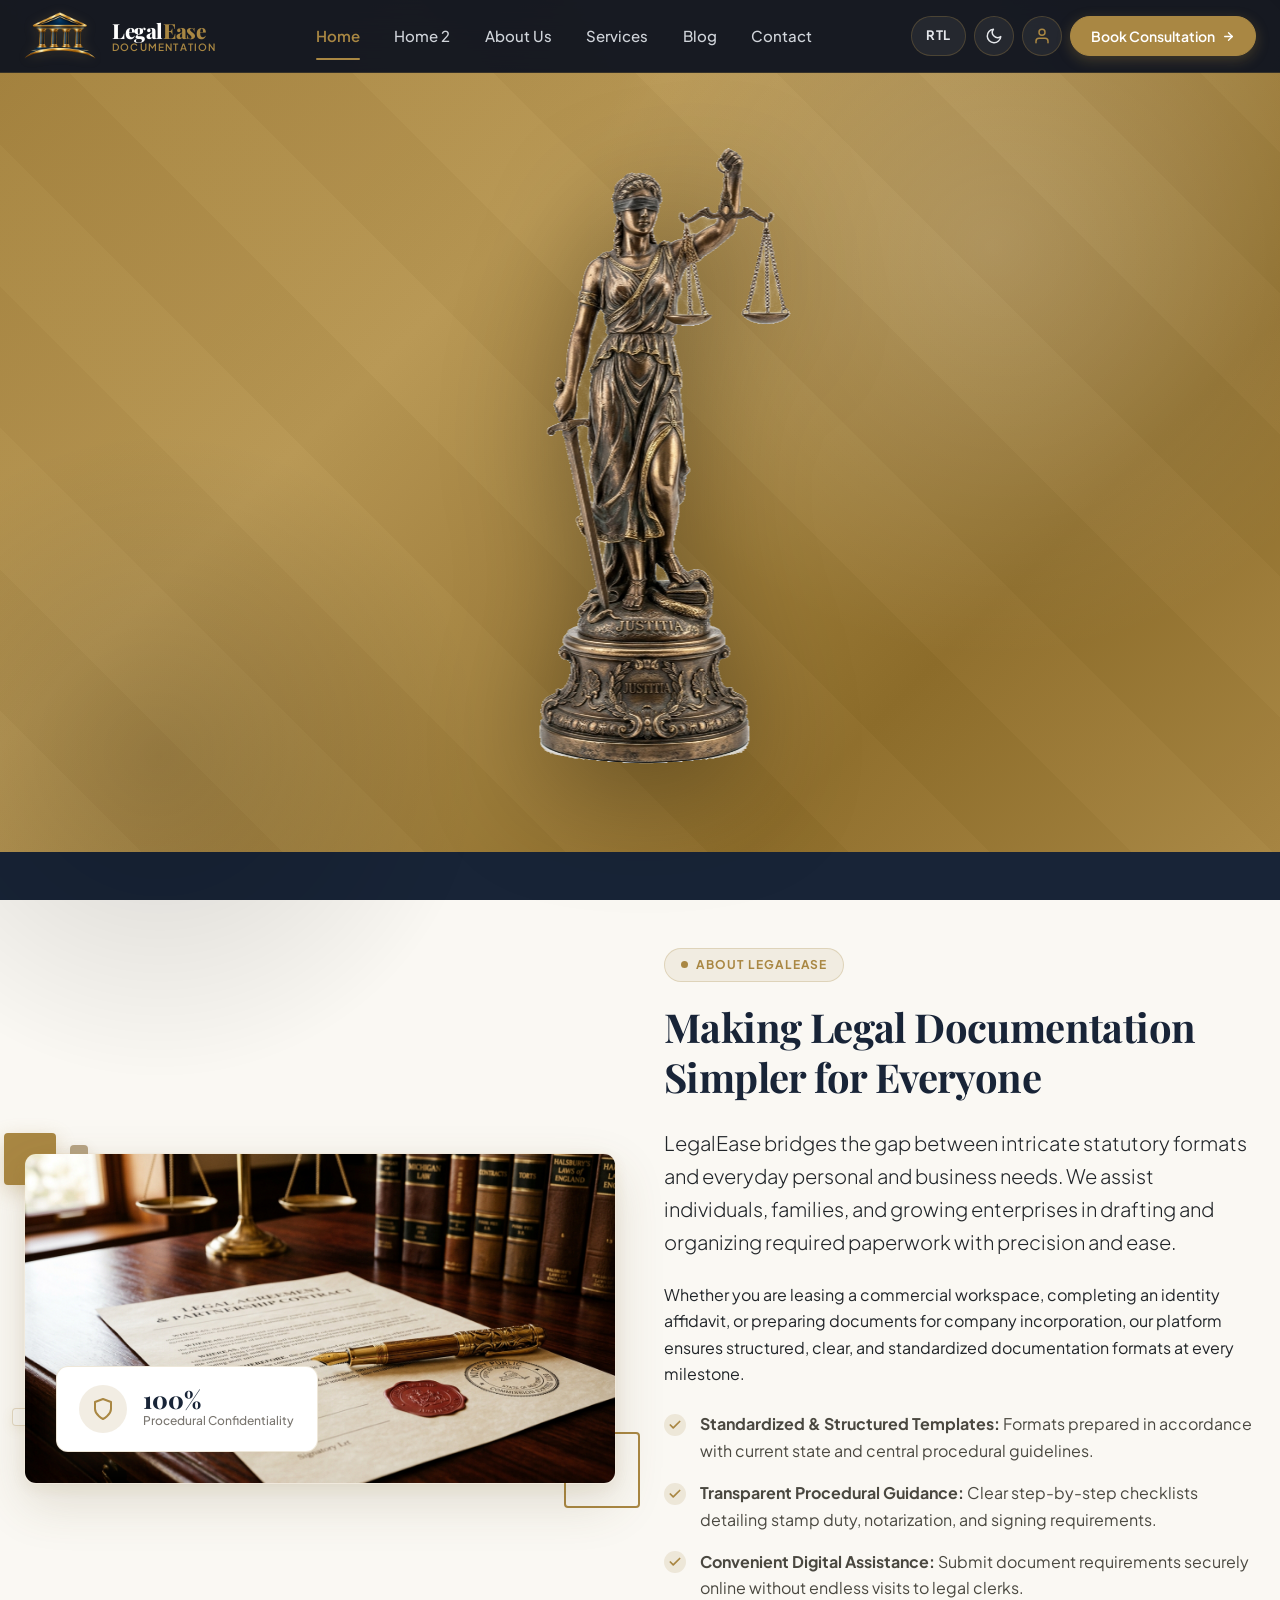
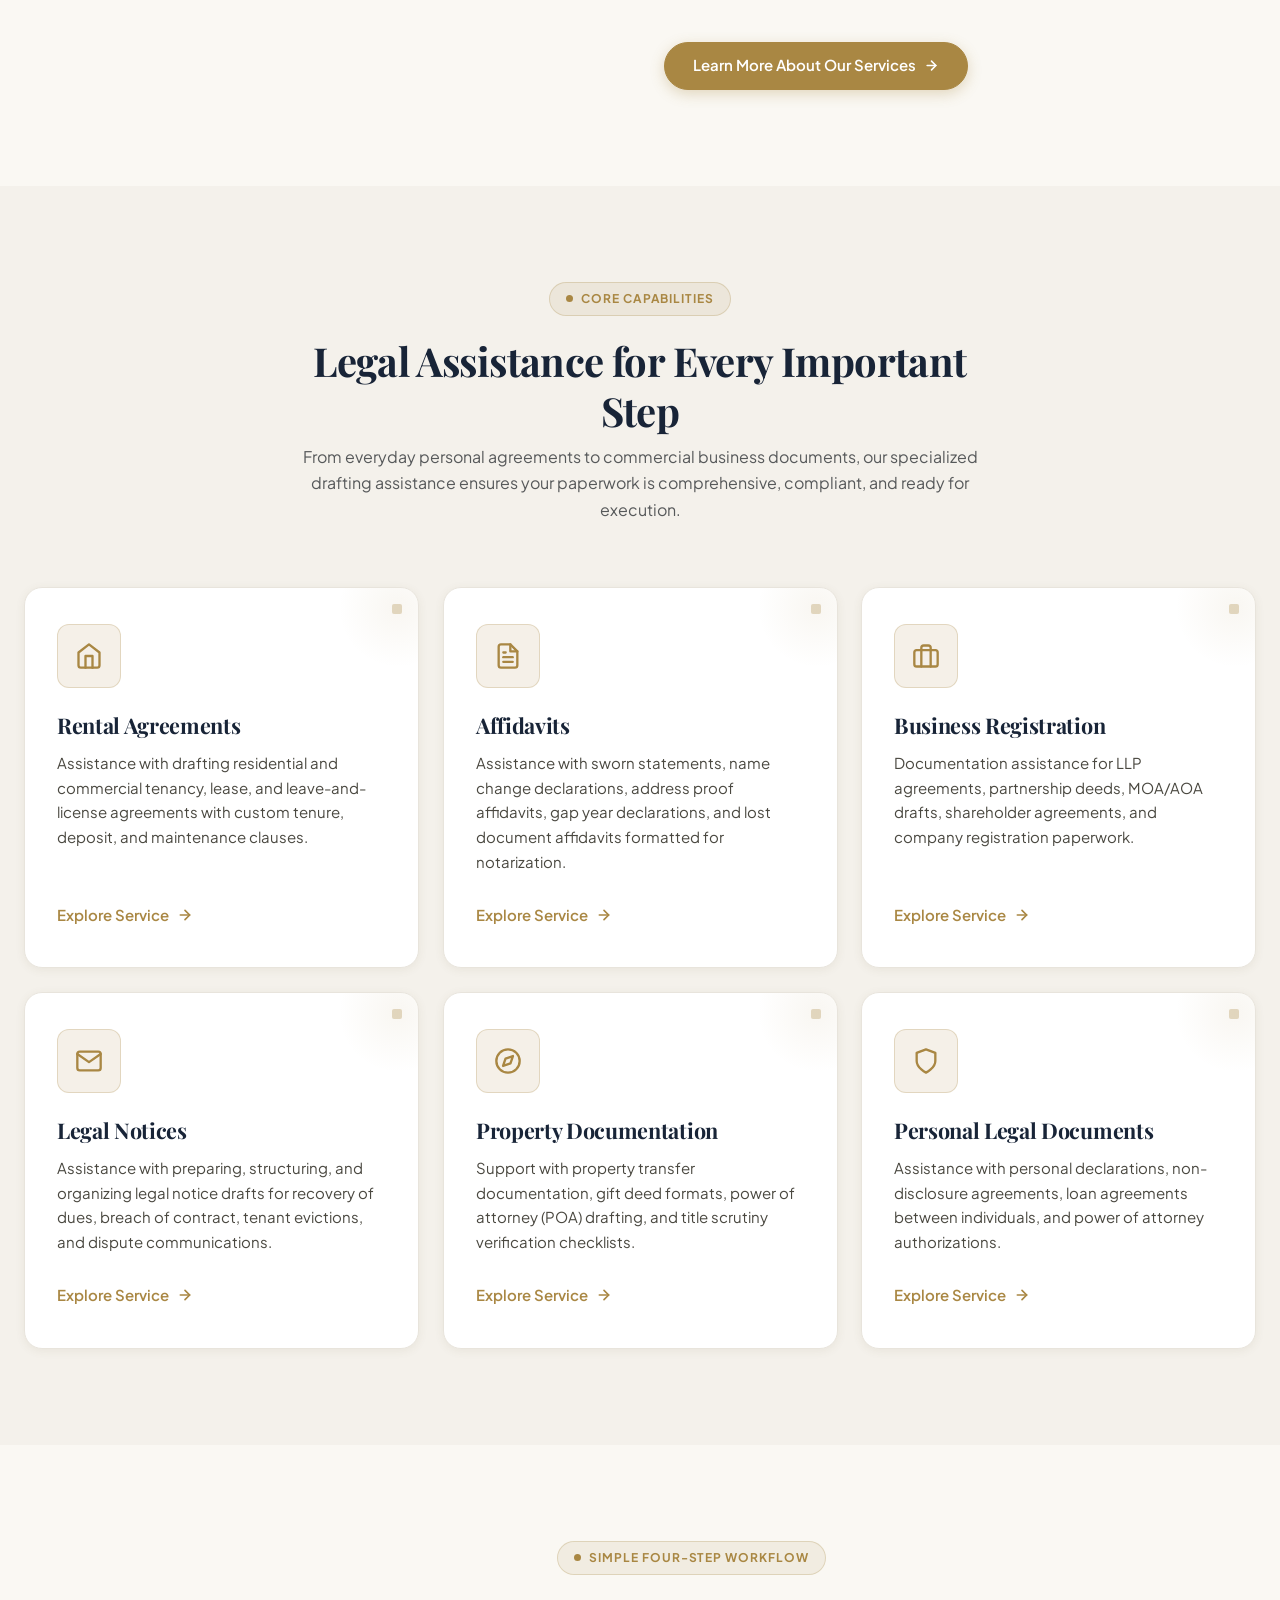
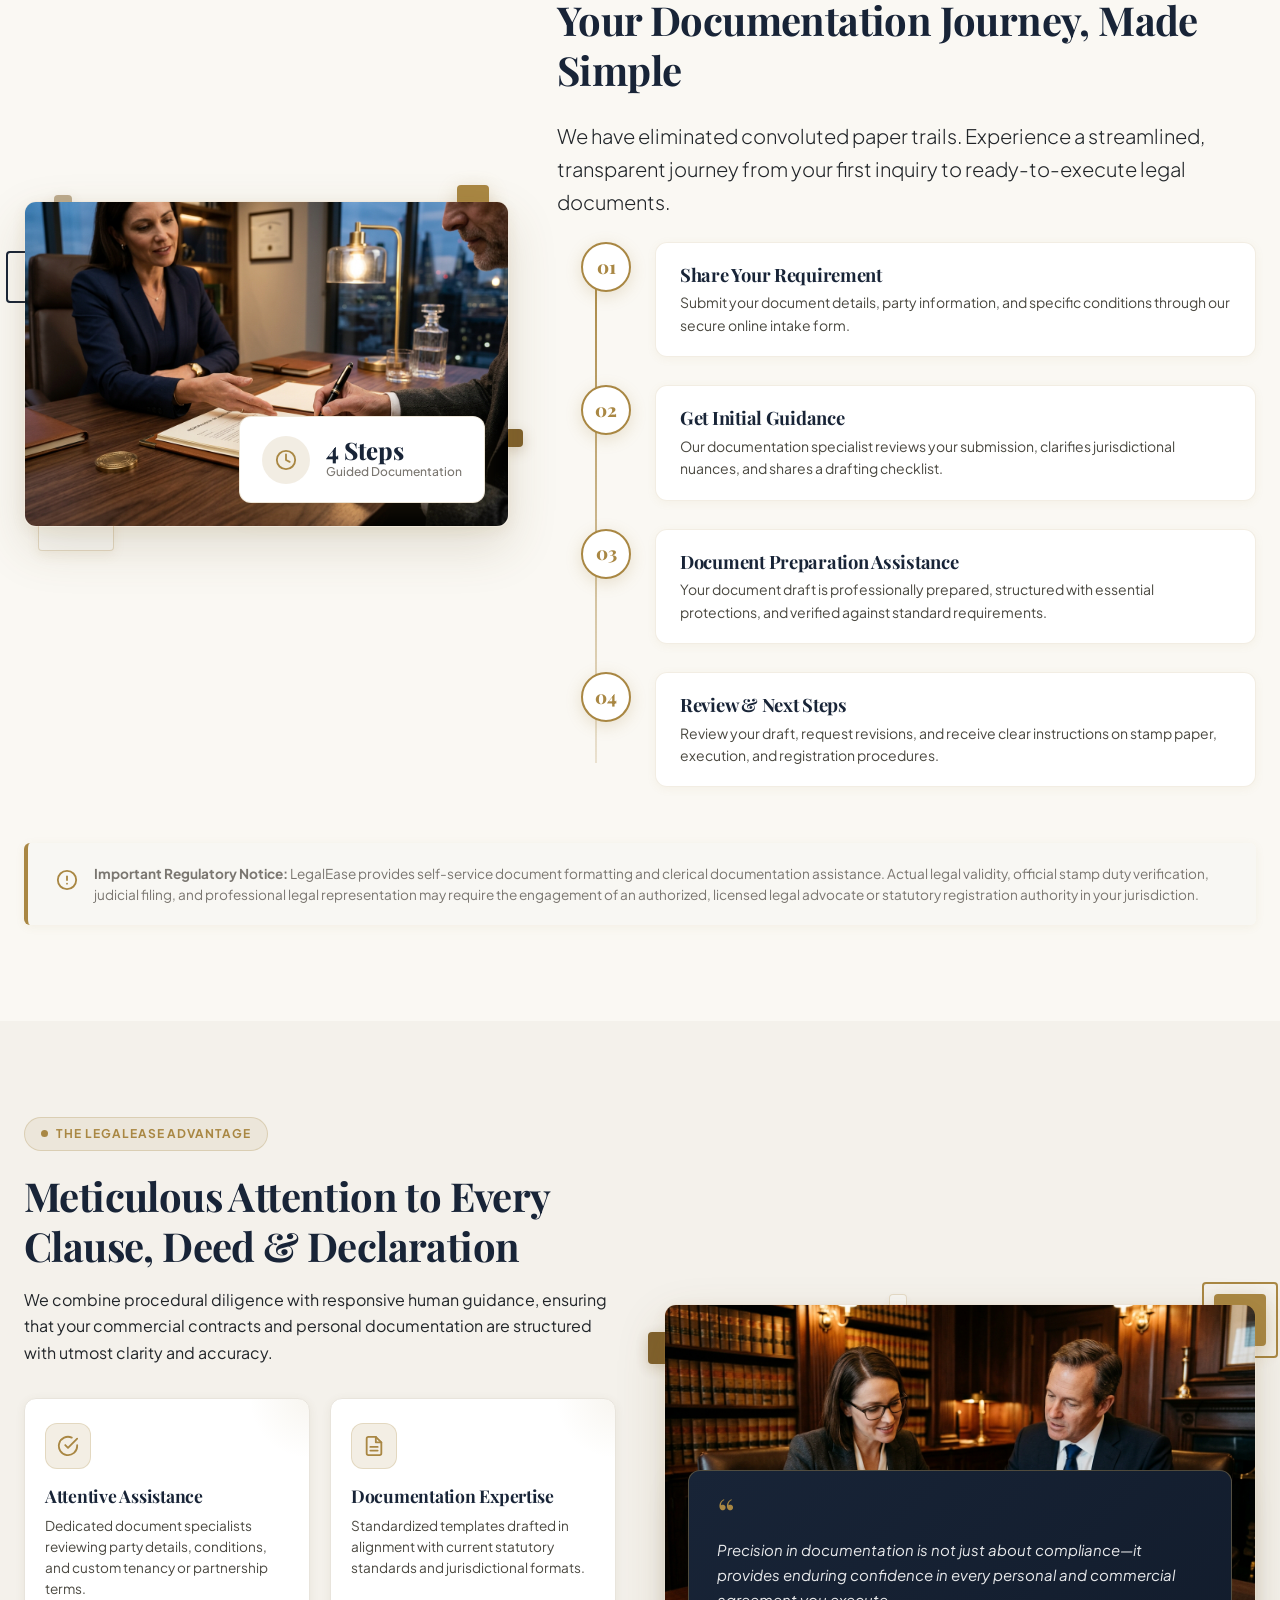
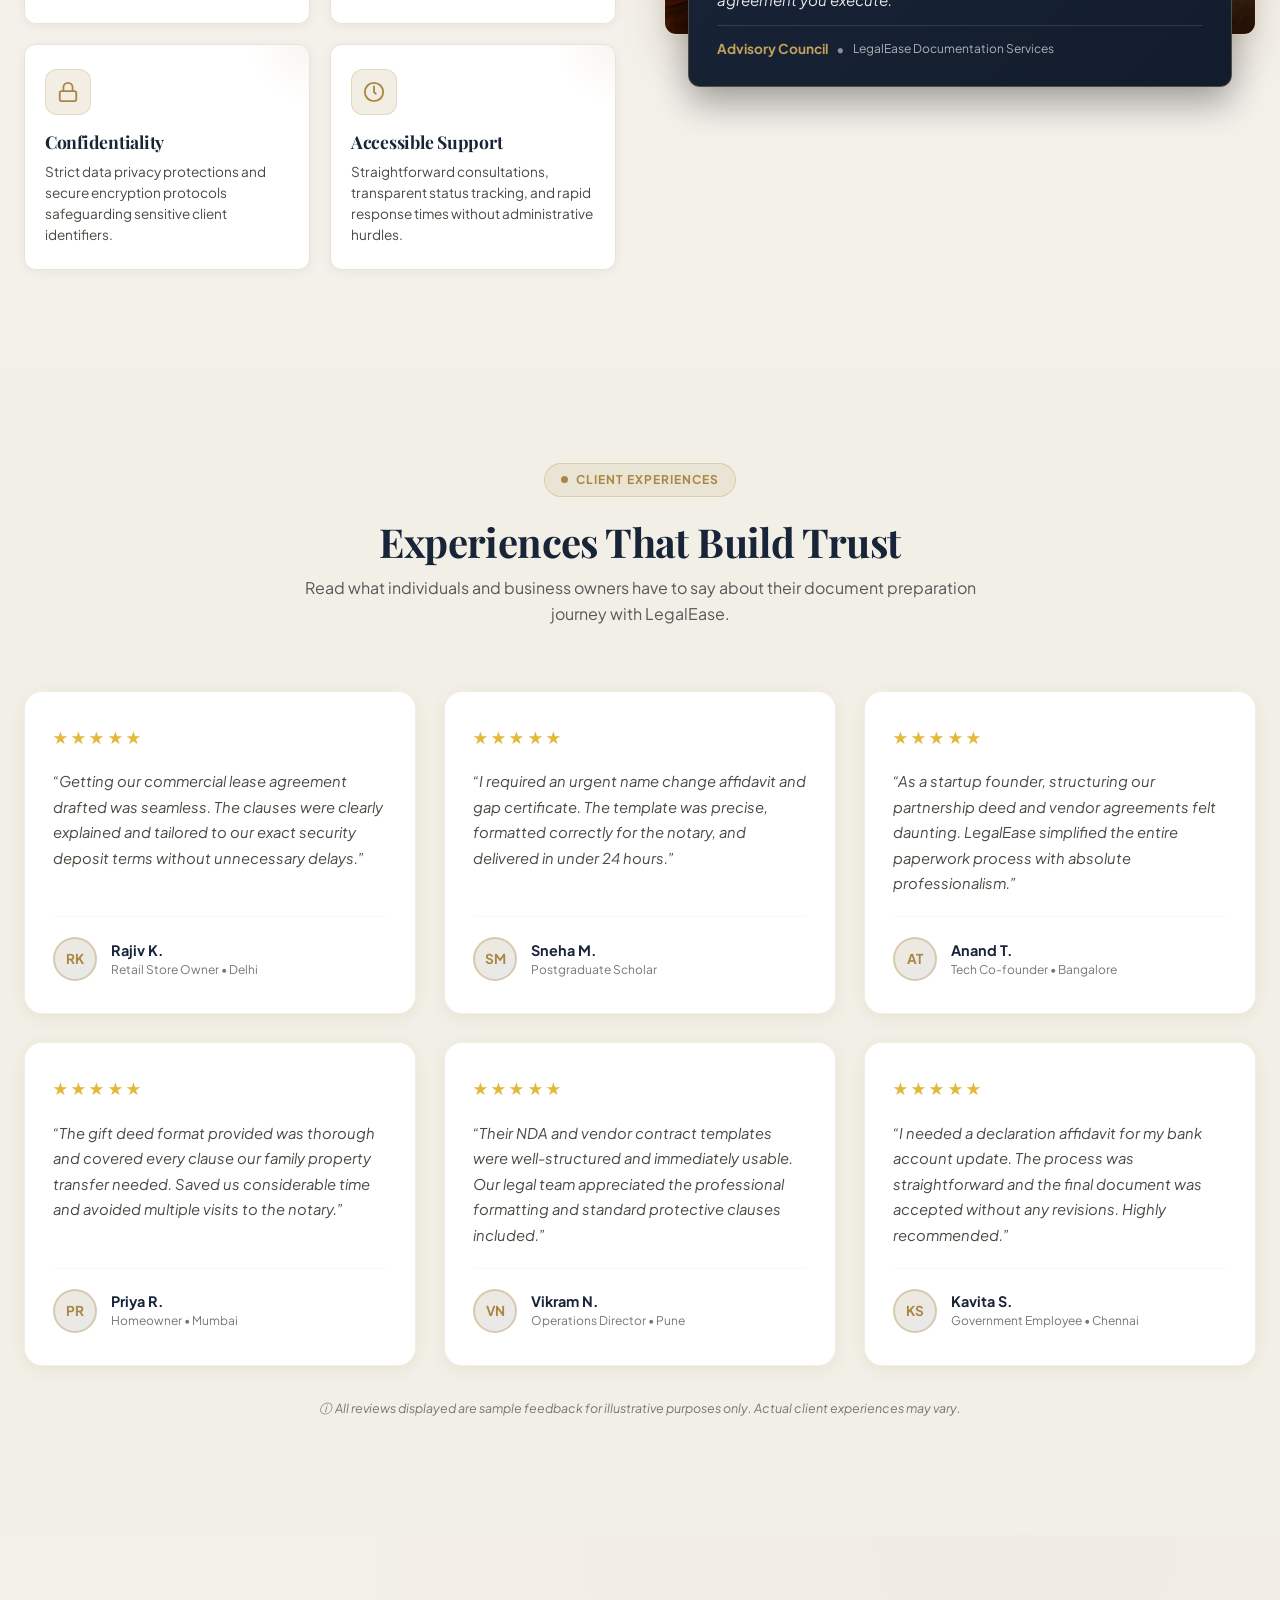
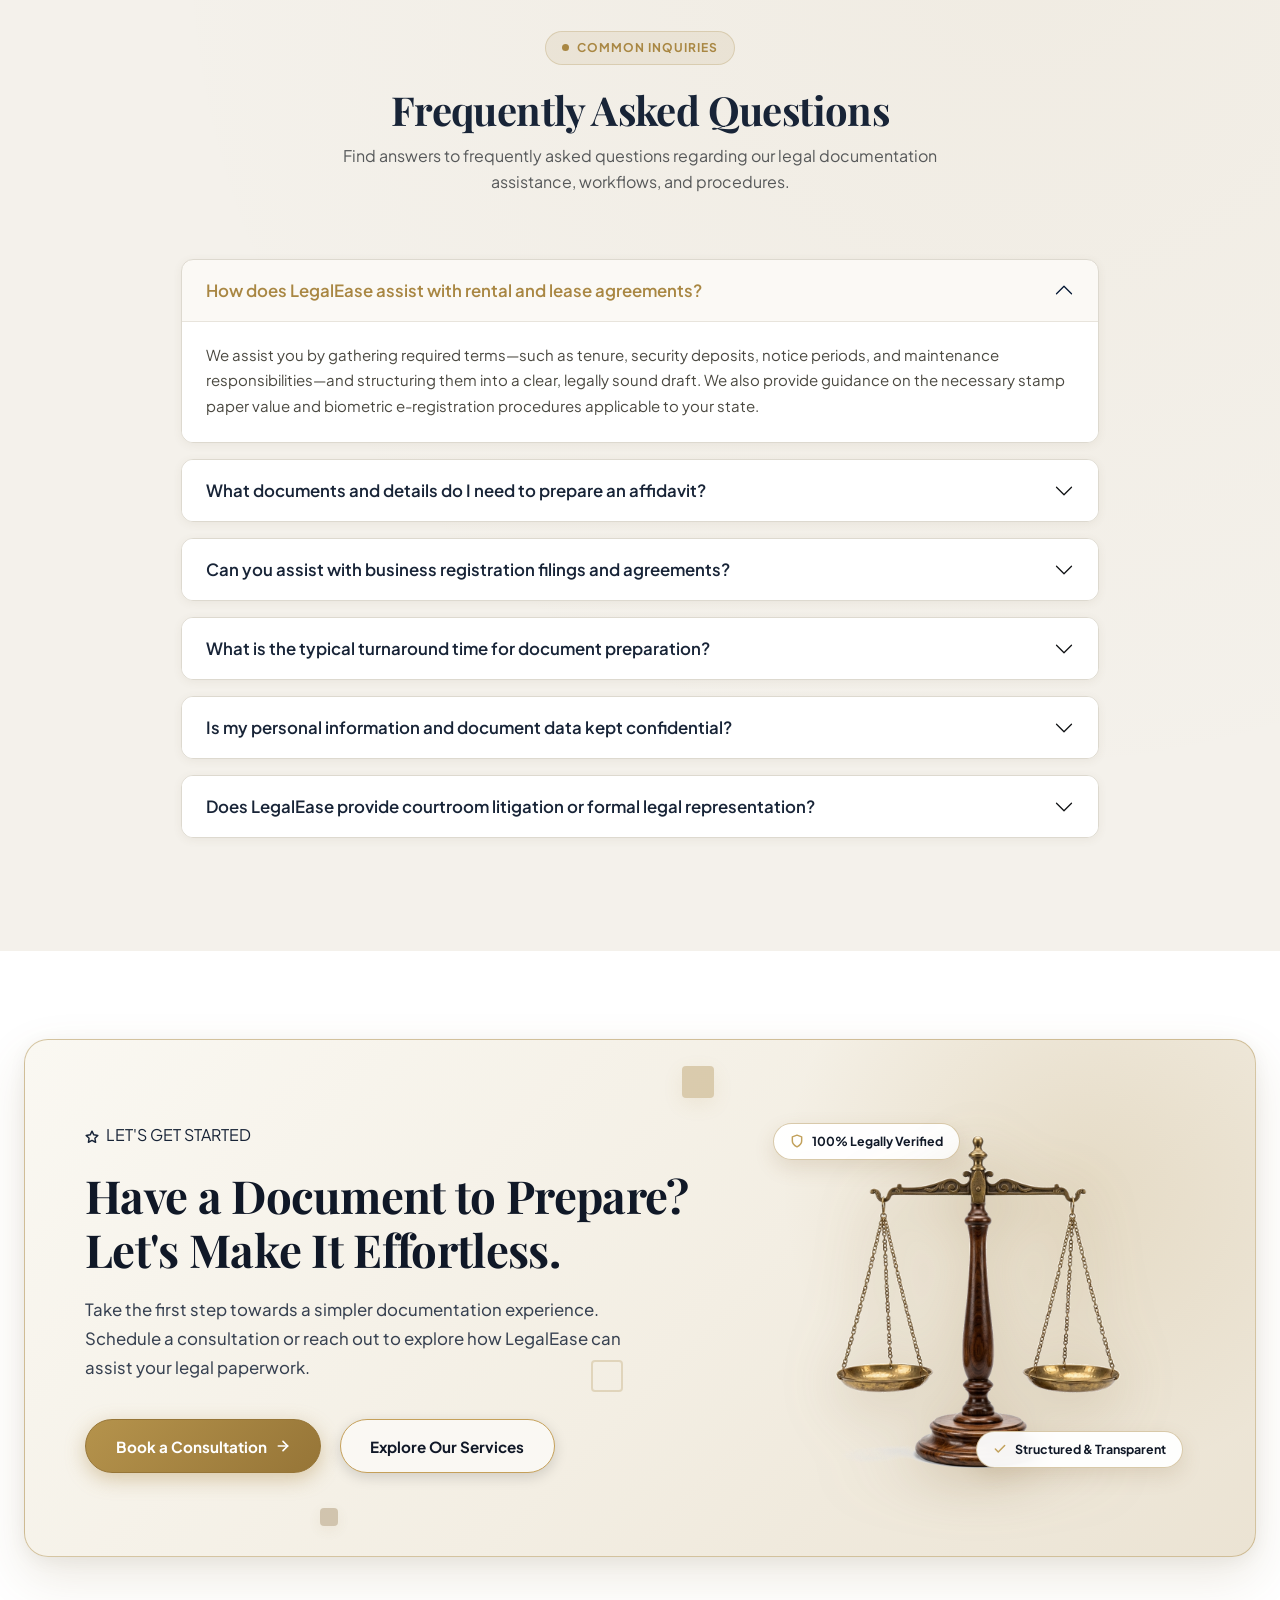
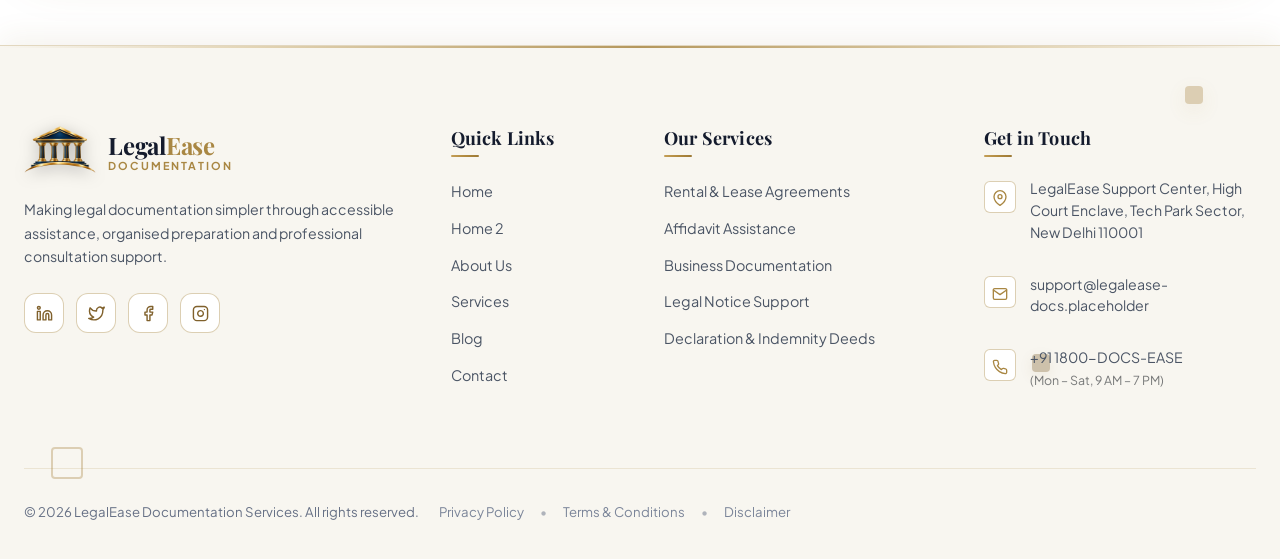
<file: index.html>
<!DOCTYPE html>
<html lang="en" dir="ltr" data-theme="light" data-bs-theme="light">

<head>
  <meta charset="UTF-8">
  <meta name="viewport" content="width=device-width, initial-scale=1.0">
  <meta http-equiv="X-UA-Compatible" content="ie=edge">

  <title>LegalEase – Modern Legal Documentation &amp; Consultation Services</title>
  <meta name="description"
    content="Navigate your legal documentation needs with clarity and confidence. Professional document assistance, rental agreements, affidavits, and business registration support.">
  <meta name="keywords"
    content="legal documentation, rental agreement, affidavits, business registration, legal notices, property documentation">

  <!-- Favicon & Brand Icons -->
  <link rel="icon" type="image/png" sizes="32x32" href="assets/icons/favicon-32x32.png">
  <link rel="icon" type="image/png" sizes="48x48" href="assets/icons/favicon-48x48.png">
  <link rel="icon" type="image/png" href="assets/icons/icon.png">
  <link rel="apple-touch-icon" sizes="192x192" href="assets/icons/favicon-192x192.png">

  <!-- Google Fonts: Playfair Display & Plus Jakarta Sans -->
  <link rel="preconnect" href="https://fonts.googleapis.com">
  <link rel="preconnect" href="https://fonts.gstatic.com" crossorigin>
  <link
    href="https://fonts.googleapis.com/css2?family=Playfair+Display:ital,wght@0,500;0,600;0,700;0,800;1,600&family=Plus+Jakarta+Sans:wght@300;400;500;600;700;800&display=swap"
    rel="stylesheet">

  <!-- Bootstrap 5 CSS -->
  <link href="https://cdn.jsdelivr.net/npm/bootstrap@5.3.3/dist/css/bootstrap.min.css" rel="stylesheet"
    integrity="sha384-QWTKZyjpPEjISv5WaRU9OFeRpok6YctnYmDr5pNlyT2bRjXh0JMhjY6hW+ALEwIH" crossorigin="anonymous">

  <!-- Custom Stylesheets -->
  <link rel="stylesheet" href="css/style.css">
  <link rel="stylesheet" href="css/components/cta.css">
  <!-- Reusable Shared Footer Styles -->
  <link rel="stylesheet" href="css/components/footer.css">
  <link rel="stylesheet" href="css/responsive.css">
</head>

<body>

  <!-- Reusable Navigation Bar Placeholder (Injected via js/navbar.js) -->
  <header id="main-navbar-container"></header>

  <!-- =========================================================================
       SECTION 1: HERO SECTION – Cinematic Two-Column Layout
       ========================================================================= -->

  <!-- Cinematic Fullscreen Backdrop (Stage 1 Dark Navy Background) -->
  <div class="hero-cinematic-backdrop" id="heroCinematicBackdrop" aria-hidden="true"></div>

  <section class="hero-wrapper" id="hero">
    <div class="hero-diagonal-overlay"></div>
    <div class="container container-custom">
      <!-- Main Floating Off-White Container -->
      <div class="hero-main-card">
        <div class="row align-items-center g-4 g-xl-5">

          <!-- LEFT: Text Content (Staggered continuous reveal during image flight) -->
          <div class="col-lg-6 col-xl-7 hero-left-content" id="heroTextContent">
            <div class="eyebrow-badge hero-reveal-item" id="heroEyebrow">
              <span class="pulse-dot"></span>
              <span>Trusted Legal Documentation</span>
            </div>

            <h1 class="hero-headline hero-reveal-item" id="heroHeadline">
              Legal Clarity.<br>
              Simplified Documents.<br>
              <span class="headline-gold">Confidence in Every Step.</span>
            </h1>

            <p class="hero-subheading hero-reveal-item" id="heroSubheading">
              Navigate your legal documentation needs with clarity and confidence. LegalEase makes document assistance
              and consultation services more accessible, simple and convenient.
            </p>

            <div class="hero-cta-group hero-reveal-item" id="heroCtaGroup">
              <a href="#consultationModal" class="btn btn-primary-custom" data-bs-toggle="modal"
                data-bs-target="#consultationModal">
                <span>Book a Consultation</span>
                <svg width="15" height="15" viewBox="0 0 24 24" fill="none" stroke="currentColor" stroke-width="2.5"
                  stroke-linecap="round" stroke-linejoin="round" class="cta-arrow">
                  <line x1="5" y1="12" x2="19" y2="12"></line>
                  <polyline points="12 5 19 12 12 19"></polyline>
                </svg>
              </a>
              <a href="#services" class="btn btn-secondary-custom">
                <span>Explore Services</span>
                <svg width="15" height="15" viewBox="0 0 24 24" fill="none" stroke="currentColor" stroke-width="2"
                  stroke-linecap="round" stroke-linejoin="round">
                  <path d="M7 17l9.2-9.2M17 17V7H7"></path>
                </svg>
              </a>
            </div>

            <!-- Partner Logo Bar -->
            <div class="hero-partners hero-reveal-item" id="heroPartners">
              <div class="hero-partners-label">Institutional &amp; Verification Partners</div>
              <div class="partner-logo-list">
                <div class="partner-logo-item" title="FactFix Verification">
                  <svg width="18" height="18" viewBox="0 0 24 24" fill="none" stroke="currentColor" stroke-width="2"
                    stroke-linecap="round" stroke-linejoin="round">
                    <polygon points="12 2 2 7 12 12 22 7 12 2"></polygon>
                    <polyline points="2 17 12 22 22 17"></polyline>
                    <polyline points="2 12 12 17 22 12"></polyline>
                  </svg>
                  <span>FactFix</span>
                </div>
                <div class="partner-logo-item" title="Probiz Enterprise">
                  <svg width="18" height="18" viewBox="0 0 24 24" fill="none" stroke="currentColor" stroke-width="2"
                    stroke-linecap="round" stroke-linejoin="round">
                    <rect x="2" y="7" width="20" height="14" rx="2" ry="2"></rect>
                    <path d="M16 21V5a2 2 0 0 0-2-2h-4a2 2 0 0 0-2 2v16"></path>
                  </svg>
                  <span>Pr&#243;biz</span>
                </div>
                <div class="partner-logo-item" title="MeetHub Collaborative">
                  <svg width="18" height="18" viewBox="0 0 24 24" fill="none" stroke="currentColor" stroke-width="2"
                    stroke-linecap="round" stroke-linejoin="round">
                    <path d="M17 21v-2a4 4 0 0 0-4-4H5a4 4 0 0 0-4 4v2"></path>
                    <circle cx="9" cy="7" r="4"></circle>
                    <path d="M23 21v-2a4 4 0 0 0-3-3.87"></path>
                    <path d="M16 3.13a4 4 0 0 1 0 7.75"></path>
                  </svg>
                  <span>MeetHub</span>
                </div>
              </div>
            </div>
          </div>

          <!-- RIGHT: Lady Justice Image – Continuous Single Element Transition -->
          <div class="col-lg-6 col-xl-5 hero-statue-col" id="heroStatueCol">
            <div class="statue-container">
              <!-- Geometric cluster accents (revealed after arrival) -->
              <div class="geo-decoration-group hero-geo-reveal" id="heroStatueGeo">
                <span class="geo-square geo-square-gold geo-square-sm" style="top:-16px;right:20px;"></span>
                <span class="geo-square geo-square-outline geo-square-md" style="top:40px;right:-20px;"></span>
                <span class="geo-square geo-square-bronze geo-square-xs" style="top:10px;right:56px;opacity:0.6;"></span>
                <span class="geo-square geo-square-light geo-square-sm" style="bottom:60px;left:-14px;"></span>
                <span class="geo-square geo-square-outline geo-square-sm" style="bottom:-16px;right:50px;"></span>
              </div>
              <!-- Dedicated Single-Element Motion Wrap -->
              <div class="statue-motion-wrap" id="statueMotionWrap">
                <img src="assets/images/lady-justice-statue.png"
                     alt="Lady Justice bronze statue with scales and sword"
                     class="statue-img" id="heroStatueImg"
                     width="420" height="580" loading="eager">
              </div>
            </div>
          </div>

        </div>
      </div>
    </div>
  </section>

  <!-- =========================================================================
       SECTION 2: ABOUT / INTRODUCTION (Asymmetric with Floating Geometric Squares)
       ========================================================================= -->
  <section class="about-section section-spacing" id="about">
    <div class="container container-custom">
      <div class="row align-items-center g-5">
        <!-- Visual Column with Floating Geometric Squares -->
        <div class="col-lg-6 about-img-col reveal-on-scroll">
          <div class="editorial-image-wrapper">
            <!-- Floating Geometric Square Decorations – COMPOSITION 1: Corner Cluster -->
            <div class="geo-decoration-group">
              <!-- Primary gold corner anchor -->
              <span class="geo-square geo-square-gold geo-square-md" style="top: -20px; left: -20px;"></span>
              <!-- Two smaller bronze squares staggered -->
              <span class="geo-square geo-square-bronze geo-square-sm"
                style="top: 28px; left: 18px; opacity: 0.72;"></span>
              <span class="geo-square geo-square-bronze geo-square-xs"
                style="top: -8px; left: 46px; opacity: 0.55;"></span>
              <!-- Right-side large outlined depth square -->
              <span class="geo-square geo-square-outline geo-square-lg" style="bottom: -24px; right: -24px;"></span>
              <!-- Navy accent bottom-right -->
              <span class="geo-square geo-square-navy geo-square-sm"
                style="bottom: 30px; right: 8px; opacity: 0.45;"></span>
              <!-- Off-white floating left -->
              <span class="geo-square geo-square-light geo-square-xs" style="bottom: 58px; left: -12px;"></span>
            </div>

            <img src="assets/images/about-legal-document.jpg"
              alt="Official legal contract document with fountain pen and balance scale" class="editorial-img"
              width="600" height="480" loading="lazy">

            <div class="about-floating-badge">
              <div class="badge-icon-box">
                <svg width="24" height="24" viewBox="0 0 24 24" fill="none" stroke="currentColor" stroke-width="2"
                  stroke-linecap="round" stroke-linejoin="round">
                  <path d="M12 22s8-4 8-10V5l-8-3-8 3v7c0 6 8 10 8 10z"></path>
                </svg>
              </div>
              <div class="about-badge-text">
                <span class="about-badge-number">100%</span>
                <span class="about-badge-label">Procedural Confidentiality</span>
              </div>
            </div>
          </div>
        </div>

        <!-- Content Column -->
        <div class="col-lg-6 reveal-on-scroll">
          <div class="eyebrow-badge">
            <span class="pulse-dot"></span>
            <span>About LegalEase</span>
          </div>

          <h2 class="display-6 font-serif mb-4">
            Making Legal Documentation Simpler for Everyone
          </h2>

          <p class="lead text-body mb-4">
            LegalEase bridges the gap between intricate statutory formats and everyday personal and business needs. We
            assist individuals, families, and growing enterprises in drafting and organizing required paperwork with
            precision and ease.
          </p>

          <p class="text-body mb-4">
            Whether you are leasing a commercial workspace, completing an identity affidavit, or preparing documents for
            company incorporation, our platform ensures structured, clear, and standardized documentation formats at
            every milestone.
          </p>

          <ul class="about-feature-list">
            <li class="about-feature-item">
              <span class="about-check-icon">
                <svg width="14" height="14" viewBox="0 0 24 24" fill="none" stroke="currentColor" stroke-width="3"
                  stroke-linecap="round" stroke-linejoin="round">
                  <polyline points="20 6 9 17 4 12"></polyline>
                </svg>
              </span>
              <div>
                <strong>Standardized &amp; Structured Templates:</strong> Formats prepared in accordance with current
                state and central procedural guidelines.
              </div>
            </li>
            <li class="about-feature-item">
              <span class="about-check-icon">
                <svg width="14" height="14" viewBox="0 0 24 24" fill="none" stroke="currentColor" stroke-width="3"
                  stroke-linecap="round" stroke-linejoin="round">
                  <polyline points="20 6 9 17 4 12"></polyline>
                </svg>
              </span>
              <div>
                <strong>Transparent Procedural Guidance:</strong> Clear step-by-step checklists detailing stamp duty,
                notarization, and signing requirements.
              </div>
            </li>
            <li class="about-feature-item">
              <span class="about-check-icon">
                <svg width="14" height="14" viewBox="0 0 24 24" fill="none" stroke="currentColor" stroke-width="3"
                  stroke-linecap="round" stroke-linejoin="round">
                  <polyline points="20 6 9 17 4 12"></polyline>
                </svg>
              </span>
              <div>
                <strong>Convenient Digital Assistance:</strong> Submit document requirements securely online without
                endless visits to legal clerks.
              </div>
            </li>
          </ul>

          <div class="d-flex align-items-center gap-3 pt-2">
            <a href="#services" class="btn btn-primary-custom">
              <span>Learn More About Our Services</span>
              <svg width="15" height="15" viewBox="0 0 24 24" fill="none" stroke="currentColor" stroke-width="2.5"
                stroke-linecap="round" stroke-linejoin="round" class="cta-arrow">
                <line x1="5" y1="12" x2="19" y2="12"></line>
                <polyline points="12 5 19 12 12 19"></polyline>
              </svg>
            </a>
          </div>
        </div>
      </div>
    </div>
  </section>

  <!-- =========================================================================
       SECTION 3: SERVICES OVERVIEW (6 Cards with Refined Geometric Accents)
       ========================================================================= -->
  <section class="services-section section-spacing" id="services">
    <div class="container container-custom">
      <div class="section-header-center reveal-on-scroll">
        <div class="eyebrow-badge">
          <span class="pulse-dot"></span>
          <span>Core Capabilities</span>
        </div>
        <h2 class="display-6 font-serif">
          Legal Assistance for Every Important Step
        </h2>
        <p class="text-muted">
          From everyday personal agreements to commercial business documents, our specialized drafting assistance
          ensures your paperwork is comprehensive, compliant, and ready for execution.
        </p>
      </div>

      <div class="row g-4">
        <!-- Card 1: Rental Agreements -->
        <div class="col-md-6 col-lg-4 reveal-on-scroll">
          <div class="service-card">
            <span class="service-card-corner-badge" aria-hidden="true"></span>
            <div>
              <div class="service-icon-box">
                <svg width="28" height="28" viewBox="0 0 24 24" fill="none" stroke="currentColor" stroke-width="2"
                  stroke-linecap="round" stroke-linejoin="round">
                  <path d="M3 9l9-7 9 7v11a2 2 0 0 1-2 2H5a2 2 0 0 1-2-2z"></path>
                  <polyline points="9 22 9 12 15 12 15 22"></polyline>
                </svg>
              </div>
              <h3 class="service-title">Rental Agreements</h3>
              <p class="service-desc">
                Assistance with drafting residential and commercial tenancy, lease, and leave-and-license agreements
                with custom tenure, deposit, and maintenance clauses.
              </p>
            </div>
            <a href="#consultationModal" data-bs-toggle="modal" class="btn-text-custom">
              <span>Explore Service</span>
              <svg width="16" height="16" viewBox="0 0 24 24" fill="none" stroke="currentColor" stroke-width="2.5"
                stroke-linecap="round" stroke-linejoin="round">
                <line x1="5" y1="12" x2="19" y2="12"></line>
                <polyline points="12 5 19 12 12 19"></polyline>
              </svg>
            </a>
          </div>
        </div>

        <!-- Card 2: Affidavits -->
        <div class="col-md-6 col-lg-4 reveal-on-scroll">
          <div class="service-card">
            <span class="service-card-corner-badge" aria-hidden="true"></span>
            <div>
              <div class="service-icon-box">
                <svg width="28" height="28" viewBox="0 0 24 24" fill="none" stroke="currentColor" stroke-width="2"
                  stroke-linecap="round" stroke-linejoin="round">
                  <path d="M14 2H6a2 2 0 0 0-2 2v16a2 2 0 0 0 2 2h12a2 2 0 0 0 2-2V8z"></path>
                  <polyline points="14 2 14 8 20 8"></polyline>
                  <line x1="16" y1="13" x2="8" y2="13"></line>
                  <line x1="16" y1="17" x2="8" y2="17"></line>
                  <polyline points="10 9 9 9 8 9"></polyline>
                </svg>
              </div>
              <h3 class="service-title">Affidavits</h3>
              <p class="service-desc">
                Assistance with sworn statements, name change declarations, address proof affidavits, gap year
                declarations, and lost document affidavits formatted for notarization.
              </p>
            </div>
            <a href="#consultationModal" data-bs-toggle="modal" class="btn-text-custom">
              <span>Explore Service</span>
              <svg width="16" height="16" viewBox="0 0 24 24" fill="none" stroke="currentColor" stroke-width="2.5"
                stroke-linecap="round" stroke-linejoin="round">
                <line x1="5" y1="12" x2="19" y2="12"></line>
                <polyline points="12 5 19 12 12 19"></polyline>
              </svg>
            </a>
          </div>
        </div>

        <!-- Card 3: Business Registration -->
        <div class="col-md-6 col-lg-4 reveal-on-scroll">
          <div class="service-card">
            <span class="service-card-corner-badge" aria-hidden="true"></span>
            <div>
              <div class="service-icon-box">
                <svg width="28" height="28" viewBox="0 0 24 24" fill="none" stroke="currentColor" stroke-width="2"
                  stroke-linecap="round" stroke-linejoin="round">
                  <rect x="2" y="7" width="20" height="14" rx="2" ry="2"></rect>
                  <path d="M16 21V5a2 2 0 0 0-2-2h-4a2 2 0 0 0-2 2v16"></path>
                </svg>
              </div>
              <h3 class="service-title">Business Registration</h3>
              <p class="service-desc">
                Documentation assistance for LLP agreements, partnership deeds, MOA/AOA drafts, shareholder agreements,
                and company registration paperwork.
              </p>
            </div>
            <a href="#consultationModal" data-bs-toggle="modal" class="btn-text-custom">
              <span>Explore Service</span>
              <svg width="16" height="16" viewBox="0 0 24 24" fill="none" stroke="currentColor" stroke-width="2.5"
                stroke-linecap="round" stroke-linejoin="round">
                <line x1="5" y1="12" x2="19" y2="12"></line>
                <polyline points="12 5 19 12 12 19"></polyline>
              </svg>
            </a>
          </div>
        </div>

        <!-- Card 4: Legal Notices -->
        <div class="col-md-6 col-lg-4 reveal-on-scroll">
          <div class="service-card">
            <span class="service-card-corner-badge" aria-hidden="true"></span>
            <div>
              <div class="service-icon-box">
                <svg width="28" height="28" viewBox="0 0 24 24" fill="none" stroke="currentColor" stroke-width="2"
                  stroke-linecap="round" stroke-linejoin="round">
                  <path d="M4 4h16c1.1 0 2 .9 2 2v12c0 1.1-.9 2-2 2H4c-1.1 0-2-.9-2-2V6c0-1.1.9-2 2-2z"></path>
                  <polyline points="22,6 12,13 2,6"></polyline>
                </svg>
              </div>
              <h3 class="service-title">Legal Notices</h3>
              <p class="service-desc">
                Assistance with preparing, structuring, and organizing legal notice drafts for recovery of dues, breach
                of contract, tenant evictions, and dispute communications.
              </p>
            </div>
            <a href="#consultationModal" data-bs-toggle="modal" class="btn-text-custom">
              <span>Explore Service</span>
              <svg width="16" height="16" viewBox="0 0 24 24" fill="none" stroke="currentColor" stroke-width="2.5"
                stroke-linecap="round" stroke-linejoin="round">
                <line x1="5" y1="12" x2="19" y2="12"></line>
                <polyline points="12 5 19 12 12 19"></polyline>
              </svg>
            </a>
          </div>
        </div>

        <!-- Card 5: Property Documentation -->
        <div class="col-md-6 col-lg-4 reveal-on-scroll">
          <div class="service-card">
            <span class="service-card-corner-badge" aria-hidden="true"></span>
            <div>
              <div class="service-icon-box">
                <svg width="28" height="28" viewBox="0 0 24 24" fill="none" stroke="currentColor" stroke-width="2"
                  stroke-linecap="round" stroke-linejoin="round">
                  <circle cx="12" cy="12" r="10"></circle>
                  <polygon points="16.24 7.76 14.12 14.12 7.76 16.24 9.88 9.88 16.24 7.76"></polygon>
                </svg>
              </div>
              <h3 class="service-title">Property Documentation</h3>
              <p class="service-desc">
                Support with property transfer documentation, gift deed formats, power of attorney (POA) drafting, and
                title scrutiny verification checklists.
              </p>
            </div>
            <a href="#consultationModal" data-bs-toggle="modal" class="btn-text-custom">
              <span>Explore Service</span>
              <svg width="16" height="16" viewBox="0 0 24 24" fill="none" stroke="currentColor" stroke-width="2.5"
                stroke-linecap="round" stroke-linejoin="round">
                <line x1="5" y1="12" x2="19" y2="12"></line>
                <polyline points="12 5 19 12 12 19"></polyline>
              </svg>
            </a>
          </div>
        </div>

        <!-- Card 6: Personal Legal Documents -->
        <div class="col-md-6 col-lg-4 reveal-on-scroll">
          <div class="service-card">
            <span class="service-card-corner-badge" aria-hidden="true"></span>
            <div>
              <div class="service-icon-box">
                <svg width="28" height="28" viewBox="0 0 24 24" fill="none" stroke="currentColor" stroke-width="2"
                  stroke-linecap="round" stroke-linejoin="round">
                  <path d="M12 22s8-4 8-10V5l-8-3-8 3v7c0 6 8 10 8 10z"></path>
                </svg>
              </div>
              <h3 class="service-title">Personal Legal Documents</h3>
              <p class="service-desc">
                Assistance with personal declarations, non-disclosure agreements, loan agreements between individuals,
                and power of attorney authorizations.
              </p>
            </div>
            <a href="#consultationModal" data-bs-toggle="modal" class="btn-text-custom">
              <span>Explore Service</span>
              <svg width="16" height="16" viewBox="0 0 24 24" fill="none" stroke="currentColor" stroke-width="2.5"
                stroke-linecap="round" stroke-linejoin="round">
                <line x1="5" y1="12" x2="19" y2="12"></line>
                <polyline points="12 5 19 12 12 19"></polyline>
              </svg>
            </a>
          </div>
        </div>
      </div>
    </div>
  </section>

  <!-- =========================================================================
       SECTION 4: HOW IT WORKS (Editorial Side-by-Side Timeline)
       ========================================================================= -->
  <section class="how-it-works-section section-spacing" id="how-it-works">
    <div class="container container-custom">
      <div class="row align-items-center g-5">
        <!-- Supporting Editorial Photo Column (Left) -->
        <div class="col-lg-5 reveal-on-scroll">
          <div class="editorial-image-wrapper">
            <!-- Floating Geometric Squares – COMPOSITION 2: Offset Grid -->
            <div class="geo-decoration-group">
              <!-- Top-right gold anchor -->
              <span class="geo-square geo-square-gold geo-square-sm" style="top: -16px; right: 20px;"></span>
              <!-- Secondary gold offset -->
              <span class="geo-square geo-square-gold geo-square-xs"
                style="top: 10px; right: 56px; opacity: 0.55;"></span>
              <!-- Left-side navy outlined square -->
              <span class="geo-square geo-square-outline-navy geo-square-md" style="top: 50px; left: -18px;"></span>
              <!-- Bronze small accent -->
              <span class="geo-square geo-square-bronze geo-square-xs" style="bottom: 80px; right: -14px;"></span>
              <!-- Large light square bottom anchor -->
              <span class="geo-square geo-square-light geo-square-lg" style="bottom: -24px; left: 14px;"></span>
              <!-- Tiny bronze upper cluster -->
              <span class="geo-square geo-square-bronze geo-square-xs"
                style="top: -6px; left: 30px; opacity: 0.5;"></span>
            </div>

            <img src="assets/images/how-it-works-process.jpg" alt="Client and legal advisor executing formal document"
              class="editorial-img" width="560" height="420" loading="lazy">

            <div class="about-floating-badge"
              style="bottom: 1.5rem; inset-inline-end: 1.5rem; inset-inline-start: auto;">
              <div class="badge-icon-box">
                <svg width="22" height="22" viewBox="0 0 24 24" fill="none" stroke="currentColor" stroke-width="2"
                  stroke-linecap="round" stroke-linejoin="round">
                  <circle cx="12" cy="12" r="10"></circle>
                  <polyline points="12 6 12 12 16 14"></polyline>
                </svg>
              </div>
              <div class="about-badge-text">
                <span class="about-badge-number">4 Steps</span>
                <span class="about-badge-label">Guided Documentation</span>
              </div>
            </div>
          </div>
        </div>

        <!-- Four Process Steps (Right) -->
        <div class="col-lg-7 reveal-on-scroll">
          <div class="eyebrow-badge">
            <span class="pulse-dot"></span>
            <span>Simple Four-Step Workflow</span>
          </div>
          <h2 class="display-6 font-serif mb-4">
            Your Documentation Journey, Made Simple
          </h2>
          <p class="lead text-body mb-4">
            We have eliminated convoluted paper trails. Experience a streamlined, transparent journey from your first
            inquiry to ready-to-execute legal documents.
          </p>

          <div class="how-it-works-timeline">
            <!-- Step 01 -->
            <div class="editorial-step-item">
              <div class="editorial-step-node">01</div>
              <div class="editorial-step-content">
                <h4 class="editorial-step-title">Share Your Requirement</h4>
                <p class="editorial-step-desc">
                  Submit your document details, party information, and specific conditions through our secure online
                  intake form.
                </p>
              </div>
            </div>

            <!-- Step 02 -->
            <div class="editorial-step-item">
              <div class="editorial-step-node">02</div>
              <div class="editorial-step-content">
                <h4 class="editorial-step-title">Get Initial Guidance</h4>
                <p class="editorial-step-desc">
                  Our documentation specialist reviews your submission, clarifies jurisdictional nuances, and shares a
                  drafting checklist.
                </p>
              </div>
            </div>

            <!-- Step 03 -->
            <div class="editorial-step-item">
              <div class="editorial-step-node">03</div>
              <div class="editorial-step-content">
                <h4 class="editorial-step-title">Document Preparation Assistance</h4>
                <p class="editorial-step-desc">
                  Your document draft is professionally prepared, structured with essential protections, and verified
                  against standard requirements.
                </p>
              </div>
            </div>

            <!-- Step 04 -->
            <div class="editorial-step-item">
              <div class="editorial-step-node">04</div>
              <div class="editorial-step-content">
                <h4 class="editorial-step-title">Review &amp; Next Steps</h4>
                <p class="editorial-step-desc">
                  Review your draft, request revisions, and receive clear instructions on stamp paper, execution, and
                  registration procedures.
                </p>
              </div>
            </div>
          </div>
        </div>
      </div>

      <!-- Compliance & Legal Disclaimer Box -->
      <div class="compliance-disclaimer-box reveal-on-scroll">
        <div class="disclaimer-icon">
          <svg width="22" height="22" viewBox="0 0 24 24" fill="none" stroke="currentColor" stroke-width="2"
            stroke-linecap="round" stroke-linejoin="round">
            <circle cx="12" cy="12" r="10"></circle>
            <line x1="12" y1="8" x2="12" y2="12"></line>
            <line x1="12" y1="16" x2="12.01" y2="16"></line>
          </svg>
        </div>
        <p class="disclaimer-text">
          <strong>Important Regulatory Notice:</strong> LegalEase provides self-service document formatting and clerical
          documentation assistance. Actual legal validity, official stamp duty verification, judicial filing, and
          professional legal representation may require the engagement of an authorized, licensed legal advocate or
          statutory registration authority in your jurisdiction.
        </p>
      </div>
    </div>
  </section>

  <!-- =========================================================================
       SECTION 5: WHY CHOOSE LEGALEASE (Asymmetric 2-Column with Photo & Quote)
       ========================================================================= -->
  <section class="why-choose-section section-spacing" id="why-choose">
    <div class="container container-custom">
      <div class="row align-items-center g-5">
        <!-- LEFT SIDE: Editorial Content & 2x2 Benefit Grid -->
        <div class="col-lg-6 reveal-on-scroll">
          <div class="eyebrow-badge">
            <span class="pulse-dot"></span>
            <span>The LegalEase Advantage</span>
          </div>

          <h2 class="display-6 font-serif mb-3">
            Meticulous Attention to Every Clause, Deed &amp; Declaration
          </h2>

          <p class="text-body mb-4">
            We combine procedural diligence with responsive human guidance, ensuring that your commercial contracts and
            personal documentation are structured with utmost clarity and accuracy.
          </p>

          <div class="benefit-grid-2x2">
            <!-- Benefit 1 -->
            <div class="benefit-grid-card">
              <div class="benefit-icon-wrapper">
                <svg width="22" height="22" viewBox="0 0 24 24" fill="none" stroke="currentColor" stroke-width="2"
                  stroke-linecap="round" stroke-linejoin="round">
                  <path d="M22 11.08V12a10 10 0 1 1-5.93-9.14"></path>
                  <polyline points="22 4 12 14.01 9 11.01"></polyline>
                </svg>
              </div>
              <h3 class="benefit-title">Attentive Assistance</h3>
              <p class="benefit-desc">
                Dedicated document specialists reviewing party details, conditions, and custom tenancy or partnership
                terms.
              </p>
            </div>

            <!-- Benefit 2 -->
            <div class="benefit-grid-card">
              <div class="benefit-icon-wrapper">
                <svg width="22" height="22" viewBox="0 0 24 24" fill="none" stroke="currentColor" stroke-width="2"
                  stroke-linecap="round" stroke-linejoin="round">
                  <path d="M14 2H6a2 2 0 0 0-2 2v16a2 2 0 0 0 2 2h12a2 2 0 0 0 2-2V8z"></path>
                  <polyline points="14 2 14 8 20 8"></polyline>
                  <line x1="16" y1="13" x2="8" y2="13"></line>
                  <line x1="16" y1="17" x2="8" y2="17"></line>
                </svg>
              </div>
              <h3 class="benefit-title">Documentation Expertise</h3>
              <p class="benefit-desc">
                Standardized templates drafted in alignment with current statutory standards and jurisdictional formats.
              </p>
            </div>

            <!-- Benefit 3 -->
            <div class="benefit-grid-card">
              <div class="benefit-icon-wrapper">
                <svg width="22" height="22" viewBox="0 0 24 24" fill="none" stroke="currentColor" stroke-width="2"
                  stroke-linecap="round" stroke-linejoin="round">
                  <rect x="3" y="11" width="18" height="11" rx="2" ry="2"></rect>
                  <path d="M7 11V7a5 5 0 0 1 10 0v4"></path>
                </svg>
              </div>
              <h3 class="benefit-title">Confidentiality</h3>
              <p class="benefit-desc">
                Strict data privacy protections and secure encryption protocols safeguarding sensitive client
                identifiers.
              </p>
            </div>

            <!-- Benefit 4 -->
            <div class="benefit-grid-card">
              <div class="benefit-icon-wrapper">
                <svg width="22" height="22" viewBox="0 0 24 24" fill="none" stroke="currentColor" stroke-width="2"
                  stroke-linecap="round" stroke-linejoin="round">
                  <circle cx="12" cy="12" r="10"></circle>
                  <polyline points="12 6 12 12 14 14"></polyline>
                </svg>
              </div>
              <h3 class="benefit-title">Accessible Support</h3>
              <p class="benefit-desc">
                Straightforward consultations, transparent status tracking, and rapid response times without
                administrative hurdles.
              </p>
            </div>
          </div>
        </div>

        <!-- RIGHT SIDE: Editorial Photo with Geometric Squares & Overlapping Quote Panel -->
        <div class="col-lg-6 reveal-on-scroll">
          <div class="editorial-image-wrapper mt-3 mt-lg-0 mb-4 pb-4">
            <!-- Floating Geometric Squares – COMPOSITION 3: Layered Corner -->
            <div class="geo-decoration-group">
              <!-- Large outlined square behind photo top-right -->
              <span class="geo-square geo-square-outline geo-square-lg" style="top: -22px; right: -22px;"></span>
              <!-- Filled gold square inside outlined -->
              <span class="geo-square geo-square-gold geo-square-md" style="top: -10px; right: -10px;"></span>
              <!-- Small navy accent overlapping upper corner -->
              <span class="geo-square geo-square-navy geo-square-xs"
                style="top: 20px; right: 24px; opacity: 0.7;"></span>
              <!-- Bronze left-side accent -->
              <span class="geo-square geo-square-bronze geo-square-sm" style="top: 28px; left: -16px;"></span>
              <!-- Tiny bronze cluster offset -->
              <span class="geo-square geo-square-bronze geo-square-xs"
                style="top: 60px; left: 14px; opacity: 0.5;"></span>
              <!-- Bottom left light float -->
              <span class="geo-square geo-square-light geo-square-xs"
                style="top: -10px; left: 38%; opacity: 0.9;"></span>
            </div>

            <img src="assets/images/why-choose-consultation.jpg"
              alt="Two legal professionals reviewing contract documentation at conference table" class="editorial-img"
              width="600" height="400" loading="lazy">

            <!-- Overlapping Dark Navy Quote Panel -->
            <div class="overlapping-quote-panel">
              <div class="quote-mark-gold">&ldquo;</div>
              <p class="quote-text">
                Precision in documentation is not just about compliance—it provides enduring confidence in every
                personal and commercial agreement you execute.
              </p>
              <div class="quote-author-row">
                <span class="quote-author-name">Advisory Council</span>
                <span class="text-white-50">&bull;</span>
                <span class="quote-author-role">LegalEase Documentation Services</span>
              </div>
            </div>
          </div>
        </div>
      </div>
    </div>
  </section>

  <!-- =========================================================================
       SECTION 6: TRUST / TESTIMONIALS (Uniform 3-Column Grid)
       ========================================================================= -->
  <section class="testimonials-section section-spacing" id="testimonials">
    <div class="container container-custom">
      <div class="section-header-center reveal-on-scroll">
        <div class="eyebrow-badge">
          <span class="pulse-dot"></span>
          <span>Client Experiences</span>
        </div>
        <h2 class="display-6 font-serif">
          Experiences That Build Trust
        </h2>
        <p class="text-muted">
          Read what individuals and business owners have to say about their document preparation journey with LegalEase.
        </p>
      </div>

      <div class="testimonial-grid reveal-on-scroll">

        <!-- Card 1 -->
        <div class="tcard">
          <div class="tcard-stars" aria-label="5 out of 5 stars">
            <span>&#9733;</span><span>&#9733;</span><span>&#9733;</span><span>&#9733;</span><span>&#9733;</span>
          </div>
          <p class="tcard-quote">
            &ldquo;Getting our commercial lease agreement drafted was seamless. The clauses were clearly explained and
            tailored to our exact security deposit terms without unnecessary delays.&rdquo;
          </p>
          <hr class="tcard-divider">
          <div class="tcard-author">
            <div class="tcard-avatar">RK</div>
            <div class="tcard-author-info">
              <span class="tcard-name">Rajiv K.</span>
              <span class="tcard-role">Retail Store Owner &bull; Delhi</span>
            </div>
          </div>
        </div>

        <!-- Card 2 -->
        <div class="tcard">
          <div class="tcard-stars" aria-label="5 out of 5 stars">
            <span>&#9733;</span><span>&#9733;</span><span>&#9733;</span><span>&#9733;</span><span>&#9733;</span>
          </div>
          <p class="tcard-quote">
            &ldquo;I required an urgent name change affidavit and gap certificate. The template was precise, formatted
            correctly for the notary, and delivered in under 24 hours.&rdquo;
          </p>
          <hr class="tcard-divider">
          <div class="tcard-author">
            <div class="tcard-avatar">SM</div>
            <div class="tcard-author-info">
              <span class="tcard-name">Sneha M.</span>
              <span class="tcard-role">Postgraduate Scholar</span>
            </div>
          </div>
        </div>

        <!-- Card 3 -->
        <div class="tcard">
          <div class="tcard-stars" aria-label="5 out of 5 stars">
            <span>&#9733;</span><span>&#9733;</span><span>&#9733;</span><span>&#9733;</span><span>&#9733;</span>
          </div>
          <p class="tcard-quote">
            &ldquo;As a startup founder, structuring our partnership deed and vendor agreements felt daunting. LegalEase
            simplified the entire paperwork process with absolute professionalism.&rdquo;
          </p>
          <hr class="tcard-divider">
          <div class="tcard-author">
            <div class="tcard-avatar">AT</div>
            <div class="tcard-author-info">
              <span class="tcard-name">Anand T.</span>
              <span class="tcard-role">Tech Co-founder &bull; Bangalore</span>
            </div>
          </div>
        </div>

        <!-- Card 4 -->
        <div class="tcard">
          <div class="tcard-stars" aria-label="5 out of 5 stars">
            <span>&#9733;</span><span>&#9733;</span><span>&#9733;</span><span>&#9733;</span><span>&#9733;</span>
          </div>
          <p class="tcard-quote">
            &ldquo;The gift deed format provided was thorough and covered every clause our family property transfer
            needed. Saved us considerable time and avoided multiple visits to the notary.&rdquo;
          </p>
          <hr class="tcard-divider">
          <div class="tcard-author">
            <div class="tcard-avatar">PR</div>
            <div class="tcard-author-info">
              <span class="tcard-name">Priya R.</span>
              <span class="tcard-role">Homeowner &bull; Mumbai</span>
            </div>
          </div>
        </div>

        <!-- Card 5 -->
        <div class="tcard">
          <div class="tcard-stars" aria-label="5 out of 5 stars">
            <span>&#9733;</span><span>&#9733;</span><span>&#9733;</span><span>&#9733;</span><span>&#9733;</span>
          </div>
          <p class="tcard-quote">
            &ldquo;Their NDA and vendor contract templates were well-structured and immediately usable. Our legal team
            appreciated the professional formatting and standard protective clauses included.&rdquo;
          </p>
          <hr class="tcard-divider">
          <div class="tcard-author">
            <div class="tcard-avatar">VN</div>
            <div class="tcard-author-info">
              <span class="tcard-name">Vikram N.</span>
              <span class="tcard-role">Operations Director &bull; Pune</span>
            </div>
          </div>
        </div>

        <!-- Card 6 -->
        <div class="tcard">
          <div class="tcard-stars" aria-label="5 out of 5 stars">
            <span>&#9733;</span><span>&#9733;</span><span>&#9733;</span><span>&#9733;</span><span>&#9733;</span>
          </div>
          <p class="tcard-quote">
            &ldquo;I needed a declaration affidavit for my bank account update. The process was straightforward and the
            final document was accepted without any revisions. Highly recommended.&rdquo;
          </p>
          <hr class="tcard-divider">
          <div class="tcard-author">
            <div class="tcard-avatar">KS</div>
            <div class="tcard-author-info">
              <span class="tcard-name">Kavita S.</span>
              <span class="tcard-role">Government Employee &bull; Chennai</span>
            </div>
          </div>
        </div>

      </div>

      <!-- Sample feedback disclaimer -->
      <p class="tcard-disclaimer reveal-on-scroll">
        &#9432;&nbsp; All reviews displayed are sample feedback for illustrative purposes only. Actual client
        experiences may vary.
      </p>

    </div>
  </section>

  <!-- =========================================================================
       SECTION 8: FAQ (Bootstrap Accordion)
       ========================================================================= -->
  <section class="faq-section section-spacing" id="faq">
    <div class="container container-custom">
      <div class="section-header-center reveal-on-scroll">
        <div class="eyebrow-badge">
          <span class="pulse-dot"></span>
          <span>Common Inquiries</span>
        </div>
        <h2 class="display-6 font-serif">
          Frequently Asked Questions
        </h2>
        <p class="text-muted">
          Find answers to frequently asked questions regarding our legal documentation assistance, workflows, and
          procedures.
        </p>
      </div>

      <div class="row justify-content-center">
        <div class="col-lg-9 reveal-on-scroll">
          <div class="accordion custom-accordion" id="faqAccordion">

            <!-- FAQ 1 -->
            <div class="accordion-item">
              <h2 class="accordion-header" id="headingOne">
                <button class="accordion-button" type="button" data-bs-toggle="collapse" data-bs-target="#collapseOne"
                  aria-expanded="true" aria-controls="collapseOne">
                  How does LegalEase assist with rental and lease agreements?
                </button>
              </h2>
              <div id="collapseOne" class="accordion-collapse collapse show" aria-labelledby="headingOne"
                data-bs-parent="#faqAccordion">
                <div class="accordion-body">
                  We assist you by gathering required terms—such as tenure, security deposits, notice periods, and
                  maintenance responsibilities—and structuring them into a clear, legally sound draft. We also provide
                  guidance on the necessary stamp paper value and biometric e-registration procedures applicable to your
                  state.
                </div>
              </div>
            </div>

            <!-- FAQ 2 -->
            <div class="accordion-item">
              <h2 class="accordion-header" id="headingTwo">
                <button class="accordion-button collapsed" type="button" data-bs-toggle="collapse"
                  data-bs-target="#collapseTwo" aria-expanded="false" aria-controls="collapseTwo">
                  What documents and details do I need to prepare an affidavit?
                </button>
              </h2>
              <div id="collapseTwo" class="accordion-collapse collapse" aria-labelledby="headingTwo"
                data-bs-parent="#faqAccordion">
                <div class="accordion-body">
                  Generally, you will need a valid government identity proof (such as Aadhaar, Voter ID, or Passport),
                  relevant background evidence (such as educational certificates for a gap affidavit or marriage
                  certificate for a surname change), and a clear statement of facts. We format these into the standard
                  judicial swearing declaration format.
                </div>
              </div>
            </div>

            <!-- FAQ 3 -->
            <div class="accordion-item">
              <h2 class="accordion-header" id="headingThree">
                <button class="accordion-button collapsed" type="button" data-bs-toggle="collapse"
                  data-bs-target="#collapseThree" aria-expanded="false" aria-controls="collapseThree">
                  Can you assist with business registration filings and agreements?
                </button>
              </h2>
              <div id="collapseThree" class="accordion-collapse collapse" aria-labelledby="headingThree"
                data-bs-parent="#faqAccordion">
                <div class="accordion-body">
                  Yes. We prepare standard foundational documentation including Partnership Deeds, LLP Agreements,
                  Memorandum and Articles of Association (MOA/AOA drafts), and Non-Disclosure Agreements (NDAs) to
                  support your registration filings with statutory authorities.
                </div>
              </div>
            </div>

            <!-- FAQ 4 -->
            <div class="accordion-item">
              <h2 class="accordion-header" id="headingFour">
                <button class="accordion-button collapsed" type="button" data-bs-toggle="collapse"
                  data-bs-target="#collapseFour" aria-expanded="false" aria-controls="collapseFour">
                  What is the typical turnaround time for document preparation?
                </button>
              </h2>
              <div id="collapseFour" class="accordion-collapse collapse" aria-labelledby="headingFour"
                data-bs-parent="#faqAccordion">
                <div class="accordion-body">
                  Standard document drafts such as residential rental agreements and basic affidavits are typically
                  formatted and delivered within 24 to 48 business hours after receiving complete information. Complex
                  commercial agreements or multiple-partner deeds generally require 3 to 4 business days for thorough
                  structuring.
                </div>
              </div>
            </div>

            <!-- FAQ 5 -->
            <div class="accordion-item">
              <h2 class="accordion-header" id="headingFive">
                <button class="accordion-button collapsed" type="button" data-bs-toggle="collapse"
                  data-bs-target="#collapseFive" aria-expanded="false" aria-controls="collapseFive">
                  Is my personal information and document data kept confidential?
                </button>
              </h2>
              <div id="collapseFive" class="accordion-collapse collapse" aria-labelledby="headingFive"
                data-bs-parent="#faqAccordion">
                <div class="accordion-body">
                  Strictly. We adhere to high data privacy standards. All draft submissions and personal identifiers are
                  encrypted, accessed solely for drafting purposes by authorized documentation specialists, and never
                  shared or sold to third parties.
                </div>
              </div>
            </div>

            <!-- FAQ 6 -->
            <div class="accordion-item">
              <h2 class="accordion-header" id="headingSix">
                <button class="accordion-button collapsed" type="button" data-bs-toggle="collapse"
                  data-bs-target="#collapseSix" aria-expanded="false" aria-controls="collapseSix">
                  Does LegalEase provide courtroom litigation or formal legal representation?
                </button>
              </h2>
              <div id="collapseSix" class="accordion-collapse collapse" aria-labelledby="headingSix"
                data-bs-parent="#faqAccordion">
                <div class="accordion-body">
                  LegalEase specializes exclusively in document drafting assistance, structuring, and informational
                  guidance. We do not act as an advocate in courtroom litigation or provide judicial representation. If
                  your matter requires contested litigation, we advise consulting an independent advocate registered
                  with the Bar Council.
                </div>
              </div>
            </div>

          </div>
        </div>
      </div>
    </div>
  </section>

  <!-- =========================================================================
       SECTION 8: CALL TO ACTION (Injected via js/components/cta.js)
       ========================================================================= -->
  <div id="cta-container"></div>

  <!-- =========================================================================
       SECTION 9: FOOTER (Injected via js/components/footer.js)
       ========================================================================= -->
  <div id="footer-container"></div>

  <!-- =========================================================================
       MODAL: Book a Consultation
       ========================================================================= -->
  <div class="modal fade custom-modal" id="consultationModal" tabindex="-1" aria-labelledby="consultationModalLabel"
    aria-hidden="true">
    <div class="modal-dialog modal-dialog-centered">
      <div class="modal-content">
        <div class="modal-header">
          <div class="d-flex align-items-center gap-2">
            <img src="assets/icons/icon.png" alt="LegalEase" class="brand-logo brand-logo-modal" width="57" height="38">
            <h5 class="modal-title mb-0" id="consultationModalLabel">Book a Document Consultation</h5>
          </div>
          <button type="button" class="btn-close" data-bs-dismiss="modal" aria-label="Close"></button>
        </div>
        <div class="modal-body">
          <p class="text-muted small mb-3">
            Please provide your requirement details. A documentation specialist will review and contact you with
            structured guidance.
          </p>

          <form id="consultationForm">
            <div class="mb-3">
              <label for="consultName" class="form-label">Full Name *</label>
              <input type="text" class="form-control" id="consultName" placeholder="e.g. Ramesh Sharma" required>
            </div>

            <div class="row g-2 mb-3">
              <div class="col-md-6">
                <label for="consultPhone" class="form-label">Phone Number *</label>
                <input type="tel" class="form-control" id="consultPhone" placeholder="e.g. +91 98765 43210" required>
              </div>
              <div class="col-md-6">
                <label for="consultEmail" class="form-label">Email Address</label>
                <input type="email" class="form-control" id="consultEmail" placeholder="name@example.com">
              </div>
            </div>

            <div class="mb-3">
              <label for="consultService" class="form-label">Service Required *</label>
              <select class="form-select" id="consultService" required>
                <option value="" selected disabled>Select documentation category</option>
                <option value="rental">Rental / Lease Agreement</option>
                <option value="affidavit">Affidavit / Sworn Statement</option>
                <option value="business">Business Registration &amp; Deed</option>
                <option value="notice">Legal Notice Assistance</option>
                <option value="property">Property Document / Power of Attorney</option>
                <option value="personal">Personal Declarations</option>
              </select>
            </div>

            <div class="mb-3">
              <label for="consultNotes" class="form-label">Brief Requirements</label>
              <textarea class="form-control" id="consultNotes" rows="3"
                placeholder="Tell us about the property, parties, or specific clauses needed..."></textarea>
            </div>

            <div id="consultationFeedback" class="d-none"></div>

            <div class="d-grid mt-4">
              <button type="submit" class="btn btn-primary-custom w-100">
                <span>Submit Consultation Request</span>
              </button>
            </div>
          </form>
        </div>
      </div>
    </div>
  </div>

  <!-- Back to Top Floating Button -->
  <button class="back-to-top-btn" id="backToTopBtn" type="button" aria-label="Back to Top" title="Back to Top">
    <svg width="20" height="20" viewBox="0 0 24 24" fill="none" stroke="currentColor" stroke-width="2.5"
      stroke-linecap="round" stroke-linejoin="round">
      <polyline points="18 15 12 9 6 15"></polyline>
    </svg>
  </button>

  <!-- Bootstrap 5 JS Bundle with Popper -->
  <script src="https://cdn.jsdelivr.net/npm/bootstrap@5.3.3/dist/js/bootstrap.bundle.min.js"
    integrity="sha384-YvpcrYf0tY3lHB60NNkmXc5s9fDVZLESaAA55NDzOxhy9GkcIdslK1eN7N6jIeHz"
    crossorigin="anonymous"></script>

  <!-- Reusable Navigation Bar Script -->
  <script src="js/navbar.js"></script>

  <!-- Reusable Shared Footer Script -->
  <script src="js/components/cta.js"></script>

  <!-- Reusable Shared Footer Script -->
  <script src="js/components/footer.js"></script>

  <!-- Homepage Interactions Script -->
  <script src="js/script.js"></script>
</body>

</html>
</file>
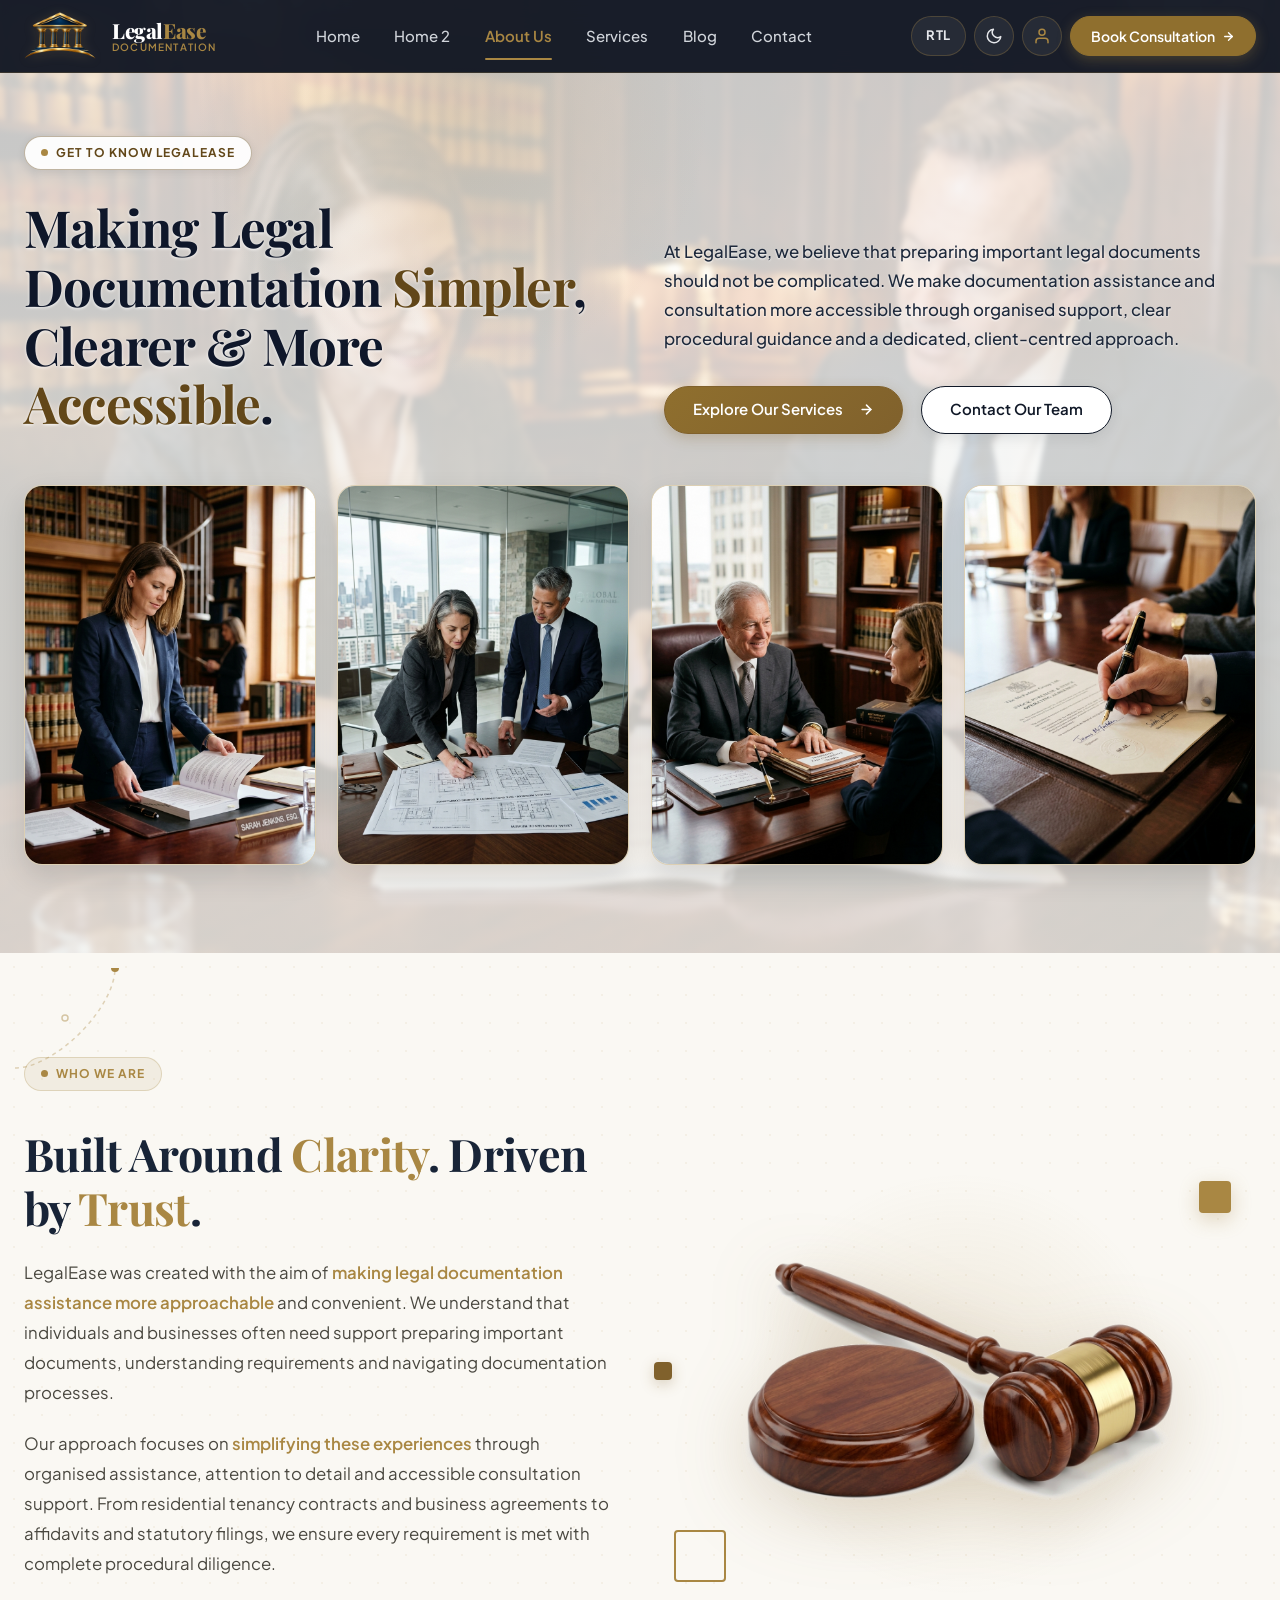
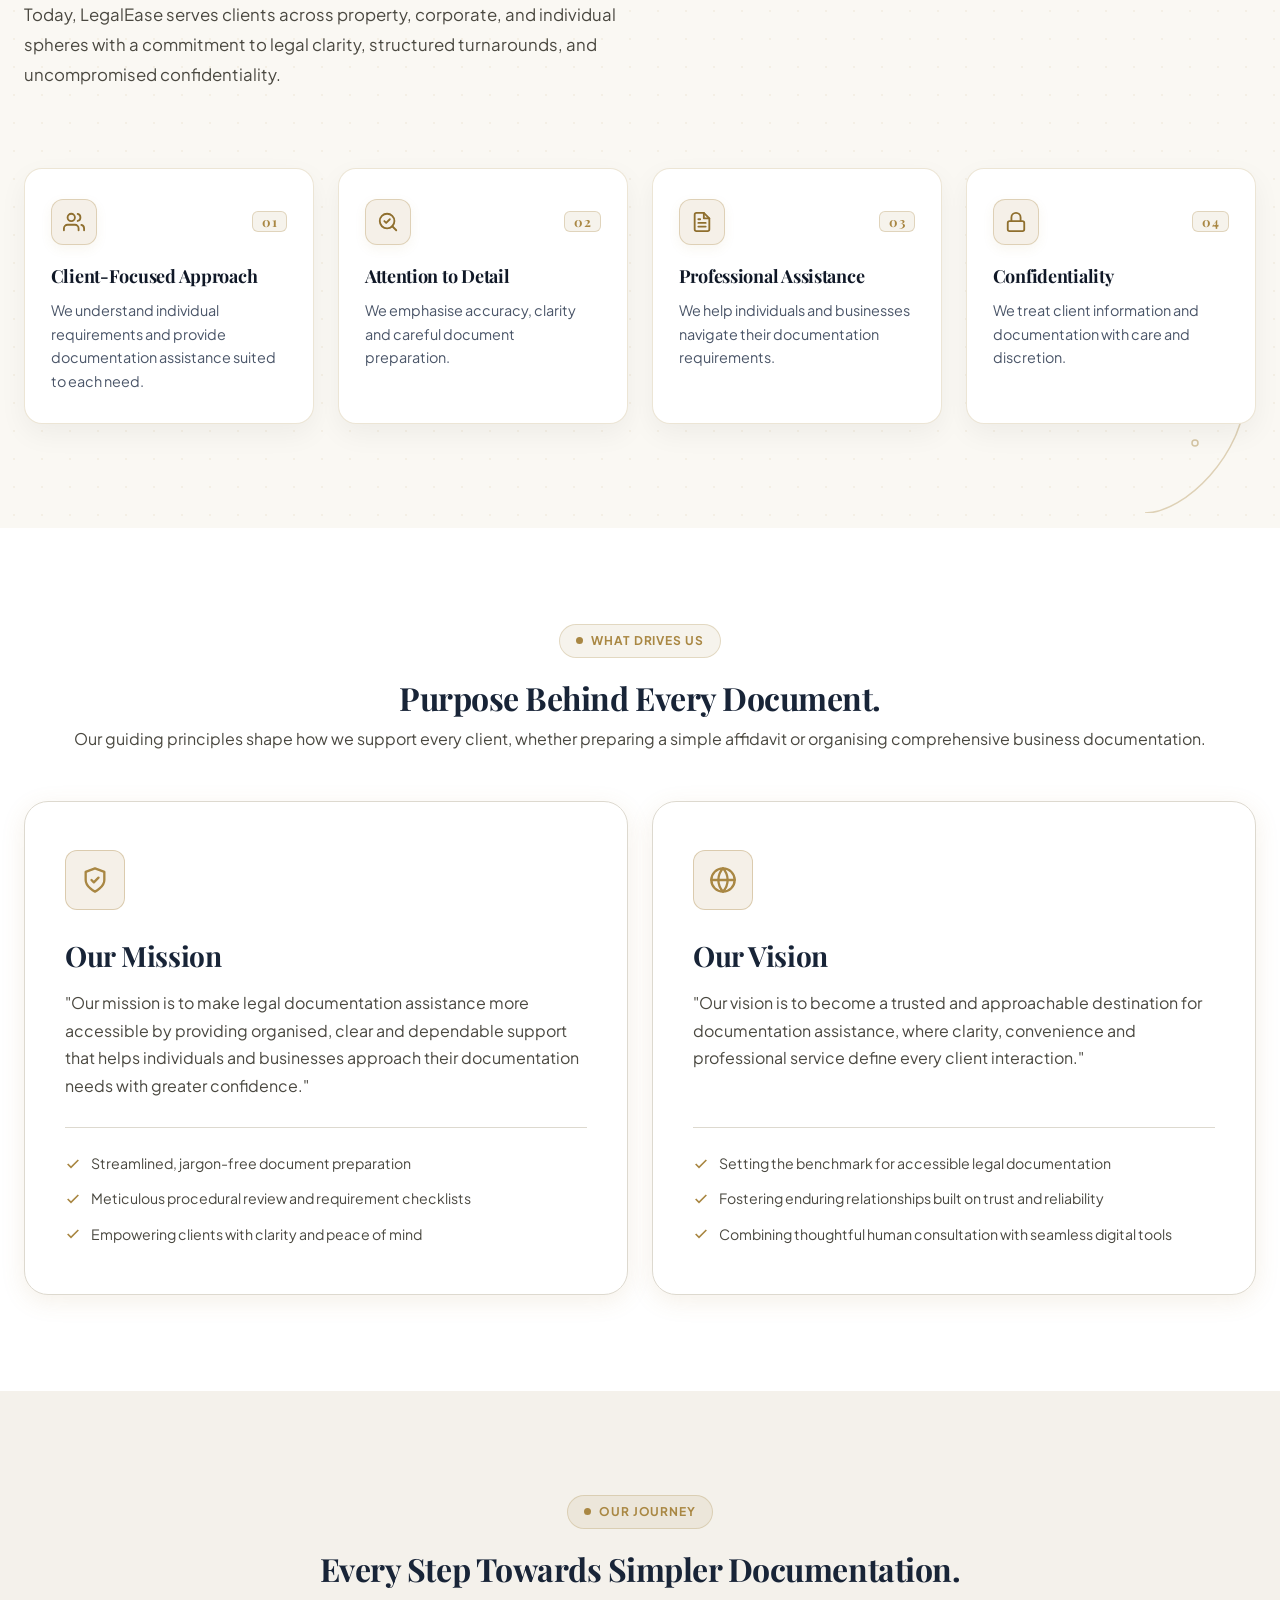
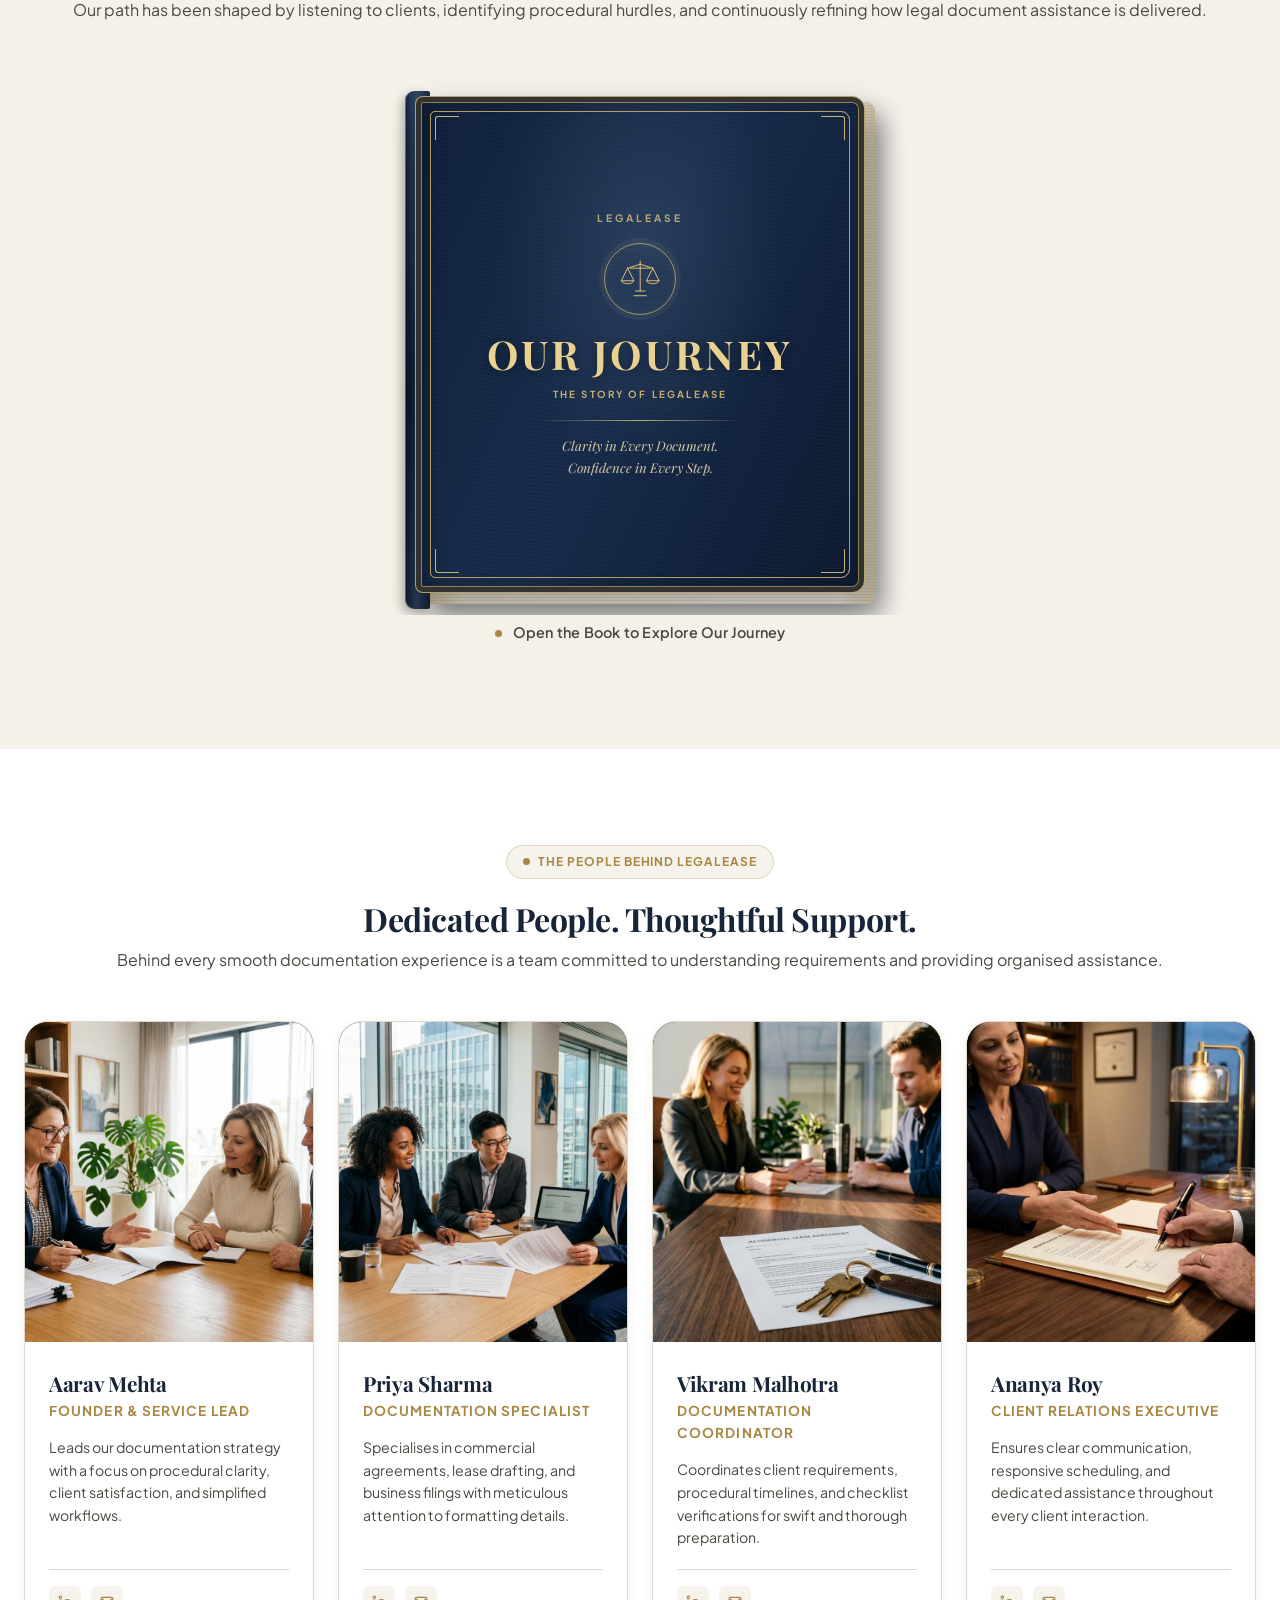
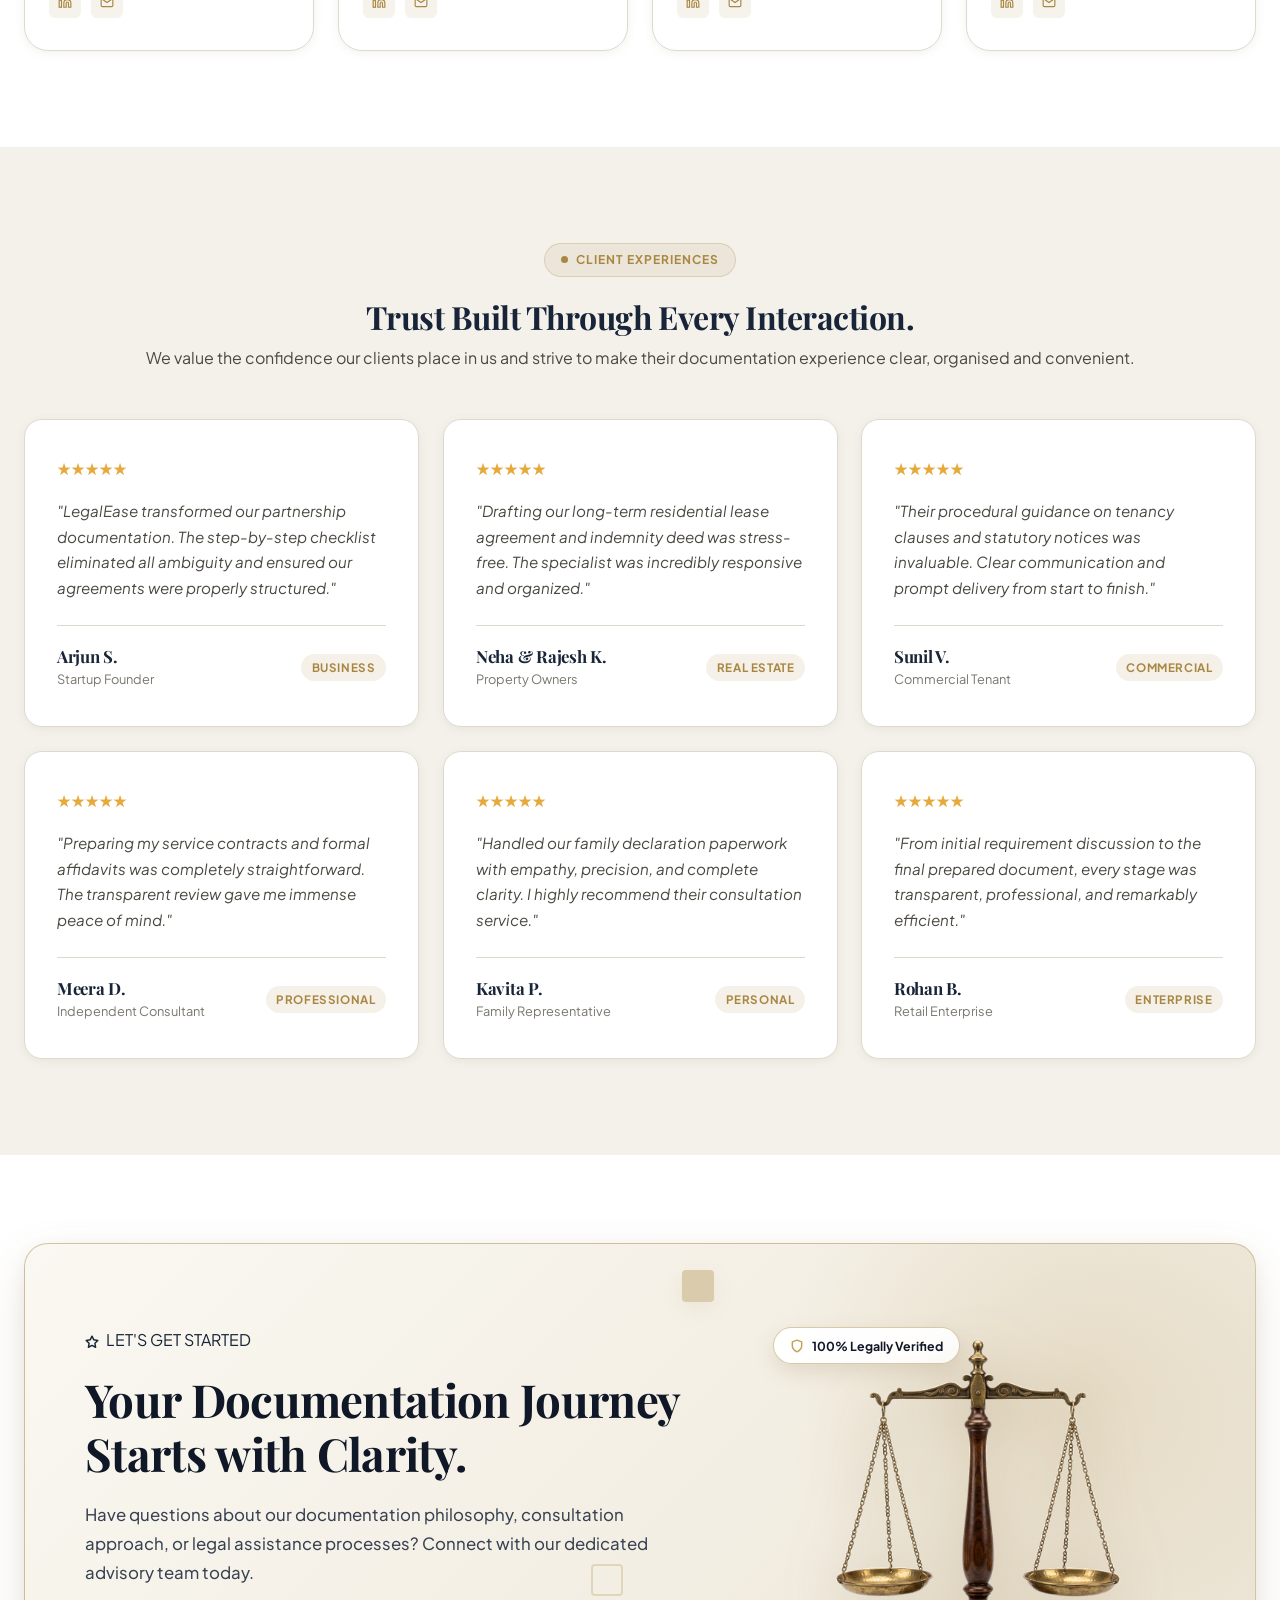
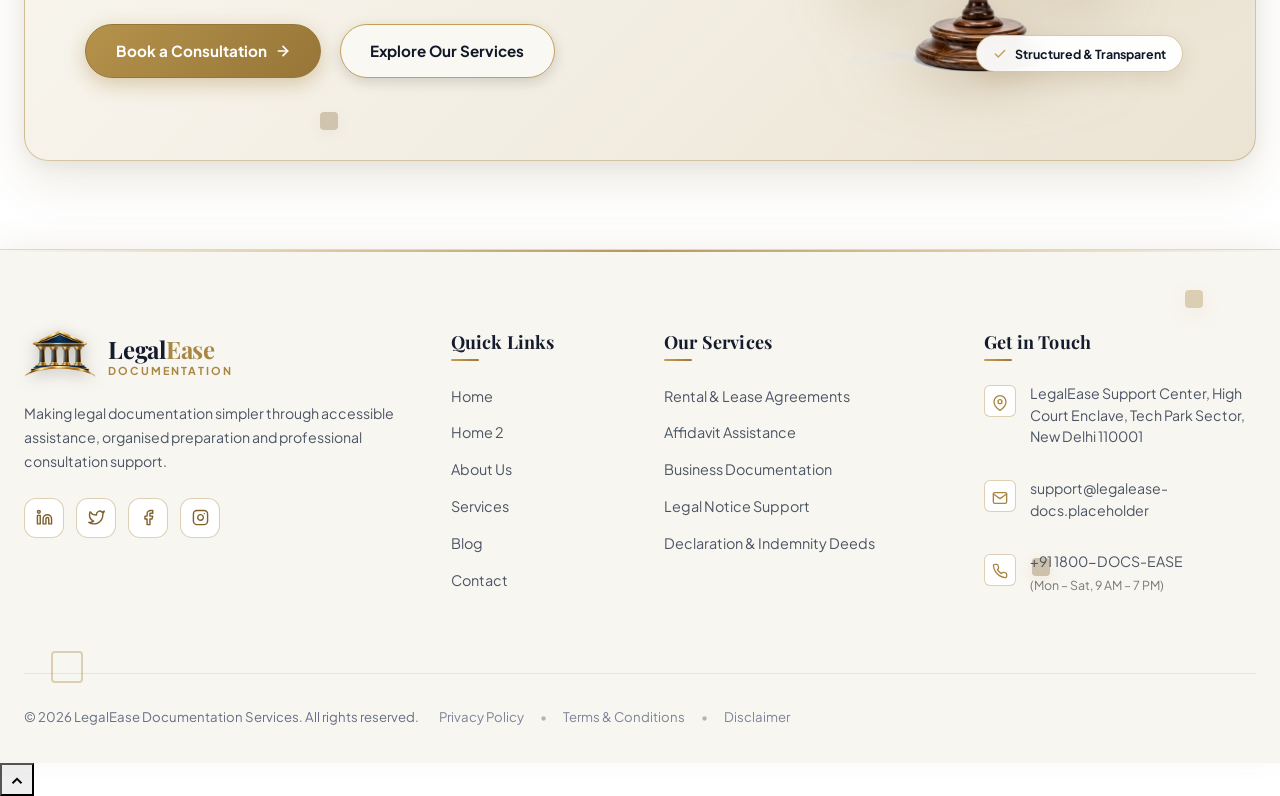
<file: about.html>
<!DOCTYPE html>
<html lang="en" data-theme="dark" dir="ltr">

<head>
  <meta charset="UTF-8">
  <meta name="viewport" content="width=device-width, initial-scale=1.0">
  <title>About Us | LegalEase – Legal Documentation Assistance</title>
  <meta name="description"
    content="Learn more about LegalEase. Making legal documentation simpler, clearer, and more accessible for individuals, families, and growing businesses.">
  <link rel="icon" type="image/png" href="assets/icons/icon.png">

  <!-- Google Fonts: Playfair Display & Plus Jakarta Sans -->
  <link rel="preconnect" href="https://fonts.googleapis.com">
  <link rel="preconnect" href="https://fonts.gstatic.com" crossorigin>
  <link
    href="https://fonts.googleapis.com/css2?family=Playfair+Display:ital,wght@0,500;0,600;0,700;0,800;1,600&family=Plus+Jakarta+Sans:wght@300;400;500;600;700;800&display=swap"
    rel="stylesheet">

  <!-- Bootstrap 5 CSS -->
  <link href="https://cdn.jsdelivr.net/npm/bootstrap@5.3.3/dist/css/bootstrap.min.css" rel="stylesheet"
    integrity="sha384-QWTKZyjpPEjISv5WaRU9OFeRpok6YctnYmDr5pNlyT2bRjXh0JMhjY6hW+ALEwIH" crossorigin="anonymous">

  <!-- Global Core Stylesheet -->
  <link rel="stylesheet" href="css/style.css">

  <!-- About Us Page Stylesheet -->
  <link rel="stylesheet" href="css/pages/about.css">

  <!-- Reusable Shared Footer Component Stylesheet -->
  <link rel="stylesheet" href="css/components/cta.css">

  <!-- Reusable Shared Footer Component Stylesheet -->
  <link rel="stylesheet" href="css/components/footer.css">

  <!-- Global Responsive Stylesheet -->
  <link rel="stylesheet" href="css/responsive.css">
</head>

<body>

  <!-- Reusable Navigation Bar Placeholder (Injected via js/navbar.js) -->
  <header id="main-navbar-container"></header>

  <main id="main-content">

    <!-- =========================================================================
         SECTION 1: ABOUT HERO (Dark Photographic Agency Hero with 4 Image Panels)
         ========================================================================= -->
    <section class="about-hero-section" id="about-hero">
      <div class="about-hero-backdrop-overlay" aria-hidden="true"></div>
      <div class="about-hero-lighting-glow" aria-hidden="true"></div>

      <div class="container container-custom position-relative" style="z-index: 2;">

        <!-- Top Content Area: 2-Column Layout (Left Heading, Right Subheading & Buttons) -->
        <div class="row align-items-end justify-content-between g-4 g-xl-5 about-hero-top-row">
          <!-- Left Column: Main Headline -->
          <div class="col-lg-6 col-xl-6 reveal-on-scroll">
            <div class="eyebrow-badge hero-agency-badge mb-3">
              <span class="pulse-dot"></span>
              <span>GET TO KNOW LEGALEASE</span>
            </div>

            <h1 class="about-hero-headline">
              Making Legal Documentation <span class="text-accent">Simpler</span>, Clearer &amp; More <span class="text-accent">Accessible</span>.
            </h1>
          </div>

          <!-- Right Column: Supporting Description & CTA Buttons -->
          <div class="col-lg-6 col-xl-6 reveal-on-scroll">
            <p class="about-hero-desc">
              At LegalEase, we believe that preparing important legal documents should not be complicated. We make documentation assistance and consultation more accessible through organised support, clear procedural guidance and a dedicated, client-centred approach.
            </p>

            <div class="about-hero-actions">
              <a href="services.html" class="btn btn-primary-custom">
                <span>Explore Our Services</span>
                <svg width="15" height="15" viewBox="0 0 24 24" fill="none" stroke="currentColor" stroke-width="2.5" stroke-linecap="round" stroke-linejoin="round" class="ms-2">
                  <line x1="5" y1="12" x2="19" y2="12"></line>
                  <polyline points="12 5 19 12 12 19"></polyline>
                </svg>
              </a>
              <a href="contact.html" class="btn btn-secondary-custom">
                <span>Contact Our Team</span>
              </a>
            </div>
          </div>
        </div>

        <!-- Bottom Visual Area: Vertical Portrait Gallery (Long in Length, Short in Breadth) -->
        <div class="about-hero-gallery-wrap reveal-on-scroll">
          <div class="about-hero-gallery-grid">
            <!-- Image 1: Female attorney reviewing formal legal contract in law library -->
            <div class="hero-gallery-card">
              <img src="assets/images/about-hero-female-attorney.jpg" 
                   alt="Professional female attorney reviewing formal contract at desk in law library" 
                   class="gallery-card-img" 
                   width="320" height="420" loading="eager">
            </div>

            <!-- Image 2: Corporate lawyers collaborating over blueprints and contract -->
            <div class="hero-gallery-card">
              <img src="assets/images/about-hero-lawyers-collab.jpg" 
                   alt="Two corporate lawyers collaborating over architectural blueprints and compliance documents" 
                   class="gallery-card-img" 
                   width="320" height="420" loading="eager">
            </div>

            <!-- Image 3: Senior legal consultant meeting with client across executive desk -->
            <div class="hero-gallery-card">
              <img src="assets/images/about-hero-client-meeting.jpg" 
                   alt="Senior legal consultant in a reassuring consultation with client across mahogany desk" 
                   class="gallery-card-img" 
                   width="320" height="420" loading="eager">
            </div>

            <!-- Image 4: Executive signing formal legal agreement with fountain pen -->
            <div class="hero-gallery-card">
              <img src="assets/images/about-hero-contract-signing.jpg" 
                   alt="Executive signing a formal legal deed with luxury gold fountain pen" 
                   class="gallery-card-img" 
                   width="320" height="420" loading="eager">
            </div>
          </div>
        </div>

      </div>
    </section>

    <!-- =========================================================================
         SECTION 2: COMPANY OVERVIEW / OUR STORY (Warm Ivory & Realistic Gavel)
         ========================================================================= -->
    <section class="story-section section-spacing" id="our-story">
      <!-- Background Dot Grid Pattern -->
      <div class="story-decorative-lines" aria-hidden="true"></div>

      <!-- Thin Curved Lines & Outlined Circles Around Corners -->
      <div class="story-corner-decor story-corner-top-left" aria-hidden="true">
        <svg width="120" height="120" viewBox="0 0 120 120" fill="none">
          <path d="M0,100 C40,100 100,40 100,0" stroke="rgba(169, 135, 67, 0.35)" stroke-width="1.5" stroke-dasharray="4 4" />
          <circle cx="100" cy="0" r="4" fill="var(--primary-gold, #C5A059)" />
          <circle cx="50" cy="50" r="3" stroke="rgba(169, 135, 67, 0.45)" stroke-width="1.5" />
        </svg>
      </div>

      <div class="story-corner-decor story-corner-bottom-right" aria-hidden="true">
        <svg width="120" height="120" viewBox="0 0 120 120" fill="none">
          <path d="M20,120 C20,60 80,0 120,0" stroke="rgba(169, 135, 67, 0.35)" stroke-width="1.5" />
          <circle cx="20" cy="120" r="4" fill="var(--primary-gold, #C5A059)" />
          <circle cx="70" cy="70" r="3" stroke="rgba(169, 135, 67, 0.45)" stroke-width="1.5" />
        </svg>
      </div>

      <div class="container container-custom position-relative" style="z-index: 2;">
        <div class="row align-items-center g-4 g-xl-5 story-main-row">

          <!-- Left Column: Story Content -->
          <div class="col-lg-6 reveal-on-scroll">
            <div class="eyebrow-badge">
              <span class="pulse-dot"></span>
              <span>WHO WE ARE</span>
            </div>

            <h2 class="story-headline">
              Built Around <span class="text-accent">Clarity</span>. Driven by <span class="text-accent">Trust</span>.
            </h2>

            <p class="story-lead-text">
              LegalEase was created with the aim of <span class="story-highlight-phrase">making legal documentation assistance more approachable</span> and convenient. We understand that individuals and businesses often need support preparing important documents, understanding requirements and navigating documentation processes.
            </p>

            <p class="story-lead-text">
              Our approach focuses on <span class="story-highlight-phrase">simplifying these experiences</span> through organised assistance, attention to detail and accessible consultation support. From residential tenancy contracts and business agreements to affidavits and statutory filings, we ensure every requirement is met with complete procedural diligence.
            </p>

            <p class="story-lead-text">
              Today, LegalEase serves clients across property, corporate, and individual spheres with a commitment to legal clarity, structured turnarounds, and uncompromised confidentiality.
            </p>
          </div>

          <!-- Right Column: Realistic Wooden Judge Gavel on Transparent Background -->
          <div class="col-lg-6 reveal-on-scroll">
            <div class="story-gavel-container">
              <!-- Decorative Ambient Halo Behind Gavel -->
              <div class="story-gavel-halo" aria-hidden="true"></div>

              <!-- Floating Geometric Square Accents -->
              <div class="geo-decoration-group" aria-hidden="true">
                <span class="geo-square geo-square-gold geo-square-sm" style="top: 15px; inset-inline-end: 25px;"></span>
                <span class="geo-square geo-square-outline geo-square-md" style="bottom: 20px; inset-inline-start: 10px;"></span>
                <span class="geo-square geo-square-bronze geo-square-xs" style="top: 45%; inset-inline-start: -10px;"></span>
              </div>

              <!-- Realistic Wooden Judge's Gavel & Sound Block (Transparent PNG) -->
              <div class="story-gavel-wrap">
                <img src="assets/images/wooden-judge-gavel.png" 
                     alt="Traditional Wooden Judge's Gavel and Sound Block" 
                     class="story-gavel-img img-fluid" 
                     width="540" height="400" loading="lazy">
              </div>
            </div>
          </div>

        </div>
        <!-- Below the content: 4 Compact Informational Cards -->
        <div class="story-cards-grid reveal-on-scroll">
          <div class="row g-4 align-items-stretch">
            <!-- Card 01: Client-Focused Approach -->
            <div class="col-sm-6 col-lg-3">
              <div class="story-feature-card">
                <div class="story-card-header">
                  <div class="story-feature-icon" aria-hidden="true">
                    <svg width="22" height="22" viewBox="0 0 24 24" fill="none" stroke="currentColor" stroke-width="2" stroke-linecap="round" stroke-linejoin="round">
                      <path d="M17 21v-2a4 4 0 0 0-4-4H5a4 4 0 0 0-4 4v2"></path>
                      <circle cx="9" cy="7" r="4"></circle>
                      <path d="M23 21v-2a4 4 0 0 0-3-3.87"></path>
                      <path d="M16 3.13a4 4 0 0 1 0 7.75"></path>
                    </svg>
                  </div>
                  <span class="story-card-num">01</span>
                </div>
                <h3 class="story-feature-title">Client-Focused Approach</h3>
                <p class="story-feature-desc">We understand individual requirements and provide documentation assistance suited to each need.</p>
              </div>
            </div>

            <!-- Card 02: Attention to Detail -->
            <div class="col-sm-6 col-lg-3">
              <div class="story-feature-card">
                <div class="story-card-header">
                  <div class="story-feature-icon" aria-hidden="true">
                    <svg width="22" height="22" viewBox="0 0 24 24" fill="none" stroke="currentColor" stroke-width="2" stroke-linecap="round" stroke-linejoin="round">
                      <circle cx="11" cy="11" r="8"></circle>
                      <line x1="21" y1="21" x2="16.65" y2="16.65"></line>
                      <polyline points="8 11 10 13 14 9"></polyline>
                    </svg>
                  </div>
                  <span class="story-card-num">02</span>
                </div>
                <h3 class="story-feature-title">Attention to Detail</h3>
                <p class="story-feature-desc">We emphasise accuracy, clarity and careful document preparation.</p>
              </div>
            </div>

            <!-- Card 03: Professional Assistance -->
            <div class="col-sm-6 col-lg-3">
              <div class="story-feature-card">
                <div class="story-card-header">
                  <div class="story-feature-icon" aria-hidden="true">
                    <svg width="22" height="22" viewBox="0 0 24 24" fill="none" stroke="currentColor" stroke-width="2" stroke-linecap="round" stroke-linejoin="round">
                      <path d="M14 2H6a2 2 0 0 0-2 2v16a2 2 0 0 0 2 2h12a2 2 0 0 0 2-2V8z"></path>
                      <polyline points="14 2 14 8 20 8"></polyline>
                      <line x1="16" y1="13" x2="8" y2="13"></line>
                      <line x1="16" y1="17" x2="8" y2="17"></line>
                      <polyline points="10 9 9 9 8 9"></polyline>
                    </svg>
                  </div>
                  <span class="story-card-num">03</span>
                </div>
                <h3 class="story-feature-title">Professional Assistance</h3>
                <p class="story-feature-desc">We help individuals and businesses navigate their documentation requirements.</p>
              </div>
            </div>

            <!-- Card 04: Confidentiality -->
            <div class="col-sm-6 col-lg-3">
              <div class="story-feature-card">
                <div class="story-card-header">
                  <div class="story-feature-icon" aria-hidden="true">
                    <svg width="22" height="22" viewBox="0 0 24 24" fill="none" stroke="currentColor" stroke-width="2" stroke-linecap="round" stroke-linejoin="round">
                      <rect x="3" y="11" width="18" height="11" rx="2" ry="2"></rect>
                      <path d="M7 11V7a5 5 0 0 1 10 0v4"></path>
                    </svg>
                  </div>
                  <span class="story-card-num">04</span>
                </div>
                <h3 class="story-feature-title">Confidentiality</h3>
                <p class="story-feature-desc">We treat client information and documentation with care and discretion.</p>
              </div>
            </div>
          </div>
        </div>
      </div>
    </section>

    <!-- =========================================================================
         SECTION 3: MISSION & VISION (Two Equal-Sized Premium Cards)
         ========================================================================= -->
    <section class="mission-vision-section section-spacing" id="mission-vision">
      <div class="container container-custom">
        <div class="text-center max-w-720 mx-auto mb-5 reveal-on-scroll">
          <div class="eyebrow-badge mx-auto">
            <span class="pulse-dot"></span>
            <span>WHAT DRIVES US</span>
          </div>
          <h2 class="section-title">
            Purpose Behind Every Document.
          </h2>
          <p class="section-subtitle">
            Our guiding principles shape how we support every client, whether preparing a simple affidavit or
            organising comprehensive business documentation.
          </p>
        </div>

        <div class="row g-4 align-items-stretch">
          <!-- Card 1: Our Mission -->
          <div class="col-md-6 reveal-on-scroll">
            <div class="mission-vision-card">
              <div class="mv-icon-badge">
                <svg width="28" height="28" viewBox="0 0 24 24" fill="none" stroke="currentColor" stroke-width="2"
                  stroke-linecap="round" stroke-linejoin="round">
                  <path d="M12 22s8-4 8-10V5l-8-3-8 3v7c0 6 8 10 8 10z"></path>
                  <polyline points="9 12 11 14 15 10"></polyline>
                </svg>
              </div>
              <h3 class="mv-card-title">Our Mission</h3>
              <p class="mv-card-text">
                "Our mission is to make legal documentation assistance more accessible by providing organised, clear and
                dependable support that helps individuals and businesses approach their documentation needs with
                greater confidence."
              </p>
              <ul class="mv-checklist">
                <li class="mv-checklist-item">
                  <svg width="16" height="16" viewBox="0 0 24 24" fill="none" stroke="currentColor"
                    stroke-width="2.5">
                    <polyline points="20 6 9 17 4 12"></polyline>
                  </svg>
                  <span>Streamlined, jargon-free document preparation</span>
                </li>
                <li class="mv-checklist-item">
                  <svg width="16" height="16" viewBox="0 0 24 24" fill="none" stroke="currentColor"
                    stroke-width="2.5">
                    <polyline points="20 6 9 17 4 12"></polyline>
                  </svg>
                  <span>Meticulous procedural review and requirement checklists</span>
                </li>
                <li class="mv-checklist-item">
                  <svg width="16" height="16" viewBox="0 0 24 24" fill="none" stroke="currentColor"
                    stroke-width="2.5">
                    <polyline points="20 6 9 17 4 12"></polyline>
                  </svg>
                  <span>Empowering clients with clarity and peace of mind</span>
                </li>
              </ul>
            </div>
          </div>

          <!-- Card 2: Our Vision -->
          <div class="col-md-6 reveal-on-scroll">
            <div class="mission-vision-card">
              <div class="mv-icon-badge">
                <svg width="28" height="28" viewBox="0 0 24 24" fill="none" stroke="currentColor" stroke-width="2"
                  stroke-linecap="round" stroke-linejoin="round">
                  <circle cx="12" cy="12" r="10"></circle>
                  <line x1="2" y1="12" x2="22" y2="12"></line>
                  <path d="M12 2a15.3 15.3 0 0 1 4 10 15.3 15.3 0 0 1-4 10 15.3 15.3 0 0 1-4-10 15.3 15.3 0 0 1 4-10z">
                  </path>
                </svg>
              </div>
              <h3 class="mv-card-title">Our Vision</h3>
              <p class="mv-card-text">
                "Our vision is to become a trusted and approachable destination for documentation assistance, where
                clarity, convenience and professional service define every client interaction."
              </p>
              <ul class="mv-checklist">
                <li class="mv-checklist-item">
                  <svg width="16" height="16" viewBox="0 0 24 24" fill="none" stroke="currentColor"
                    stroke-width="2.5">
                    <polyline points="20 6 9 17 4 12"></polyline>
                  </svg>
                  <span>Setting the benchmark for accessible legal documentation</span>
                </li>
                <li class="mv-checklist-item">
                  <svg width="16" height="16" viewBox="0 0 24 24" fill="none" stroke="currentColor"
                    stroke-width="2.5">
                    <polyline points="20 6 9 17 4 12"></polyline>
                  </svg>
                  <span>Fostering enduring relationships built on trust and reliability</span>
                </li>
                <li class="mv-checklist-item">
                  <svg width="16" height="16" viewBox="0 0 24 24" fill="none" stroke="currentColor"
                    stroke-width="2.5">
                    <polyline points="20 6 9 17 4 12"></polyline>
                  </svg>
                  <span>Combining thoughtful human consultation with seamless digital tools</span>
                </li>
              </ul>
            </div>
          </div>
        </div>
      </div>
    </section>

    <!-- =========================================================================
         SECTION 4: OUR JOURNEY / INTERACTIVE LAW BOOK
         ========================================================================= -->
    <section class="journey-section section-spacing" id="our-journey" aria-labelledby="journey-heading">
      <div class="container container-custom">
        <div class="text-center max-w-720 mx-auto mb-5 reveal-on-scroll">
          <div class="eyebrow-badge mx-auto">
            <span class="pulse-dot"></span>
            <span>OUR JOURNEY</span>
          </div>
          <h2 class="section-title" id="journey-heading">
            Every Step Towards Simpler Documentation.
          </h2>
          <p class="section-subtitle">
            Our path has been shaped by listening to clients, identifying procedural hurdles, and continuously refining
            how legal document assistance is delivered.
          </p>
        </div>

        <div class="journey-book-experience" data-journey-book data-state="closed">
          <div class="journey-book-stage">
            <div class="journey-book-object">
              <div class="journey-book-pages" aria-hidden="true"></div>
              <div class="journey-book-spine" aria-hidden="true"></div>

              <div class="journey-open-spread" id="journey-open-spread" aria-hidden="true" inert hidden>
                <article class="journey-book-page journey-book-page-left" aria-label="Journey chapter detail">
                  <span class="journey-page-overline">LEGALEASE <span aria-hidden="true">/</span> OUR JOURNEY</span>
                  <span class="journey-page-ornament" aria-hidden="true">
                    <svg viewBox="0 0 64 64" fill="none">
                      <path d="M32 9v38M24 53h16M26 47h12M19 18h26M32 13l-16 5m16-5 16 5" />
                      <path d="M16 18 8 34h16l-8-16Zm32 0-8 16h16l-8-16Z" />
                      <path d="M8 34c1.7 5.2 14.3 5.2 16 0m16 0c1.7 5.2 14.3 5.2 16 0" />
                    </svg>
                  </span>
                  <span class="journey-page-detail-label" data-left-label>CHAPTER 01</span>
                  <span class="journey-page-detail-rule" aria-hidden="true"></span>
                  <span class="journey-page-folio" data-left-folio>01</span>
                </article>

                <article class="journey-book-page journey-book-page-right" aria-live="polite" aria-atomic="true">
                  <span class="journey-page-kicker" data-page-kicker>PAGE 01 <span aria-hidden="true">/</span> OUR JOURNEY</span>
                  <h3 class="journey-page-title" data-page-title dir="auto"></h3>
                  <span class="journey-page-divider" aria-hidden="true">
                    <span></span>
                    <svg viewBox="0 0 24 24" fill="none">
                      <path d="m12 2 2.2 7.8L22 12l-7.8 2.2L12 22l-2.2-7.8L2 12l7.8-2.2L12 2Z" />
                    </svg>
                    <span></span>
                  </span>
                  <p class="journey-page-description" data-page-description dir="auto"></p>
                  <div class="journey-page-end">
                    <span class="journey-page-folio" data-right-folio>01</span>
                    <button class="journey-read-again" type="button" data-read-again hidden>Read Again</button>
                  </div>
                  <button class="journey-page-edge" type="button" data-page-next aria-label="Turn to the next page">
                    <svg viewBox="0 0 24 24" fill="none" aria-hidden="true">
                      <path d="m9 18 6-6-6-6" />
                    </svg>
                  </button>
                </article>

                <div class="journey-page-turn" data-page-turn aria-hidden="true" hidden>
                  <div class="journey-page-turn-face journey-page-turn-front">
                    <span class="journey-page-kicker" data-turn-front-kicker></span>
                    <span class="journey-page-turn-title" data-turn-front-title dir="auto"></span>
                    <span class="journey-page-turn-description" data-turn-front-description dir="auto"></span>
                  </div>
                  <div class="journey-page-turn-face journey-page-turn-back">
                    <span class="journey-page-kicker" data-turn-back-kicker></span>
                    <span class="journey-page-turn-title" data-turn-back-title dir="auto"></span>
                    <span class="journey-page-turn-description" data-turn-back-description dir="auto"></span>
                  </div>
                </div>
              </div>

              <button class="journey-book-cover" type="button" aria-expanded="false" aria-controls="journey-open-spread"
                aria-label="Open the book to explore Our Journey">
                <span class="journey-book-cover-face journey-book-cover-front">
                  <span class="journey-cover-border" aria-hidden="true"></span>
                  <span class="journey-cover-corner journey-cover-corner-top-left" aria-hidden="true"></span>
                  <span class="journey-cover-corner journey-cover-corner-top-right" aria-hidden="true"></span>
                  <span class="journey-cover-corner journey-cover-corner-bottom-left" aria-hidden="true"></span>
                  <span class="journey-cover-corner journey-cover-corner-bottom-right" aria-hidden="true"></span>
                  <span class="journey-cover-brand">LEGALEASE</span>
                  <span class="journey-cover-emblem" aria-hidden="true">
                    <svg viewBox="0 0 64 64" fill="none">
                      <path d="M32 9v38M24 53h16M26 47h12M19 18h26M32 13l-16 5m16-5 16 5" />
                      <path d="M16 18 8 34h16l-8-16Zm32 0-8 16h16l-8-16Z" />
                      <path d="M8 34c1.7 5.2 14.3 5.2 16 0m16 0c1.7 5.2 14.3 5.2 16 0" />
                    </svg>
                  </span>
                  <span class="journey-cover-title">OUR JOURNEY</span>
                  <span class="journey-cover-subtitle">THE STORY OF LEGALEASE</span>
                  <span class="journey-cover-rule" aria-hidden="true"></span>
                  <span class="journey-cover-tagline">Clarity in Every Document.<br>Confidence in Every Step.</span>
                </span>
                <span class="journey-book-cover-face journey-book-cover-inside" aria-hidden="true">
                  <span class="journey-page-overline">LEGALEASE <span>/</span> OUR JOURNEY</span>
                  <span class="journey-page-ornament">
                    <svg viewBox="0 0 64 64" fill="none">
                      <path d="M32 9v38M24 53h16M26 47h12M19 18h26M32 13l-16 5m16-5 16 5" />
                      <path d="M16 18 8 34h16l-8-16Zm32 0-8 16h16l-8-16Z" />
                      <path d="M8 34c1.7 5.2 14.3 5.2 16 0m16 0c1.7 5.2 14.3 5.2 16 0" />
                    </svg>
                  </span>
                  <span class="journey-page-detail-label" data-cover-chapter>CHAPTER 01</span>
                  <span class="journey-page-detail-rule" aria-hidden="true"></span>
                  <span class="journey-page-folio" data-cover-folio>01</span>
                </span>
              </button>
            </div>
          </div>

          <p class="journey-book-prompt" data-book-prompt>
            <span class="journey-prompt-indicator" aria-hidden="true"></span>
            Open the Book to Explore Our Journey
          </p>

          <div class="journey-book-controls" data-book-controls role="group" aria-label="Book page controls" hidden>
            <button class="journey-control-button journey-control-previous" type="button" data-previous-page disabled>
              <svg viewBox="0 0 24 24" fill="none" aria-hidden="true">
                <path d="m15 18-6-6 6-6" />
              </svg>
              <span>Previous Page</span>
            </button>
            <span class="journey-page-status" data-page-status aria-live="polite">Page 01 of 04</span>
            <button class="journey-control-button journey-control-next" type="button" data-next-page>
              <span>Next Page</span>
              <svg viewBox="0 0 24 24" fill="none" aria-hidden="true">
                <path d="m9 18 6-6-6-6" />
              </svg>
            </button>
            <button class="journey-control-button journey-control-close" type="button" data-close-book>
              <span>Close Book</span>
            </button>
          </div>
        </div>
      </div>
    </section>

    <!-- =========================================================================
         SECTION 5: OUR TEAM (Professional Documentation Specialists)
         ========================================================================= -->
    <section class="team-section section-spacing" id="our-team">
      <div class="container container-custom">
        <div class="text-center max-w-720 mx-auto mb-5 reveal-on-scroll">
          <div class="eyebrow-badge mx-auto">
            <span class="pulse-dot"></span>
            <span>THE PEOPLE BEHIND LEGALEASE</span>
          </div>
          <h2 class="section-title">
            Dedicated People. Thoughtful Support.
          </h2>
          <p class="section-subtitle">
            Behind every smooth documentation experience is a team committed to understanding requirements and providing
            organised assistance.
          </p>
        </div>

        <div class="row g-4 align-items-stretch">
          <!-- Member 1: Founder / Service Lead -->
          <div class="col-sm-6 col-lg-3 reveal-on-scroll">
            <div class="team-member-card">
              <div class="team-img-wrap">
                <img src="assets/images/team-member-1.jpg" alt="Aarav Mehta - Service Lead" class="team-img"
                  width="400" height="320" loading="lazy">
              </div>
              <div class="team-card-body">
                <h3 class="team-member-name">Aarav Mehta</h3>
                <span class="team-member-role">Founder &amp; Service Lead</span>
                <p class="team-member-bio">
                  Leads our documentation strategy with a focus on procedural clarity, client satisfaction, and
                  simplified workflows.
                </p>
                <div class="team-social-strip">
                  <a href="#linkedin" class="team-social-link" aria-label="LinkedIn Profile">
                    <svg width="14" height="14" viewBox="0 0 24 24" fill="none" stroke="currentColor" stroke-width="2">
                      <path d="M16 8a6 6 0 0 1 6 6v7h-4v-7a2 2 0 0 0-2-2 2 2 0 0 0-2 2v7h-4v-7a6 6 0 0 1 6-6z"></path>
                      <rect x="2" y="9" width="4" height="12"></rect>
                      <circle cx="4" cy="4" r="2"></circle>
                    </svg>
                  </a>
                  <a href="#mail" class="team-social-link" aria-label="Email specialist">
                    <svg width="14" height="14" viewBox="0 0 24 24" fill="none" stroke="currentColor" stroke-width="2">
                      <path d="M4 4h16c1.1 0 2 .9 2 2v12c0 1.1-.9 2-2 2H4c-1.1 0-2-.9-2-2V6c0-1.1.9-2 2-2z"></path>
                      <polyline points="22,6 12,13 2,6"></polyline>
                    </svg>
                  </a>
                </div>
              </div>
            </div>
          </div>

          <!-- Member 2: Documentation Specialist -->
          <div class="col-sm-6 col-lg-3 reveal-on-scroll">
            <div class="team-member-card">
              <div class="team-img-wrap">
                <img src="assets/images/team-member-2.jpg" alt="Priya Sharma - Documentation Specialist"
                  class="team-img" width="400" height="320" loading="lazy">
              </div>
              <div class="team-card-body">
                <h3 class="team-member-name">Priya Sharma</h3>
                <span class="team-member-role">Documentation Specialist</span>
                <p class="team-member-bio">
                  Specialises in commercial agreements, lease drafting, and business filings with meticulous attention to
                  formatting details.
                </p>
                <div class="team-social-strip">
                  <a href="#linkedin" class="team-social-link" aria-label="LinkedIn Profile">
                    <svg width="14" height="14" viewBox="0 0 24 24" fill="none" stroke="currentColor" stroke-width="2">
                      <path d="M16 8a6 6 0 0 1 6 6v7h-4v-7a2 2 0 0 0-2-2 2 2 0 0 0-2 2v7h-4v-7a6 6 0 0 1 6-6z"></path>
                      <rect x="2" y="9" width="4" height="12"></rect>
                      <circle cx="4" cy="4" r="2"></circle>
                    </svg>
                  </a>
                  <a href="#mail" class="team-social-link" aria-label="Email specialist">
                    <svg width="14" height="14" viewBox="0 0 24 24" fill="none" stroke="currentColor" stroke-width="2">
                      <path d="M4 4h16c1.1 0 2 .9 2 2v12c0 1.1-.9 2-2 2H4c-1.1 0-2-.9-2-2V6c0-1.1.9-2 2-2z"></path>
                      <polyline points="22,6 12,13 2,6"></polyline>
                    </svg>
                  </a>
                </div>
              </div>
            </div>
          </div>

          <!-- Member 3: Legal Documentation Coordinator -->
          <div class="col-sm-6 col-lg-3 reveal-on-scroll">
            <div class="team-member-card">
              <div class="team-img-wrap">
                <img src="assets/images/team-member-3.jpg" alt="Vikram Malhotra - Documentation Coordinator"
                  class="team-img" width="400" height="320" loading="lazy">
              </div>
              <div class="team-card-body">
                <h3 class="team-member-name">Vikram Malhotra</h3>
                <span class="team-member-role">Documentation Coordinator</span>
                <p class="team-member-bio">
                  Coordinates client requirements, procedural timelines, and checklist verifications for swift and
                  thorough preparation.
                </p>
                <div class="team-social-strip">
                  <a href="#linkedin" class="team-social-link" aria-label="LinkedIn Profile">
                    <svg width="14" height="14" viewBox="0 0 24 24" fill="none" stroke="currentColor" stroke-width="2">
                      <path d="M16 8a6 6 0 0 1 6 6v7h-4v-7a2 2 0 0 0-2-2 2 2 0 0 0-2 2v7h-4v-7a6 6 0 0 1 6-6z"></path>
                      <rect x="2" y="9" width="4" height="12"></rect>
                      <circle cx="4" cy="4" r="2"></circle>
                    </svg>
                  </a>
                  <a href="#mail" class="team-social-link" aria-label="Email specialist">
                    <svg width="14" height="14" viewBox="0 0 24 24" fill="none" stroke="currentColor" stroke-width="2">
                      <path d="M4 4h16c1.1 0 2 .9 2 2v12c0 1.1-.9 2-2 2H4c-1.1 0-2-.9-2-2V6c0-1.1.9-2 2-2z"></path>
                      <polyline points="22,6 12,13 2,6"></polyline>
                    </svg>
                  </a>
                </div>
              </div>
            </div>
          </div>

          <!-- Member 4: Client Relations Executive -->
          <div class="col-sm-6 col-lg-3 reveal-on-scroll">
            <div class="team-member-card">
              <div class="team-img-wrap">
                <img src="assets/images/team-member-4.jpg" alt="Ananya Roy - Client Relations Executive"
                  class="team-img" width="400" height="320" loading="lazy">
              </div>
              <div class="team-card-body">
                <h3 class="team-member-name">Ananya Roy</h3>
                <span class="team-member-role">Client Relations Executive</span>
                <p class="team-member-bio">
                  Ensures clear communication, responsive scheduling, and dedicated assistance throughout every client
                  interaction.
                </p>
                <div class="team-social-strip">
                  <a href="#linkedin" class="team-social-link" aria-label="LinkedIn Profile">
                    <svg width="14" height="14" viewBox="0 0 24 24" fill="none" stroke="currentColor" stroke-width="2">
                      <path d="M16 8a6 6 0 0 1 6 6v7h-4v-7a2 2 0 0 0-2-2 2 2 0 0 0-2 2v7h-4v-7a6 6 0 0 1 6-6z"></path>
                      <rect x="2" y="9" width="4" height="12"></rect>
                      <circle cx="4" cy="4" r="2"></circle>
                    </svg>
                  </a>
                  <a href="#mail" class="team-social-link" aria-label="Email specialist">
                    <svg width="14" height="14" viewBox="0 0 24 24" fill="none" stroke="currentColor" stroke-width="2">
                      <path d="M4 4h16c1.1 0 2 .9 2 2v12c0 1.1-.9 2-2 2H4c-1.1 0-2-.9-2-2V6c0-1.1.9-2 2-2z"></path>
                      <polyline points="22,6 12,13 2,6"></polyline>
                    </svg>
                  </a>
                </div>
              </div>
            </div>
          </div>
        </div>
      </div>
    </section>

    <!-- =========================================================================
         SECTION 6: CLIENT TESTIMONIALS (Uniform Grid of Verified Reviews)
         ========================================================================= -->
    <section class="about-testimonials-section section-spacing" id="testimonials">
      <div class="container container-custom">
        <div class="text-center max-w-720 mx-auto mb-5 reveal-on-scroll">
          <div class="eyebrow-badge mx-auto">
            <span class="pulse-dot"></span>
            <span>CLIENT EXPERIENCES</span>
          </div>
          <h2 class="section-title">
            Trust Built Through Every Interaction.
          </h2>
          <p class="section-subtitle">
            We value the confidence our clients place in us and strive to make their documentation experience clear,
            organised and convenient.
          </p>
        </div>

        <div class="row g-4 align-items-stretch">
          <!-- Testimonial 1 -->
          <div class="col-md-6 col-lg-4 reveal-on-scroll">
            <div class="about-testimonial-card">
              <div class="testimonial-stars">
                &#9733;&#9733;&#9733;&#9733;&#9733;
              </div>
              <p class="testimonial-text">
                "LegalEase transformed our partnership documentation. The step-by-step checklist eliminated all ambiguity
                and ensured our agreements were properly structured."
              </p>
              <div class="testimonial-author-box">
                <div>
                  <h4 class="author-name">Arjun S.</h4>
                  <p class="author-role">Startup Founder</p>
                </div>
                <span class="author-category-pill">Business</span>
              </div>
            </div>
          </div>

          <!-- Testimonial 2 -->
          <div class="col-md-6 col-lg-4 reveal-on-scroll">
            <div class="about-testimonial-card">
              <div class="testimonial-stars">
                &#9733;&#9733;&#9733;&#9733;&#9733;
              </div>
              <p class="testimonial-text">
                "Drafting our long-term residential lease agreement and indemnity deed was stress-free. The specialist was
                incredibly responsive and organized."
              </p>
              <div class="testimonial-author-box">
                <div>
                  <h4 class="author-name">Neha &amp; Rajesh K.</h4>
                  <p class="author-role">Property Owners</p>
                </div>
                <span class="author-category-pill">Real Estate</span>
              </div>
            </div>
          </div>

          <!-- Testimonial 3 -->
          <div class="col-md-6 col-lg-4 reveal-on-scroll">
            <div class="about-testimonial-card">
              <div class="testimonial-stars">
                &#9733;&#9733;&#9733;&#9733;&#9733;
              </div>
              <p class="testimonial-text">
                "Their procedural guidance on tenancy clauses and statutory notices was invaluable. Clear communication
                and prompt delivery from start to finish."
              </p>
              <div class="testimonial-author-box">
                <div>
                  <h4 class="author-name">Sunil V.</h4>
                  <p class="author-role">Commercial Tenant</p>
                </div>
                <span class="author-category-pill">Commercial</span>
              </div>
            </div>
          </div>

          <!-- Testimonial 4 -->
          <div class="col-md-6 col-lg-4 reveal-on-scroll">
            <div class="about-testimonial-card">
              <div class="testimonial-stars">
                &#9733;&#9733;&#9733;&#9733;&#9733;
              </div>
              <p class="testimonial-text">
                "Preparing my service contracts and formal affidavits was completely straightforward. The transparent
                review gave me immense peace of mind."
              </p>
              <div class="testimonial-author-box">
                <div>
                  <h4 class="author-name">Meera D.</h4>
                  <p class="author-role">Independent Consultant</p>
                </div>
                <span class="author-category-pill">Professional</span>
              </div>
            </div>
          </div>

          <!-- Testimonial 5 -->
          <div class="col-md-6 col-lg-4 reveal-on-scroll">
            <div class="about-testimonial-card">
              <div class="testimonial-stars">
                &#9733;&#9733;&#9733;&#9733;&#9733;
              </div>
              <p class="testimonial-text">
                "Handled our family declaration paperwork with empathy, precision, and complete clarity. I highly
                recommend their consultation service."
              </p>
              <div class="testimonial-author-box">
                <div>
                  <h4 class="author-name">Kavita P.</h4>
                  <p class="author-role">Family Representative</p>
                </div>
                <span class="author-category-pill">Personal</span>
              </div>
            </div>
          </div>

          <!-- Testimonial 6 -->
          <div class="col-md-6 col-lg-4 reveal-on-scroll">
            <div class="about-testimonial-card">
              <div class="testimonial-stars">
                &#9733;&#9733;&#9733;&#9733;&#9733;
              </div>
              <p class="testimonial-text">
                "From initial requirement discussion to the final prepared document, every stage was transparent,
                professional, and remarkably efficient."
              </p>
              <div class="testimonial-author-box">
                <div>
                  <h4 class="author-name">Rohan B.</h4>
                  <p class="author-role">Retail Enterprise</p>
                </div>
                <span class="author-category-pill">Enterprise</span>
              </div>
            </div>
          </div>
        </div>
      </div>
    </section>

    <!-- =========================================================================
         SECTION 7: FINAL CALL TO ACTION (Injected via js/components/cta.js)
         ========================================================================= -->
    <div id="cta-container"></div>

  </main>

  <!-- =========================================================================
       COMMON FOOTER PLACEHOLDER (Injected via js/components/footer.js)
       ========================================================================= -->
  <div id="footer-container"></div>

  <!-- =========================================================================
       MODAL: Book a Consultation (Shared with Home 1 and Home 2)
       ========================================================================= -->
  <div class="modal fade" id="consultationModal" tabindex="-1" aria-labelledby="consultationModalLabel"
    aria-hidden="true">
    <div class="modal-dialog modal-dialog-centered modal-lg">
      <div class="modal-content custom-modal-content">
        <div class="modal-header custom-modal-header">
          <div>
            <span class="modal-eyebrow">Direct Assistance</span>
            <h3 class="modal-title h5 mb-0" id="consultationModalLabel">Book a Legal Documentation Consultation</h3>
          </div>
          <button type="button" class="btn-close btn-close-custom" data-bs-dismiss="modal"
            aria-label="Close"></button>
        </div>
        <div class="modal-body custom-modal-body">
          <p class="modal-subtext">
            Share your document preparation requirements. Our specialist will review your details and contact you
            within one business day.
          </p>
          <form id="consultationForm" novalidate>
            <div class="row g-3">
              <div class="col-md-6">
                <label for="fullName" class="form-label">Full Name *</label>
                <input type="text" class="form-control custom-input" id="fullName" placeholder="e.g. John Doe" required>
                <div class="invalid-feedback">Please provide your name.</div>
              </div>
              <div class="col-md-6">
                <label for="contactEmail" class="form-label">Email Address *</label>
                <input type="email" class="form-control custom-input" id="contactEmail"
                  placeholder="e.g. name@example.com" required>
                <div class="invalid-feedback">Please provide a valid email.</div>
              </div>
              <div class="col-md-6">
                <label for="contactPhone" class="form-label">Phone Number *</label>
                <input type="tel" class="form-control custom-input" id="contactPhone" placeholder="+91 98765 43210"
                  required>
                <div class="invalid-feedback">Please provide your phone number.</div>
              </div>
              <div class="col-md-6">
                <label for="serviceType" class="form-label">Service Required *</label>
                <select class="form-select custom-input" id="serviceType" required>
                  <option value="" selected disabled>Select documentation category...</option>
                  <option value="rental">Rental &amp; Lease Agreements</option>
                  <option value="affidavit">Affidavit Assistance</option>
                  <option value="business">Business Documentation</option>
                  <option value="notice">Legal Notice Support</option>
                  <option value="deed">Declaration &amp; Indemnity Deeds</option>
                  <option value="other">Other Documentation Support</option>
                </select>
                <div class="invalid-feedback">Please select a service category.</div>
              </div>
              <div class="col-12">
                <label for="docDetails" class="form-label">Summary of Requirement</label>
                <textarea class="form-control custom-input" id="docDetails" rows="3"
                  placeholder="Briefly describe your document requirements or key clauses needed..."></textarea>
              </div>
              <div class="col-12">
                <div class="form-check">
                  <input class="form-check-input" type="checkbox" id="consentCheck" required>
                  <label class="form-check-label small" for="consentCheck">
                    I agree to LegalEase handling my details securely in accordance with the Privacy Policy.
                  </label>
                  <div class="invalid-feedback">You must consent before submitting.</div>
                </div>
              </div>
            </div>
            <div id="formFeedback" class="d-none"></div>
            <div class="modal-footer custom-modal-footer px-0 pb-0 mt-4">
              <button type="button" class="btn btn-secondary-custom" data-bs-dismiss="modal">Cancel</button>
              <button type="submit" class="btn btn-primary-custom">
                <span>Submit Consultation Request</span>
              </button>
            </div>
          </form>
        </div>
      </div>
    </div>
  </div>

  <!-- Floating Back to Top Button -->
  <button id="backToTopBtn" class="back-to-top" aria-label="Scroll back to top">
    <svg width="18" height="18" viewBox="0 0 24 24" fill="none" stroke="currentColor" stroke-width="2.5">
      <polyline points="18 15 12 9 6 15"></polyline>
    </svg>
  </button>

  <!-- Bootstrap 5 Bundle JS -->
  <script src="https://cdn.jsdelivr.net/npm/bootstrap@5.3.3/dist/js/bootstrap.bundle.min.js"
    integrity="sha384-YvpcrYf0tY3lHB60NNkmXc5s9fDVZLESaAA55NDzOxhy9GkcIdslK1eN7N6jIeHz" crossorigin="anonymous"></script>

  <!-- Reusable Shared Navbar Script (Active link handling, theme toggle, RTL) -->
  <script src="js/navbar.js"></script>

  <!-- Reusable Shared Footer Script -->
  <script src="js/components/cta.js"></script>

  <!-- Reusable Shared Footer Script -->
  <script src="js/components/footer.js"></script>

  <!-- About Us Page Interactive Script -->
  <script src="js/pages/about.js"></script>

</body>

</html>
</file>
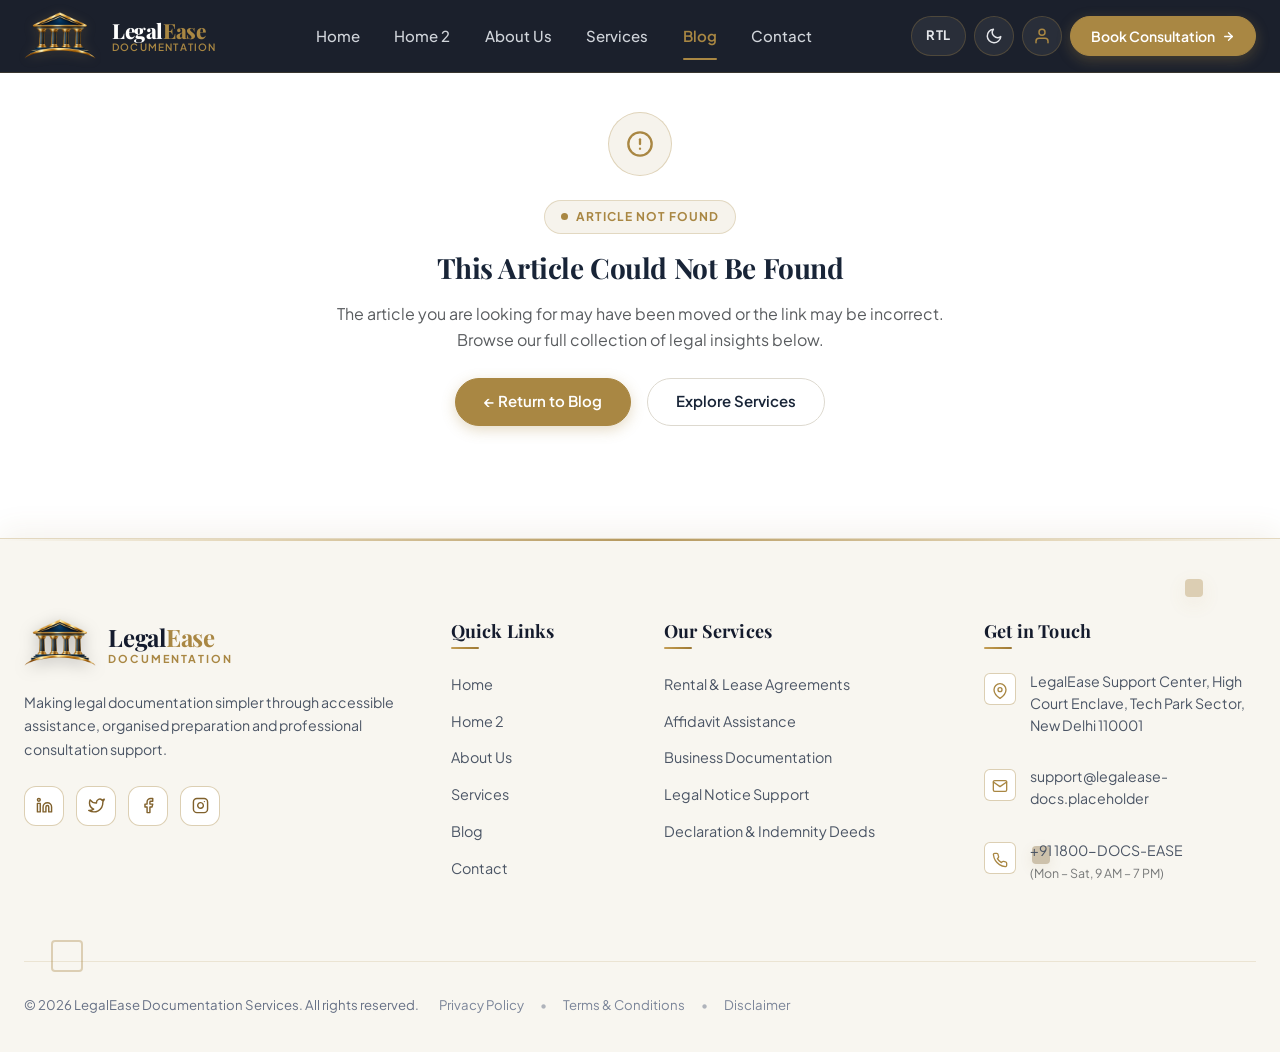
<file: blog-detail.html>
<!DOCTYPE html>
<html lang="en" data-theme="dark" dir="ltr">

<head>
  <meta charset="UTF-8">
  <meta name="viewport" content="width=device-width, initial-scale=1.0">
  <title>Legal Article | LegalEase Legal Insights</title>
  <meta name="description" content="Read in-depth legal documentation insights from LegalEase advisory team.">

  <!-- Favicons -->
  <link rel="icon" type="image/png" sizes="48x48" href="assets/icons/favicon-48x48.png">
  <link rel="icon" type="image/png" sizes="32x32" href="assets/icons/favicon-32x32.png">
  <link rel="apple-touch-icon" sizes="192x192" href="assets/icons/favicon-192x192.png">

  <!-- Google Fonts -->
  <link rel="preconnect" href="https://fonts.googleapis.com">
  <link rel="preconnect" href="https://fonts.gstatic.com" crossorigin>
  <link
    href="https://fonts.googleapis.com/css2?family=Playfair+Display:ital,wght@0,500;0,600;0,700;0,800;1,600&family=Plus+Jakarta+Sans:wght@400;500;600;700;800&display=swap"
    rel="stylesheet">

  <!-- Bootstrap 5 CSS -->
  <link href="https://cdn.jsdelivr.net/npm/bootstrap@5.3.3/dist/css/bootstrap.min.css" rel="stylesheet"
    integrity="sha384-QWTKZyjpPEjISv5WaRU9OFeRpok6YctnYmDr5pNlyT2bRjXh0JMhjY6hW+ALEwIH" crossorigin="anonymous">

  <!-- LegalEase Core Styles -->
  <link rel="stylesheet" href="css/style.css">
  <!-- Blog Detail Styles -->
  <link rel="stylesheet" href="css/pages/blog-detail.css">
  <!-- CTA & Footer -->
  <link rel="stylesheet" href="css/components/cta.css">
  <link rel="stylesheet" href="css/components/footer.css">
  <!-- Responsive -->
  <link rel="stylesheet" href="css/responsive.css">
</head>

<body>

  <!-- Navbar -->
  <header id="main-navbar-container"></header>

  <main id="main-content">

    <!-- =================================================================
         NOT FOUND STATE (hidden by default; shown when ?id= is invalid)
         ================================================================= -->
    <div id="blog-not-found" class="d-none">
      <div class="container container-custom">
        <div class="blog-not-found-wrap reveal-on-scroll">
          <div class="blog-not-found-icon" aria-hidden="true">
            <svg width="28" height="28" viewBox="0 0 24 24" fill="none" stroke="currentColor" stroke-width="2" stroke-linecap="round" stroke-linejoin="round"><circle cx="12" cy="12" r="10"></circle><line x1="12" y1="8" x2="12" y2="12"></line><line x1="12" y1="16" x2="12.01" y2="16"></line></svg>
          </div>
          <div class="eyebrow-badge mx-auto mb-3">
            <span class="pulse-dot"></span>
            <span>ARTICLE NOT FOUND</span>
          </div>
          <h1 class="font-serif h3 mb-3">This Article Could Not Be Found</h1>
          <p class="text-muted mb-4">The article you are looking for may have been moved or the link may be incorrect.<br>Browse our full collection of legal insights below.</p>
          <div class="d-flex justify-content-center gap-3 flex-wrap">
            <a href="blog.html" class="btn btn-primary-custom">
              <span>&larr; Return to Blog</span>
            </a>
            <a href="services.html" class="btn btn-secondary-custom">
              <span>Explore Services</span>
            </a>
          </div>
        </div>
      </div>
    </div>

    <!-- =================================================================
         MAIN DETAIL CONTAINER (shown when ?id= is valid)
         ================================================================= -->
    <div id="blog-detail-container">

      <!-- ==============================================================
           SECTION 1: BLOG DETAIL HERO
           ============================================================== -->
      <section class="blog-detail-hero" id="blog-detail-hero" aria-label="Article header">

        <!-- Geometric Accents -->
        <div class="geo-decoration-group" aria-hidden="true">
          <span class="geo-square geo-square-gold geo-square-sm" style="position:absolute;top:120px;inset-inline-end:30px;z-index:1;"></span>
          <span class="geo-square geo-square-outline geo-square-md" style="position:absolute;bottom:40px;inset-inline-start:15px;z-index:1;"></span>
          <span class="geo-square geo-square-bronze geo-square-xs" style="position:absolute;top:60%;inset-inline-end:12%;z-index:1;"></span>
        </div>

        <div class="container container-custom">

          <!-- Breadcrumb -->
          <nav class="blog-detail-breadcrumb reveal-on-scroll" aria-label="Breadcrumb">
            <a href="index.html">Home</a>
            <span class="blog-detail-breadcrumb-sep" aria-hidden="true">&rsaquo;</span>
            <a href="blog.html">Blog</a>
            <span class="blog-detail-breadcrumb-sep" aria-hidden="true">&rsaquo;</span>
            <span class="blog-detail-breadcrumb-current" id="detail-breadcrumb-title">Article</span>
          </nav>

          <!-- Hero Content -->
          <div class="blog-detail-hero-content reveal-on-scroll">
            <div class="eyebrow-badge mb-3">
              <span class="pulse-dot"></span>
              <span id="detail-category">Category</span>
            </div>

            <h1 class="blog-detail-title" id="detail-title">Article Title</h1>

            <p class="blog-detail-excerpt" id="detail-excerpt">Article excerpt goes here.</p>

            <div class="blog-detail-meta">
              <span class="blog-detail-meta-item">
                <svg width="14" height="14" viewBox="0 0 24 24" fill="none" stroke="currentColor" stroke-width="2" stroke-linecap="round" stroke-linejoin="round" aria-hidden="true"><path d="M20 21v-2a4 4 0 0 0-4-4H8a4 4 0 0 0-4 4v2"></path><circle cx="12" cy="7" r="4"></circle></svg>
                <span id="detail-author-name">Author</span>
              </span>
              <span class="blog-detail-meta-item">
                <svg width="14" height="14" viewBox="0 0 24 24" fill="none" stroke="currentColor" stroke-width="2" stroke-linecap="round" stroke-linejoin="round" aria-hidden="true"><rect x="3" y="4" width="18" height="18" rx="2" ry="2"></rect><line x1="16" y1="2" x2="16" y2="6"></line><line x1="8" y1="2" x2="8" y2="6"></line><line x1="3" y1="10" x2="21" y2="10"></line></svg>
                <span id="detail-date">Date</span>
              </span>
              <span class="blog-detail-meta-item">
                <svg width="14" height="14" viewBox="0 0 24 24" fill="none" stroke="currentColor" stroke-width="2" stroke-linecap="round" stroke-linejoin="round" aria-hidden="true"><circle cx="12" cy="12" r="10"></circle><polyline points="12 6 12 12 14 14"></polyline></svg>
                <span id="detail-read-time">5 min read</span>
              </span>
            </div>
          </div>

          <!-- Featured Image -->
          <div class="blog-detail-featured-img-wrap reveal-on-scroll">
            <img
              id="detail-featured-img"
              src="assets/images/blog-hero-bg.jpg"
              alt="Article featured image"
              class="blog-detail-featured-img"
              loading="eager"
              width="1200" height="460"
            >
          </div>

        </div>
      </section>

      <!-- ==============================================================
           SECTION 2: ARTICLE BODY + SIDEBAR
           ============================================================== -->
      <section class="blog-detail-body-section" id="blog-detail-body" aria-label="Article content and sidebar">
        <div class="container container-custom">
          <div class="row g-4 g-xl-5">

            <!-- Article Content Column -->
            <div class="col-lg-8 blog-article-col">

              <!-- Article Body -->
              <article class="blog-article-content reveal-on-scroll" id="detail-article-content" aria-label="Article body">
                <!-- Content injected by blog-detail.js -->
              </article>

              <!-- Author Section -->
              <div class="blog-author-section reveal-on-scroll" aria-label="Author information">
                <h2 class="font-serif mb-4" style="font-size:1.1rem;letter-spacing:0.04em;text-transform:uppercase;color:var(--text-muted);font-weight:700;">About the Author</h2>
                <div class="blog-author-card">
                  <img
                    id="detail-author-img"
                    src="assets/images/author-marcus-vance.jpg"
                    alt="Author"
                    class="blog-author-card-img"
                    width="80" height="80"
                    loading="lazy"
                  >
                  <div class="blog-author-card-info">
                    <div class="blog-author-card-name" id="detail-author-name-full">Author Name</div>
                    <div class="blog-author-card-role" id="detail-author-role">Documentation Advisor</div>
                    <p class="blog-author-card-bio" id="detail-author-bio">Author biography.</p>
                  </div>
                </div>
              </div>

            </div>

            <!-- Sidebar Column -->
            <div class="col-lg-4">
              <aside class="blog-sidebar" aria-label="Blog sidebar">

                <!-- Categories Widget -->
                <div class="sidebar-widget">
                  <h2 class="sidebar-widget-title">Categories</h2>
                  <div id="sidebar-categories">
                    <!-- Injected by blog-detail.js -->
                  </div>
                </div>

                <!-- Recent Posts Widget -->
                <div class="sidebar-widget">
                  <h2 class="sidebar-widget-title">Recent Articles</h2>
                  <div id="sidebar-recent-posts">
                    <!-- Injected by blog-detail.js -->
                  </div>
                </div>

                <!-- CTA Widget -->
                <div class="sidebar-widget text-center" style="background:linear-gradient(135deg,rgba(169,135,67,0.08) 0%,rgba(169,135,67,0.03) 100%);border-color:rgba(169,135,67,0.25);">
                  <div style="color:var(--primary-gold);margin-bottom:0.75rem;" aria-hidden="true">
                    <svg width="32" height="32" viewBox="0 0 24 24" fill="none" stroke="currentColor" stroke-width="1.5" stroke-linecap="round" stroke-linejoin="round"><path d="M14 2H6a2 2 0 0 0-2 2v16a2 2 0 0 0 2 2h12a2 2 0 0 0 2-2V8z"></path><polyline points="14 2 14 8 20 8"></polyline><line x1="16" y1="13" x2="8" y2="13"></line><line x1="16" y1="17" x2="8" y2="17"></line></svg>
                  </div>
                  <h3 class="font-serif" style="font-size:1rem;margin-bottom:0.5rem;">Need Document Help?</h3>
                  <p style="font-size:0.85rem;color:var(--text-muted);margin-bottom:1rem;">Get structured guidance from our documentation advisors.</p>
                  <a href="#consultationModal" data-bs-toggle="modal" data-bs-target="#consultationModal" class="btn btn-primary-custom" style="height:40px;font-size:0.85rem;padding-inline:1.25rem;">
                    <span>Book a Consultation</span>
                  </a>
                </div>

              </aside>
            </div>

          </div>
        </div>
      </section>

      <!-- ==============================================================
           SECTION 3: RELATED ARTICLES
           ============================================================== -->
      <section class="blog-related-section" id="related-posts-section" aria-label="Related articles">
        <div class="container container-custom">

          <div class="text-center mb-5 reveal-on-scroll">
            <div class="eyebrow-badge mx-auto mb-3">
              <span class="pulse-dot"></span>
              <span>CONTINUE READING</span>
            </div>
            <h2 class="font-serif" style="font-size:clamp(1.6rem,3vw,2.2rem);">Related <span class="text-accent">Articles</span></h2>
          </div>

          <div class="row g-4" id="related-posts-grid">
            <!-- Injected by blog-detail.js -->
          </div>

        </div>
      </section>

      <!-- ==============================================================
           COMMON CTA
           ============================================================== -->
      <div
        id="cta-container"
        data-eyebrow="DOCUMENTATION ASSISTANCE"
        data-headline="Need Assistance With Your Documentation?"
        data-description="Connect with LegalEase for organised documentation assistance and consultation support."
        data-primary-text="Book a Consultation"
        data-primary-href="#consultationModal"
        data-secondary-text="Explore Services"
        data-secondary-href="services.html"
      ></div>

    </div><!-- /blog-detail-container -->

  </main>

  <!-- Footer -->
  <div id="footer-container"></div>

  <!-- Consultation Modal -->
  <div class="modal fade custom-modal" id="consultationModal" tabindex="-1" aria-labelledby="consultationModalLabel" aria-hidden="true">
    <div class="modal-dialog modal-dialog-centered">
      <div class="modal-content">
        <div class="modal-header">
          <div class="d-flex align-items-center gap-2">
            <img src="assets/icons/icon.png" alt="LegalEase" class="brand-logo brand-logo-modal" width="57" height="38">
            <h5 class="modal-title mb-0" id="consultationModalLabel">Book a Document Consultation</h5>
          </div>
          <button type="button" class="btn-close" data-bs-dismiss="modal" aria-label="Close"></button>
        </div>
        <div class="modal-body">
          <p class="text-muted small mb-3">
            Please provide your requirement details. A documentation specialist will review and contact you.
          </p>
          <form id="consultationForm">
            <div class="mb-3">
              <label for="consultName" class="form-label">Full Name *</label>
              <input type="text" class="form-control" id="consultName" placeholder="e.g. Ramesh Sharma" required>
            </div>
            <div class="row g-2 mb-3">
              <div class="col-md-6">
                <label for="consultPhone" class="form-label">Phone Number *</label>
                <input type="tel" class="form-control" id="consultPhone" placeholder="e.g. +91 98765 43210" required>
              </div>
              <div class="col-md-6">
                <label for="consultEmail" class="form-label">Email Address</label>
                <input type="email" class="form-control" id="consultEmail" placeholder="name@example.com">
              </div>
            </div>
            <div class="mb-3">
              <label for="consultService" class="form-label">Service Required *</label>
              <select class="form-select" id="consultService" required>
                <option value="" selected disabled>Select documentation category</option>
                <option value="rental">Rental / Lease Agreement</option>
                <option value="affidavit">Affidavit / Sworn Statement</option>
                <option value="business">Business Registration &amp; Deed</option>
                <option value="notice">Legal Notice Assistance</option>
                <option value="property">Property Document</option>
                <option value="personal">Personal Declarations</option>
              </select>
            </div>
            <div class="mb-3">
              <label for="consultNotes" class="form-label">Brief Requirements</label>
              <textarea class="form-control" id="consultNotes" rows="3"
                placeholder="Tell us about your documentation needs..."></textarea>
            </div>
            <div id="consultationFeedback" class="d-none"></div>
            <div class="d-grid mt-4">
              <button type="submit" class="btn btn-primary-custom w-100">
                <span>Submit Consultation Request</span>
              </button>
            </div>
          </form>
        </div>
      </div>
    </div>
  </div>

  <!-- Back to Top -->
  <button class="back-to-top-btn" id="backToTopBtn" type="button" aria-label="Back to Top" title="Back to Top">
    <svg width="20" height="20" viewBox="0 0 24 24" fill="none" stroke="currentColor" stroke-width="2.5" stroke-linecap="round" stroke-linejoin="round">
      <polyline points="18 15 12 9 6 15"></polyline>
    </svg>
  </button>

  <!-- Bootstrap JS -->
  <script src="https://cdn.jsdelivr.net/npm/bootstrap@5.3.3/dist/js/bootstrap.bundle.min.js"
    integrity="sha384-YvpcrYf0tY3lHB60NNkmXc5s9fDVZLESaAA55NDzOxhy9GkcIdslK1eN7N6jIeHz"
    crossorigin="anonymous"></script>

  <!-- Navbar, CTA, Footer -->
  <script src="js/navbar.js"></script>
  <script src="js/components/cta.js"></script>
  <script src="js/components/footer.js"></script>

  <!-- Blog Data + Detail Engine -->
  <script src="js/blog-data.js"></script>
  <script src="js/pages/blog-detail.js"></script>

</body>

</html>
</file>
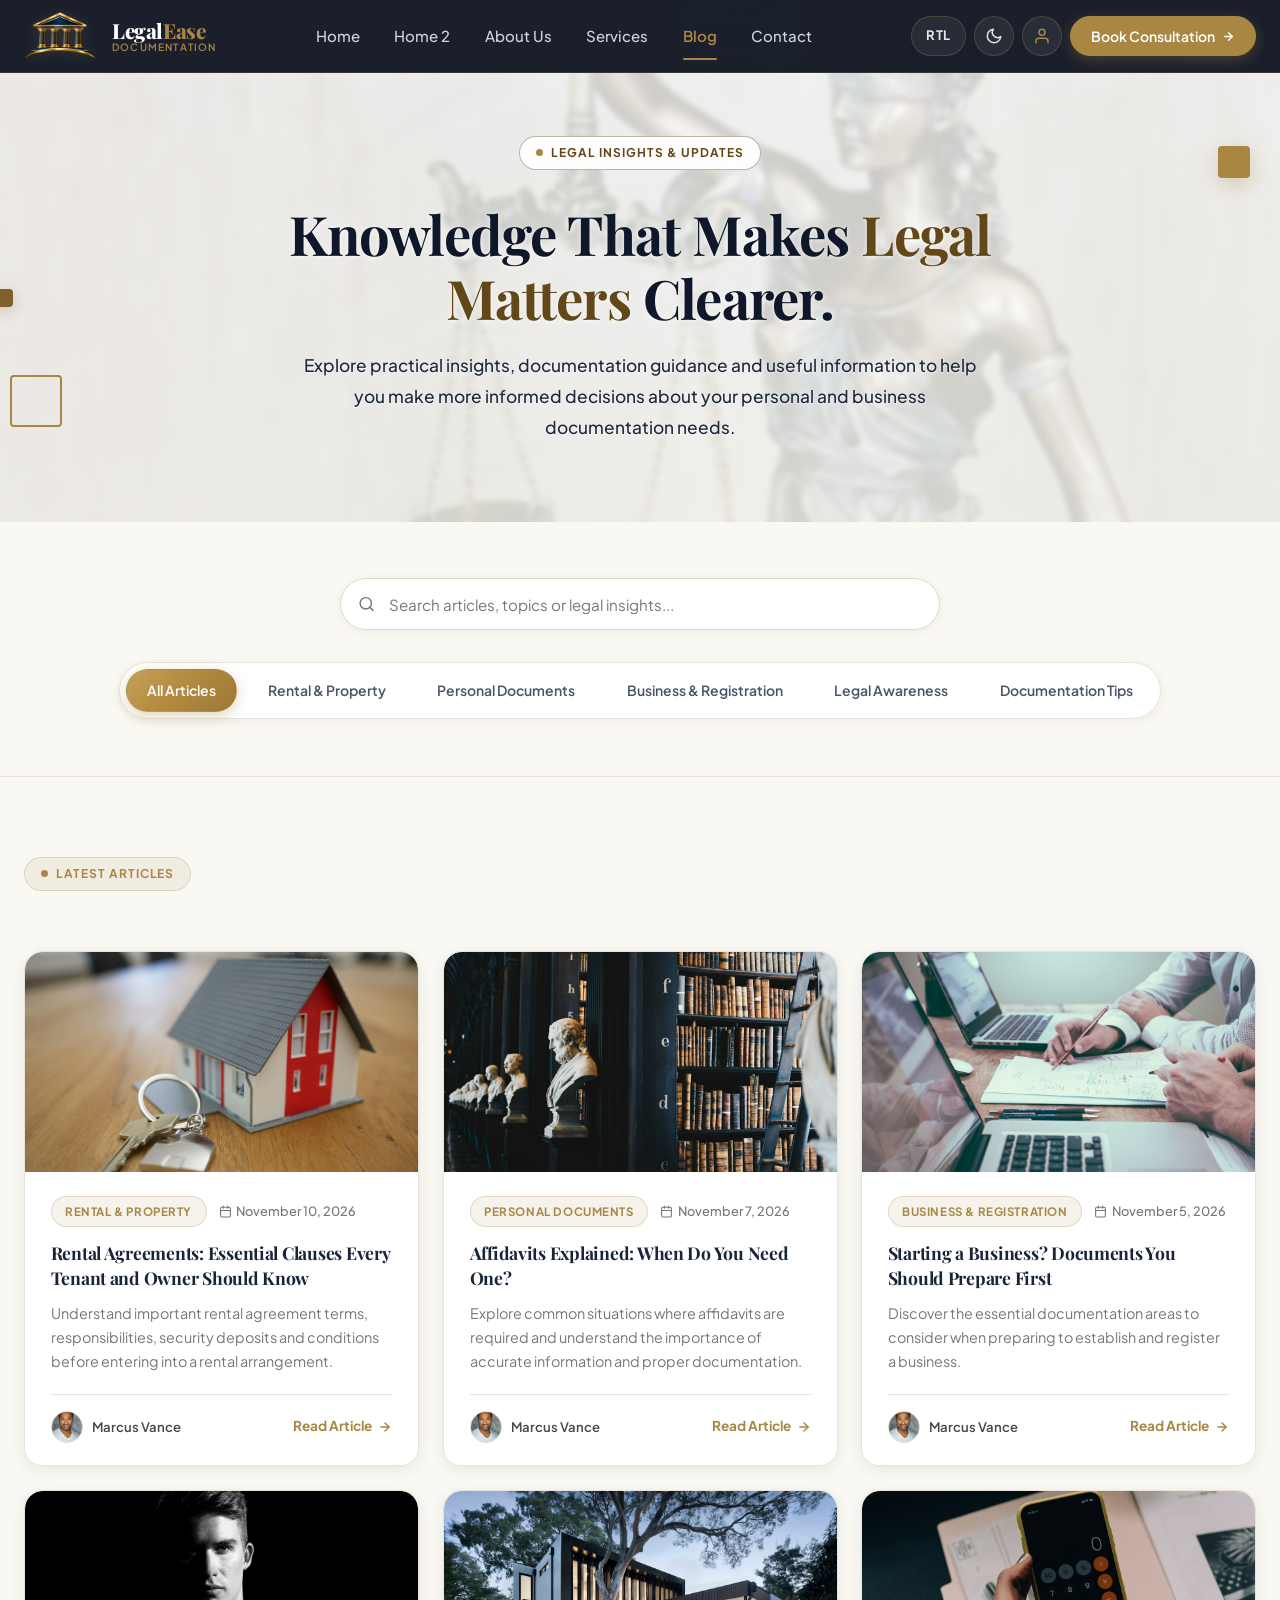
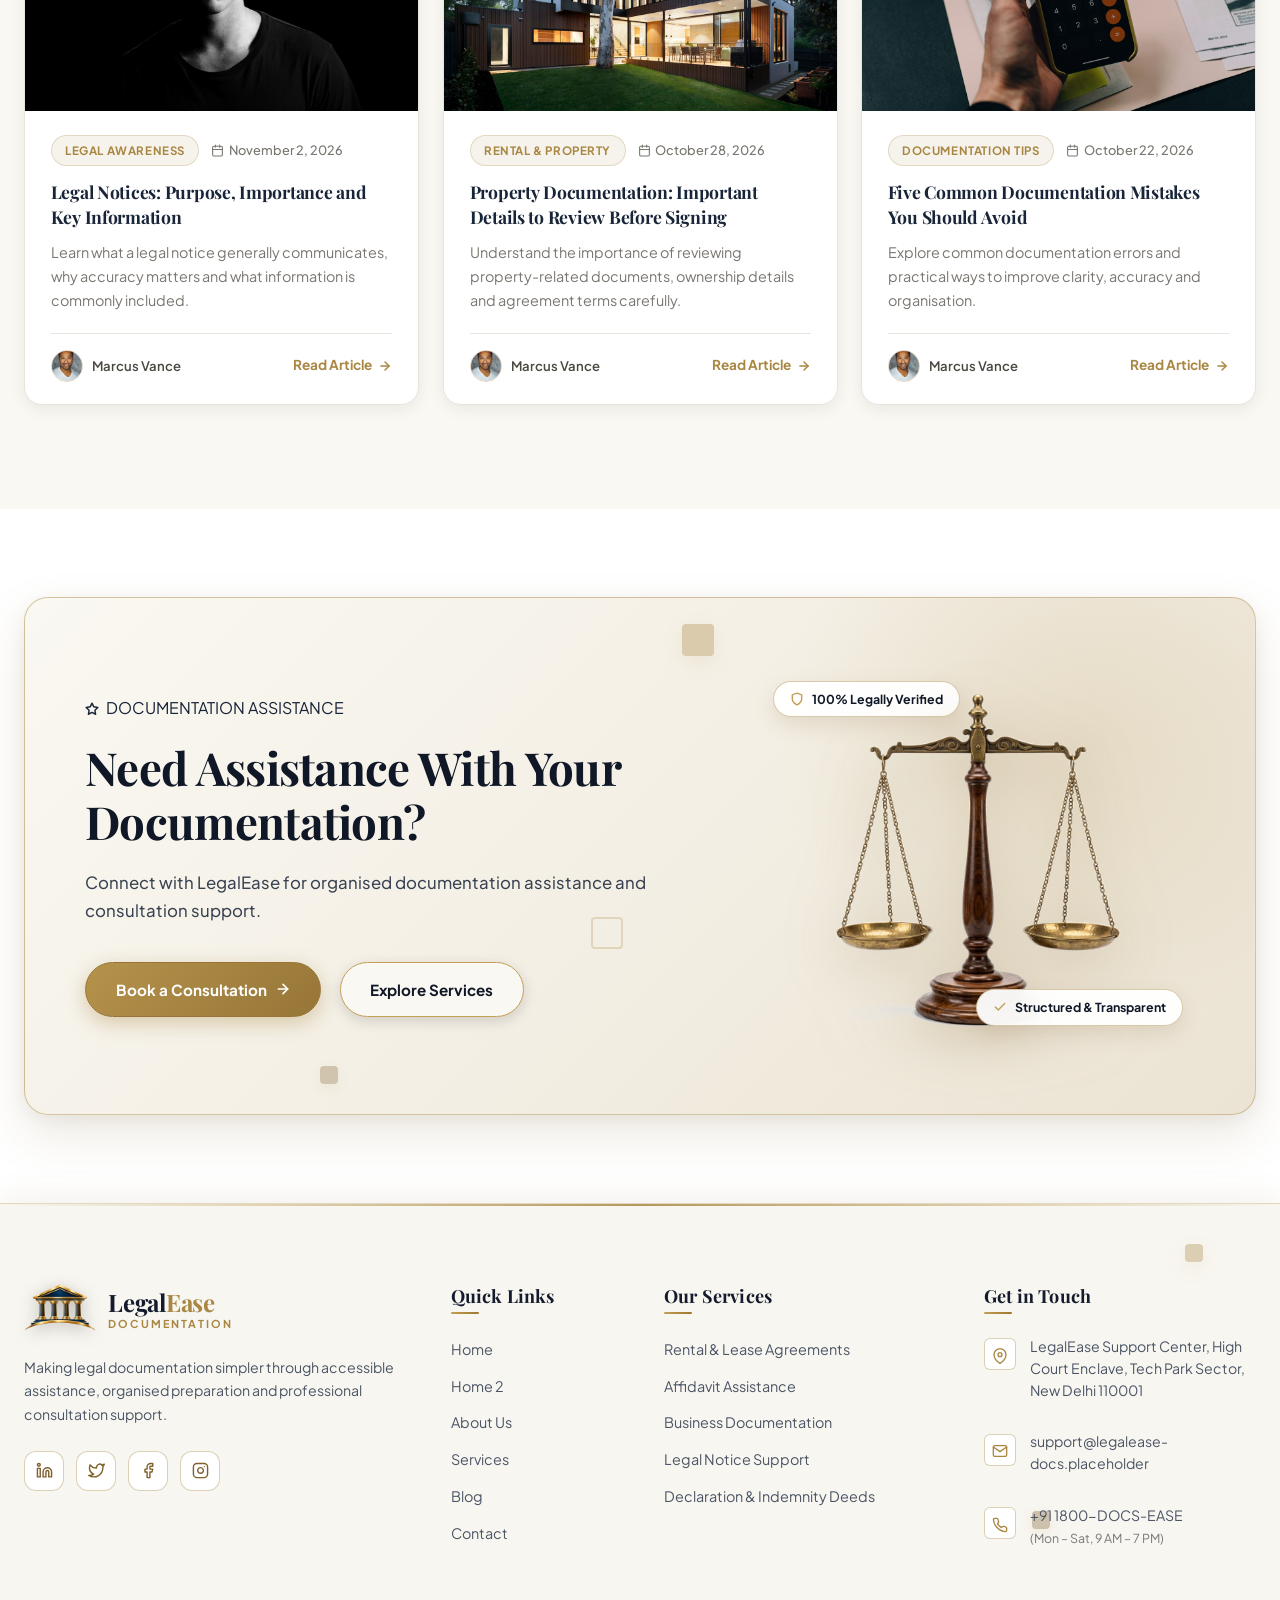
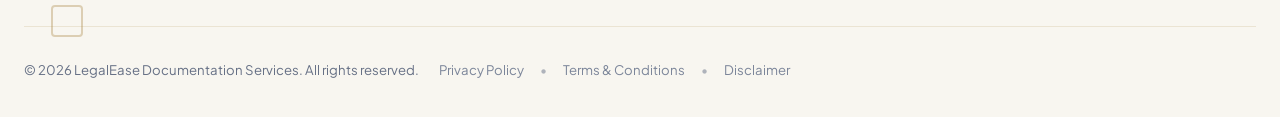
<file: blog.html>
<!DOCTYPE html>
<html lang="en" data-theme="dark" dir="ltr">

<head>
  <meta charset="UTF-8">
  <meta name="viewport" content="width=device-width, initial-scale=1.0">
  <title>LegalEase | Legal Insights & Documentation Guides</title>
  <meta name="description"
    content="Explore practical insights, documentation guidance and useful information to help you make more informed decisions about your legal documentation needs.">

  <!-- Favicons -->
  <link rel="icon" type="image/png" sizes="48x48" href="assets/icons/favicon-48x48.png">
  <link rel="icon" type="image/png" sizes="32x32" href="assets/icons/favicon-32x32.png">
  <link rel="apple-touch-icon" sizes="192x192" href="assets/icons/favicon-192x192.png">

  <!-- Google Fonts -->
  <link rel="preconnect" href="https://fonts.googleapis.com">
  <link rel="preconnect" href="https://fonts.gstatic.com" crossorigin>
  <link
    href="https://fonts.googleapis.com/css2?family=Playfair+Display:ital,wght@0,500;0,600;0,700;0,800;1,600&family=Plus+Jakarta+Sans:wght@400;500;600;700;800&display=swap"
    rel="stylesheet">

  <!-- Bootstrap 5 CSS -->
  <link href="https://cdn.jsdelivr.net/npm/bootstrap@5.3.3/dist/css/bootstrap.min.css" rel="stylesheet"
    integrity="sha384-QWTKZyjpPEjISv5WaRU9OFeRpok6YctnYmDr5pNlyT2bRjXh0JMhjY6hW+ALEwIH" crossorigin="anonymous">

  <!-- LegalEase Core Styles -->
  <link rel="stylesheet" href="css/style.css">
  <!-- Blog Page Styles -->
  <link rel="stylesheet" href="css/pages/blog.css">
  <!-- CTA & Footer -->
  <link rel="stylesheet" href="css/components/cta.css">
  <link rel="stylesheet" href="css/components/footer.css">
  <!-- Responsive -->
  <link rel="stylesheet" href="css/responsive.css">
</head>

<body>

  <!-- Navbar -->
  <header id="main-navbar-container"></header>

  <main id="main-content">

    <!-- =================================================================
         SECTION 1: BLOG HERO
         ================================================================= -->
    <section class="blog-hero-section" id="blog-hero" aria-label="Blog page hero">
      <div class="blog-hero-overlay" aria-hidden="true"></div>

      <div class="container container-custom position-relative" style="z-index:2;">
        <!-- Geometric Accents -->
        <div aria-hidden="true">
          <span class="geo-square geo-square-gold geo-square-sm" style="position:absolute;top:10px;inset-inline-end:30px;"></span>
          <span class="geo-square geo-square-outline geo-square-md" style="position:absolute;bottom:15px;inset-inline-start:10px;"></span>
          <span class="geo-square geo-square-bronze geo-square-xs" style="position:absolute;top:50%;inset-inline-start:-5px;"></span>
        </div>

        <div class="blog-hero-content reveal-on-scroll">
          <div class="eyebrow-badge mx-auto mb-3">
            <span class="pulse-dot"></span>
            <span>LEGAL INSIGHTS &amp; UPDATES</span>
          </div>
          <h1 class="blog-hero-title">
            Knowledge That Makes <span class="text-accent">Legal Matters</span> Clearer.
          </h1>
          <p class="blog-hero-desc">
            Explore practical insights, documentation guidance and useful information to help you make more informed decisions about your personal and business documentation needs.
          </p>
        </div>
      </div>
    </section>

    <!-- =================================================================
         SECTION 2: SEARCH & CATEGORY FILTERS
         ================================================================= -->
    <section class="blog-search-filter-section" id="blog-filters" aria-label="Search and filter blog articles">
      <div class="container container-custom">

        <!-- Search Bar -->
        <div class="blog-search-wrap reveal-on-scroll">
          <span class="blog-search-icon" aria-hidden="true">
            <svg width="17" height="17" viewBox="0 0 24 24" fill="none" stroke="currentColor" stroke-width="2" stroke-linecap="round" stroke-linejoin="round">
              <circle cx="11" cy="11" r="8"></circle>
              <line x1="21" y1="21" x2="16.65" y2="16.65"></line>
            </svg>
          </span>
          <input
            type="search"
            id="blog-search-input"
            class="blog-search-input"
            placeholder="Search articles, topics or legal insights..."
            aria-label="Search blog articles"
            autocomplete="off"
          >
          <button class="blog-search-clear d-none" id="blog-search-clear" aria-label="Clear search" title="Clear search">
            <svg width="16" height="16" viewBox="0 0 24 24" fill="none" stroke="currentColor" stroke-width="2.5" stroke-linecap="round" stroke-linejoin="round"><line x1="18" y1="6" x2="6" y2="18"></line><line x1="6" y1="6" x2="18" y2="18"></line></svg>
          </button>
        </div>

        <!-- Category Filter Pills -->
        <div class="blog-filter-wrap reveal-on-scroll">
          <div class="blog-filter-pills" role="group" aria-label="Filter by category">
            <button class="blog-filter-btn active" data-filter="all" type="button">All Articles</button>
            <button class="blog-filter-btn" data-filter="rental-property" type="button">Rental &amp; Property</button>
            <button class="blog-filter-btn" data-filter="personal-documents" type="button">Personal Documents</button>
            <button class="blog-filter-btn" data-filter="business-registration" type="button">Business &amp; Registration</button>
            <button class="blog-filter-btn" data-filter="legal-awareness" type="button">Legal Awareness</button>
            <button class="blog-filter-btn" data-filter="documentation-tips" type="button">Documentation Tips</button>
          </div>
        </div>

      </div>
    </section>

    <!-- =================================================================
         SECTION 3: BLOG GRID
         ================================================================= -->
    <section class="blog-grid-section" id="blog-grid-section" aria-label="Blog articles listing">
      <div class="container container-custom">

        <!-- Section Header -->
        <div class="blog-grid-header reveal-on-scroll">
          <div class="eyebrow-badge">
            <span class="pulse-dot"></span>
            <span>LATEST ARTICLES</span>
          </div>
        </div>

        <!-- Dynamic Blog Grid (populated by blog.js) -->
        <div class="row g-4" id="blog-grid" aria-live="polite" aria-label="Blog articles grid">
          <!-- Cards injected by blog.js -->
        </div>

        <!-- Empty State -->
        <div id="blog-empty-state" class="blog-empty-state d-none" role="status" aria-label="No results found">
          <div class="blog-empty-icon" aria-hidden="true">
            <svg width="26" height="26" viewBox="0 0 24 24" fill="none" stroke="currentColor" stroke-width="2" stroke-linecap="round" stroke-linejoin="round"><circle cx="11" cy="11" r="8"></circle><line x1="21" y1="21" x2="16.65" y2="16.65"></line></svg>
          </div>
          <h3 class="font-serif">No Articles Found</h3>
          <p>No articles match your current search or filter. Try adjusting your query or clearing the filter.</p>
          <button class="btn btn-primary-custom" id="blog-reset-btn" type="button">
            <span>View All Articles</span>
          </button>
        </div>

      </div>
    </section>

    <!-- =================================================================
         COMMON CTA
         ================================================================= -->
    <div
      id="cta-container"
      data-eyebrow="DOCUMENTATION ASSISTANCE"
      data-headline="Need Assistance With Your Documentation?"
      data-description="Connect with LegalEase for organised documentation assistance and consultation support."
      data-primary-text="Book a Consultation"
      data-primary-href="#consultationModal"
      data-secondary-text="Explore Services"
      data-secondary-href="services.html"
    ></div>

  </main>

  <!-- Footer -->
  <div id="footer-container"></div>

  <!-- Consultation Modal -->
  <div class="modal fade custom-modal" id="consultationModal" tabindex="-1" aria-labelledby="consultationModalLabel" aria-hidden="true">
    <div class="modal-dialog modal-dialog-centered">
      <div class="modal-content">
        <div class="modal-header">
          <div class="d-flex align-items-center gap-2">
            <img src="assets/icons/icon.png" alt="LegalEase" class="brand-logo brand-logo-modal" width="57" height="38">
            <h5 class="modal-title mb-0" id="consultationModalLabel">Book a Document Consultation</h5>
          </div>
          <button type="button" class="btn-close" data-bs-dismiss="modal" aria-label="Close"></button>
        </div>
        <div class="modal-body">
          <p class="text-muted small mb-3">
            Please provide your requirement details. A documentation specialist will review and contact you with structured guidance.
          </p>
          <form id="consultationForm">
            <div class="mb-3">
              <label for="consultName" class="form-label">Full Name *</label>
              <input type="text" class="form-control" id="consultName" placeholder="e.g. Ramesh Sharma" required>
            </div>
            <div class="row g-2 mb-3">
              <div class="col-md-6">
                <label for="consultPhone" class="form-label">Phone Number *</label>
                <input type="tel" class="form-control" id="consultPhone" placeholder="e.g. +91 98765 43210" required>
              </div>
              <div class="col-md-6">
                <label for="consultEmail" class="form-label">Email Address</label>
                <input type="email" class="form-control" id="consultEmail" placeholder="name@example.com">
              </div>
            </div>
            <div class="mb-3">
              <label for="consultService" class="form-label">Service Required *</label>
              <select class="form-select" id="consultService" required>
                <option value="" selected disabled>Select documentation category</option>
                <option value="rental">Rental / Lease Agreement</option>
                <option value="affidavit">Affidavit / Sworn Statement</option>
                <option value="business">Business Registration &amp; Deed</option>
                <option value="notice">Legal Notice Assistance</option>
                <option value="property">Property Document / Power of Attorney</option>
                <option value="personal">Personal Declarations</option>
              </select>
            </div>
            <div class="mb-3">
              <label for="consultNotes" class="form-label">Brief Requirements</label>
              <textarea class="form-control" id="consultNotes" rows="3"
                placeholder="Tell us about the property, parties, or specific clauses needed..."></textarea>
            </div>
            <div id="consultationFeedback" class="d-none"></div>
            <div class="d-grid mt-4">
              <button type="submit" class="btn btn-primary-custom w-100">
                <span>Submit Consultation Request</span>
              </button>
            </div>
          </form>
        </div>
      </div>
    </div>
  </div>

  <!-- Back to Top -->
  <button class="back-to-top-btn" id="backToTopBtn" type="button" aria-label="Back to Top" title="Back to Top">
    <svg width="20" height="20" viewBox="0 0 24 24" fill="none" stroke="currentColor" stroke-width="2.5" stroke-linecap="round" stroke-linejoin="round">
      <polyline points="18 15 12 9 6 15"></polyline>
    </svg>
  </button>

  <!-- Bootstrap JS -->
  <script src="https://cdn.jsdelivr.net/npm/bootstrap@5.3.3/dist/js/bootstrap.bundle.min.js"
    integrity="sha384-YvpcrYf0tY3lHB60NNkmXc5s9fDVZLESaAA55NDzOxhy9GkcIdslK1eN7N6jIeHz"
    crossorigin="anonymous"></script>

  <!-- Navbar, CTA, Footer Components -->
  <script src="js/navbar.js"></script>
  <script src="js/components/cta.js"></script>
  <script src="js/components/footer.js"></script>

  <!-- Blog Data + Blog JS -->
  <script src="js/blog-data.js"></script>
  <script src="js/pages/blog.js"></script>

  <script>
    // Reset button in empty state
    document.addEventListener('DOMContentLoaded', function () {
      var resetBtn = document.getElementById('blog-reset-btn');
      if (resetBtn) {
        resetBtn.addEventListener('click', function () {
          var searchInput = document.getElementById('blog-search-input');
          var clearBtn = document.getElementById('blog-search-clear');
          var filterBtns = document.querySelectorAll('.blog-filter-btn');
          if (searchInput) searchInput.value = '';
          if (clearBtn) clearBtn.classList.add('d-none');
          filterBtns.forEach(function (b) {
            b.classList.remove('active');
            if (b.dataset.filter === 'all') b.classList.add('active');
          });
          // Trigger re-render via blog.js exposed globals if possible
          if (window.blogReset) window.blogReset();
          else location.hash = '#blog-grid-section';
        });
      }
    });
  </script>

</body>

</html>
</file>
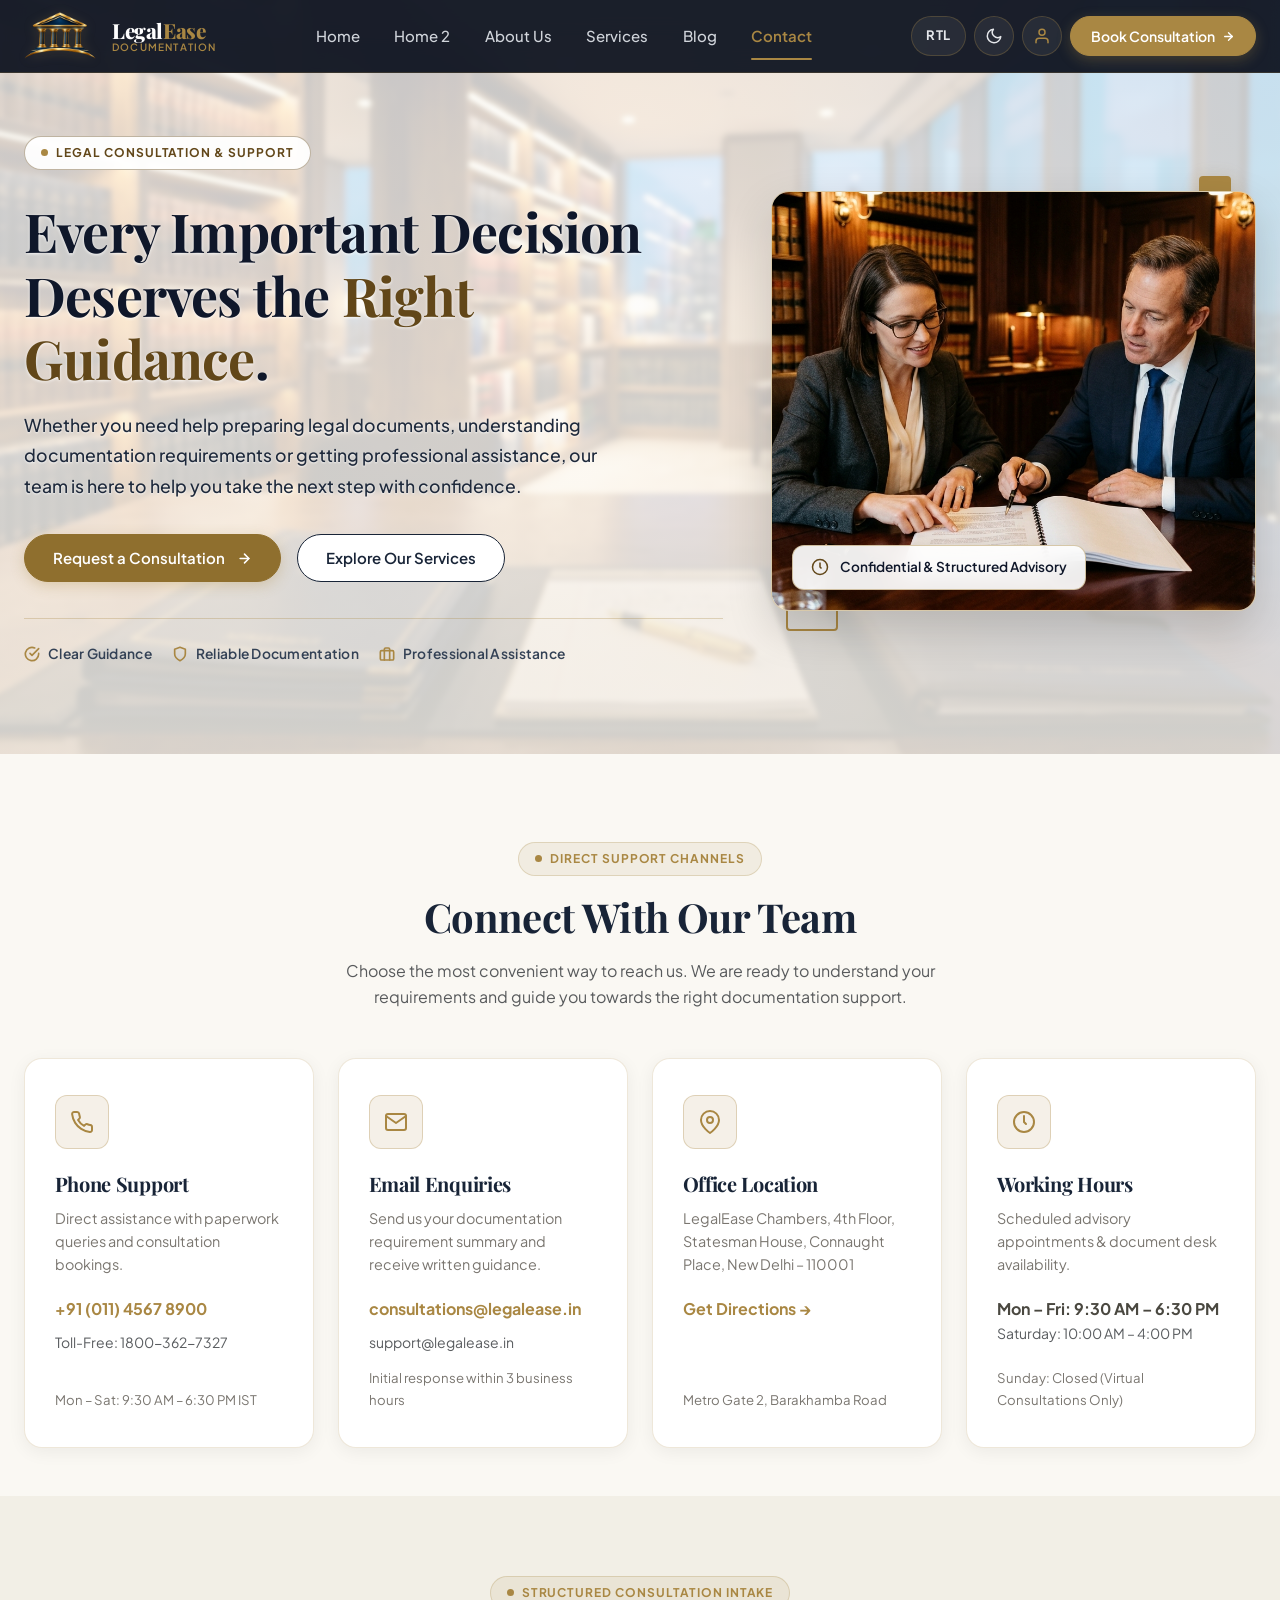
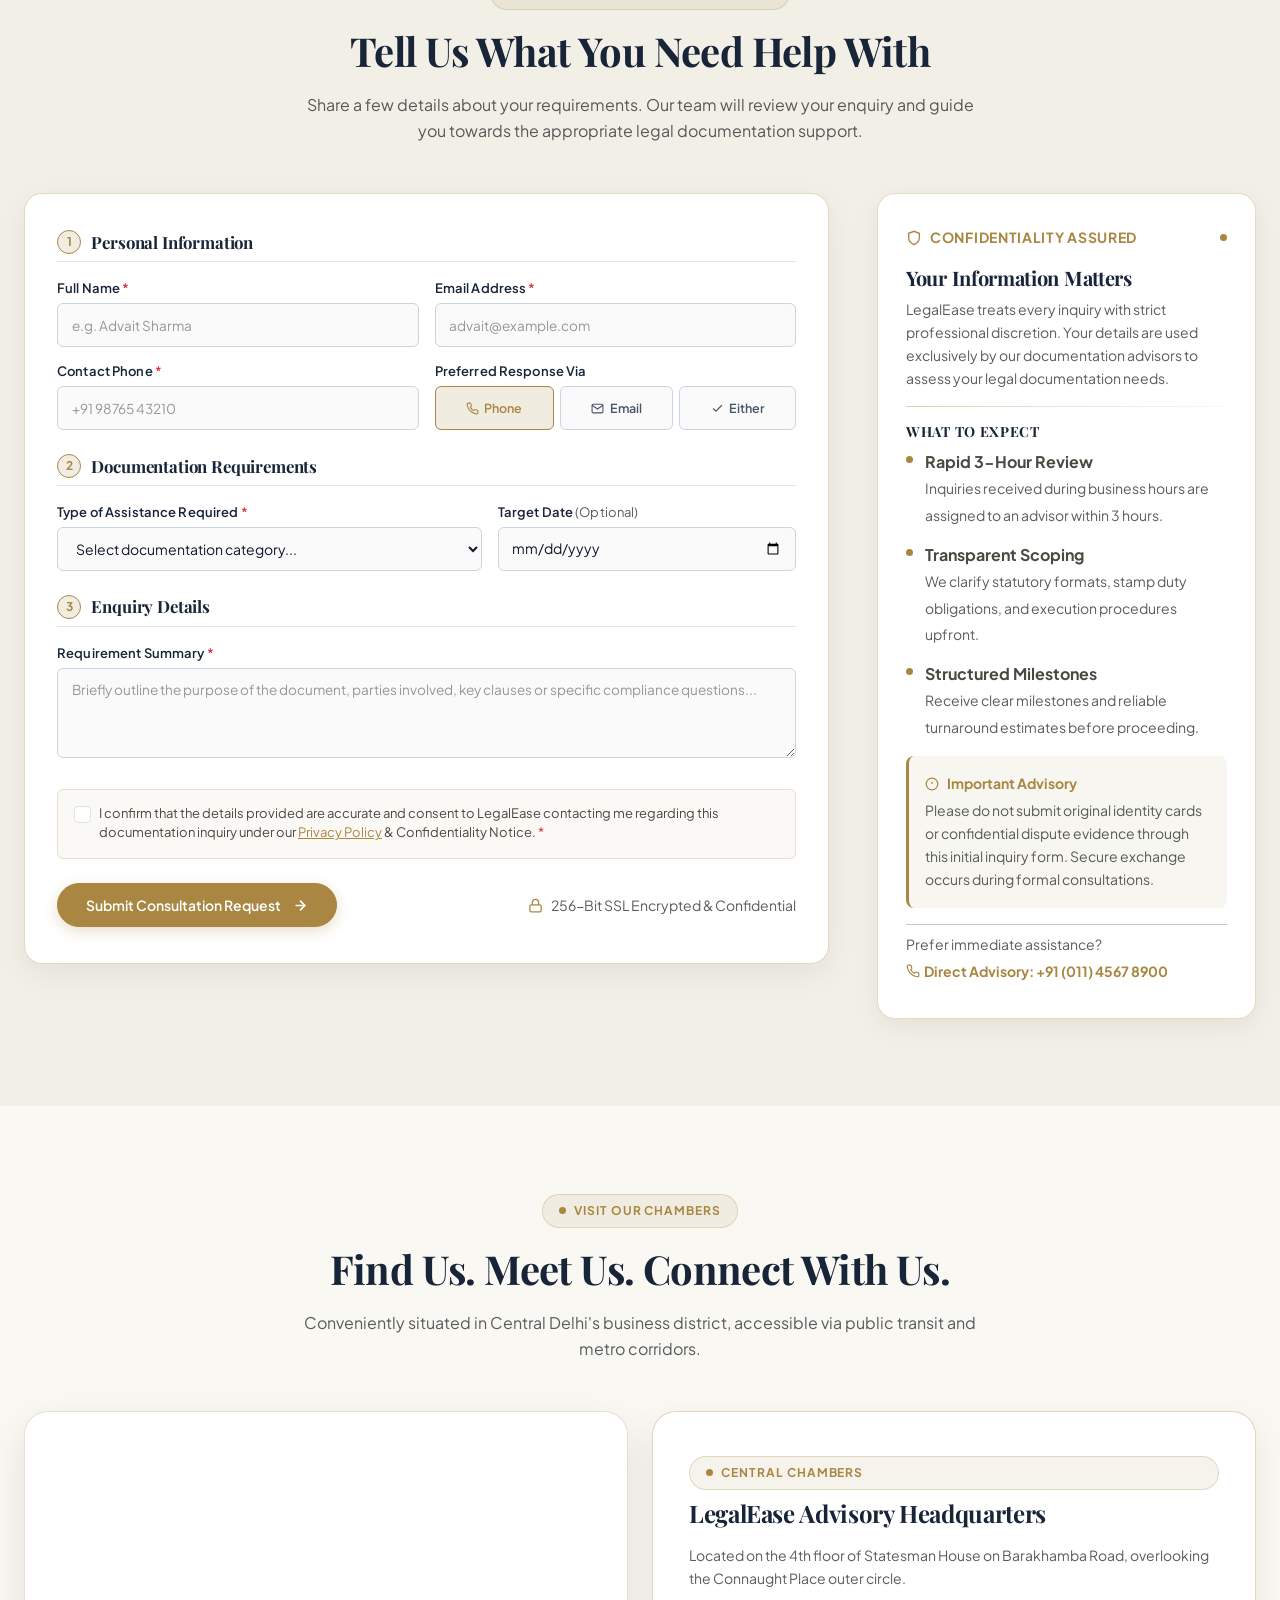
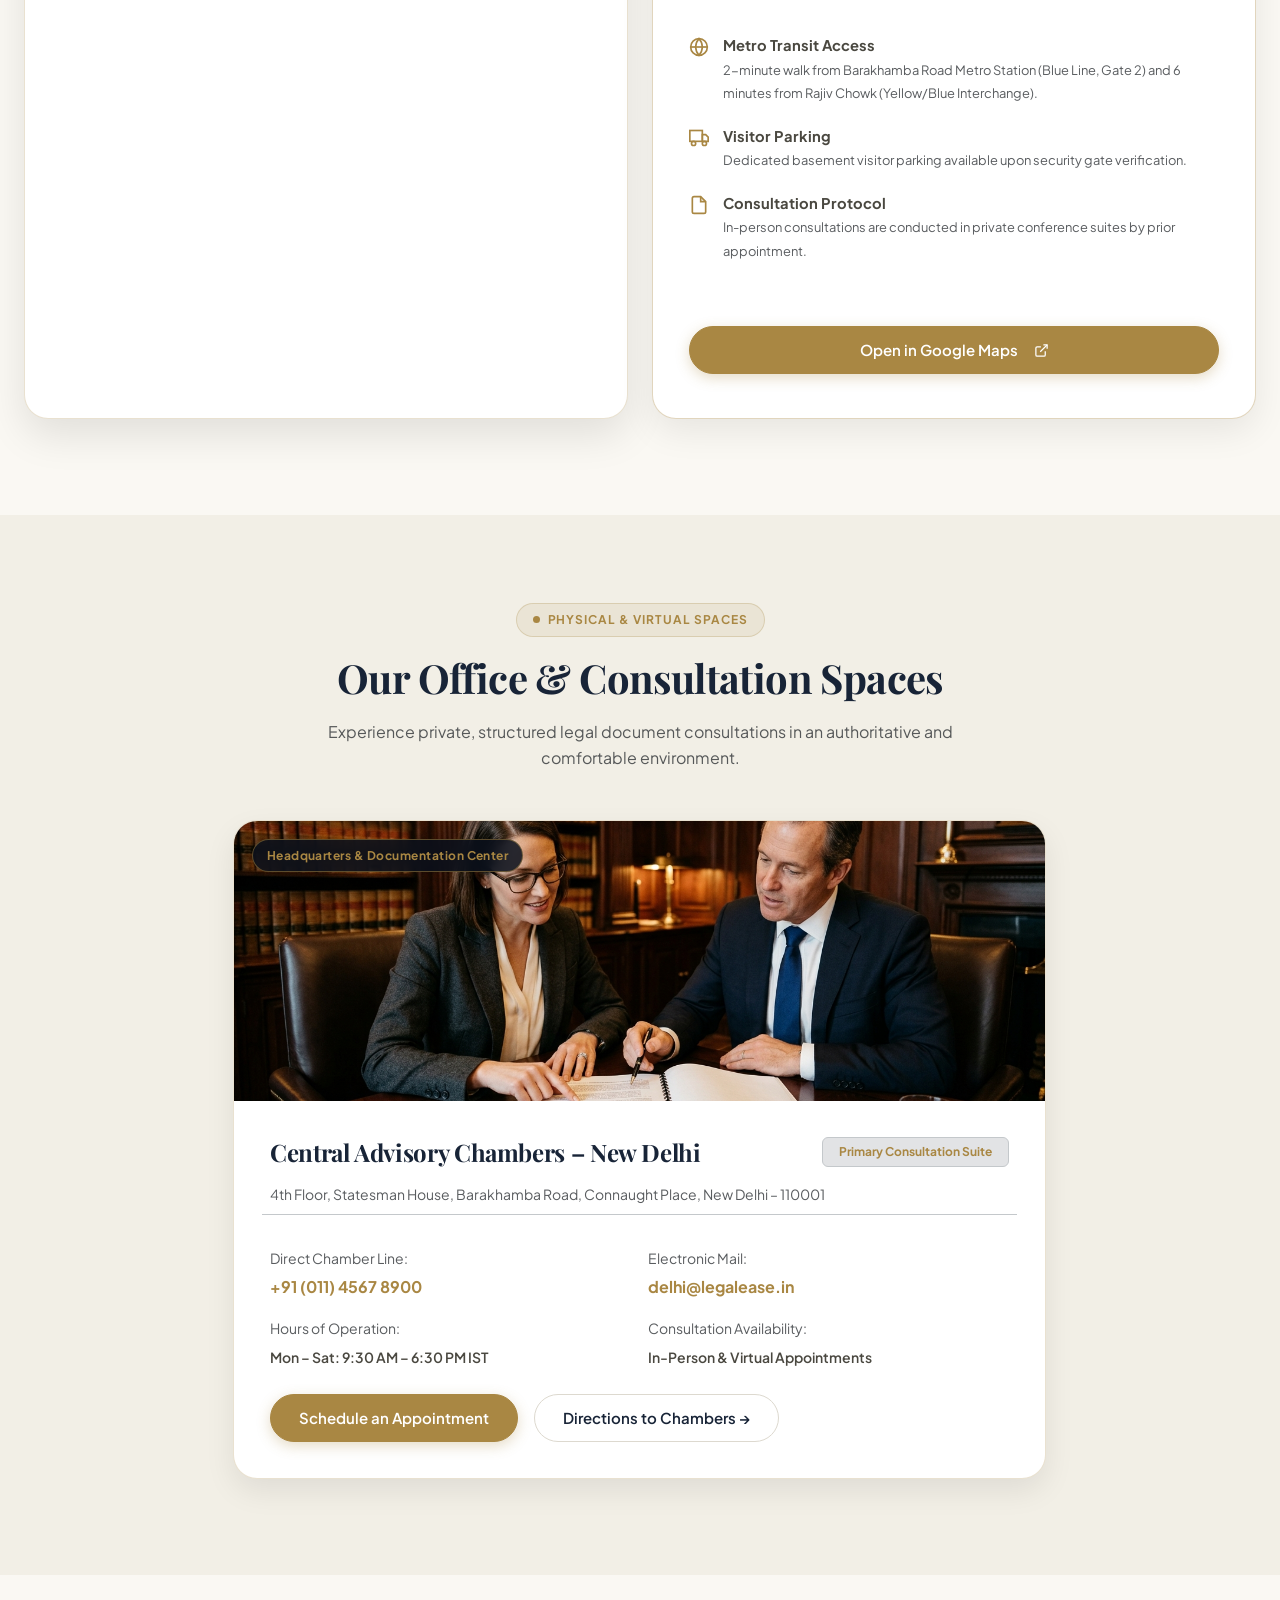
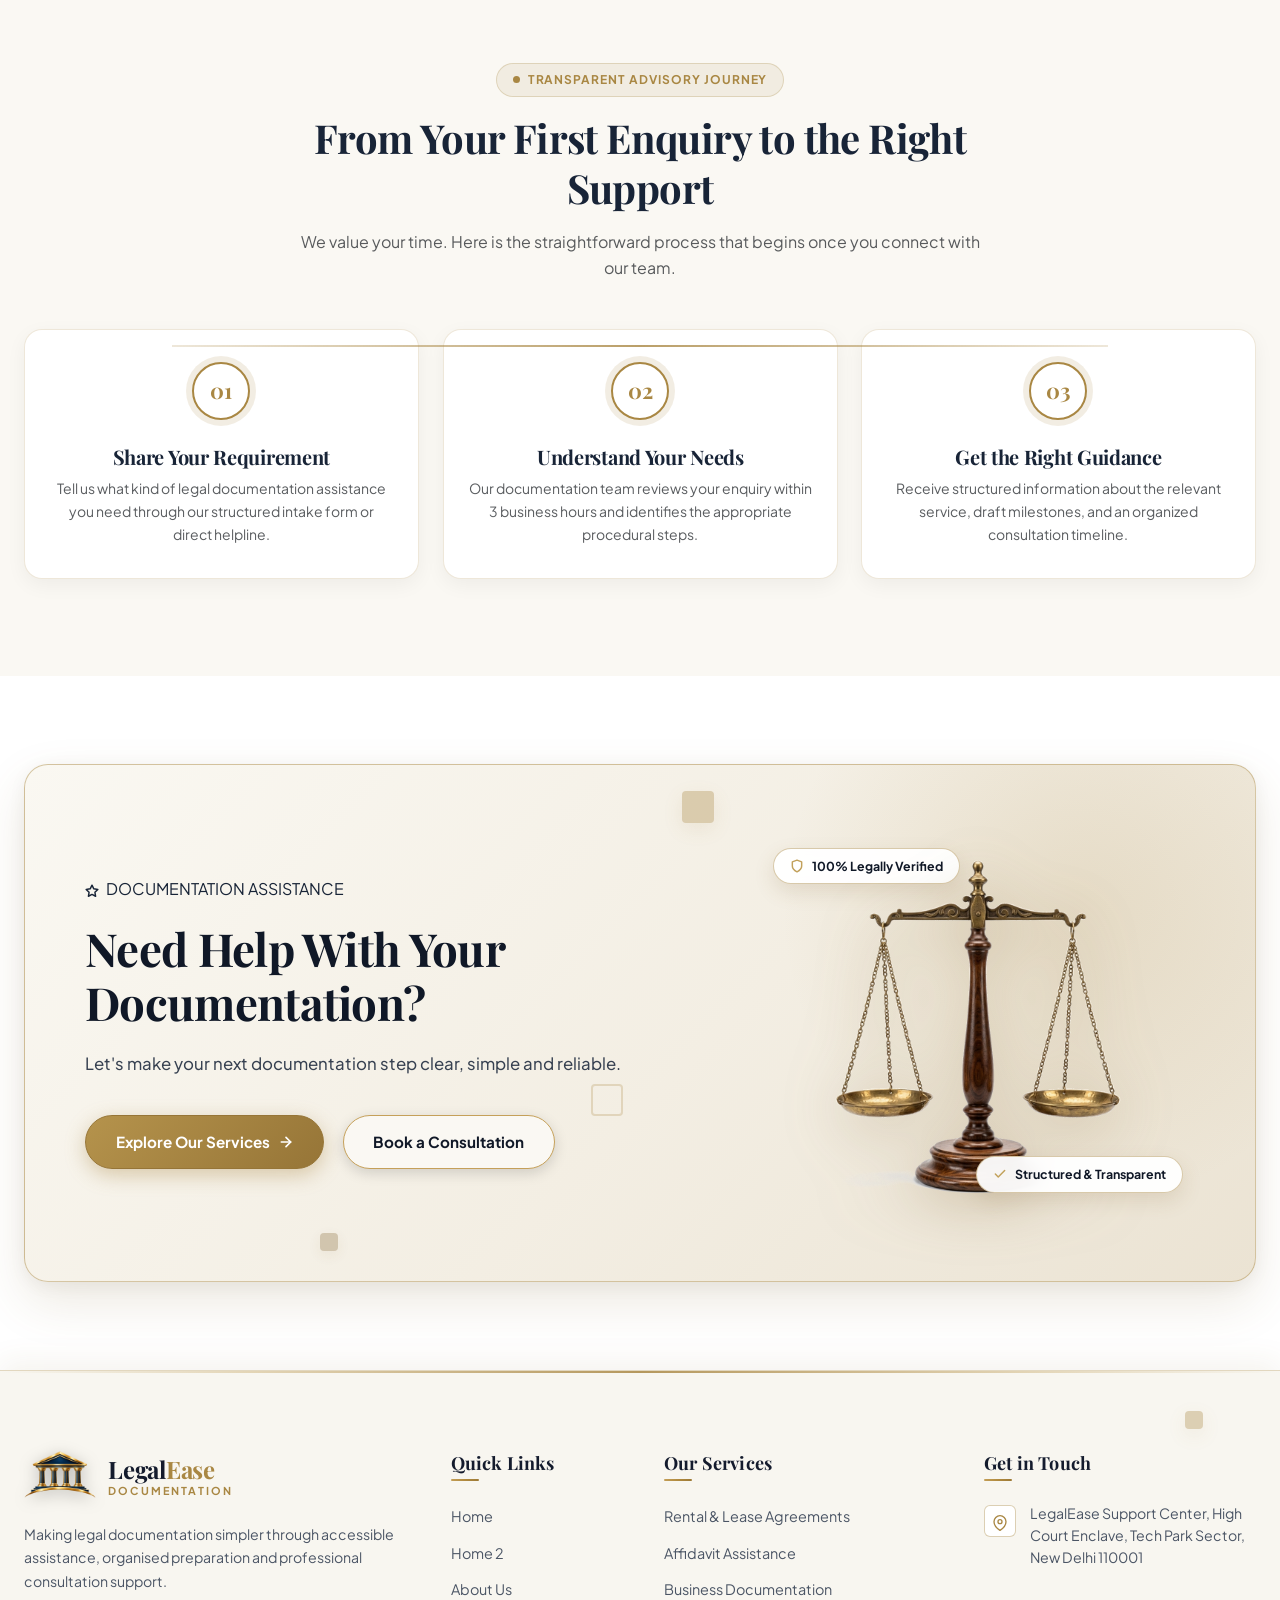
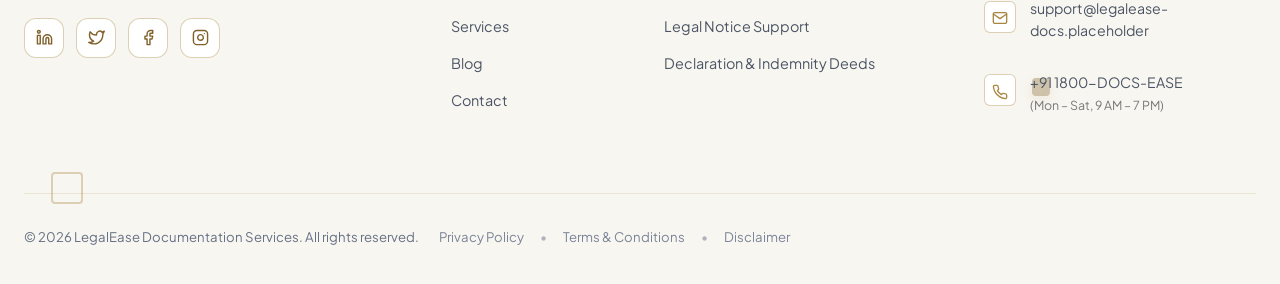
<file: contact.html>
<!DOCTYPE html>
<html lang="en" data-theme="dark" dir="ltr">

<head>
  <meta charset="UTF-8">
  <meta name="viewport" content="width=device-width, initial-scale=1.0">
  <title>LegalEase | Contact &amp; Legal Consultation Portal</title>
  <meta name="description"
    content="Connect with LegalEase for structured legal documentation assistance. Schedule a consultation for agreements, affidavits, corporate registrations, and notices.">

  <!-- Favicons -->
  <link rel="icon" type="image/png" sizes="48x48" href="assets/icons/favicon-48x48.png">
  <link rel="icon" type="image/png" sizes="32x32" href="assets/icons/favicon-32x32.png">
  <link rel="apple-touch-icon" sizes="192x192" href="assets/icons/favicon-192x192.png">

  <!-- Google Fonts: Playfair Display & Plus Jakarta Sans -->
  <link rel="preconnect" href="https://fonts.googleapis.com">
  <link rel="preconnect" href="https://fonts.gstatic.com" crossorigin>
  <link
    href="https://fonts.googleapis.com/css2?family=Playfair+Display:ital,wght@0,500;0,600;0,700;0,800;1,600&family=Plus+Jakarta+Sans:wght@400;500;600;700;800&display=swap"
    rel="stylesheet">

  <!-- Bootstrap 5 CSS -->
  <link href="https://cdn.jsdelivr.net/npm/bootstrap@5.3.3/dist/css/bootstrap.min.css" rel="stylesheet"
    integrity="sha384-QWTKZyjpPEjISv5WaRU9OFeRpok6YctnYmDr5pNlyT2bRjXh0JMhjY6hW+ALEwIH" crossorigin="anonymous">

  <!-- Core Theme & Layout Styles -->
  <link rel="stylesheet" href="css/style.css">
  <!-- Contact Page Dedicated Styles -->
  <link rel="stylesheet" href="css/pages/contact.css">
  <!-- Common Reusable CTA Styles -->
  <link rel="stylesheet" href="css/components/cta.css">
  <!-- Reusable Shared Footer Styles -->
  <link rel="stylesheet" href="css/components/footer.css">
  <!-- Responsive Breakpoints -->
  <link rel="stylesheet" href="css/responsive.css">
</head>

<body>

  <!-- Reusable Navigation Bar Placeholder (Injected via js/navbar.js) -->
  <header id="main-navbar-container"></header>

  <main id="main-content">

    <!-- =========================================================================
         SECTION 1: PREMIUM CONTACT HERO (Editorial Two-Column Layout)
         ========================================================================= -->
    <section class="contact-hero-section" id="contact-hero" aria-label="Contact Page Hero">
      <div class="contact-hero-overlay" aria-hidden="true"></div>

      <div class="container container-custom">
        <div class="row align-items-center g-4 g-xl-5">

          <!-- Left Column: Editorial Headings & Call to Action -->
          <div class="col-lg-7 contact-hero-content reveal-on-scroll">
            <div class="eyebrow-badge mb-3">
              <span class="pulse-dot"></span>
              <span>LEGAL CONSULTATION &amp; SUPPORT</span>
            </div>

            <h1 class="contact-hero-title">
              Every Important Decision Deserves the <span class="text-accent">Right Guidance</span>.
            </h1>

            <p class="contact-hero-desc">
              Whether you need help preparing legal documents, understanding documentation requirements or getting professional assistance, our team is here to help you take the next step with confidence.
            </p>

            <div class="d-flex flex-wrap align-items-center gap-3">
              <a href="#consultation-form-section" class="btn btn-primary-custom">
                <span>Request a Consultation</span>
                <svg width="15" height="15" viewBox="0 0 24 24" fill="none" stroke="currentColor" stroke-width="2.5" stroke-linecap="round" stroke-linejoin="round" class="ms-1" aria-hidden="true">
                  <line x1="5" y1="12" x2="19" y2="12"></line>
                  <polyline points="12 5 19 12 12 19"></polyline>
                </svg>
              </a>
              <a href="services.html" class="btn btn-secondary-custom">
                <span>Explore Our Services</span>
              </a>
            </div>

            <!-- Supporting Trust Line with Micro-Indicators -->
            <div class="contact-hero-trust-bar">
              <div class="trust-item">
                <svg width="16" height="16" viewBox="0 0 24 24" fill="none" stroke="currentColor" stroke-width="2.5" stroke-linecap="round" stroke-linejoin="round" aria-hidden="true">
                  <path d="M22 11.08V12a10 10 0 1 1-5.93-9.14"></path>
                  <polyline points="22 4 12 14.01 9 11.01"></polyline>
                </svg>
                <span>Clear Guidance</span>
              </div>
              <div class="trust-item">
                <svg width="16" height="16" viewBox="0 0 24 24" fill="none" stroke="currentColor" stroke-width="2.5" stroke-linecap="round" stroke-linejoin="round" aria-hidden="true">
                  <path d="M12 22s8-4 8-10V5l-8-3-8 3v7c0 6 8 10 8 10z"></path>
                </svg>
                <span>Reliable Documentation</span>
              </div>
              <div class="trust-item">
                <svg width="16" height="16" viewBox="0 0 24 24" fill="none" stroke="currentColor" stroke-width="2.5" stroke-linecap="round" stroke-linejoin="round" aria-hidden="true">
                  <rect x="2" y="7" width="20" height="14" rx="2" ry="2"></rect>
                  <path d="M16 21V5a2 2 0 0 0-2-2h-4a2 2 0 0 0-2 2v16"></path>
                </svg>
                <span>Professional Assistance</span>
              </div>
            </div>
          </div>

          <!-- Right Column: Editorial Consultation Visual -->
          <div class="col-lg-5 reveal-on-scroll">
            <div class="position-relative">
              <!-- Floating Geometric Square Accents -->
              <div class="geo-decoration-group" aria-hidden="true">
                <span class="geo-square geo-square-gold geo-square-sm" style="top: -15px; inset-inline-end: 25px;"></span>
                <span class="geo-square geo-square-outline geo-square-md" style="bottom: -20px; inset-inline-start: 15px;"></span>
              </div>

              <div class="contact-hero-img-wrap">
                <img src="assets/images/why-choose-consultation.jpg" alt="LegalEase Consultation Session" class="contact-hero-img" width="540" height="420" loading="eager">
                <div class="contact-hero-floating-badge">
                  <svg width="18" height="18" viewBox="0 0 24 24" fill="none" stroke="currentColor" stroke-width="2" class="text-accent" aria-hidden="true">
                    <circle cx="12" cy="12" r="10"></circle>
                    <polyline points="12 6 12 12 14 14"></polyline>
                  </svg>
                  <span>Confidential &amp; Structured Advisory</span>
                </div>
              </div>
            </div>
          </div>

        </div>
      </div>
    </section>

    <!-- =========================================================================
         SECTION 2: CONTACT INFORMATION PANELS (4 Refined Cards)
         ========================================================================= -->
    <section class="contact-info-section" id="contact-channels" aria-label="Direct Contact Channels">
      <div class="container container-custom">
        <div class="section-header-center text-center max-w-700 mx-auto mb-5 reveal-on-scroll">
          <div class="eyebrow-badge mx-auto mb-3">
            <span class="pulse-dot"></span>
            <span>DIRECT SUPPORT CHANNELS</span>
          </div>
          <h2 class="display-6 font-serif">Connect With Our Team</h2>
          <div class="section-divider mx-auto my-3"></div>
          <p class="section-subtitle text-muted">
            Choose the most convenient way to reach us. We are ready to understand your requirements and guide you towards the right documentation support.
          </p>
        </div>

        <div class="row g-4">
          <!-- Card 1: Phone Support -->
          <div class="col-lg-3 col-sm-6 reveal-on-scroll">
            <div class="contact-info-card">
              <div class="contact-icon-box" aria-hidden="true">
                <svg width="24" height="24" viewBox="0 0 24 24" fill="none" stroke="currentColor" stroke-width="2" stroke-linecap="round" stroke-linejoin="round">
                  <path d="M22 16.92v3a2 2 0 0 1-2.18 2 19.79 19.79 0 0 1-8.63-3.07 19.5 19.5 0 0 1-6-6 19.79 19.79 0 0 1-3.07-8.67A2 2 0 0 1 4.11 2h3a2 2 0 0 1 2 1.72 12.84 12.84 0 0 0 .7 2.81 2 2 0 0 1-.45 2.11L8.09 9.91a16 16 0 0 0 6 6l1.27-1.27a2 2 0 0 1 2.11-.45 12.84 12.84 0 0 0 2.81.7A2 2 0 0 1 22 16.92z"></path>
                </svg>
              </div>
              <h3 class="contact-card-title">Phone Support</h3>
              <p class="contact-card-desc">Direct assistance with paperwork queries and consultation bookings.</p>
              <div>
                <a href="tel:+9101145678900" class="contact-action-link">+91 (011) 4567 8900</a>
                <br>
                <a href="tel:+9118003627327" class="small text-muted text-decoration-none">Toll-Free: 1800-362-7327</a>
              </div>
              <div class="contact-card-meta">
                <span>Mon &ndash; Sat: 9:30 AM &ndash; 6:30 PM IST</span>
              </div>
            </div>
          </div>

          <!-- Card 2: Email Enquiries -->
          <div class="col-lg-3 col-sm-6 reveal-on-scroll">
            <div class="contact-info-card">
              <div class="contact-icon-box" aria-hidden="true">
                <svg width="24" height="24" viewBox="0 0 24 24" fill="none" stroke="currentColor" stroke-width="2" stroke-linecap="round" stroke-linejoin="round">
                  <path d="M4 4h16c1.1 0 2 .9 2 2v12c0 1.1-.9 2-2 2H4c-1.1 0-2-.9-2-2V6c0-1.1.9-2 2-2z"></path>
                  <polyline points="22,6 12,13 2,6"></polyline>
                </svg>
              </div>
              <h3 class="contact-card-title">Email Enquiries</h3>
              <p class="contact-card-desc">Send us your documentation requirement summary and receive written guidance.</p>
              <div>
                <a href="mailto:consultations@legalease.in" class="contact-action-link">consultations@legalease.in</a>
                <br>
                <a href="mailto:support@legalease.in" class="small text-muted text-decoration-none">support@legalease.in</a>
              </div>
              <div class="contact-card-meta">
                <span>Initial response within 3 business hours</span>
              </div>
            </div>
          </div>

          <!-- Card 3: Office Location -->
          <div class="col-lg-3 col-sm-6 reveal-on-scroll">
            <div class="contact-info-card">
              <div class="contact-icon-box" aria-hidden="true">
                <svg width="24" height="24" viewBox="0 0 24 24" fill="none" stroke="currentColor" stroke-width="2" stroke-linecap="round" stroke-linejoin="round">
                  <path d="M21 10c0 7-9 13-9 13s-9-6-9-13a9 9 0 0 1 18 0z"></path>
                  <circle cx="12" cy="10" r="3"></circle>
                </svg>
              </div>
              <h3 class="contact-card-title">Office Location</h3>
              <p class="contact-card-desc">LegalEase Chambers, 4th Floor, Statesman House, Connaught Place, New Delhi – 110001</p>
              <div>
                <a href="https://maps.google.com/?q=Connaught+Place+New+Delhi+India" target="_blank" rel="noopener noreferrer" class="contact-action-link">
                  <span>Get Directions &rarr;</span>
                </a>
              </div>
              <div class="contact-card-meta">
                <span>Metro Gate 2, Barakhamba Road</span>
              </div>
            </div>
          </div>

          <!-- Card 4: Working Hours -->
          <div class="col-lg-3 col-sm-6 reveal-on-scroll">
            <div class="contact-info-card">
              <div class="contact-icon-box" aria-hidden="true">
                <svg width="24" height="24" viewBox="0 0 24 24" fill="none" stroke="currentColor" stroke-width="2" stroke-linecap="round" stroke-linejoin="round">
                  <circle cx="12" cy="12" r="10"></circle>
                  <polyline points="12 6 12 12 14 14"></polyline>
                </svg>
              </div>
              <h3 class="contact-card-title">Working Hours</h3>
              <p class="contact-card-desc">Scheduled advisory appointments &amp; document desk availability.</p>
              <div>
                <span class="d-block fw-bold text-heading">Mon &ndash; Fri: 9:30 AM &ndash; 6:30 PM</span>
                <span class="small text-muted d-block">Saturday: 10:00 AM &ndash; 4:00 PM</span>
              </div>
              <div class="contact-card-meta">
                <span>Sunday: Closed (Virtual Consultations Only)</span>
              </div>
            </div>
          </div>
        </div>

      </div>
    </section>

    <!-- =========================================================================
         SECTION 3: UNIQUE LEGAL CONSULTATION REQUEST FORM (Refined Layout)
         ========================================================================= -->
    <section class="contact-form-section" id="consultation-form-section" aria-label="Consultation Request Form">
      <div class="container container-custom">

        <div class="section-header-center text-center max-w-700 mx-auto mb-5 reveal-on-scroll">
          <div class="eyebrow-badge mx-auto mb-3">
            <span class="pulse-dot"></span>
            <span>STRUCTURED CONSULTATION INTAKE</span>
          </div>
          <h2 class="display-6 font-serif">Tell Us What You Need Help With</h2>
          <div class="section-divider mx-auto my-3"></div>
          <p class="section-subtitle text-muted">
            Share a few details about your requirements. Our team will review your enquiry and guide you towards the appropriate legal documentation support.
          </p>
        </div>

        <!-- Master Two-Column Composition: Form Card (Left/Main) + Guidance & Confidentiality Sidebar (Right) -->
        <div class="row g-4 g-xl-5 align-items-start">

          <!-- Left / Main Column: Compact Structured Form -->
          <div class="col-lg-8 reveal-on-scroll">
            <div class="consultation-form-card">

              <!-- Dynamic Feedback & Demo Success Banner Container -->
              <div id="consultationFeedbackWrap" class="d-none mb-4"></div>

              <form id="legalConsultationForm" novalidate>

                <!-- Part A: Personal Information -->
                <div class="form-section-head">
                  <span class="form-step-badge">1</span>
                  <h3 class="form-section-title">Personal Information</h3>
                </div>

                <div class="row g-3 mb-4">
                  <div class="col-sm-6">
                    <div class="legal-input-group">
                      <label for="consultFullName" class="legal-label">Full Name <span class="text-danger">*</span></label>
                      <input type="text" class="legal-input" id="consultFullName" placeholder="e.g. Advait Sharma" required autocomplete="name">
                      <div class="invalid-feedback">Please enter your legal name.</div>
                    </div>
                  </div>
                  <div class="col-sm-6">
                    <div class="legal-input-group">
                      <label for="consultEmail" class="legal-label">Email Address <span class="text-danger">*</span></label>
                      <input type="email" class="legal-input" id="consultEmail" placeholder="advait@example.com" required autocomplete="email">
                      <div class="invalid-feedback">Please provide a valid email address.</div>
                    </div>
                  </div>
                  <div class="col-sm-6">
                    <div class="legal-input-group">
                      <label for="consultPhone" class="legal-label">Contact Phone <span class="text-danger">*</span></label>
                      <input type="tel" class="legal-input" id="consultPhone" placeholder="+91 98765 43210" required autocomplete="tel">
                      <div class="invalid-feedback">Please provide a valid telephone number.</div>
                    </div>
                  </div>
                  <div class="col-sm-6">
                    <div class="legal-input-group">
                      <label class="legal-label">Preferred Response Via</label>
                      <div class="contact-method-options" role="radiogroup" aria-label="Preferred Contact Method">
                        <div class="flex-grow-1">
                          <input type="radio" class="contact-method-radio" name="preferredContactMethod" id="prefMethodPhone" value="Phone" checked>
                          <label for="prefMethodPhone" class="contact-method-label">
                            <svg width="13" height="13" viewBox="0 0 24 24" fill="none" stroke="currentColor" stroke-width="2" aria-hidden="true">
                              <path d="M22 16.92v3a2 2 0 0 1-2.18 2 19.79 19.79 0 0 1-8.63-3.07 19.5 19.5 0 0 1-6-6 19.79 19.79 0 0 1-3.07-8.67A2 2 0 0 1 4.11 2h3a2 2 0 0 1 2 1.72 12.84 12.84 0 0 0 .7 2.81 2 2 0 0 1-.45 2.11L8.09 9.91a16 16 0 0 0 6 6l1.27-1.27a2 2 0 0 1 2.11-.45 12.84 12.84 0 0 0 2.81.7A2 2 0 0 1 22 16.92z"></path>
                            </svg>
                            <span>Phone</span>
                          </label>
                        </div>
                        <div class="flex-grow-1">
                          <input type="radio" class="contact-method-radio" name="preferredContactMethod" id="prefMethodEmail" value="Email">
                          <label for="prefMethodEmail" class="contact-method-label">
                            <svg width="13" height="13" viewBox="0 0 24 24" fill="none" stroke="currentColor" stroke-width="2" aria-hidden="true">
                              <path d="M4 4h16c1.1 0 2 .9 2 2v12c0 1.1-.9 2-2 2H4c-1.1 0-2-.9-2-2V6c0-1.1.9-2 2-2z"></path>
                              <polyline points="22,6 12,13 2,6"></polyline>
                            </svg>
                            <span>Email</span>
                          </label>
                        </div>
                        <div class="flex-grow-1">
                          <input type="radio" class="contact-method-radio" name="preferredContactMethod" id="prefMethodEither" value="Either">
                          <label for="prefMethodEither" class="contact-method-label">
                            <svg width="13" height="13" viewBox="0 0 24 24" fill="none" stroke="currentColor" stroke-width="2" aria-hidden="true">
                              <polyline points="20 6 9 17 4 12"></polyline>
                            </svg>
                            <span>Either</span>
                          </label>
                        </div>
                      </div>
                    </div>
                  </div>
                </div>

                <!-- Part B: Documentation Requirements -->
                <div class="form-section-head">
                  <span class="form-step-badge">2</span>
                  <h3 class="form-section-title">Documentation Requirements</h3>
                </div>

                <div class="row g-3 mb-4">
                  <div class="col-sm-7">
                    <div class="legal-input-group">
                      <label for="consultCategory" class="legal-label">Type of Assistance Required <span class="text-danger">*</span></label>
                      <select class="legal-select" id="consultCategory" required>
                        <option value="" selected disabled>Select documentation category...</option>
                        <option value="rental">Rental &amp; Lease Agreements</option>
                        <option value="affidavit">Affidavits &amp; Declarations</option>
                        <option value="business">Business Registration Assistance</option>
                        <option value="notice">Legal Notice Drafting</option>
                        <option value="property">Sale Deeds &amp; Property Documents</option>
                        <option value="indemnity">Indemnity Bonds &amp; Undertakings</option>
                        <option value="general">General Legal Documentation Enquiry</option>
                        <option value="other">Other Documentation Matter</option>
                      </select>
                      <div class="invalid-feedback">Please select the service category needed.</div>
                    </div>
                  </div>

                  <div class="col-sm-5">
                    <div class="legal-input-group">
                      <label for="consultPreferredDate" class="legal-label">Target Date <span class="text-muted fw-normal">(Optional)</span></label>
                      <input type="date" class="legal-input" id="consultPreferredDate">
                    </div>
                  </div>
                </div>

                <!-- Part C: Enquiry Details -->
                <div class="form-section-head">
                  <span class="form-step-badge">3</span>
                  <h3 class="form-section-title">Enquiry Details</h3>
                </div>

                <div class="row g-3 mb-4">
                  <div class="col-12">
                    <div class="legal-input-group mb-0">
                      <label for="consultMessage" class="legal-label">Requirement Summary <span class="text-danger">*</span></label>
                      <textarea class="legal-textarea" id="consultMessage" rows="3" placeholder="Briefly outline the purpose of the document, parties involved, key clauses or specific compliance questions..." required></textarea>
                      <div class="invalid-feedback">Please briefly state your documentation requirements.</div>
                    </div>
                  </div>
                </div>

                <!-- Part D: Consent & Confidentiality Notice -->
                <div class="legal-consent-card mb-4">
                  <div class="form-check d-flex align-items-start gap-2">
                    <input class="form-check-input legal-checkbox flex-shrink-0" type="checkbox" id="consultConsentCheck" required>
                    <label class="form-check-label legal-checkbox-label" for="consultConsentCheck">
                      I confirm that the details provided are accurate and consent to LegalEase contacting me regarding this documentation inquiry under our <a href="#" class="text-accent text-decoration-underline">Privacy Policy</a> &amp; Confidentiality Notice. <span class="text-danger">*</span>
                    </label>
                  </div>
                </div>

                <!-- Form Action Row: Proportionate button + Security reassurance -->
                <div class="d-flex align-items-center justify-content-between flex-wrap gap-3">
                  <button type="submit" class="btn btn-primary-custom" id="submitConsultationBtn">
                    <span>Submit Consultation Request</span>
                    <svg width="15" height="15" viewBox="0 0 24 24" fill="none" stroke="currentColor" stroke-width="2.5" stroke-linecap="round" stroke-linejoin="round" class="ms-1" aria-hidden="true">
                      <line x1="5" y1="12" x2="19" y2="12"></line>
                      <polyline points="12 5 19 12 12 19"></polyline>
                    </svg>
                  </button>

                  <div class="d-flex align-items-center gap-2 text-muted small">
                    <svg width="15" height="15" viewBox="0 0 24 24" fill="none" stroke="currentColor" stroke-width="2" class="text-accent flex-shrink-0" aria-hidden="true">
                      <rect x="3" y="11" width="18" height="11" rx="2" ry="2"></rect>
                      <path d="M7 11V7a5 5 0 0 1 10 0v4"></path>
                    </svg>
                    <span>256-Bit SSL Encrypted &amp; Confidential</span>
                  </div>
                </div>

              </form>
            </div>
          </div>

          <!-- Right Column: Creative Guidance & Confidentiality Sidebar -->
          <div class="col-lg-4 reveal-on-scroll">
            <div class="consultation-guidance-card">

              <!-- Confidentiality Header with Shield Icon -->
              <div class="d-flex justify-content-between align-items-center mb-3">
                <div class="d-flex align-items-center gap-2 text-accent fw-bold small text-uppercase letter-spacing-1">
                  <svg width="16" height="16" viewBox="0 0 24 24" fill="none" stroke="currentColor" stroke-width="2" aria-hidden="true">
                    <path d="M12 22s8-4 8-10V5l-8-3-8 3v7c0 6 8 10 8 10z"></path>
                  </svg>
                  <span>Confidentiality Assured</span>
                </div>
                <span class="pulse-dot"></span>
              </div>

              <h4 class="h5 font-serif text-heading mb-2">Your Information Matters</h4>
              <p class="small text-muted mb-3">
                LegalEase treats every inquiry with strict professional discretion. Your details are used exclusively by our documentation advisors to assess your legal documentation needs.
              </p>

              <!-- Thin Gold Divider Line -->
              <div class="consult-sidebar-divider mb-3"></div>

              <!-- Consultation Guidance Message ("What to Expect") -->
              <h5 class="small fw-bold text-heading text-uppercase letter-spacing-1 mb-2">What to Expect</h5>
              <ul class="consult-guidance-list mb-3">
                <li>
                  <span class="guidance-dot"></span>
                  <div>
                    <strong class="text-heading d-block">Rapid 3-Hour Review</strong>
                    <span class="text-muted small">Inquiries received during business hours are assigned to an advisor within 3 hours.</span>
                  </div>
                </li>
                <li>
                  <span class="guidance-dot"></span>
                  <div>
                    <strong class="text-heading d-block">Transparent Scoping</strong>
                    <span class="text-muted small">We clarify statutory formats, stamp duty obligations, and execution procedures upfront.</span>
                  </div>
                </li>
                <li>
                  <span class="guidance-dot"></span>
                  <div>
                    <strong class="text-heading d-block">Structured Milestones</strong>
                    <span class="text-muted small">Receive clear milestones and reliable turnaround estimates before proceeding.</span>
                  </div>
                </li>
              </ul>

              <!-- Sensitive Document Advisory Note -->
              <div class="consult-safe-note p-3 rounded-3 mb-3">
                <div class="d-flex align-items-center gap-2 text-accent fw-bold small mb-1">
                  <svg width="14" height="14" viewBox="0 0 24 24" fill="none" stroke="currentColor" stroke-width="2" aria-hidden="true">
                    <circle cx="12" cy="12" r="10"></circle>
                    <line x1="12" y1="8" x2="12" y2="12"></line>
                    <line x1="12" y1="16" x2="12.01" y2="16"></line>
                  </svg>
                  <span>Important Advisory</span>
                </div>
                <p class="small text-muted mb-0">
                  Please do not submit original identity cards or confidential dispute evidence through this initial inquiry form. Secure exchange occurs during formal consultations.
                </p>
              </div>

              <!-- Direct Helpline Note -->
              <div class="pt-2 border-top border-secondary-subtle">
                <span class="text-muted small d-block">Prefer immediate assistance?</span>
                <a href="tel:+9101145678900" class="fw-bold text-accent small text-decoration-none d-inline-flex align-items-center gap-1 mt-1">
                  <svg width="14" height="14" viewBox="0 0 24 24" fill="none" stroke="currentColor" stroke-width="2" aria-hidden="true">
                    <path d="M22 16.92v3a2 2 0 0 1-2.18 2 19.79 19.79 0 0 1-8.63-3.07 19.5 19.5 0 0 1-6-6 19.79 19.79 0 0 1-3.07-8.67A2 2 0 0 1 4.11 2h3a2 2 0 0 1 2 1.72 12.84 12.84 0 0 0 .7 2.81 2 2 0 0 1-.45 2.11L8.09 9.91a16 16 0 0 0 6 6l1.27-1.27a2 2 0 0 1 2.11-.45 12.84 12.84 0 0 0 2.81.7A2 2 0 0 1 22 16.92z"></path>
                  </svg>
                  <span>Direct Advisory: +91 (011) 4567 8900</span>
                </a>
              </div>

            </div>
          </div>

        </div>

      </div>
    </section>

    <!-- =========================================================================
         SECTION 4: MAP AND LOCATION EXPERIENCE
         ========================================================================= -->
    <section class="contact-map-section" id="location-map" aria-label="Office Location Map">
      <div class="container container-custom">
        <div class="section-header-center text-center max-w-700 mx-auto mb-5 reveal-on-scroll">
          <div class="eyebrow-badge mx-auto mb-3">
            <span class="pulse-dot"></span>
            <span>VISIT OUR CHAMBERS</span>
          </div>
          <h2 class="display-6 font-serif">Find Us. Meet Us. Connect With Us.</h2>
          <div class="section-divider mx-auto my-3"></div>
          <p class="section-subtitle text-muted">
            Conveniently situated in Central Delhi's business district, accessible via public transit and metro corridors.
          </p>
        </div>

        <div class="row g-4 align-items-stretch contact-map-layout">
          <!-- Interactive Responsive Map Frame -->
          <div class="col-12 col-md-6 d-flex reveal-on-scroll">
            <div class="map-wrapper-card">
              <iframe
                title="LegalEase Central Chambers Map Location"
                class="map-iframe"
                src="https://www.google.com/maps/embed?pb=!1m18!1m12!1m3!1d14008.114885827361!2d77.2140417646199!3d28.62892055673081!2m3!1f0!2f0!3f0!3m2!1i1024!2i768!4f13.1!3m3!1m2!1s0x390cfd37b027d109%3A0xf6398f5a6b0c36b4!2sConnaught%20Place%2C%20New%20Delhi%2C%20Delhi%20110001!5e0!3m2!1sen!2sin!4v1700000000000!5m2!1sen!2sin"
                loading="lazy"
                referrerpolicy="no-referrer-when-downgrade"
                allowfullscreen="">
              </iframe>
            </div>
          </div>

          <!-- Location Information Alongside Map -->
          <div class="col-12 col-md-6 d-flex reveal-on-scroll">
            <div class="location-info-card">
              <span class="eyebrow-badge mb-2">
                <span class="pulse-dot"></span>
                <span>CENTRAL CHAMBERS</span>
              </span>
              <h3 class="h4 font-serif text-heading mb-3">LegalEase Advisory Headquarters</h3>
              <p class="text-muted small mb-3">
                Located on the 4th floor of Statesman House on Barakhamba Road, overlooking the Connaught Place outer circle.
              </p>

              <ul class="location-feature-list">
                <li class="location-feature-item">
                  <svg width="20" height="20" viewBox="0 0 24 24" fill="none" stroke="currentColor" stroke-width="2" class="location-feature-icon" aria-hidden="true">
                    <circle cx="12" cy="12" r="10"></circle>
                    <line x1="2" y1="12" x2="22" y2="12"></line>
                    <path d="M12 2a15.3 15.3 0 0 1 4 10 15.3 15.3 0 0 1-4 10 15.3 15.3 0 0 1-4-10 15.3 15.3 0 0 1 4-10z"></path>
                  </svg>
                  <div>
                    <strong class="text-heading d-block">Metro Transit Access</strong>
                    <span class="text-muted small">2-minute walk from Barakhamba Road Metro Station (Blue Line, Gate 2) and 6 minutes from Rajiv Chowk (Yellow/Blue Interchange).</span>
                  </div>
                </li>

                <li class="location-feature-item">
                  <svg width="20" height="20" viewBox="0 0 24 24" fill="none" stroke="currentColor" stroke-width="2" class="location-feature-icon" aria-hidden="true">
                    <rect x="1" y="3" width="15" height="13"></rect>
                    <polygon points="16 8 20 8 23 11 23 16 16 16 16 8"></polygon>
                    <circle cx="5.5" cy="18.5" r="2.5"></circle>
                    <circle cx="18.5" cy="18.5" r="2.5"></circle>
                  </svg>
                  <div>
                    <strong class="text-heading d-block">Visitor Parking</strong>
                    <span class="text-muted small">Dedicated basement visitor parking available upon security gate verification.</span>
                  </div>
                </li>

                <li class="location-feature-item">
                  <svg width="20" height="20" viewBox="0 0 24 24" fill="none" stroke="currentColor" stroke-width="2" class="location-feature-icon" aria-hidden="true">
                    <path d="M14 2H6a2 2 0 0 0-2 2v16a2 2 0 0 0 2 2h12a2 2 0 0 0 2-2V8z"></path>
                    <polyline points="14 2 14 8 20 8"></polyline>
                  </svg>
                  <div>
                    <strong class="text-heading d-block">Consultation Protocol</strong>
                    <span class="text-muted small">In-person consultations are conducted in private conference suites by prior appointment.</span>
                  </div>
                </li>
              </ul>

              <div class="mt-auto pt-3">
                <a href="https://maps.google.com/?q=Statesman+House+Connaught+Place+New+Delhi" target="_blank" rel="noopener noreferrer" class="btn btn-primary-custom w-100">
                  <span>Open in Google Maps</span>
                  <svg width="15" height="15" viewBox="0 0 24 24" fill="none" stroke="currentColor" stroke-width="2" class="ms-2" aria-hidden="true">
                    <path d="M18 13v6a2 2 0 0 1-2 2H5a2 2 0 0 1-2-2V8a2 2 0 0 1 2-2h6"></path>
                    <polyline points="15 3 21 3 21 9"></polyline>
                    <line x1="10" y1="14" x2="21" y2="3"></line>
                  </svg>
                </a>
              </div>
            </div>
          </div>
        </div>
      </div>
    </section>

    <!-- =========================================================================
         SECTION 5: OFFICE / BRANCH DETAILS (Extensible Configuration)
         ========================================================================= -->
    <section class="contact-offices-section" id="office-spaces" aria-label="Office and Consultation Spaces">
      <div class="container container-custom">
        <div class="section-header-center text-center max-w-700 mx-auto mb-5 reveal-on-scroll">
          <div class="eyebrow-badge mx-auto mb-3">
            <span class="pulse-dot"></span>
            <span>PHYSICAL &amp; VIRTUAL SPACES</span>
          </div>
          <h2 class="display-6 font-serif">Our Office &amp; Consultation Spaces</h2>
          <div class="section-divider mx-auto my-3"></div>
          <p class="section-subtitle text-muted">
            Experience private, structured legal document consultations in an authoritative and comfortable environment.
          </p>
        </div>

        <div class="row justify-content-center">
          <div class="col-lg-8 reveal-on-scroll">
            <div class="office-space-card">
              <div class="office-img-wrap">
                <img src="assets/images/about-hero-consultation.jpg" alt="LegalEase Central Advisory Chambers" class="office-img" width="800" height="340" loading="lazy">
                <span class="office-badge-overlay">Headquarters &amp; Documentation Center</span>
              </div>
              <div class="office-content-wrap">
                <div class="d-flex justify-content-between align-items-center flex-wrap gap-2 mb-3">
                  <h3 class="h4 font-serif text-heading mb-0">Central Advisory Chambers – New Delhi</h3>
                  <span class="badge bg-secondary-subtle text-accent border border-secondary-subtle px-3 py-2">Primary Consultation Suite</span>
                </div>
                <p class="text-muted small mb-4">
                  4th Floor, Statesman House, Barakhamba Road, Connaught Place, New Delhi – 110001
                </p>

                <div class="row g-3 pt-3 border-top border-secondary-subtle mb-4">
                  <div class="col-sm-6">
                    <span class="text-muted small d-block mb-1">Direct Chamber Line:</span>
                    <a href="tel:+9101145678900" class="fw-bold text-accent text-decoration-none">+91 (011) 4567 8900</a>
                  </div>
                  <div class="col-sm-6">
                    <span class="text-muted small d-block mb-1">Electronic Mail:</span>
                    <a href="mailto:delhi@legalease.in" class="fw-bold text-accent text-decoration-none">delhi@legalease.in</a>
                  </div>
                  <div class="col-sm-6">
                    <span class="text-muted small d-block mb-1">Hours of Operation:</span>
                    <span class="fw-semibold text-heading small">Mon &ndash; Sat: 9:30 AM &ndash; 6:30 PM IST</span>
                  </div>
                  <div class="col-sm-6">
                    <span class="text-muted small d-block mb-1">Consultation Availability:</span>
                    <span class="fw-semibold text-heading small">In-Person &amp; Virtual Appointments</span>
                  </div>
                </div>

                <div class="d-flex gap-3 flex-wrap">
                  <a href="#consultation-form-section" class="btn btn-primary-custom btn-sm">
                    <span>Schedule an Appointment</span>
                  </a>
                  <a href="https://maps.google.com/?q=Statesman+House+Connaught+Place+New+Delhi" target="_blank" rel="noopener noreferrer" class="btn btn-secondary-custom btn-sm">
                    <span>Directions to Chambers &rarr;</span>
                  </a>
                </div>
              </div>
            </div>
          </div>
        </div>

      </div>
    </section>

    <!-- =========================================================================
         SECTION 6: WHAT HAPPENS AFTER YOU CONTACT US?
         ========================================================================= -->
    <section class="contact-process-section" id="after-contact" aria-label="What Happens After You Contact Us">
      <div class="container container-custom">
        <div class="section-header-center text-center max-w-700 mx-auto mb-5 reveal-on-scroll">
          <div class="eyebrow-badge mx-auto mb-3">
            <span class="pulse-dot"></span>
            <span>TRANSPARENT ADVISORY JOURNEY</span>
          </div>
          <h2 class="display-6 font-serif">From Your First Enquiry to the Right Support</h2>
          <div class="section-divider mx-auto my-3"></div>
          <p class="section-subtitle text-muted">
            We value your time. Here is the straightforward process that begins once you connect with our team.
          </p>
        </div>

        <div class="process-step-timeline position-relative">
          <div class="process-timeline-line" aria-hidden="true"></div>

          <div class="row g-4">
            <!-- Step 1 -->
            <div class="col-lg-4 reveal-on-scroll">
              <div class="process-step-card">
                <div class="process-step-circle">01</div>
                <h3 class="h5 font-serif text-heading mb-2">Share Your Requirement</h3>
                <p class="text-muted small mb-0">
                  Tell us what kind of legal documentation assistance you need through our structured intake form or direct helpline.
                </p>
              </div>
            </div>

            <!-- Step 2 -->
            <div class="col-lg-4 reveal-on-scroll">
              <div class="process-step-card">
                <div class="process-step-circle">02</div>
                <h3 class="h5 font-serif text-heading mb-2">Understand Your Needs</h3>
                <p class="text-muted small mb-0">
                  Our documentation team reviews your enquiry within 3 business hours and identifies the appropriate procedural steps.
                </p>
              </div>
            </div>

            <!-- Step 3 -->
            <div class="col-lg-4 reveal-on-scroll">
              <div class="process-step-card">
                <div class="process-step-circle">03</div>
                <h3 class="h5 font-serif text-heading mb-2">Get the Right Guidance</h3>
                <p class="text-muted small mb-0">
                  Receive structured information about the relevant service, draft milestones, and an organized consultation timeline.
                </p>
              </div>
            </div>
          </div>
        </div>

      </div>
    </section>

    <!-- =========================================================================
         SECTION 7: COMMON REUSABLE CALL TO ACTION (CTA)
         ========================================================================= -->
    <div
      id="cta-container"
      data-eyebrow="DOCUMENTATION ASSISTANCE"
      data-headline="Need Help With Your Documentation?"
      data-description="Let's make your next documentation step clear, simple and reliable."
      data-primary-text="Explore Our Services"
      data-primary-href="services.html"
      data-secondary-text="Book a Consultation"
      data-secondary-href="#consultation-form-section"
    ></div>

  </main>

  <!-- =========================================================================
       COMMON FOOTER (Injected via js/components/footer.js)
       ========================================================================= -->
  <div id="footer-container"></div>

  <!-- =========================================================================
       CONSULTATION MODAL (Shared with All Pages)
       ========================================================================= -->
  <div class="modal fade custom-modal" id="consultationModal" tabindex="-1" aria-labelledby="consultationModalLabel"
    aria-hidden="true">
    <div class="modal-dialog modal-dialog-centered">
      <div class="modal-content">
        <div class="modal-header">
          <div class="d-flex align-items-center gap-2">
            <img src="assets/icons/icon.png" alt="LegalEase" class="brand-logo brand-logo-modal" width="57" height="38">
            <h5 class="modal-title mb-0" id="consultationModalLabel">Book a Document Consultation</h5>
          </div>
          <button type="button" class="btn-close" data-bs-dismiss="modal" aria-label="Close"></button>
        </div>
        <div class="modal-body">
          <p class="text-muted small mb-3">
            Please provide your requirement details. A documentation specialist will review and contact you with structured guidance.
          </p>

          <form id="consultationForm">
            <div class="mb-3">
              <label for="consultName" class="form-label">Full Name *</label>
              <input type="text" class="form-control" id="consultName" placeholder="e.g. Ramesh Sharma" required>
            </div>

            <div class="row g-2 mb-3">
              <div class="col-md-6">
                <label for="consultPhoneModal" class="form-label">Phone Number *</label>
                <input type="tel" class="form-control" id="consultPhoneModal" placeholder="e.g. +91 98765 43210" required>
              </div>
              <div class="col-md-6">
                <label for="consultEmailModal" class="form-label">Email Address</label>
                <input type="email" class="form-control" id="consultEmailModal" placeholder="name@example.com">
              </div>
            </div>

            <div class="mb-3">
              <label for="consultServiceModal" class="form-label">Service Required *</label>
              <select class="form-select" id="consultServiceModal" required>
                <option value="" selected disabled>Select documentation category</option>
                <option value="rental">Rental / Lease Agreement</option>
                <option value="affidavit">Affidavit / Sworn Statement</option>
                <option value="business">Business Registration &amp; Deed</option>
                <option value="notice">Legal Notice Assistance</option>
                <option value="property">Property Document / Power of Attorney</option>
                <option value="personal">Personal Declarations</option>
              </select>
            </div>

            <div class="mb-3">
              <label for="consultNotesModal" class="form-label">Brief Requirements</label>
              <textarea class="form-control" id="consultNotesModal" rows="3"
                placeholder="Tell us about the property, parties, or specific clauses needed..."></textarea>
            </div>

            <div id="consultationFeedback" class="d-none"></div>

            <div class="d-grid mt-4">
              <button type="submit" class="btn btn-primary-custom w-100">
                <span>Submit Consultation Request</span>
              </button>
            </div>
          </form>
        </div>
      </div>
    </div>
  </div>

  <!-- Back to Top Floating Button -->
  <button class="back-to-top-btn" id="backToTopBtn" type="button" aria-label="Back to Top" title="Back to Top">
    <svg width="20" height="20" viewBox="0 0 24 24" fill="none" stroke="currentColor" stroke-width="2.5"
      stroke-linecap="round" stroke-linejoin="round" aria-hidden="true">
      <polyline points="18 15 12 9 6 15"></polyline>
    </svg>
  </button>

  <!-- Bootstrap 5 JS Bundle -->
  <script src="https://cdn.jsdelivr.net/npm/bootstrap@5.3.3/dist/js/bootstrap.bundle.min.js"
    integrity="sha384-YvpcrYf0tY3lHB60NNkmXc5s9fDVZLESaAA55NDzOxhy9GkcIdslK1eN7N6jIeHz"
    crossorigin="anonymous"></script>

  <!-- Reusable Navigation Bar Component Script -->
  <script src="js/navbar.js"></script>

  <!-- Reusable Common CTA Component Script -->
  <script src="js/components/cta.js"></script>

  <!-- Reusable Shared Footer Component Script -->
  <script src="js/components/footer.js"></script>

  <!-- Centralized Contact Data Configuration -->
  <script src="js/data/contact-data.js"></script>

  <!-- Contact Page Interactive Engine -->
  <script src="js/pages/contact.js"></script>

</body>

</html>
</file>
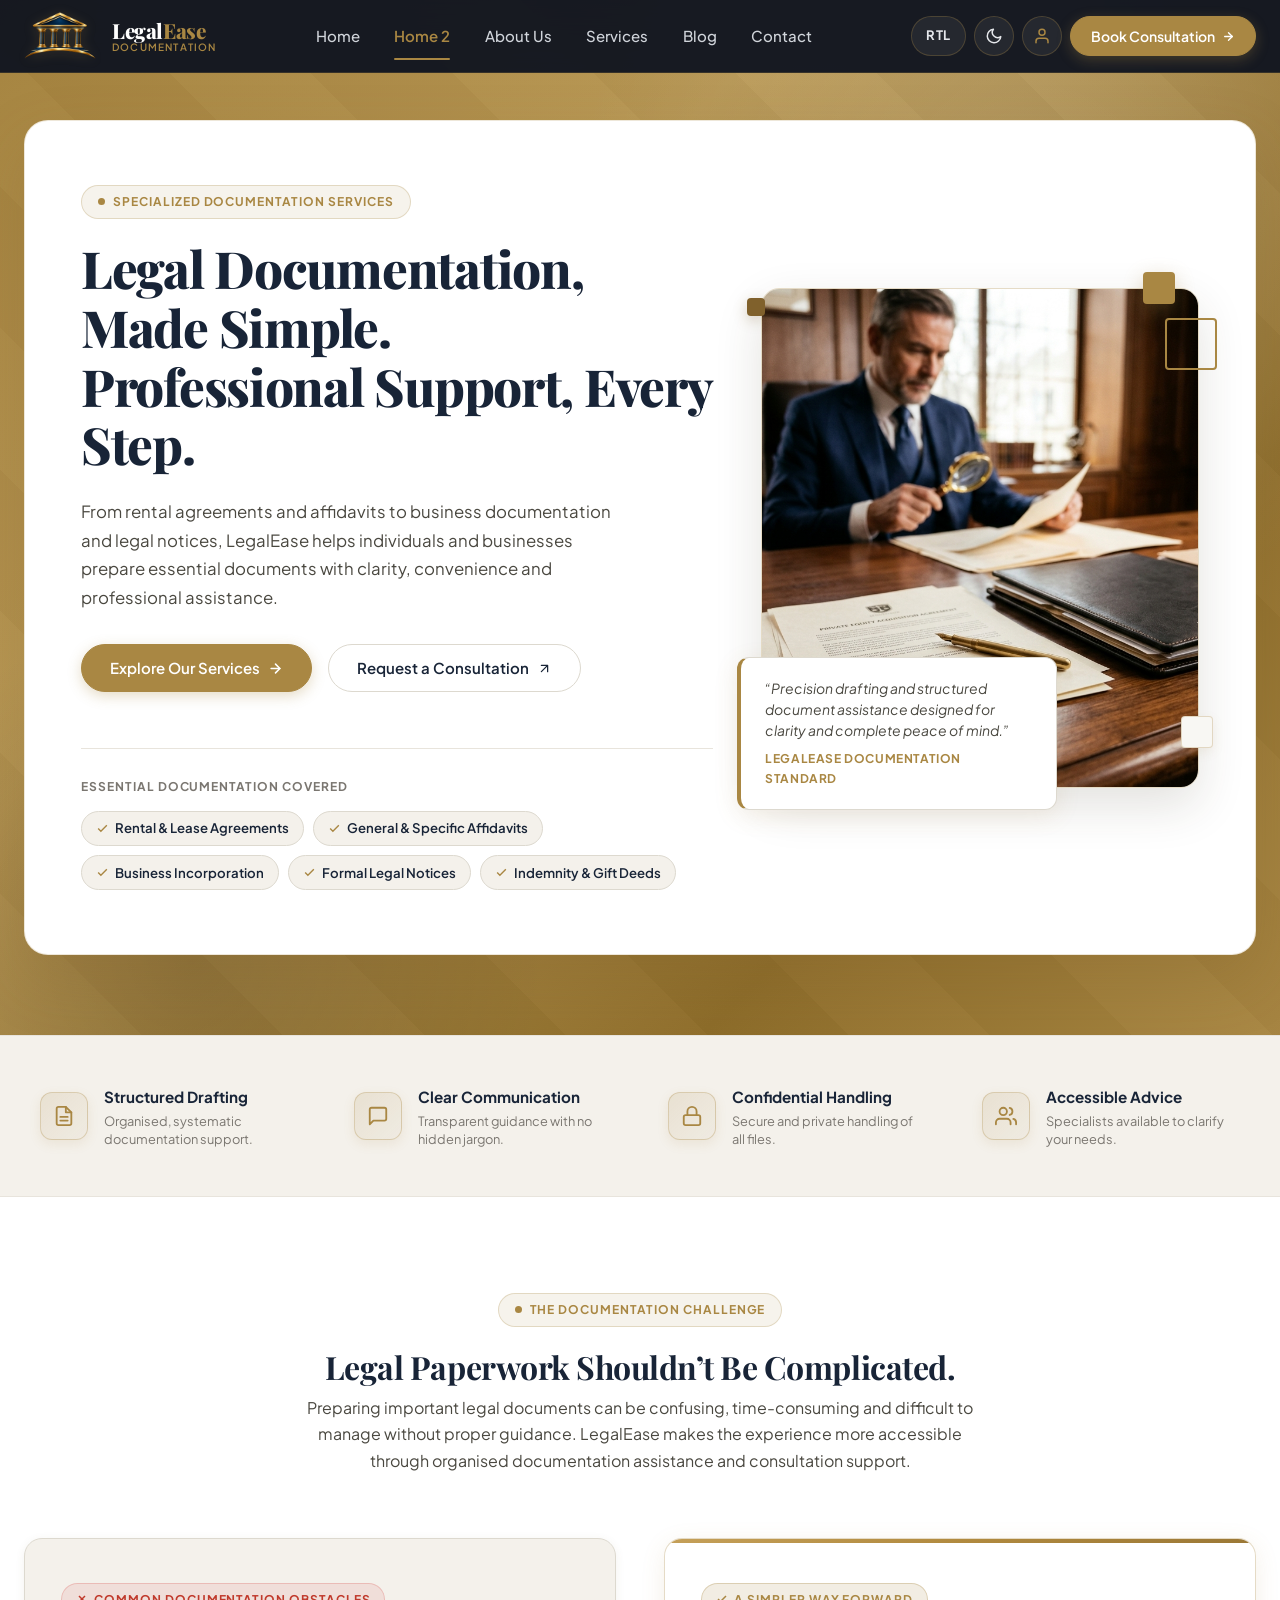
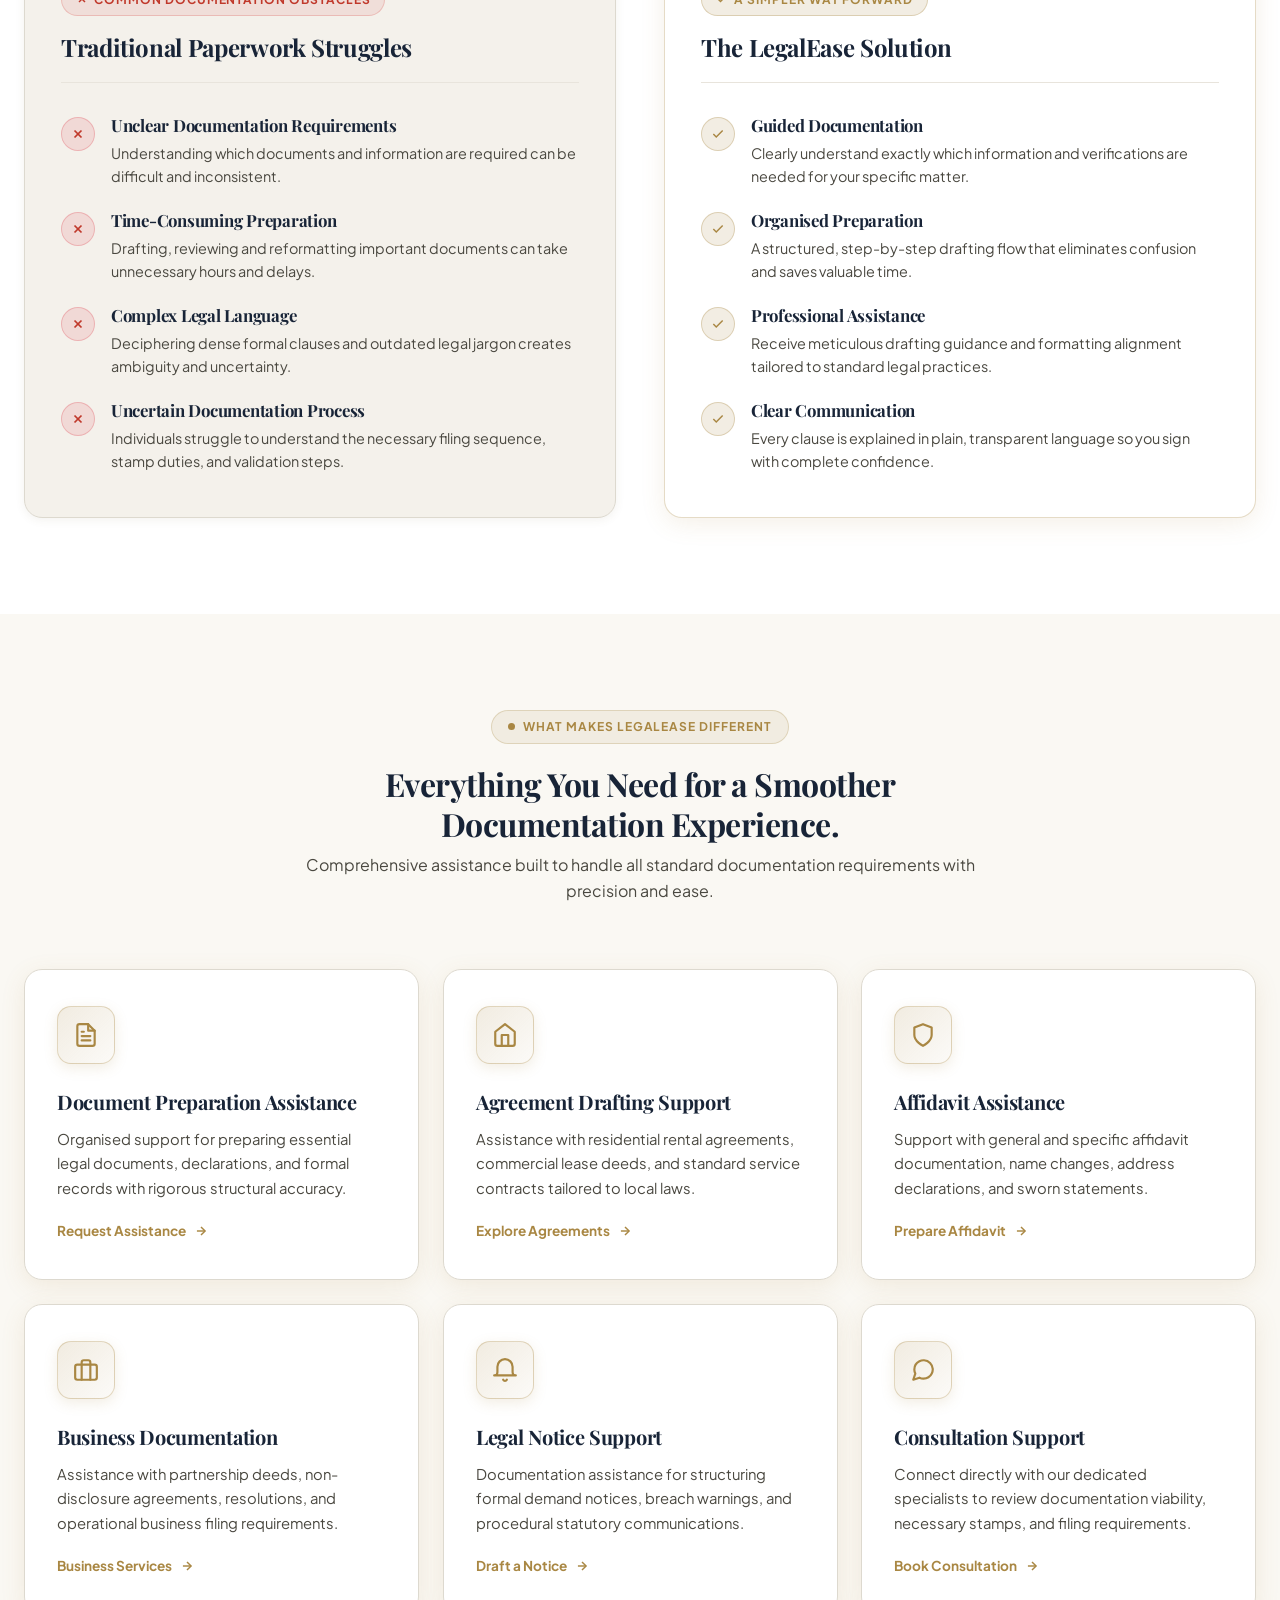
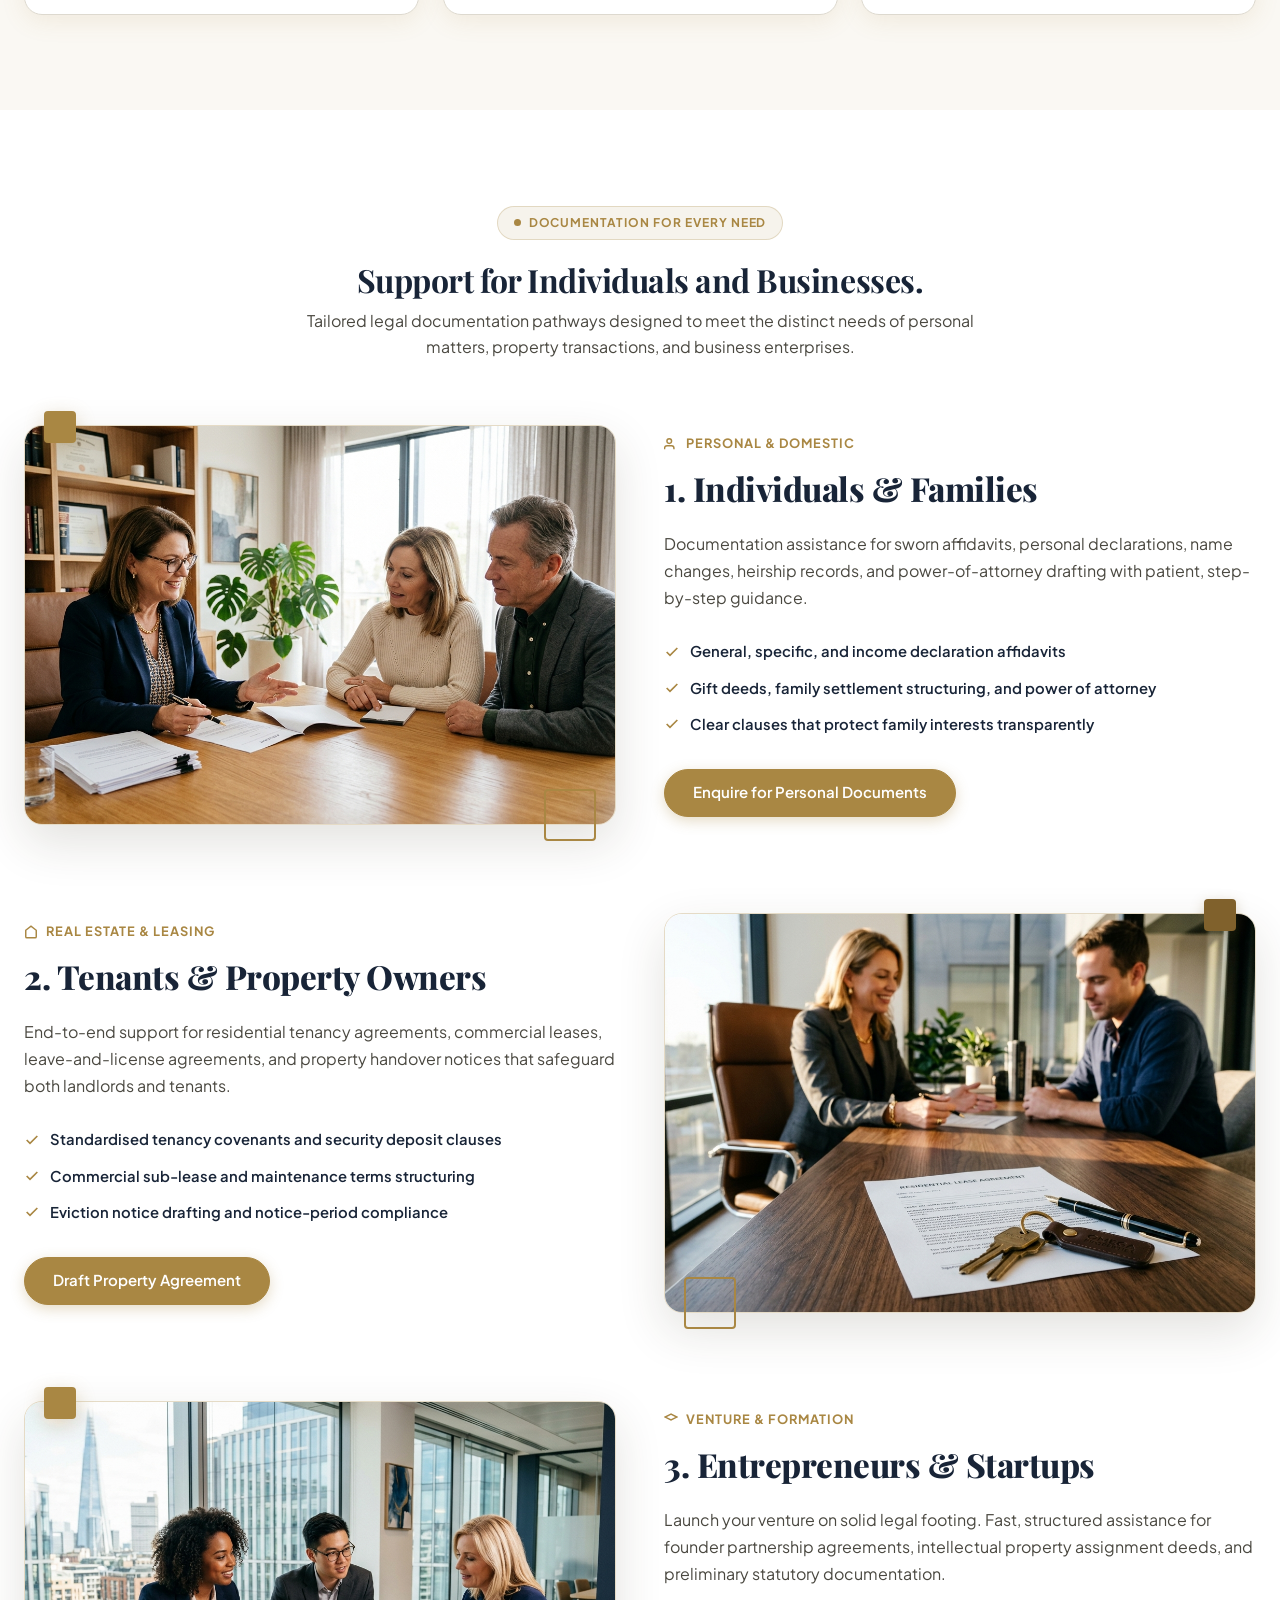
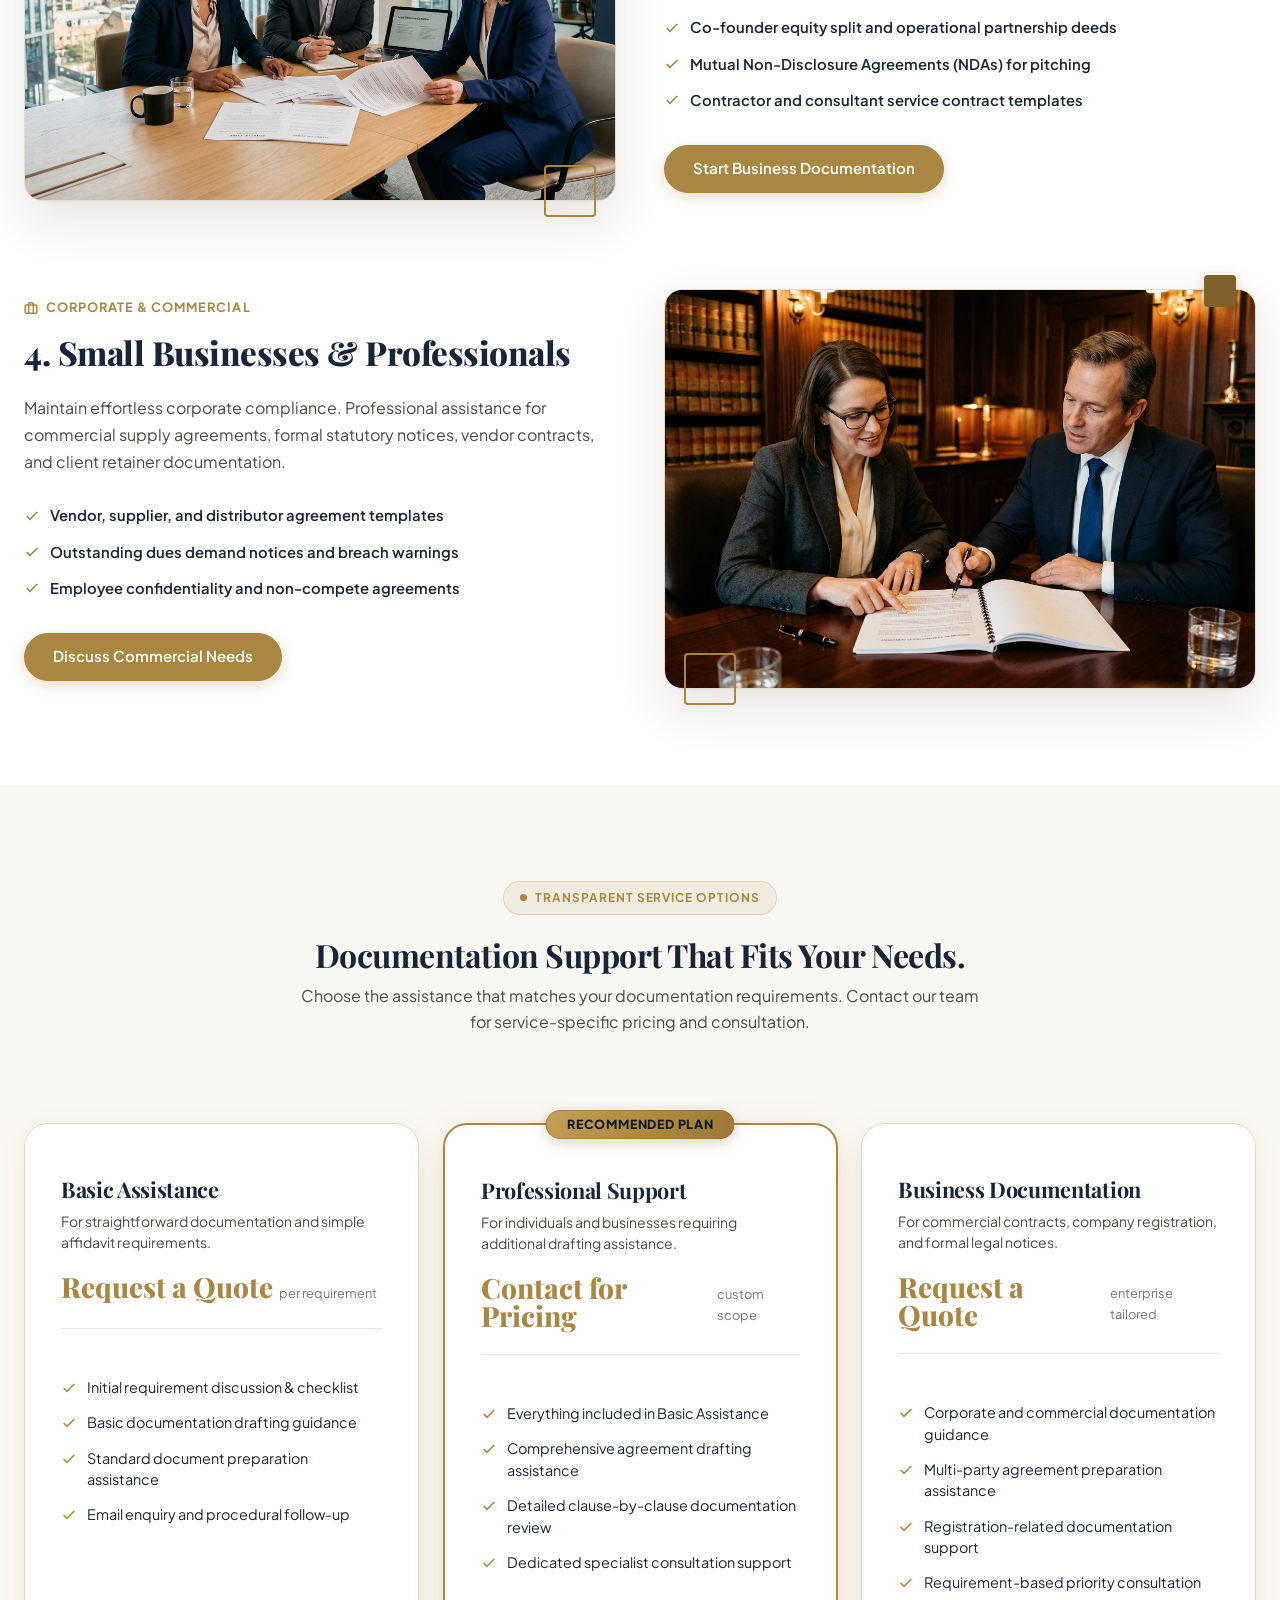
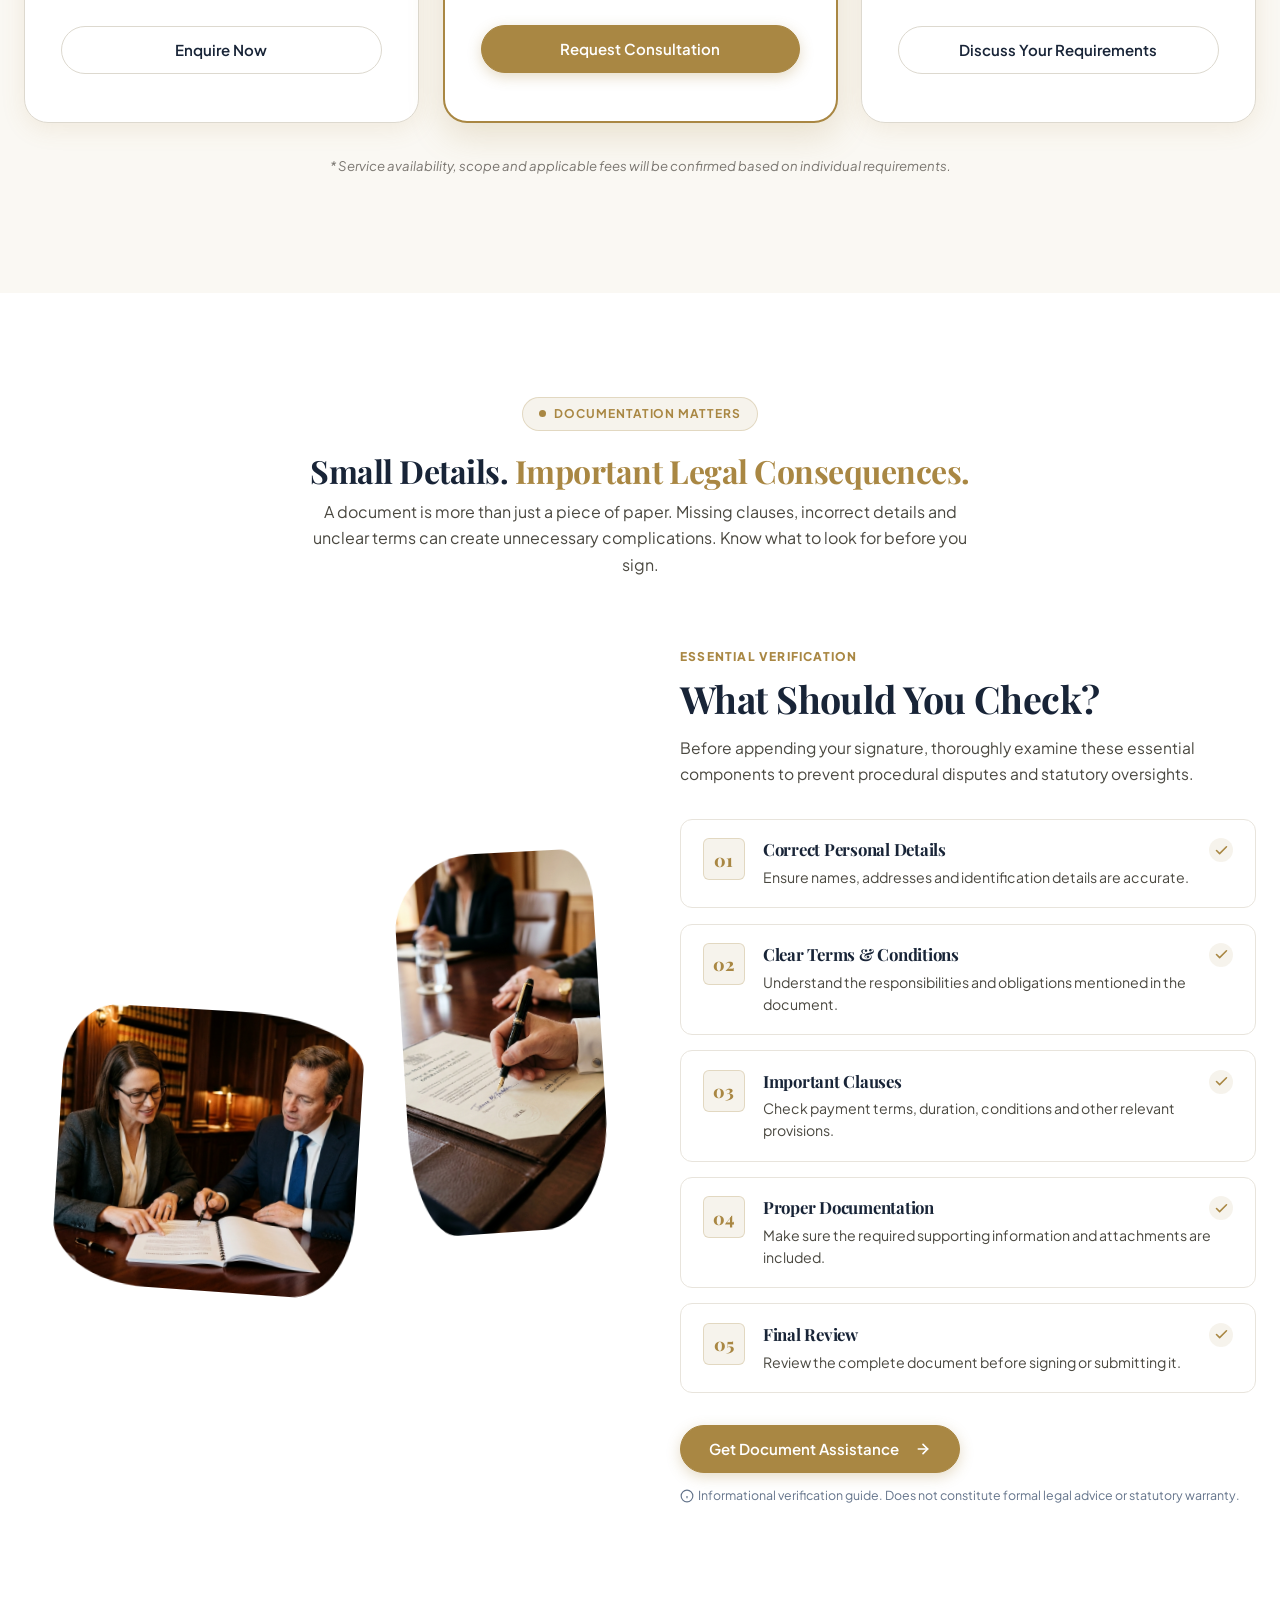
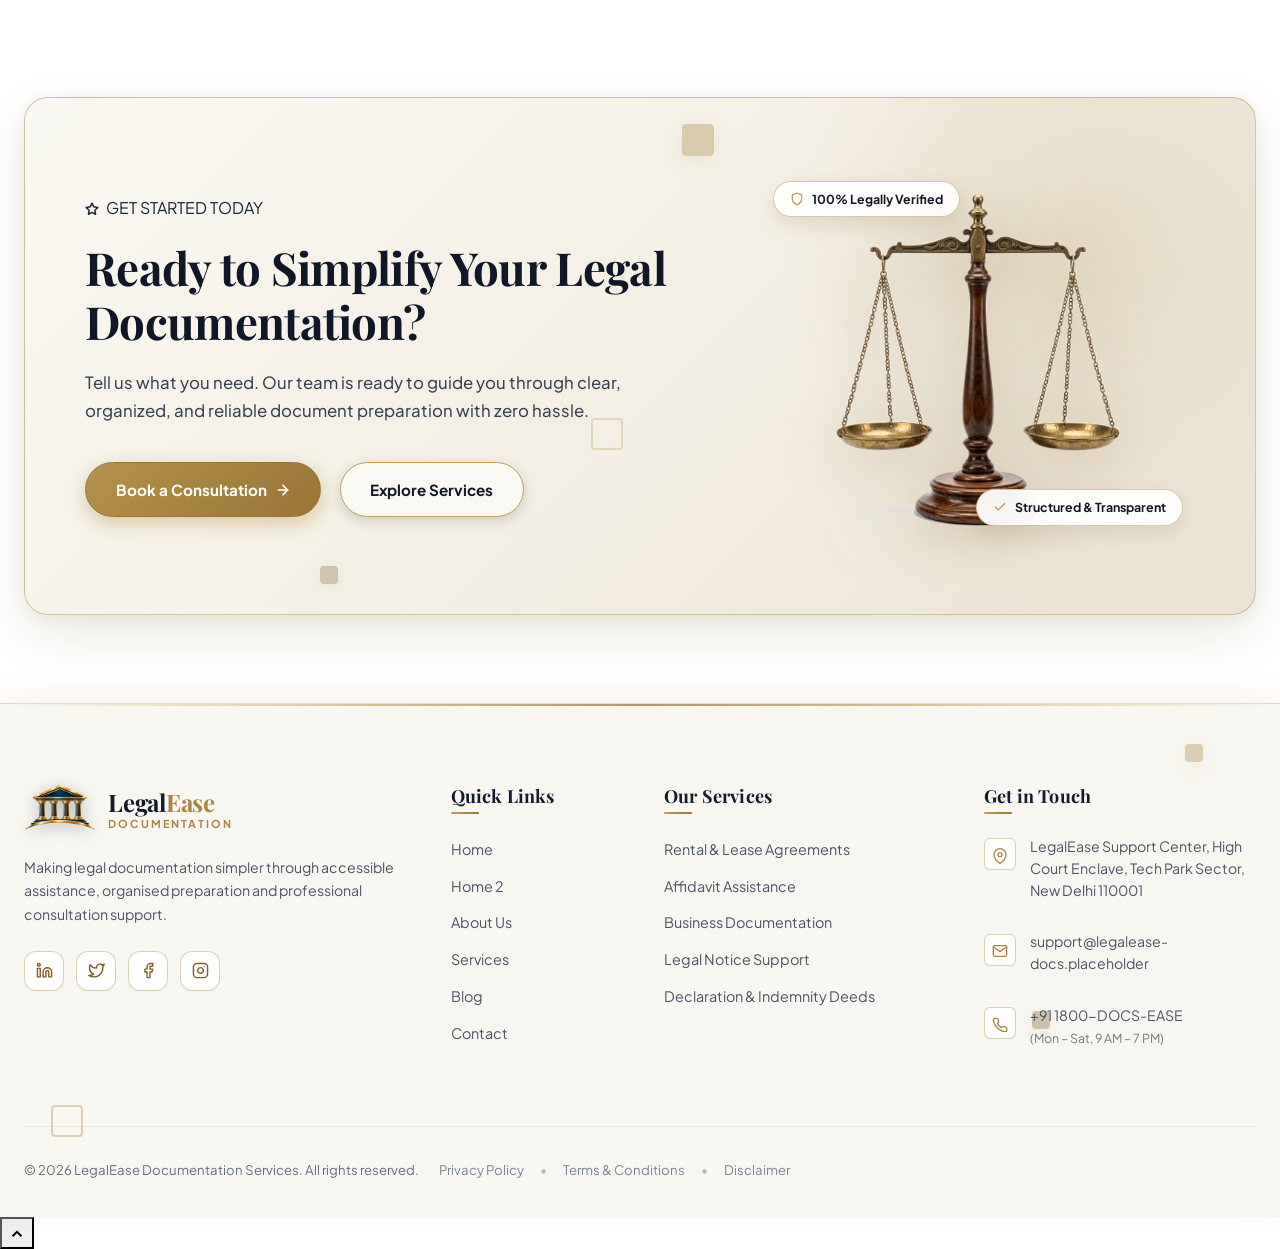
<file: home-2.html>
<!DOCTYPE html>
<html lang="en" data-theme="dark" dir="ltr">

<head>
  <meta charset="UTF-8">
  <meta name="viewport" content="width=device-width, initial-scale=1.0">
  <title>LegalEase | Niche-Specific Legal Documentation &amp; Consultation Services</title>
  <meta name="description"
    content="LegalEase simplifies legal paperwork. Professional document preparation assistance for rental agreements, affidavits, business documentation, and legal notices.">

  <!-- Favicons -->
  <link rel="icon" type="image/png" sizes="48x48" href="assets/icons/favicon-48x48.png">
  <link rel="icon" type="image/png" sizes="32x32" href="assets/icons/favicon-32x32.png">
  <link rel="apple-touch-icon" sizes="192x192" href="assets/icons/favicon-192x192.png">

  <!-- Google Fonts: Playfair Display (Serif Headings) & Plus Jakarta Sans (Modern Sans Body) -->
  <link rel="preconnect" href="https://fonts.googleapis.com">
  <link rel="preconnect" href="https://fonts.gstatic.com" crossorigin>
  <link
    href="https://fonts.googleapis.com/css2?family=Playfair+Display:ital,wght@0,500;0,600;0,700;0,800;1,600&family=Plus+Jakarta+Sans:wght@400;500;600;700;800&display=swap"
    rel="stylesheet">

  <!-- Bootstrap 5 CSS -->
  <link href="https://cdn.jsdelivr.net/npm/bootstrap@5.3.3/dist/css/bootstrap.min.css" rel="stylesheet"
    integrity="sha384-QWTKZyjpPEjISv5WaRU9OFeRpok6YctnYmDr5pNlyT2bRjXh0JMhjY6hW+ALEwIH" crossorigin="anonymous">

  <!-- Core Theme & Layout Styles -->
  <link rel="stylesheet" href="css/style.css">
  <!-- Reusable Shared Footer Styles -->
  <link rel="stylesheet" href="css/components/cta.css">
  <!-- Reusable Shared Footer Styles -->
  <link rel="stylesheet" href="css/components/footer.css">
  <!-- Home Page 2 Specific Styles -->
  <link rel="stylesheet" href="css/home-2.css">
  <!-- Responsive Breakpoints -->
  <link rel="stylesheet" href="css/responsive.css">
</head>

<body>

  <!-- Reusable Navigation Bar Placeholder (Injected via js/navbar.js) -->
  <header id="main-navbar-container"></header>

  <!-- =========================================================================
       SECTION 1: HERO SECTION 2 (Product & Documentation Focus)
       ========================================================================= -->
  <section class="hero-2-wrapper" id="hero-2">
    <div class="hero-diagonal-overlay"></div>
    <div class="container container-custom">
      <div class="hero-2-card">
        <div class="row align-items-center g-4 g-xl-5">

          <!-- Left Column: Product Positioning & Value Prop -->
          <div class="col-lg-6 col-xl-7">
            <div class="eyebrow-badge">
              <span class="pulse-dot"></span>
              <span>Specialized Documentation Services</span>
            </div>

            <h1 class="hero-2-headline">
              Legal Documentation, Made Simple.<br>
              <span class="headline-gold">Professional Support, Every Step.</span>
            </h1>

            <p class="hero-2-subheading">
              From rental agreements and affidavits to business documentation and legal notices, LegalEase helps
              individuals and businesses prepare essential documents with clarity, convenience and professional
              assistance.
            </p>

            <div class="hero-cta-group">
              <a href="#features-2" class="btn btn-primary-custom">
                <span>Explore Our Services</span>
                <svg width="15" height="15" viewBox="0 0 24 24" fill="none" stroke="currentColor" stroke-width="2.5"
                  stroke-linecap="round" stroke-linejoin="round" class="cta-arrow" aria-hidden="true">
                  <line x1="5" y1="12" x2="19" y2="12"></line>
                  <polyline points="12 5 19 12 12 19"></polyline>
                </svg>
              </a>
              <a href="#consultationModal" class="btn btn-secondary-custom" data-bs-toggle="modal"
                data-bs-target="#consultationModal">
                <span>Request a Consultation</span>
                <svg width="15" height="15" viewBox="0 0 24 24" fill="none" stroke="currentColor" stroke-width="2"
                  stroke-linecap="round" stroke-linejoin="round" aria-hidden="true">
                  <path d="M7 17l9.2-9.2M17 17V7H7"></path>
                </svg>
              </a>
            </div>

            <!-- Service Chips -->
            <div class="hero-chips-wrap">
              <div class="hero-chips-label">Essential Documentation Covered</div>
              <div class="hero-chips-list">
                <span class="hero-chip-item">
                  <svg width="13" height="13" viewBox="0 0 24 24" fill="none" stroke="currentColor" stroke-width="2.5">
                    <polyline points="20 6 9 17 4 12"></polyline>
                  </svg>
                  Rental &amp; Lease Agreements
                </span>
                <span class="hero-chip-item">
                  <svg width="13" height="13" viewBox="0 0 24 24" fill="none" stroke="currentColor" stroke-width="2.5">
                    <polyline points="20 6 9 17 4 12"></polyline>
                  </svg>
                  General &amp; Specific Affidavits
                </span>
                <span class="hero-chip-item">
                  <svg width="13" height="13" viewBox="0 0 24 24" fill="none" stroke="currentColor" stroke-width="2.5">
                    <polyline points="20 6 9 17 4 12"></polyline>
                  </svg>
                  Business Incorporation
                </span>
                <span class="hero-chip-item">
                  <svg width="13" height="13" viewBox="0 0 24 24" fill="none" stroke="currentColor" stroke-width="2.5">
                    <polyline points="20 6 9 17 4 12"></polyline>
                  </svg>
                  Formal Legal Notices
                </span>
                <span class="hero-chip-item">
                  <svg width="13" height="13" viewBox="0 0 24 24" fill="none" stroke="currentColor" stroke-width="2.5">
                    <polyline points="20 6 9 17 4 12"></polyline>
                  </svg>
                  Indemnity &amp; Gift Deeds
                </span>
              </div>
            </div>
          </div>

          <!-- Right Column: Editorial Visual Showcase -->
          <div class="col-lg-6 col-xl-5">
            <div class="hero-2-img-container">
              <!-- Floating Geometric Clusters -->
              <div class="geo-decoration-group">
                <span class="geo-square geo-square-gold geo-square-sm" style="top: -16px; right: 24px;"></span>
                <span class="geo-square geo-square-outline geo-square-md" style="top: 30px; right: -18px;"></span>
                <span class="geo-square geo-square-bronze geo-square-xs" style="top: 10px; left: -14px;"></span>
                <span class="geo-square geo-square-light geo-square-sm" style="bottom: 40px; right: -14px;"></span>
                <span class="geo-square geo-square-outline geo-square-sm" style="bottom: -16px; left: 30px;"></span>
              </div>

              <img src="assets/images/hero-2-desk.jpg"
                alt="Professional legal document drafting with wax seal and fountain pen" class="hero-2-img"
                width="640" height="500" loading="eager">

              <!-- Overlapping Quote Panel -->
              <div class="hero-2-quote-panel">
                <p>&ldquo;Precision drafting and structured document assistance designed for clarity and complete peace
                  of mind.&rdquo;</p>
                <div class="hero-2-quote-author">LegalEase Documentation Standard</div>
              </div>
            </div>
          </div>

        </div>
      </div>
    </div>
  </section>

  <!-- =========================================================================
       SECTION 2: TRUST-BUILDING STRIP
       ========================================================================= -->
  <section class="trust-strip-wrapper">
    <div class="container container-custom">
      <div class="row g-3 g-md-4">
        <div class="col-6 col-lg-3">
          <div class="trust-item">
            <div class="trust-icon-box">
              <svg width="22" height="22" viewBox="0 0 24 24" fill="none" stroke="currentColor" stroke-width="2"
                stroke-linecap="round" stroke-linejoin="round">
                <path d="M14 2H6a2 2 0 0 0-2 2v16a2 2 0 0 0 2 2h12a2 2 0 0 0 2-2V8z"></path>
                <polyline points="14 2 14 8 20 8"></polyline>
                <line x1="16" y1="13" x2="8" y2="13"></line>
                <line x1="16" y1="17" x2="8" y2="17"></line>
              </svg>
            </div>
            <div>
              <div class="trust-item-title">Structured Drafting</div>
              <p class="trust-item-desc">Organised, systematic documentation support.</p>
            </div>
          </div>
        </div>

        <div class="col-6 col-lg-3">
          <div class="trust-item">
            <div class="trust-icon-box">
              <svg width="22" height="22" viewBox="0 0 24 24" fill="none" stroke="currentColor" stroke-width="2"
                stroke-linecap="round" stroke-linejoin="round">
                <path d="M21 15a2 2 0 0 1-2 2H7l-4 4V5a2 2 0 0 1 2-2h14a2 2 0 0 1 2 2z"></path>
              </svg>
            </div>
            <div>
              <div class="trust-item-title">Clear Communication</div>
              <p class="trust-item-desc">Transparent guidance with no hidden jargon.</p>
            </div>
          </div>
        </div>

        <div class="col-6 col-lg-3">
          <div class="trust-item">
            <div class="trust-icon-box">
              <svg width="22" height="22" viewBox="0 0 24 24" fill="none" stroke="currentColor" stroke-width="2"
                stroke-linecap="round" stroke-linejoin="round">
                <rect x="3" y="11" width="18" height="11" rx="2" ry="2"></rect>
                <path d="M7 11V7a5 5 0 0 1 10 0v4"></path>
              </svg>
            </div>
            <div>
              <div class="trust-item-title">Confidential Handling</div>
              <p class="trust-item-desc">Secure and private handling of all files.</p>
            </div>
          </div>
        </div>

        <div class="col-6 col-lg-3">
          <div class="trust-item">
            <div class="trust-icon-box">
              <svg width="22" height="22" viewBox="0 0 24 24" fill="none" stroke="currentColor" stroke-width="2"
                stroke-linecap="round" stroke-linejoin="round">
                <path d="M17 21v-2a4 4 0 0 0-4-4H5a4 4 0 0 0-4 4v2"></path>
                <circle cx="9" cy="7" r="4"></circle>
                <path d="M23 21v-2a4 4 0 0 0-3-3.87"></path>
                <path d="M16 3.13a4 4 0 0 1 0 7.75"></path>
              </svg>
            </div>
            <div>
              <div class="trust-item-title">Accessible Advice</div>
              <p class="trust-item-desc">Specialists available to clarify your needs.</p>
            </div>
          </div>
        </div>
      </div>
    </div>
  </section>

  <!-- =========================================================================
       SECTION 3: PROBLEM → SOLUTION COMPARISON
       ========================================================================= -->
  <section class="ps-section section-spacing" id="problem-solution">
    <div class="container container-custom">
      <div class="section-header-center reveal-on-scroll">
        <div class="eyebrow-badge">
          <span class="pulse-dot"></span>
          <span>The Documentation Challenge</span>
        </div>
        <h2 class="section-title">
          Legal Paperwork Shouldn&rsquo;t Be Complicated.
        </h2>
        <div class="section-divider"></div>
        <p class="section-subtitle">
          Preparing important legal documents can be confusing, time-consuming and difficult to manage without proper
          guidance. LegalEase makes the experience more accessible through organised documentation assistance and
          consultation support.
        </p>
      </div>

      <div class="row g-4 g-lg-5 align-items-stretch">
        <!-- LEFT: Challenges -->
        <div class="col-lg-6 reveal-on-scroll">
          <div class="ps-card ps-challenge-card">
            <div class="ps-card-header">
              <span class="ps-card-badge ps-badge-challenge">
                <svg width="12" height="12" viewBox="0 0 24 24" fill="none" stroke="currentColor" stroke-width="3">
                  <line x1="18" y1="6" x2="6" y2="18"></line>
                  <line x1="6" y1="6" x2="18" y2="18"></line>
                </svg>
                Common Documentation Obstacles
              </span>
              <h3 class="ps-card-title">Traditional Paperwork Struggles</h3>
            </div>

            <ul class="ps-list">
              <li class="ps-item">
                <div class="ps-item-icon ps-icon-cross">
                  <svg width="14" height="14" viewBox="0 0 24 24" fill="none" stroke="currentColor" stroke-width="3">
                    <line x1="18" y1="6" x2="6" y2="18"></line>
                    <line x1="6" y1="6" x2="18" y2="18"></line>
                  </svg>
                </div>
                <div class="ps-item-content">
                  <h4>Unclear Documentation Requirements</h4>
                  <p>Understanding which documents and information are required can be difficult and inconsistent.</p>
                </div>
              </li>

              <li class="ps-item">
                <div class="ps-item-icon ps-icon-cross">
                  <svg width="14" height="14" viewBox="0 0 24 24" fill="none" stroke="currentColor" stroke-width="3">
                    <line x1="18" y1="6" x2="6" y2="18"></line>
                    <line x1="6" y1="6" x2="18" y2="18"></line>
                  </svg>
                </div>
                <div class="ps-item-content">
                  <h4>Time-Consuming Preparation</h4>
                  <p>Drafting, reviewing and reformatting important documents can take unnecessary hours and delays.</p>
                </div>
              </li>

              <li class="ps-item">
                <div class="ps-item-icon ps-icon-cross">
                  <svg width="14" height="14" viewBox="0 0 24 24" fill="none" stroke="currentColor" stroke-width="3">
                    <line x1="18" y1="6" x2="6" y2="18"></line>
                    <line x1="6" y1="6" x2="18" y2="18"></line>
                  </svg>
                </div>
                <div class="ps-item-content">
                  <h4>Complex Legal Language</h4>
                  <p>Deciphering dense formal clauses and outdated legal jargon creates ambiguity and uncertainty.</p>
                </div>
              </li>

              <li class="ps-item">
                <div class="ps-item-icon ps-icon-cross">
                  <svg width="14" height="14" viewBox="0 0 24 24" fill="none" stroke="currentColor" stroke-width="3">
                    <line x1="18" y1="6" x2="6" y2="18"></line>
                    <line x1="6" y1="6" x2="18" y2="18"></line>
                  </svg>
                </div>
                <div class="ps-item-content">
                  <h4>Uncertain Documentation Process</h4>
                  <p>Individuals struggle to understand the necessary filing sequence, stamp duties, and validation
                    steps.</p>
                </div>
              </li>
            </ul>
          </div>
        </div>

        <!-- RIGHT: Solution -->
        <div class="col-lg-6 reveal-on-scroll">
          <div class="ps-card ps-solution-card">
            <div class="ps-card-header">
              <span class="ps-card-badge ps-badge-solution">
                <svg width="12" height="12" viewBox="0 0 24 24" fill="none" stroke="currentColor" stroke-width="3">
                  <polyline points="20 6 9 17 4 12"></polyline>
                </svg>
                A Simpler Way Forward
              </span>
              <h3 class="ps-card-title">The LegalEase Solution</h3>
            </div>

            <ul class="ps-list">
              <li class="ps-item">
                <div class="ps-item-icon ps-icon-check">
                  <svg width="14" height="14" viewBox="0 0 24 24" fill="none" stroke="currentColor" stroke-width="2.5">
                    <polyline points="20 6 9 17 4 12"></polyline>
                  </svg>
                </div>
                <div class="ps-item-content">
                  <h4>Guided Documentation</h4>
                  <p>Clearly understand exactly which information and verifications are needed for your specific
                    matter.</p>
                </div>
              </li>

              <li class="ps-item">
                <div class="ps-item-icon ps-icon-check">
                  <svg width="14" height="14" viewBox="0 0 24 24" fill="none" stroke="currentColor" stroke-width="2.5">
                    <polyline points="20 6 9 17 4 12"></polyline>
                  </svg>
                </div>
                <div class="ps-item-content">
                  <h4>Organised Preparation</h4>
                  <p>A structured, step-by-step drafting flow that eliminates confusion and saves valuable time.</p>
                </div>
              </li>

              <li class="ps-item">
                <div class="ps-item-icon ps-icon-check">
                  <svg width="14" height="14" viewBox="0 0 24 24" fill="none" stroke="currentColor" stroke-width="2.5">
                    <polyline points="20 6 9 17 4 12"></polyline>
                  </svg>
                </div>
                <div class="ps-item-content">
                  <h4>Professional Assistance</h4>
                  <p>Receive meticulous drafting guidance and formatting alignment tailored to standard legal practices.
                  </p>
                </div>
              </li>

              <li class="ps-item">
                <div class="ps-item-icon ps-icon-check">
                  <svg width="14" height="14" viewBox="0 0 24 24" fill="none" stroke="currentColor" stroke-width="2.5">
                    <polyline points="20 6 9 17 4 12"></polyline>
                  </svg>
                </div>
                <div class="ps-item-content">
                  <h4>Clear Communication</h4>
                  <p>Every clause is explained in plain, transparent language so you sign with complete confidence.</p>
                </div>
              </li>
            </ul>
          </div>
        </div>
      </div>
    </div>
  </section>

  <!-- =========================================================================
       SECTION 4: FEATURE HIGHLIGHTS (6 Features)
       ========================================================================= -->
  <section class="features-2-section section-spacing" id="features-2">
    <div class="container container-custom">
      <div class="section-header-center reveal-on-scroll">
        <div class="eyebrow-badge">
          <span class="pulse-dot"></span>
          <span>What Makes LegalEase Different</span>
        </div>
        <h2 class="section-title">
          Everything You Need for a Smoother Documentation Experience.
        </h2>
        <div class="section-divider"></div>
        <p class="section-subtitle">
          Comprehensive assistance built to handle all standard documentation requirements with precision and ease.
        </p>
      </div>

      <div class="row g-4">
        <!-- Feature 1 -->
        <div class="col-md-6 col-lg-4 reveal-on-scroll">
          <div class="feature-card-2">
            <div class="feature-icon-2">
              <svg width="26" height="26" viewBox="0 0 24 24" fill="none" stroke="currentColor" stroke-width="2"
                stroke-linecap="round" stroke-linejoin="round">
                <path d="M14 2H6a2 2 0 0 0-2 2v16a2 2 0 0 0 2 2h12a2 2 0 0 0 2-2V8z"></path>
                <polyline points="14 2 14 8 20 8"></polyline>
                <line x1="16" y1="13" x2="8" y2="13"></line>
                <line x1="16" y1="17" x2="8" y2="17"></line>
                <polyline points="10 9 9 9 8 9"></polyline>
              </svg>
            </div>
            <h3 class="feature-title-2">Document Preparation Assistance</h3>
            <p class="feature-desc-2">
              Organised support for preparing essential legal documents, declarations, and formal records with rigorous
              structural accuracy.
            </p>
            <a href="#consultationModal" data-bs-toggle="modal" data-bs-target="#consultationModal" class="feature-link-2">
              <span>Request Assistance</span>
              <svg width="14" height="14" viewBox="0 0 24 24" fill="none" stroke="currentColor" stroke-width="2.5">
                <path d="M5 12h14"></path>
                <path d="M12 5l7 7-7 7"></path>
              </svg>
            </a>
          </div>
        </div>

        <!-- Feature 2 -->
        <div class="col-md-6 col-lg-4 reveal-on-scroll">
          <div class="feature-card-2">
            <div class="feature-icon-2">
              <svg width="26" height="26" viewBox="0 0 24 24" fill="none" stroke="currentColor" stroke-width="2"
                stroke-linecap="round" stroke-linejoin="round">
                <path d="M3 9l9-7 9 7v11a2 2 0 0 1-2 2H5a2 2 0 0 1-2-2z"></path>
                <polyline points="9 22 9 12 15 12 15 22"></polyline>
              </svg>
            </div>
            <h3 class="feature-title-2">Agreement Drafting Support</h3>
            <p class="feature-desc-2">
              Assistance with residential rental agreements, commercial lease deeds, and standard service contracts
              tailored to local laws.
            </p>
            <a href="#consultationModal" data-bs-toggle="modal" data-bs-target="#consultationModal" class="feature-link-2">
              <span>Explore Agreements</span>
              <svg width="14" height="14" viewBox="0 0 24 24" fill="none" stroke="currentColor" stroke-width="2.5">
                <path d="M5 12h14"></path>
                <path d="M12 5l7 7-7 7"></path>
              </svg>
            </a>
          </div>
        </div>

        <!-- Feature 3 -->
        <div class="col-md-6 col-lg-4 reveal-on-scroll">
          <div class="feature-card-2">
            <div class="feature-icon-2">
              <svg width="26" height="26" viewBox="0 0 24 24" fill="none" stroke="currentColor" stroke-width="2"
                stroke-linecap="round" stroke-linejoin="round">
                <path d="M12 22s8-4 8-10V5l-8-3-8 3v7c0 6 8 10 8 10z"></path>
              </svg>
            </div>
            <h3 class="feature-title-2">Affidavit Assistance</h3>
            <p class="feature-desc-2">
              Support with general and specific affidavit documentation, name changes, address declarations, and sworn
              statements.
            </p>
            <a href="#consultationModal" data-bs-toggle="modal" data-bs-target="#consultationModal" class="feature-link-2">
              <span>Prepare Affidavit</span>
              <svg width="14" height="14" viewBox="0 0 24 24" fill="none" stroke="currentColor" stroke-width="2.5">
                <path d="M5 12h14"></path>
                <path d="M12 5l7 7-7 7"></path>
              </svg>
            </a>
          </div>
        </div>

        <!-- Feature 4 -->
        <div class="col-md-6 col-lg-4 reveal-on-scroll">
          <div class="feature-card-2">
            <div class="feature-icon-2">
              <svg width="26" height="26" viewBox="0 0 24 24" fill="none" stroke="currentColor" stroke-width="2"
                stroke-linecap="round" stroke-linejoin="round">
                <rect x="2" y="7" width="20" height="14" rx="2" ry="2"></rect>
                <path d="M16 21V5a2 2 0 0 0-2-2h-4a2 2 0 0 0-2 2v16"></path>
              </svg>
            </div>
            <h3 class="feature-title-2">Business Documentation</h3>
            <p class="feature-desc-2">
              Assistance with partnership deeds, non-disclosure agreements, resolutions, and operational business
              filing requirements.
            </p>
            <a href="#consultationModal" data-bs-toggle="modal" data-bs-target="#consultationModal" class="feature-link-2">
              <span>Business Services</span>
              <svg width="14" height="14" viewBox="0 0 24 24" fill="none" stroke="currentColor" stroke-width="2.5">
                <path d="M5 12h14"></path>
                <path d="M12 5l7 7-7 7"></path>
              </svg>
            </a>
          </div>
        </div>

        <!-- Feature 5 -->
        <div class="col-md-6 col-lg-4 reveal-on-scroll">
          <div class="feature-card-2">
            <div class="feature-icon-2">
              <svg width="26" height="26" viewBox="0 0 24 24" fill="none" stroke="currentColor" stroke-width="2"
                stroke-linecap="round" stroke-linejoin="round">
                <path d="M22 17H2a3 3 0 0 0 3-3V9a7 7 0 0 1 14 0v5a3 3 0 0 0 3 3zm-8.27 4a2 2 0 0 1-3.46 0"></path>
              </svg>
            </div>
            <h3 class="feature-title-2">Legal Notice Support</h3>
            <p class="feature-desc-2">
              Documentation assistance for structuring formal demand notices, breach warnings, and procedural
              statutory communications.
            </p>
            <a href="#consultationModal" data-bs-toggle="modal" data-bs-target="#consultationModal" class="feature-link-2">
              <span>Draft a Notice</span>
              <svg width="14" height="14" viewBox="0 0 24 24" fill="none" stroke="currentColor" stroke-width="2.5">
                <path d="M5 12h14"></path>
                <path d="M12 5l7 7-7 7"></path>
              </svg>
            </a>
          </div>
        </div>

        <!-- Feature 6 -->
        <div class="col-md-6 col-lg-4 reveal-on-scroll">
          <div class="feature-card-2">
            <div class="feature-icon-2">
              <svg width="26" height="26" viewBox="0 0 24 24" fill="none" stroke="currentColor" stroke-width="2"
                stroke-linecap="round" stroke-linejoin="round">
                <path d="M21 11.5a8.38 8.38 0 0 1-.9 3.8 8.5 8.5 0 0 1-7.6 4.7 8.38 8.38 0 0 1-3.8-.9L3 21l1.9-5.7a8.38 8.38 0 0 1-.9-3.8 8.5 8.5 0 0 1 4.7-7.6 8.38 8.38 0 0 1 3.8-.9h.5a8.48 8.48 0 0 1 8 8v.5z"></path>
              </svg>
            </div>
            <h3 class="feature-title-2">Consultation Support</h3>
            <p class="feature-desc-2">
              Connect directly with our dedicated specialists to review documentation viability, necessary stamps, and
              filing requirements.
            </p>
            <a href="#consultationModal" data-bs-toggle="modal" data-bs-target="#consultationModal" class="feature-link-2">
              <span>Book Consultation</span>
              <svg width="14" height="14" viewBox="0 0 24 24" fill="none" stroke="currentColor" stroke-width="2.5">
                <path d="M5 12h14"></path>
                <path d="M12 5l7 7-7 7"></path>
              </svg>
            </a>
          </div>
        </div>
      </div>
    </div>
  </section>

  <!-- =========================================================================
       SECTION 5: USE CASES / INDUSTRIES (4 Asymmetric Editorial Blocks)
       ========================================================================= -->
  <section class="use-cases-section section-spacing" id="use-cases">
    <div class="container container-custom">
      <div class="section-header-center reveal-on-scroll">
        <div class="eyebrow-badge">
          <span class="pulse-dot"></span>
          <span>Documentation for Every Need</span>
        </div>
        <h2 class="section-title">
          Support for Individuals and Businesses.
        </h2>
        <div class="section-divider"></div>
        <p class="section-subtitle">
          Tailored legal documentation pathways designed to meet the distinct needs of personal matters, property
          transactions, and business enterprises.
        </p>
      </div>

      <!-- Use Case 1: Individuals & Families -->
      <div class="row align-items-center g-4 g-lg-5 use-case-row">
        <div class="col-lg-6 reveal-on-scroll">
          <div class="use-case-img-wrap">
            <div class="geo-decoration-group">
              <span class="geo-square geo-square-gold geo-square-sm" style="top: -14px; left: 20px;"></span>
              <span class="geo-square geo-square-outline geo-square-md" style="bottom: -16px; right: 20px;"></span>
            </div>
            <img src="assets/images/use-case-family.jpg"
              alt="Legal consultant discussing family affidavits with mature couple" class="use-case-img"
              width="600" height="400" loading="lazy">
          </div>
        </div>
        <div class="col-lg-6 reveal-on-scroll">
          <div class="use-case-tag">
            <svg width="14" height="14" viewBox="0 0 24 24" fill="none" stroke="currentColor" stroke-width="2.5">
              <path d="M17 21v-2a4 4 0 0 0-4-4H5a4 4 0 0 0-4 4v2"></path>
              <circle cx="9" cy="7" r="4"></circle>
            </svg>
            <span>Personal &amp; Domestic</span>
          </div>
          <h3 class="use-case-title">1. Individuals &amp; Families</h3>
          <p class="use-case-desc">
            Documentation assistance for sworn affidavits, personal declarations, name changes, heirship records, and
            power-of-attorney drafting with patient, step-by-step guidance.
          </p>
          <ul class="use-case-checklist">
            <li class="use-case-checklist-item">
              <svg width="16" height="16" viewBox="0 0 24 24" fill="none" stroke="currentColor" stroke-width="2.5">
                <polyline points="20 6 9 17 4 12"></polyline>
              </svg>
              <span>General, specific, and income declaration affidavits</span>
            </li>
            <li class="use-case-checklist-item">
              <svg width="16" height="16" viewBox="0 0 24 24" fill="none" stroke="currentColor" stroke-width="2.5">
                <polyline points="20 6 9 17 4 12"></polyline>
              </svg>
              <span>Gift deeds, family settlement structuring, and power of attorney</span>
            </li>
            <li class="use-case-checklist-item">
              <svg width="16" height="16" viewBox="0 0 24 24" fill="none" stroke="currentColor" stroke-width="2.5">
                <polyline points="20 6 9 17 4 12"></polyline>
              </svg>
              <span>Clear clauses that protect family interests transparently</span>
            </li>
          </ul>
          <a href="#consultationModal" data-bs-toggle="modal" data-bs-target="#consultationModal" class="btn btn-primary-custom">
            <span>Enquire for Personal Documents</span>
          </a>
        </div>
      </div>

      <!-- Use Case 2: Tenants & Property Owners -->
      <div class="row align-items-center g-4 g-lg-5 use-case-row">
        <div class="col-lg-6 order-lg-2 reveal-on-scroll">
          <div class="use-case-img-wrap">
            <div class="geo-decoration-group">
              <span class="geo-square geo-square-bronze geo-square-sm" style="top: -14px; right: 20px;"></span>
              <span class="geo-square geo-square-outline geo-square-md" style="bottom: -16px; left: 20px;"></span>
            </div>
            <img src="assets/images/use-case-property.jpg"
              alt="Residential lease agreement contract with house keys on desk" class="use-case-img"
              width="600" height="400" loading="lazy">
          </div>
        </div>
        <div class="col-lg-6 order-lg-1 reveal-on-scroll">
          <div class="use-case-tag">
            <svg width="14" height="14" viewBox="0 0 24 24" fill="none" stroke="currentColor" stroke-width="2.5">
              <path d="M3 9l9-7 9 7v11a2 2 0 0 1-2 2H5a2 2 0 0 1-2-2z"></path>
            </svg>
            <span>Real Estate &amp; Leasing</span>
          </div>
          <h3 class="use-case-title">2. Tenants &amp; Property Owners</h3>
          <p class="use-case-desc">
            End-to-end support for residential tenancy agreements, commercial leases, leave-and-license agreements, and
            property handover notices that safeguard both landlords and tenants.
          </p>
          <ul class="use-case-checklist">
            <li class="use-case-checklist-item">
              <svg width="16" height="16" viewBox="0 0 24 24" fill="none" stroke="currentColor" stroke-width="2.5">
                <polyline points="20 6 9 17 4 12"></polyline>
              </svg>
              <span>Standardised tenancy covenants and security deposit clauses</span>
            </li>
            <li class="use-case-checklist-item">
              <svg width="16" height="16" viewBox="0 0 24 24" fill="none" stroke="currentColor" stroke-width="2.5">
                <polyline points="20 6 9 17 4 12"></polyline>
              </svg>
              <span>Commercial sub-lease and maintenance terms structuring</span>
            </li>
            <li class="use-case-checklist-item">
              <svg width="16" height="16" viewBox="0 0 24 24" fill="none" stroke="currentColor" stroke-width="2.5">
                <polyline points="20 6 9 17 4 12"></polyline>
              </svg>
              <span>Eviction notice drafting and notice-period compliance</span>
            </li>
          </ul>
          <a href="#consultationModal" data-bs-toggle="modal" data-bs-target="#consultationModal" class="btn btn-primary-custom">
            <span>Draft Property Agreement</span>
          </a>
        </div>
      </div>

      <!-- Use Case 3: Entrepreneurs & Startups -->
      <div class="row align-items-center g-4 g-lg-5 use-case-row">
        <div class="col-lg-6 reveal-on-scroll">
          <div class="use-case-img-wrap">
            <div class="geo-decoration-group">
              <span class="geo-square geo-square-gold geo-square-sm" style="top: -14px; left: 20px;"></span>
              <span class="geo-square geo-square-outline geo-square-md" style="bottom: -16px; right: 20px;"></span>
            </div>
            <img src="assets/images/use-case-startup.jpg"
              alt="Young startup co-founders reviewing incorporation documents" class="use-case-img"
              width="600" height="400" loading="lazy">
          </div>
        </div>
        <div class="col-lg-6 reveal-on-scroll">
          <div class="use-case-tag">
            <svg width="14" height="14" viewBox="0 0 24 24" fill="none" stroke="currentColor" stroke-width="2.5">
              <polygon points="12 2 2 7 12 12 22 7 12 2"></polygon>
            </svg>
            <span>Venture &amp; Formation</span>
          </div>
          <h3 class="use-case-title">3. Entrepreneurs &amp; Startups</h3>
          <p class="use-case-desc">
            Launch your venture on solid legal footing. Fast, structured assistance for founder partnership agreements,
            intellectual property assignment deeds, and preliminary statutory documentation.
          </p>
          <ul class="use-case-checklist">
            <li class="use-case-checklist-item">
              <svg width="16" height="16" viewBox="0 0 24 24" fill="none" stroke="currentColor" stroke-width="2.5">
                <polyline points="20 6 9 17 4 12"></polyline>
              </svg>
              <span>Co-founder equity split and operational partnership deeds</span>
            </li>
            <li class="use-case-checklist-item">
              <svg width="16" height="16" viewBox="0 0 24 24" fill="none" stroke="currentColor" stroke-width="2.5">
                <polyline points="20 6 9 17 4 12"></polyline>
              </svg>
              <span>Mutual Non-Disclosure Agreements (NDAs) for pitching</span>
            </li>
            <li class="use-case-checklist-item">
              <svg width="16" height="16" viewBox="0 0 24 24" fill="none" stroke="currentColor" stroke-width="2.5">
                <polyline points="20 6 9 17 4 12"></polyline>
              </svg>
              <span>Contractor and consultant service contract templates</span>
            </li>
          </ul>
          <a href="#consultationModal" data-bs-toggle="modal" data-bs-target="#consultationModal" class="btn btn-primary-custom">
            <span>Start Business Documentation</span>
          </a>
        </div>
      </div>

      <!-- Use Case 4: Small Businesses & Professionals -->
      <div class="row align-items-center g-4 g-lg-5 use-case-row">
        <div class="col-lg-6 order-lg-2 reveal-on-scroll">
          <div class="use-case-img-wrap">
            <div class="geo-decoration-group">
              <span class="geo-square geo-square-bronze geo-square-sm" style="top: -14px; right: 20px;"></span>
              <span class="geo-square geo-square-outline geo-square-md" style="bottom: -16px; left: 20px;"></span>
            </div>
            <img src="assets/images/use-case-business.jpg"
              alt="Business partners reviewing commercial legal agreement" class="use-case-img"
              width="600" height="400" loading="lazy">
          </div>
        </div>
        <div class="col-lg-6 order-lg-1 reveal-on-scroll">
          <div class="use-case-tag">
            <svg width="14" height="14" viewBox="0 0 24 24" fill="none" stroke="currentColor" stroke-width="2.5">
              <rect x="2" y="7" width="20" height="14" rx="2" ry="2"></rect>
              <path d="M16 21V5a2 2 0 0 0-2-2h-4a2 2 0 0 0-2 2v16"></path>
            </svg>
            <span>Corporate &amp; Commercial</span>
          </div>
          <h3 class="use-case-title">4. Small Businesses &amp; Professionals</h3>
          <p class="use-case-desc">
            Maintain effortless corporate compliance. Professional assistance for commercial supply agreements, formal
            statutory notices, vendor contracts, and client retainer documentation.
          </p>
          <ul class="use-case-checklist">
            <li class="use-case-checklist-item">
              <svg width="16" height="16" viewBox="0 0 24 24" fill="none" stroke="currentColor" stroke-width="2.5">
                <polyline points="20 6 9 17 4 12"></polyline>
              </svg>
              <span>Vendor, supplier, and distributor agreement templates</span>
            </li>
            <li class="use-case-checklist-item">
              <svg width="16" height="16" viewBox="0 0 24 24" fill="none" stroke="currentColor" stroke-width="2.5">
                <polyline points="20 6 9 17 4 12"></polyline>
              </svg>
              <span>Outstanding dues demand notices and breach warnings</span>
            </li>
            <li class="use-case-checklist-item">
              <svg width="16" height="16" viewBox="0 0 24 24" fill="none" stroke="currentColor" stroke-width="2.5">
                <polyline points="20 6 9 17 4 12"></polyline>
              </svg>
              <span>Employee confidentiality and non-compete agreements</span>
            </li>
          </ul>
          <a href="#consultationModal" data-bs-toggle="modal" data-bs-target="#consultationModal" class="btn btn-primary-custom">
            <span>Discuss Commercial Needs</span>
          </a>
        </div>
      </div>

    </div>
  </section>

  <!-- =========================================================================
       SECTION 6: PRICING / PLAN PREVIEW (3 Cards)
       ========================================================================= -->
  <section class="pricing-section section-spacing" id="pricing">
    <div class="container container-custom">
      <div class="section-header-center reveal-on-scroll">
        <div class="eyebrow-badge">
          <span class="pulse-dot"></span>
          <span>Transparent Service Options</span>
        </div>
        <h2 class="section-title">
          Documentation Support That Fits Your Needs.
        </h2>
        <div class="section-divider"></div>
        <p class="section-subtitle">
          Choose the assistance that matches your documentation requirements. Contact our team for service-specific
          pricing and consultation.
        </p>
      </div>

      <div class="row g-4 align-items-stretch pricing-row">
        <!-- Card 1: Basic Assistance -->
        <div class="col-lg-4 reveal-on-scroll">
          <div class="pricing-card">
            <div class="pricing-header">
              <h3 class="pricing-tier-name">Basic Assistance</h3>
              <p class="pricing-tier-desc">For straightforward documentation and simple affidavit requirements.</p>
              <div class="pricing-rate-box">
                <span class="pricing-rate-title">Request a Quote</span>
                <span class="pricing-rate-sub">per requirement</span>
              </div>
            </div>

            <ul class="pricing-features-list">
              <li class="pricing-feature-item">
                <svg width="16" height="16" viewBox="0 0 24 24" fill="none" stroke="currentColor" stroke-width="2.5">
                  <polyline points="20 6 9 17 4 12"></polyline>
                </svg>
                <span>Initial requirement discussion &amp; checklist</span>
              </li>
              <li class="pricing-feature-item">
                <svg width="16" height="16" viewBox="0 0 24 24" fill="none" stroke="currentColor" stroke-width="2.5">
                  <polyline points="20 6 9 17 4 12"></polyline>
                </svg>
                <span>Basic documentation drafting guidance</span>
              </li>
              <li class="pricing-feature-item">
                <svg width="16" height="16" viewBox="0 0 24 24" fill="none" stroke="currentColor" stroke-width="2.5">
                  <polyline points="20 6 9 17 4 12"></polyline>
                </svg>
                <span>Standard document preparation assistance</span>
              </li>
              <li class="pricing-feature-item">
                <svg width="16" height="16" viewBox="0 0 24 24" fill="none" stroke="currentColor" stroke-width="2.5">
                  <polyline points="20 6 9 17 4 12"></polyline>
                </svg>
                <span>Email enquiry and procedural follow-up</span>
              </li>
            </ul>

            <a href="#consultationModal" data-bs-toggle="modal" data-bs-target="#consultationModal"
              class="btn btn-secondary-custom w-100 text-center">
              <span>Enquire Now</span>
            </a>
          </div>
        </div>

        <!-- Card 2: Professional Support (Recommended) -->
        <div class="col-lg-4 reveal-on-scroll">
          <div class="pricing-card is-popular">
            <span class="pricing-popular-badge">RECOMMENDED PLAN</span>
            <div class="pricing-header">
              <h3 class="pricing-tier-name">Professional Support</h3>
              <p class="pricing-tier-desc">For individuals and businesses requiring additional drafting assistance.</p>
              <div class="pricing-rate-box">
                <span class="pricing-rate-title">Contact for Pricing</span>
                <span class="pricing-rate-sub">custom scope</span>
              </div>
            </div>

            <ul class="pricing-features-list">
              <li class="pricing-feature-item">
                <svg width="16" height="16" viewBox="0 0 24 24" fill="none" stroke="currentColor" stroke-width="2.5">
                  <polyline points="20 6 9 17 4 12"></polyline>
                </svg>
                <span>Everything included in Basic Assistance</span>
              </li>
              <li class="pricing-feature-item">
                <svg width="16" height="16" viewBox="0 0 24 24" fill="none" stroke="currentColor" stroke-width="2.5">
                  <polyline points="20 6 9 17 4 12"></polyline>
                </svg>
                <span>Comprehensive agreement drafting assistance</span>
              </li>
              <li class="pricing-feature-item">
                <svg width="16" height="16" viewBox="0 0 24 24" fill="none" stroke="currentColor" stroke-width="2.5">
                  <polyline points="20 6 9 17 4 12"></polyline>
                </svg>
                <span>Detailed clause-by-clause documentation review</span>
              </li>
              <li class="pricing-feature-item">
                <svg width="16" height="16" viewBox="0 0 24 24" fill="none" stroke="currentColor" stroke-width="2.5">
                  <polyline points="20 6 9 17 4 12"></polyline>
                </svg>
                <span>Dedicated specialist consultation support</span>
              </li>
            </ul>

            <a href="#consultationModal" data-bs-toggle="modal" data-bs-target="#consultationModal"
              class="btn btn-primary-custom w-100 text-center">
              <span>Request Consultation</span>
            </a>
          </div>
        </div>

        <!-- Card 3: Business Documentation -->
        <div class="col-lg-4 reveal-on-scroll">
          <div class="pricing-card">
            <div class="pricing-header">
              <h3 class="pricing-tier-name">Business Documentation</h3>
              <p class="pricing-tier-desc">For commercial contracts, company registration, and formal legal notices.</p>
              <div class="pricing-rate-box">
                <span class="pricing-rate-title">Request a Quote</span>
                <span class="pricing-rate-sub">enterprise tailored</span>
              </div>
            </div>

            <ul class="pricing-features-list">
              <li class="pricing-feature-item">
                <svg width="16" height="16" viewBox="0 0 24 24" fill="none" stroke="currentColor" stroke-width="2.5">
                  <polyline points="20 6 9 17 4 12"></polyline>
                </svg>
                <span>Corporate and commercial documentation guidance</span>
              </li>
              <li class="pricing-feature-item">
                <svg width="16" height="16" viewBox="0 0 24 24" fill="none" stroke="currentColor" stroke-width="2.5">
                  <polyline points="20 6 9 17 4 12"></polyline>
                </svg>
                <span>Multi-party agreement preparation assistance</span>
              </li>
              <li class="pricing-feature-item">
                <svg width="16" height="16" viewBox="0 0 24 24" fill="none" stroke="currentColor" stroke-width="2.5">
                  <polyline points="20 6 9 17 4 12"></polyline>
                </svg>
                <span>Registration-related documentation support</span>
              </li>
              <li class="pricing-feature-item">
                <svg width="16" height="16" viewBox="0 0 24 24" fill="none" stroke="currentColor" stroke-width="2.5">
                  <polyline points="20 6 9 17 4 12"></polyline>
                </svg>
                <span>Requirement-based priority consultation</span>
              </li>
            </ul>

            <a href="#consultationModal" data-bs-toggle="modal" data-bs-target="#consultationModal"
              class="btn btn-secondary-custom w-100 text-center">
              <span>Discuss Your Requirements</span>
            </a>
          </div>
        </div>
      </div>

      <p class="pricing-disclaimer">
        * Service availability, scope and applicable fees will be confirmed based on individual requirements.
      </p>
    </div>
  </section>

    <!-- =========================================================================
       SECTION 7: BEFORE YOU SIGN (Essential Verification Checklist & Document Preview)
       ========================================================================= -->
  <section class="before-you-sign-section section-spacing" id="before-you-sign">
    <div class="container container-custom position-relative">

      <!-- Section Header -->
      <div class="section-header-center reveal-on-scroll">
        <div class="eyebrow-badge">
          <span class="pulse-dot"></span>
          <span>DOCUMENTATION MATTERS</span>
        </div>
        <h2 class="section-title">
          Small Details. <span class="text-accent">Important Legal Consequences.</span>
        </h2>
        <div class="section-divider"></div>
        <p class="section-subtitle">
          A document is more than just a piece of paper. Missing clauses, incorrect details and unclear terms can create unnecessary complications. Know what to look for before you sign.
        </p>
      </div>

      <!-- Two-Column Editorial Layout -->
      <div class="row align-items-center g-4 g-xl-5 before-you-sign-row">

        <!-- LEFT SIDE: Curved Legal Photography Collage -->
        <div class="col-lg-6 reveal-on-scroll">
          <div class="legal-image-collage" role="group" aria-label="Legal consultation and contract signing">
            <figure class="legal-collage-photo legal-collage-photo-wide">
              <img src="assets/images/why-choose-consultation.jpg"
                alt="Lawyers and a client reviewing documents in a private office" width="1360" height="900" loading="lazy">
            </figure>
            <figure class="legal-collage-photo legal-collage-photo-portrait">
              <img src="assets/images/about-hero-contract-signing.jpg"
                alt="A client signing a legal agreement with a lawyer" width="900" height="1200" loading="lazy">
            </figure>
          </div>
        </div>

        <!-- RIGHT SIDE: Document Checklist (5 Items + CTA) -->
        <div class="col-lg-6 reveal-on-scroll">
          <div class="doc-checklist-wrapper">
            <div class="checklist-header-group">
              <span class="checklist-eyebrow">ESSENTIAL VERIFICATION</span>
              <h3 class="checklist-heading">What Should You Check?</h3>
              <p class="checklist-subtext">
                Before appending your signature, thoroughly examine these essential components to prevent procedural disputes and statutory oversights.
              </p>
            </div>

            <!-- Staggered Checklist Items -->
            <div class="checklist-items-stack">
              <!-- Item 01 -->
              <div class="checklist-card" data-step="1">
                <div class="checklist-num-badge">01</div>
                <div class="checklist-content-col">
                  <div class="checklist-title-row">
                    <h4 class="checklist-item-title">Correct Personal Details</h4>
                    <span class="checklist-check-icon" aria-hidden="true">
                      <svg width="15" height="15" viewBox="0 0 24 24" fill="none" stroke="currentColor" stroke-width="2.5" stroke-linecap="round" stroke-linejoin="round">
                        <polyline points="20 6 9 17 4 12"></polyline>
                      </svg>
                    </span>
                  </div>
                  <p class="checklist-item-desc">
                    Ensure names, addresses and identification details are accurate.
                  </p>
                </div>
              </div>

              <!-- Item 02 -->
              <div class="checklist-card" data-step="2">
                <div class="checklist-num-badge">02</div>
                <div class="checklist-content-col">
                  <div class="checklist-title-row">
                    <h4 class="checklist-item-title">Clear Terms &amp; Conditions</h4>
                    <span class="checklist-check-icon" aria-hidden="true">
                      <svg width="15" height="15" viewBox="0 0 24 24" fill="none" stroke="currentColor" stroke-width="2.5" stroke-linecap="round" stroke-linejoin="round">
                        <polyline points="20 6 9 17 4 12"></polyline>
                      </svg>
                    </span>
                  </div>
                  <p class="checklist-item-desc">
                    Understand the responsibilities and obligations mentioned in the document.
                  </p>
                </div>
              </div>

              <!-- Item 03 -->
              <div class="checklist-card" data-step="3">
                <div class="checklist-num-badge">03</div>
                <div class="checklist-content-col">
                  <div class="checklist-title-row">
                    <h4 class="checklist-item-title">Important Clauses</h4>
                    <span class="checklist-check-icon" aria-hidden="true">
                      <svg width="15" height="15" viewBox="0 0 24 24" fill="none" stroke="currentColor" stroke-width="2.5" stroke-linecap="round" stroke-linejoin="round">
                        <polyline points="20 6 9 17 4 12"></polyline>
                      </svg>
                    </span>
                  </div>
                  <p class="checklist-item-desc">
                    Check payment terms, duration, conditions and other relevant provisions.
                  </p>
                </div>
              </div>

              <!-- Item 04 -->
              <div class="checklist-card" data-step="4">
                <div class="checklist-num-badge">04</div>
                <div class="checklist-content-col">
                  <div class="checklist-title-row">
                    <h4 class="checklist-item-title">Proper Documentation</h4>
                    <span class="checklist-check-icon" aria-hidden="true">
                      <svg width="15" height="15" viewBox="0 0 24 24" fill="none" stroke="currentColor" stroke-width="2.5" stroke-linecap="round" stroke-linejoin="round">
                        <polyline points="20 6 9 17 4 12"></polyline>
                      </svg>
                    </span>
                  </div>
                  <p class="checklist-item-desc">
                    Make sure the required supporting information and attachments are included.
                  </p>
                </div>
              </div>

              <!-- Item 05 -->
              <div class="checklist-card" data-step="5">
                <div class="checklist-num-badge">05</div>
                <div class="checklist-content-col">
                  <div class="checklist-title-row">
                    <h4 class="checklist-item-title">Final Review</h4>
                    <span class="checklist-check-icon" aria-hidden="true">
                      <svg width="15" height="15" viewBox="0 0 24 24" fill="none" stroke="currentColor" stroke-width="2.5" stroke-linecap="round" stroke-linejoin="round">
                        <polyline points="20 6 9 17 4 12"></polyline>
                      </svg>
                    </span>
                  </div>
                  <p class="checklist-item-desc">
                    Review the complete document before signing or submitting it.
                  </p>
                </div>
              </div>
            </div>

            <!-- CTA & Disclaimer Area -->
            <div class="checklist-action-row">
              <a href="contact.html" class="btn btn-primary-custom checklist-cta-btn">
                <span>Get Document Assistance</span>
                <svg width="16" height="16" viewBox="0 0 24 24" fill="none" stroke="currentColor" stroke-width="2.5" stroke-linecap="round" stroke-linejoin="round" class="ms-2 cta-arrow">
                  <line x1="5" y1="12" x2="19" y2="12"></line>
                  <polyline points="12 5 19 12 12 19"></polyline>
                </svg>
              </a>
              <p class="checklist-legal-disclaimer">
                <svg width="14" height="14" viewBox="0 0 24 24" fill="none" stroke="currentColor" stroke-width="2" class="me-1 flex-shrink-0">
                  <circle cx="12" cy="12" r="10"></circle>
                  <line x1="12" y1="16" x2="12" y2="12"></line>
                  <line x1="12" y1="8" x2="12.01" y2="8"></line>
                </svg>
                <span>Informational verification guide. Does not constitute formal legal advice or statutory warranty.</span>
              </p>
            </div>

          </div>
        </div>

      </div>

    </div>
  </section>

  <!-- =========================================================================
       SECTION 8: CALL TO ACTION (Injected via js/components/cta.js)
       ========================================================================= -->
  <div id="cta-container"></div>

  <!-- =========================================================================
       FOOTER (Injected via js/components/footer.js)
       ========================================================================= -->
  <div id="footer-container"></div>

  <!-- =========================================================================
       CONSULTATION MODAL (Shared with Home Page 1)
       ========================================================================= -->
  <div class="modal fade" id="consultationModal" tabindex="-1" aria-labelledby="consultationModalLabel"
    aria-hidden="true">
    <div class="modal-dialog modal-dialog-centered modal-lg">
      <div class="modal-content custom-modal-content">
        <div class="modal-header custom-modal-header">
          <div>
            <span class="modal-eyebrow">Direct Assistance</span>
            <h3 class="modal-title h5 mb-0" id="consultationModalLabel">Book a Legal Documentation Consultation</h3>
          </div>
          <button type="button" class="btn-close btn-close-custom" data-bs-dismiss="modal"
            aria-label="Close"></button>
        </div>
        <div class="modal-body custom-modal-body">
          <p class="modal-subtext">
            Share your document preparation requirements. Our specialist will review your details and contact you
            within one business day.
          </p>
          <form id="consultationForm" novalidate>
            <div class="row g-3">
              <div class="col-md-6">
                <label for="fullName" class="form-label">Full Name <span class="text-danger">*</span></label>
                <input type="text" class="form-control custom-input" id="fullName" placeholder="e.g. Aditi Sharma"
                  required>
                <div class="invalid-feedback">Please provide your full name.</div>
              </div>
              <div class="col-md-6">
                <label for="emailAddr" class="form-label">Email Address <span class="text-danger">*</span></label>
                <input type="email" class="form-control custom-input" id="emailAddr"
                  placeholder="name@example.com" required>
                <div class="invalid-feedback">Please enter a valid email address.</div>
              </div>
              <div class="col-md-6">
                <label for="phoneNum" class="form-label">Phone Number <span class="text-danger">*</span></label>
                <input type="tel" class="form-control custom-input" id="phoneNum" placeholder="+91 98765 43210"
                  required>
                <div class="invalid-feedback">Please provide a contact phone number.</div>
              </div>
              <div class="col-md-6">
                <label for="serviceType" class="form-label">Service Category <span class="text-danger">*</span></label>
                <select class="form-select custom-input" id="serviceType" required>
                  <option value="" selected disabled>Select documentation service...</option>
                  <option value="rental">Rental &amp; Lease Agreements</option>
                  <option value="affidavit">General &amp; Specific Affidavits</option>
                  <option value="business">Business Formation &amp; NDAs</option>
                  <option value="notice">Legal Notice Drafting</option>
                  <option value="other">General Documentation Advisory</option>
                </select>
                <div class="invalid-feedback">Please select a service category.</div>
              </div>
              <div class="col-12">
                <label for="docDetails" class="form-label">Summary of Requirement</label>
                <textarea class="form-control custom-input" id="docDetails" rows="3"
                  placeholder="Briefly describe your document requirements or key clauses needed..."></textarea>
              </div>
              <div class="col-12">
                <div class="form-check">
                  <input class="form-check-input" type="checkbox" id="consentCheck" required>
                  <label class="form-check-label small" for="consentCheck">
                    I agree to LegalEase handling my details securely in accordance with the Privacy Policy.
                  </label>
                  <div class="invalid-feedback">You must consent before submitting.</div>
                </div>
              </div>
            </div>
            <div id="formFeedback" class="d-none"></div>
            <div class="modal-footer custom-modal-footer px-0 pb-0 mt-4">
              <button type="button" class="btn btn-secondary-custom" data-bs-dismiss="modal">Cancel</button>
              <button type="submit" class="btn btn-primary-custom">
                <span>Submit Consultation Request</span>
              </button>
            </div>
          </form>
        </div>
      </div>
    </div>
  </div>

  <!-- Floating Back to Top Button -->
  <button id="backToTopBtn" class="back-to-top" aria-label="Scroll back to top">
    <svg width="18" height="18" viewBox="0 0 24 24" fill="none" stroke="currentColor" stroke-width="2.5">
      <polyline points="18 15 12 9 6 15"></polyline>
    </svg>
  </button>

  <!-- Bootstrap 5 Bundle JS -->
  <script src="https://cdn.jsdelivr.net/npm/bootstrap@5.3.3/dist/js/bootstrap.bundle.min.js"
    integrity="sha384-YvpcrYf0tY3lHB60NNkmXc5s9fDVZLESaAA55NDzOxhy9GkcIdslK1eN7N6jIeHz" crossorigin="anonymous"></script>

  <!-- Reusable Shared Navbar Script (Handles dynamic injection, active link state, theme toggle, RTL) -->
  <script src="js/navbar.js"></script>

  <!-- Reusable Shared Footer Script -->
  <script src="js/components/cta.js"></script>

  <!-- Reusable Shared Footer Script -->
  <script src="js/components/footer.js"></script>

  <!-- Home Page 2 Specific Script -->
  <script src="js/home-2.js"></script>

</body>

</html>
</file>
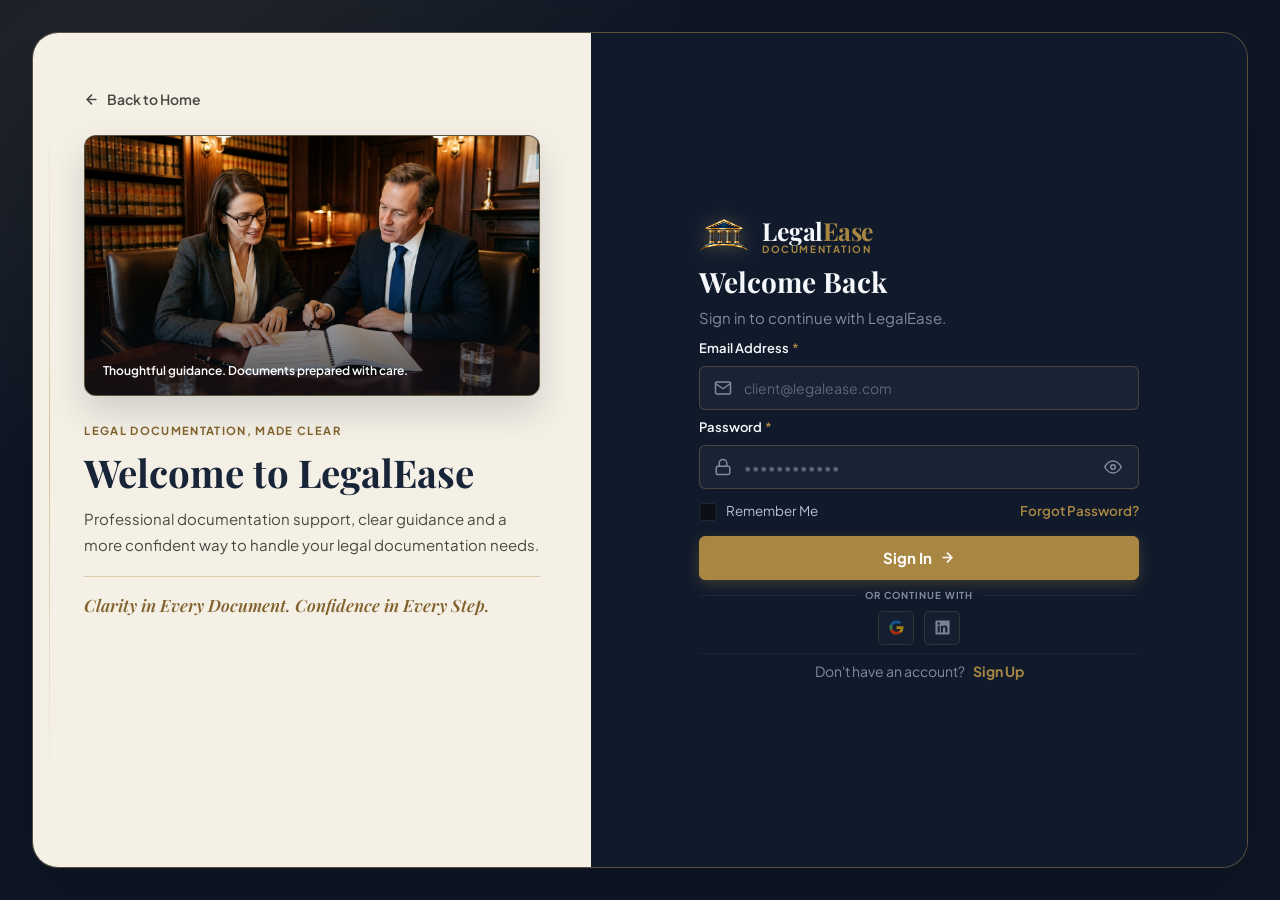
<file: login.html>
<!DOCTYPE html>
<html lang="en" data-theme="dark" dir="ltr">

<head>
  <meta charset="UTF-8">
  <meta name="viewport" content="width=device-width, initial-scale=1.0">
  <title>LegalEase | Client Login &amp; Portal Access</title>
  <meta name="description"
    content="Sign in to your LegalEase portal to track your legal documentation, affidavits, rental agreements, and scheduled consultations.">

  <!-- Favicons -->
  <link rel="icon" type="image/png" sizes="48x48" href="assets/icons/favicon-48x48.png">
  <link rel="icon" type="image/png" sizes="32x32" href="assets/icons/favicon-32x32.png">
  <link rel="apple-touch-icon" sizes="192x192" href="assets/icons/favicon-192x192.png">

  <!-- Google Fonts: Playfair Display & Plus Jakarta Sans -->
  <link rel="preconnect" href="https://fonts.googleapis.com">
  <link rel="preconnect" href="https://fonts.gstatic.com" crossorigin>
  <link
    href="https://fonts.googleapis.com/css2?family=Playfair+Display:ital,wght@0,500;0,600;0,700;0,800;1,600&family=Plus+Jakarta+Sans:wght@400;500;600;700;800&display=swap"
    rel="stylesheet">

  <!-- Bootstrap 5 CSS -->
  <link href="https://cdn.jsdelivr.net/npm/bootstrap@5.3.3/dist/css/bootstrap.min.css" rel="stylesheet"
    integrity="sha384-QWTKZyjpPEjISv5WaRU9OFeRpok6YctnYmDr5pNlyT2bRjXh0JMhjY6hW+ALEwIH" crossorigin="anonymous">

  <!-- Core Theme & Layout Styles -->
  <link rel="stylesheet" href="css/style.css">
  <!-- Dedicated Authentication Styles -->
  <link rel="stylesheet" href="css/pages/auth.css">
  <!-- Responsive Breakpoints -->
  <link rel="stylesheet" href="css/responsive.css">
</head>

<body class="auth-page-body">

  <main id="main-content">
    <div class="auth-split-wrapper">

      <!-- =========================================================================
           LEFT COLUMN: Split-Screen Editorial Visual & Trust Canvas
           ========================================================================= -->
      <section class="auth-visual-pane auth-visual-login" aria-label="LegalEase Brand & Trust Information">
        <a href="index.html" class="back-home-link auth-back-home" title="Return to Home">
          <svg width="15" height="15" viewBox="0 0 24 24" fill="none" stroke="currentColor" stroke-width="2.5" stroke-linecap="round" stroke-linejoin="round" aria-hidden="true">
            <line x1="19" y1="12" x2="5" y2="12"></line>
            <polyline points="12 19 5 12 12 5"></polyline>
          </svg>
          <span>Back to Home</span>
        </a>
        <div class="auth-welcome-photo">
          <img src="assets/images/about-hero-consultation.jpg" alt="Lawyers reviewing legal documents together in a private office" width="1360" height="900" fetchpriority="high">
          <span>Thoughtful guidance. Documents prepared with care.</span>
        </div>

        <div class="auth-visual-body">
          <div class="auth-trust-badge">
            <span>LEGAL DOCUMENTATION, MADE CLEAR</span>
          </div>

          <h1 class="auth-trust-headline">Welcome to LegalEase</h1>

          <p class="auth-trust-desc">
            Professional documentation support, clear guidance and a more confident way to handle your legal documentation needs.
          </p>
          <p class="auth-brand-statement">Clarity in Every Document. Confidence in Every Step.</p>
        </div>
      </section>

      <!-- =========================================================================
           RIGHT COLUMN: Interactive Login Form & Account Recovery
           ========================================================================= -->
      <section class="auth-form-pane" aria-label="Sign In Form Area">
        <!-- Main Form Container Card -->
        <div class="auth-form-container">
          <div class="auth-card">

            <a href="index.html" class="auth-mobile-brand" aria-label="LegalEase Home">
              <img src="assets/icons/icon.png" alt="LegalEase courthouse crest" class="brand-logo" width="68" height="45">
              <span class="brand-text">
                <span class="brand-title">Legal<span class="text-accent">Ease</span></span>
                <span class="brand-tagline">Documentation</span>
              </span>
            </a>

            <!-- =================================================================
                 PANEL 1: LOGIN FORM VIEW
                 ================================================================= -->
            <div id="loginViewPanel" class="auth-view-panel">
              <div class="auth-header">
                <h2 class="auth-title">Welcome Back</h2>
                <p class="auth-subtitle">Sign in to continue with LegalEase.</p>
              </div>

              <form id="loginForm" novalidate>

                <!-- Field 1: Email Address -->
                <div class="auth-form-group">
                  <label for="loginEmail" class="auth-label">
                    <span>Email Address<span class="required-star" aria-hidden="true">*</span></span>
                  </label>
                  <div class="auth-input-wrapper">
                    <span class="auth-input-icon" aria-hidden="true">
                      <svg viewBox="0 0 24 24" fill="none" stroke="currentColor" stroke-width="2" stroke-linecap="round" stroke-linejoin="round">
                        <path d="M4 4h16c1.1 0 2 .9 2 2v12c0 1.1-.9 2-2 2H4c-1.1 0-2-.9-2-2V6c0-1.1.9-2 2-2z"></path>
                        <polyline points="22,6 12,13 2,6"></polyline>
                      </svg>
                    </span>
                    <input type="email" class="auth-input" id="loginEmail" name="email" placeholder="client@legalease.com" autocomplete="email" required>
                  </div>
                  <div class="auth-error-feedback" id="loginEmailError" role="alert"></div>
                </div>

                <!-- Field 2: Password -->
                <div class="auth-form-group">
                  <label for="loginPassword" class="auth-label">
                    <span>Password<span class="required-star" aria-hidden="true">*</span></span>
                  </label>
                  <div class="auth-input-wrapper">
                    <span class="auth-input-icon" aria-hidden="true">
                      <svg viewBox="0 0 24 24" fill="none" stroke="currentColor" stroke-width="2" stroke-linecap="round" stroke-linejoin="round">
                        <rect x="3" y="11" width="18" height="11" rx="2" ry="2"></rect>
                        <path d="M7 11V7a5 5 0 0 1 10 0v4"></path>
                      </svg>
                    </span>
                    <input type="password" class="auth-input" id="loginPassword" name="password" placeholder="••••••••••••" autocomplete="current-password" required>
                    <button type="button" class="password-toggle-btn" id="passwordToggleBtn" aria-label="Show password" title="Show password">
                      <svg viewBox="0 0 24 24" fill="none" stroke="currentColor" stroke-width="2" stroke-linecap="round" stroke-linejoin="round" aria-hidden="true">
                        <path d="M1 12s4-8 11-8 11 8 11 8-4 8-11 8-11-8-11-8z"></path>
                        <circle cx="12" cy="12" r="3"></circle>
                      </svg>
                    </button>
                  </div>
                  <div class="auth-error-feedback" id="loginPasswordError" role="alert"></div>
                </div>

                <!-- Remember Me & Forgot Password Row -->
                <div class="auth-remember-row">
                  <label class="custom-checkbox-wrapper" for="rememberMe">
                    <input type="checkbox" id="rememberMe" name="remember" class="custom-checkbox">
                    <span class="checkbox-label-text">Remember Me</span>
                  </label>

                  <button type="button" class="forgot-password-trigger" id="forgotPasswordTrigger">
                    Forgot Password?
                  </button>
                </div>

                <!-- Submit Button -->
                <button type="submit" class="btn btn-primary-custom btn-auth-submit" id="loginSubmitBtn">
                  <span>Sign In</span>
                  <svg width="15" height="15" viewBox="0 0 24 24" fill="none" stroke="currentColor" stroke-width="2.5" stroke-linecap="round" stroke-linejoin="round" aria-hidden="true">
                    <line x1="5" y1="12" x2="19" y2="12"></line>
                    <polyline points="12 5 19 12 12 19"></polyline>
                  </svg>
                </button>

              </form>

              <div class="auth-social" aria-label="Social sign-in options">
                <span class="auth-social-label">OR CONTINUE WITH</span>
                <div class="auth-social-options">
                  <button type="button" class="auth-social-button" disabled aria-label="Google sign-in unavailable" title="Google sign-in is not configured">
                    <svg viewBox="0 0 48 48" aria-hidden="true"><path fill="#FFC107" d="M43.6 24.5c0-1.4-.1-2.8-.4-4.1H24v7.8h11a9.4 9.4 0 0 1-4.1 6.2v5.1h6.6c3.9-3.6 6.1-8.8 6.1-15Z"/><path fill="#FF3D00" d="M24 44c5.5 0 10.1-1.8 13.5-4.9l-6.6-5.1c-1.8 1.2-4.1 2-6.9 2-5.3 0-9.8-3.6-11.4-8.4H5.8v5.3A20 20 0 0 0 24 44Z"/><path fill="#4CAF50" d="M12.6 27.6a12 12 0 0 1 0-7.2v-5.3H5.8a20 20 0 0 0 0 17.8l6.8-5.3Z"/><path fill="#1976D2" d="M24 12c3 0 5.7 1 7.8 3.1l5.8-5.8C34.1 6 29.5 4 24 4A20 20 0 0 0 5.8 15.1l6.8 5.3C14.2 15.6 18.7 12 24 12Z"/></svg>
                  </button>
                  <button type="button" class="auth-social-button" disabled aria-label="LinkedIn sign-in unavailable" title="LinkedIn sign-in is not configured">
                    <svg viewBox="0 0 24 24" aria-hidden="true"><path fill="currentColor" d="M20.45 2H3.55C2.69 2 2 2.68 2 3.52v16.96c0 .84.69 1.52 1.55 1.52h16.9c.86 0 1.55-.68 1.55-1.52V3.52c0-.84-.69-1.52-1.55-1.52ZM8.1 18.9H5.15V9.4H8.1v9.5ZM6.63 8.1a1.71 1.71 0 1 1 0-3.42 1.71 1.71 0 0 1 0 3.42ZM18.9 18.9h-2.94v-4.62c0-1.1-.02-2.5-1.53-2.5-1.53 0-1.77 1.2-1.77 2.42v4.7H9.72V9.4h2.82v1.3h.04c.39-.74 1.35-1.52 2.78-1.52 2.98 0 3.54 1.96 3.54 4.5v5.22Z"/></svg>
                  </button>
                </div>
              </div>

              <!-- Link to Sign Up Page -->
              <div class="auth-switch-prompt">
                <span>Don't have an account?</span>
                <a href="signup.html">Sign Up</a>
              </div>
            </div>

            <!-- =================================================================
                 PANEL 2: FORGOT PASSWORD FLOW
                 ================================================================= -->
            <div id="forgotViewPanel" class="auth-view-panel d-none">
              <button type="button" class="forgot-back-btn" id="forgotBackBtn">
                <svg width="15" height="15" viewBox="0 0 24 24" fill="none" stroke="currentColor" stroke-width="2.5" stroke-linecap="round" stroke-linejoin="round" aria-hidden="true">
                  <line x1="19" y1="12" x2="5" y2="12"></line>
                  <polyline points="12 19 5 12 12 5"></polyline>
                </svg>
                <span>Return to Sign In</span>
              </button>

              <div class="auth-header">
                <h2 class="auth-title">Reset Your Password</h2>
                <p class="auth-subtitle">
                  Enter your registered email address and we'll process your account recovery request.
                </p>
              </div>

              <!-- Forgot Password Form -->
              <form id="forgotForm" novalidate>
                <div class="auth-form-group">
                  <label for="forgotEmail" class="auth-label">
                    <span>Registered Email Address<span class="required-star" aria-hidden="true">*</span></span>
                  </label>
                  <div class="auth-input-wrapper">
                    <span class="auth-input-icon" aria-hidden="true">
                      <svg viewBox="0 0 24 24" fill="none" stroke="currentColor" stroke-width="2" stroke-linecap="round" stroke-linejoin="round">
                        <path d="M4 4h16c1.1 0 2 .9 2 2v12c0 1.1-.9 2-2 2H4c-1.1 0-2-.9-2-2V6c0-1.1.9-2 2-2z"></path>
                        <polyline points="22,6 12,13 2,6"></polyline>
                      </svg>
                    </span>
                    <input type="email" class="auth-input" id="forgotEmail" name="forgot_email" placeholder="name@domain.com" required>
                  </div>
                  <div class="auth-error-feedback" id="forgotEmailError" role="alert"></div>
                </div>

                <div class="text-muted small mb-3">
                  <small>
                    <strong>Note:</strong> In this frontend demonstration, recovery emails are simulated locally. No actual outbound mail is transmitted unless an active mail relay is connected.
                  </small>
                </div>

                <button type="submit" class="btn btn-primary-custom btn-auth-submit" id="forgotSubmitBtn">
                  <span>Send Recovery Instructions</span>
                  <svg width="15" height="15" viewBox="0 0 24 24" fill="none" stroke="currentColor" stroke-width="2.5" stroke-linecap="round" stroke-linejoin="round" aria-hidden="true">
                    <line x1="22" y1="2" x2="11" y2="13"></line>
                    <polygon points="22 2 15 22 11 13 2 9 22 2"></polygon>
                  </svg>
                </button>
              </form>

              <!-- Reset Confirmation State -->
              <div id="resetSuccessState" class="auth-success-card d-none">
                <div class="auth-success-icon-wrap" aria-hidden="true">
                  <svg viewBox="0 0 24 24" fill="none" stroke="currentColor" stroke-width="2.5" stroke-linecap="round" stroke-linejoin="round">
                    <path d="M22 11.08V12a10 10 0 1 1-5.93-9.14"></path>
                    <polyline points="22 4 12 14.01 9 11.01"></polyline>
                  </svg>
                </div>

                <h3 class="auth-success-title">Recovery Request Received</h3>

                <p class="auth-success-desc">
                  If an account exists for <strong id="resetSuccessEmail">user@example.com</strong>, password recovery guidance has been queued.
                </p>

                <div class="auth-success-details">
                  <div class="d-flex align-items-center gap-2 mb-1">
                    <svg width="14" height="14" viewBox="0 0 24 24" fill="none" stroke="currentColor" stroke-width="2">
                      <circle cx="12" cy="12" r="10"></circle>
                      <line x1="12" y1="16" x2="12" y2="12"></line>
                      <line x1="12" y1="8" x2="12.01" y2="8"></line>
                    </svg>
                    <strong>Frontend Demo Notice</strong>
                  </div>
                  <div>This environment simulates the password reset workflow. Live SMTP mail dispatch is intentionally disabled.</div>
                </div>

                <button type="button" class="btn btn-primary-custom w-100" id="resetBackToLoginBtn">
                  <span>Back to Sign In</span>
                </button>
              </div>
            </div>

            <!-- =================================================================
                 PANEL 3: SUCCESSFUL LOGIN STATE (DEMO FLOW)
                 ================================================================= -->
            <div id="loginSuccessPanel" class="auth-success-card d-none">
              <div class="auth-success-icon-wrap" aria-hidden="true">
                <svg viewBox="0 0 24 24" fill="none" stroke="currentColor" stroke-width="2.5" stroke-linecap="round" stroke-linejoin="round">
                  <path d="M22 11.08V12a10 10 0 1 1-5.93-9.14"></path>
                  <polyline points="22 4 12 14.01 9 11.01"></polyline>
                </svg>
              </div>

              <h3 class="auth-success-title">Demo Sign-In Complete</h3>

              <p class="auth-success-desc">
                This front-end demonstration validated the form only. No account was authenticated and no client workspace was opened.
              </p>

              <div class="auth-success-details">
                <div class="d-flex justify-content-between py-1 border-bottom border-secondary-subtle">
                  <span class="text-muted">Account:</span>
                  <strong id="loginSuccessEmail">client@legalease.com</strong>
                </div>
                <div class="d-flex justify-content-between py-1 border-bottom border-secondary-subtle">
                  <span class="text-muted">Session Mode:</span>
                  <span class="text-success fw-semibold">Demo Only</span>
                </div>
                <div class="d-flex justify-content-between py-1">
                  <span class="text-muted">Security:</span>
                  <span>No backend connected</span>
                </div>
              </div>

              <div class="d-flex flex-column gap-2">
                <a href="index.html" class="btn btn-primary-custom w-100 justify-content-center">
                  <span>Continue to Home Page</span>
                  <svg width="14" height="14" viewBox="0 0 24 24" fill="none" stroke="currentColor" stroke-width="2.5" stroke-linecap="round" stroke-linejoin="round" class="ms-1">
                    <line x1="5" y1="12" x2="19" y2="12"></line>
                    <polyline points="12 5 19 12 12 19"></polyline>
                  </svg>
                </a>
                <a href="services.html" class="btn btn-secondary-custom w-100 justify-content-center">
                  <span>Browse Legal Services</span>
                </a>
                <button type="button" class="btn btn-link text-muted small mt-2" id="demoLogoutBtn">
                  Sign Out / Reset Demo
                </button>
              </div>
            </div>

          </div>
        </div>
      </section>

    </div>
  </main>

  <!-- Bootstrap 5 JS Bundle -->
  <script src="https://cdn.jsdelivr.net/npm/bootstrap@5.3.3/dist/js/bootstrap.bundle.min.js"
    integrity="sha384-YvpcrYf0tY3lHB60NNkmXc5s9fDVZLESaAA55NDzOxhy9GkcIdslK1eN7N6jIeHz"
    crossorigin="anonymous"></script>

  <!-- Dedicated Login Page Interaction Script -->
  <script src="js/pages/login.js"></script>
</body>

</html>
</file>
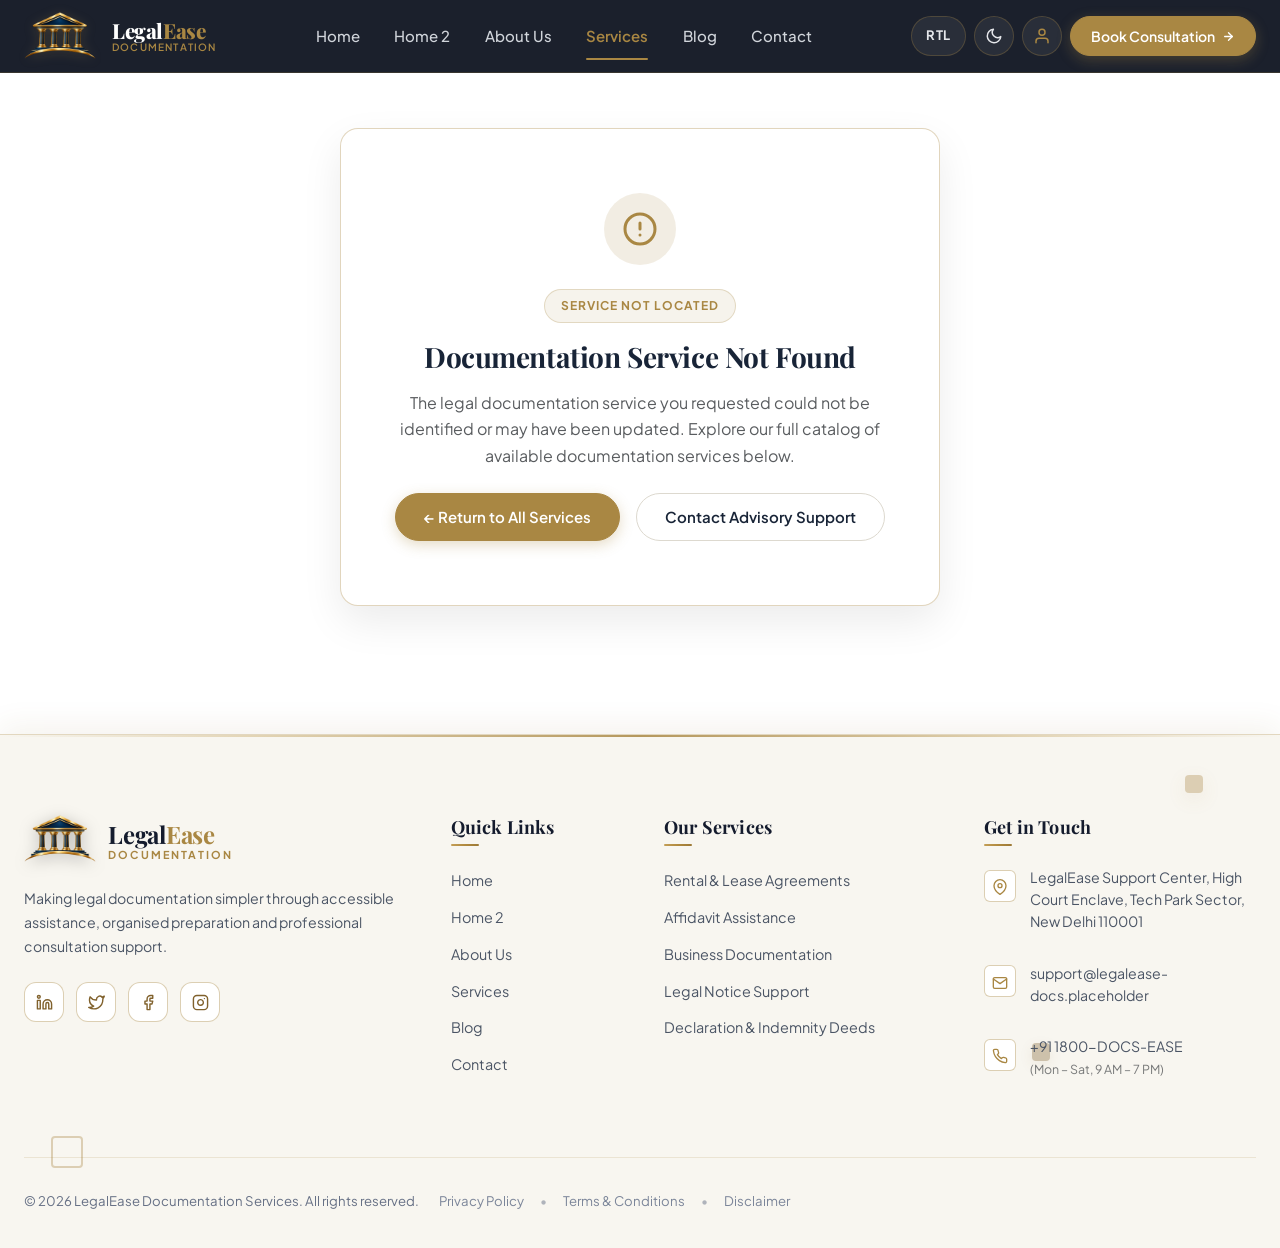
<file: service-detail.html>
<!DOCTYPE html>
<html lang="en" data-theme="dark" dir="ltr">

<head>
  <meta charset="UTF-8">
  <meta name="viewport" content="width=device-width, initial-scale=1.0">
  <title>Service Details | LegalEase Legal Documentation Services</title>
  <meta name="description"
    content="Professional legal documentation assistance, statutory verification, and drafting services by LegalEase.">

  <!-- Favicons -->
  <link rel="icon" type="image/png" sizes="48x48" href="assets/icons/favicon-48x48.png">
  <link rel="icon" type="image/png" sizes="32x32" href="assets/icons/favicon-32x32.png">
  <link rel="apple-touch-icon" sizes="192x192" href="assets/icons/favicon-192x192.png">

  <!-- Google Fonts: Playfair Display & Plus Jakarta Sans -->
  <link rel="preconnect" href="https://fonts.googleapis.com">
  <link rel="preconnect" href="https://fonts.gstatic.com" crossorigin>
  <link
    href="https://fonts.googleapis.com/css2?family=Playfair+Display:ital,wght@0,500;0,600;0,700;0,800;1,600&family=Plus+Jakarta+Sans:wght@400;500;600;700;800&display=swap"
    rel="stylesheet">

  <!-- Bootstrap 5 CSS -->
  <link href="https://cdn.jsdelivr.net/npm/bootstrap@5.3.3/dist/css/bootstrap.min.css" rel="stylesheet"
    integrity="sha384-QWTKZyjpPEjISv5WaRU9OFeRpok6YctnYmDr5pNlyT2bRjXh0JMhjY6hW+ALEwIH" crossorigin="anonymous">

  <!-- Core Theme & Layout Styles -->
  <link rel="stylesheet" href="css/style.css">
  <!-- Dynamic Service Detail Specific Styles -->
  <link rel="stylesheet" href="css/pages/service-detail.css">
  <!-- Common Reusable CTA Styles -->
  <link rel="stylesheet" href="css/components/cta.css">
  <!-- Reusable Shared Footer Styles -->
  <link rel="stylesheet" href="css/components/footer.css">
  <!-- Responsive Breakpoints -->
  <link rel="stylesheet" href="css/responsive.css">
</head>

<body>

  <!-- Reusable Navigation Bar Placeholder (Injected via js/navbar.js) -->
  <header id="main-navbar-container"></header>

  <main id="main-content">

    <!-- Container for "Service Not Found" state (hidden by default) -->
    <div id="service-not-found-container" class="d-none"></div>

    <!-- Main Dynamic Service Detail Container -->
    <div id="service-detail-container">

      <!-- =========================================================================
           SECTION 1: SERVICE HERO (Breadcrumb, Dynamic Title, Description & Hero Visual)
           ========================================================================= -->
      <section class="detail-hero-section" id="detail-hero">
        <div class="detail-hero-overlay" aria-hidden="true"></div>

        <div class="container container-custom position-relative">
          <!-- Breadcrumb Navigation -->
          <nav class="detail-breadcrumb-wrap" aria-label="Breadcrumb">
            <ol class="detail-breadcrumb">
              <li><a href="index.html">Home</a></li>
              <li class="breadcrumb-separator" aria-hidden="true">&rsaquo;</li>
              <li><a href="services.html">Services</a></li>
              <li class="breadcrumb-separator" aria-hidden="true">&rsaquo;</li>
              <li class="breadcrumb-current" id="breadcrumb-current-name" aria-current="page">Service Detail</li>
            </ol>
          </nav>

          <div class="row align-items-center g-4 g-xl-5">
            <!-- Left Column: Content -->
            <div class="col-lg-7 detail-hero-content reveal-on-scroll">
              <div class="eyebrow-badge mb-3">
                <span class="pulse-dot"></span>
                <span id="hero-service-category">Property Documents</span>
              </div>

              <h1 class="detail-hero-title" id="hero-service-title">
                Rental &amp; Lease Agreements
              </h1>

              <p class="detail-hero-desc" id="hero-service-desc">
                Professional drafting assistance for rental agreements, lease terms and property documentation.
              </p>

              <div class="detail-hero-actions">
                <a href="#consultationModal" data-bs-toggle="modal" data-bs-target="#consultationModal" class="btn btn-primary-custom">
                  <span>Request Consultation</span>
                  <svg width="15" height="15" viewBox="0 0 24 24" fill="none" stroke="currentColor" stroke-width="2.5" stroke-linecap="round" stroke-linejoin="round" class="ms-2">
                    <line x1="5" y1="12" x2="19" y2="12"></line>
                    <polyline points="12 5 19 12 12 19"></polyline>
                  </svg>
                </a>
                <a href="#detail-overview" class="btn btn-secondary-custom">
                  <span>Explore Details</span>
                </a>
              </div>
            </div>

            <!-- Right Column: Visual Preview -->
            <div class="col-lg-5 reveal-on-scroll">
              <div class="detail-hero-img-wrap">
                <img id="hero-service-img" src="assets/images/service-detail-rental-clear.jpg" alt="Service Preview" class="detail-hero-img" loading="eager" width="500" height="380">
                <span class="detail-hero-badge-tag" id="hero-turnaround-badge">24–48 Hours</span>
              </div>
            </div>
          </div>
        </div>
      </section>

      <!-- =========================================================================
           SECTION 2: SERVICE OVERVIEW (Detailed Explanation & Key Highlights)
           ========================================================================= -->
      <section class="detail-overview-section" id="detail-overview">
        <div class="container container-custom">
          <div class="row align-items-center g-4 g-xl-5">

            <!-- Left Column: Overview Image with Accents -->
            <div class="col-lg-6 reveal-on-scroll">
              <div class="position-relative">
                <div class="geo-decoration-group" aria-hidden="true">
                  <span class="geo-square geo-square-gold geo-square-sm" style="top: -12px; inset-inline-end: 20px;"></span>
                  <span class="geo-square geo-square-outline geo-square-md" style="bottom: -15px; inset-inline-start: 15px;"></span>
                </div>
                <div class="detail-overview-img-wrap">
                  <img id="overview-service-img" src="assets/images/about-legal-document.jpg" alt="Service Overview" class="detail-overview-img" loading="lazy" width="560" height="420">
                </div>
              </div>
            </div>

            <!-- Right Column: Descriptive Content & Key Points -->
            <div class="col-lg-6 reveal-on-scroll">
              <div class="eyebrow-badge mb-3">
                <span class="pulse-dot"></span>
                <span>COMPREHENSIVE OVERVIEW</span>
              </div>

              <h2 class="detail-overview-headline" id="overview-service-title">
                Structured Preparation &amp; Verification
              </h2>

              <p class="detail-overview-lead" id="overview-service-desc">
                Our documentation assistance ensures critical covenants, obligations, statutory terms, and dispute mechanisms are meticulously drafted.
              </p>

              <!-- Highlights Checkmarks List -->
              <ul class="detail-points-list" id="overview-points-list">
                <!-- Dynamically populated -->
              </ul>

              <div id="overview-statutory-notice" class="detail-statutory-badge">
                <!-- Dynamically populated -->
              </div>
            </div>

          </div>
        </div>
      </section>

      <!-- =========================================================================
           SECTION 3: KEY FEATURES & STATUTORY PROTECTION
           ========================================================================= -->
      <section class="detail-features-section" id="detail-features">
        <div class="container container-custom">
          <div class="section-header-center reveal-on-scroll">
            <div class="eyebrow-badge mx-auto mb-3">
              <span class="pulse-dot"></span>
              <span>SPECIALIZED PROVISIONS</span>
            </div>
            <h2 class="section-title">
              Key Features &amp; <span class="text-accent">Protection</span>
            </h2>
            <div class="section-divider"></div>
            <p class="section-subtitle">
              Carefully structured clauses designed to prevent procedural ambiguities and safeguard the legal interests of all participating parties.
            </p>
          </div>

          <!-- Dynamic 6-Card Feature Grid -->
          <div class="row g-4 mt-2" id="features-grid-container">
            <!-- Dynamically populated via js/service-detail.js -->
          </div>
        </div>
      </section>

      <!-- =========================================================================
           SECTION 4: HOW IT WORKS (4-Step Process Timeline)
           ========================================================================= -->
      <section class="detail-process-section" id="detail-process">
        <div class="container container-custom">
          <div class="section-header-center reveal-on-scroll">
            <div class="eyebrow-badge mx-auto mb-3">
              <span class="pulse-dot"></span>
              <span>STEP-BY-STEP WORKFLOW</span>
            </div>
            <h2 class="section-title">
              Straightforward <span class="text-accent">4-Step</span> Process
            </h2>
            <div class="section-divider"></div>
            <p class="section-subtitle">
              From requirement submission to final draft delivery, our structured documentation process guarantees total transparency at every milestone.
            </p>
          </div>

          <!-- Dynamic 4-Step Process Grid -->
          <div class="row g-4 mt-2" id="process-steps-container">
            <!-- Dynamically populated via js/service-detail.js -->
          </div>
        </div>
      </section>

      <!-- =========================================================================
           SECTION 5: PRICING & ASSISTANCE PLANS
           ========================================================================= -->
      <section class="detail-pricing-section" id="detail-pricing">
        <div class="container container-custom">
          <div class="section-header-center reveal-on-scroll">
            <div class="eyebrow-badge mx-auto mb-3">
              <span class="pulse-dot"></span>
              <span>ASSISTANCE TIERS</span>
            </div>
            <h2 class="section-title">
              Transparent <span class="text-accent">Documentation</span> Plans
            </h2>
            <div class="section-divider"></div>
            <p class="section-subtitle">
              Select the level of legal drafting assistance that matches your documentation complexity.
            </p>
          </div>

          <!-- Dynamic 3-Card Pricing Grid -->
          <div class="row g-4 justify-content-center mt-2" id="pricing-plans-container">
            <!-- Dynamically populated via js/service-detail.js -->
          </div>
        </div>
      </section>

      <!-- =========================================================================
           SECTION 6: FREQUENTLY ASKED QUESTIONS (Bootstrap Accordion)
           ========================================================================= -->
      <section class="detail-faq-section" id="detail-faqs">
        <div class="container container-custom">
          <div class="section-header-center reveal-on-scroll">
            <div class="eyebrow-badge mx-auto mb-3">
              <span class="pulse-dot"></span>
              <span>COMMON INQUIRIES</span>
            </div>
            <h2 class="section-title">
              Frequently Asked <span class="text-accent">Questions</span>
            </h2>
            <div class="section-divider"></div>
            <p class="section-subtitle">
              Clear answers to the most common questions regarding document preparation, validity, and procedural requirements.
            </p>
          </div>

          <!-- Accordion Container -->
          <div class="detail-faq-accordion mt-4 reveal-on-scroll">
            <div class="accordion" id="serviceFaqAccordion">
              <!-- Dynamically populated via js/service-detail.js -->
            </div>
          </div>
        </div>
      </section>

      <!-- =========================================================================
           SECTION 7: COMMON REUSABLE CALL TO ACTION (CTA)
           ========================================================================= -->
      <div id="cta-container"></div>

    </div>

  </main>

  <!-- =========================================================================
       COMMON FOOTER (Injected via js/components/footer.js)
       ========================================================================= -->
  <div id="footer-container"></div>

  <!-- =========================================================================
       CONSULTATION MODAL (Shared with Home 1, Home 2, About, Services)
       ========================================================================= -->
  <div class="modal fade custom-modal" id="consultationModal" tabindex="-1" aria-labelledby="consultationModalLabel"
    aria-hidden="true">
    <div class="modal-dialog modal-dialog-centered">
      <div class="modal-content">
        <div class="modal-header">
          <div class="d-flex align-items-center gap-2">
            <img src="assets/icons/icon.png" alt="LegalEase" class="brand-logo brand-logo-modal" width="57" height="38">
            <h5 class="modal-title mb-0" id="consultationModalLabel">Book a Document Consultation</h5>
          </div>
          <button type="button" class="btn-close" data-bs-dismiss="modal" aria-label="Close"></button>
        </div>
        <div class="modal-body">
          <p class="text-muted small mb-3">
            Please provide your requirement details. A documentation specialist will review and contact you with structured guidance.
          </p>

          <form id="consultationForm">
            <div class="mb-3">
              <label for="consultName" class="form-label">Full Name *</label>
              <input type="text" class="form-control" id="consultName" placeholder="e.g. Ramesh Sharma" required>
            </div>

            <div class="row g-2 mb-3">
              <div class="col-md-6">
                <label for="consultPhone" class="form-label">Phone Number *</label>
                <input type="tel" class="form-control" id="consultPhone" placeholder="e.g. +91 98765 43210" required>
              </div>
              <div class="col-md-6">
                <label for="consultEmail" class="form-label">Email Address</label>
                <input type="email" class="form-control" id="consultEmail" placeholder="name@example.com">
              </div>
            </div>

            <div class="mb-3">
              <label for="consultService" class="form-label">Service Required *</label>
              <select class="form-select" id="consultService" required>
                <option value="" selected disabled>Select documentation service</option>
                <option value="rental-agreements">Rental &amp; Lease Agreements</option>
                <option value="affidavits">Affidavits &amp; Declarations</option>
                <option value="business-registration">Business Registration Assistance</option>
                <option value="legal-notices">Legal Notice Drafting</option>
                <option value="sale-deeds">Sale Deeds &amp; Property Documents</option>
                <option value="indemnity-bonds">Indemnity Bonds &amp; Undertakings</option>
              </select>
            </div>

            <div class="mb-3">
              <label for="consultNotes" class="form-label">Brief Requirements</label>
              <textarea class="form-control" id="consultNotes" rows="3"
                placeholder="Tell us about the property, parties, or specific clauses needed..."></textarea>
            </div>

            <div class="d-grid mt-4">
              <button type="submit" class="btn btn-primary-custom w-100">
                <span>Submit Consultation Request</span>
              </button>
            </div>
          </form>
        </div>
      </div>
    </div>
  </div>

  <!-- Back to Top Floating Button -->
  <button class="back-to-top-btn" id="backToTopBtn" type="button" aria-label="Back to Top" title="Back to Top">
    <svg width="20" height="20" viewBox="0 0 24 24" fill="none" stroke="currentColor" stroke-width="2.5"
      stroke-linecap="round" stroke-linejoin="round">
      <polyline points="18 15 12 9 6 15"></polyline>
    </svg>
  </button>

  <!-- Bootstrap 5 JS Bundle -->
  <script src="https://cdn.jsdelivr.net/npm/bootstrap@5.3.3/dist/js/bootstrap.bundle.min.js"
    integrity="sha384-YvpcrYf0tY3lHB60NNkmXc5s9fDVZLESaAA55NDzOxhy9GkcIdslK1eN7N6jIeHz"
    crossorigin="anonymous"></script>

  <!-- Centralized Services Data Repository -->
  <script src="js/service-data.js"></script>

  <!-- Reusable Navigation Bar Component Script -->
  <script src="js/navbar.js"></script>

  <!-- Dynamic Service Detail Page Engine Script -->
  <script src="js/service-detail.js"></script>

  <!-- Reusable Common CTA Component Script -->
  <script src="js/components/cta.js"></script>

  <!-- Reusable Shared Footer Component Script -->
  <script src="js/components/footer.js"></script>

  <!-- Core Interactions Script -->
  <script src="js/script.js"></script>
</body>

</html>
</file>
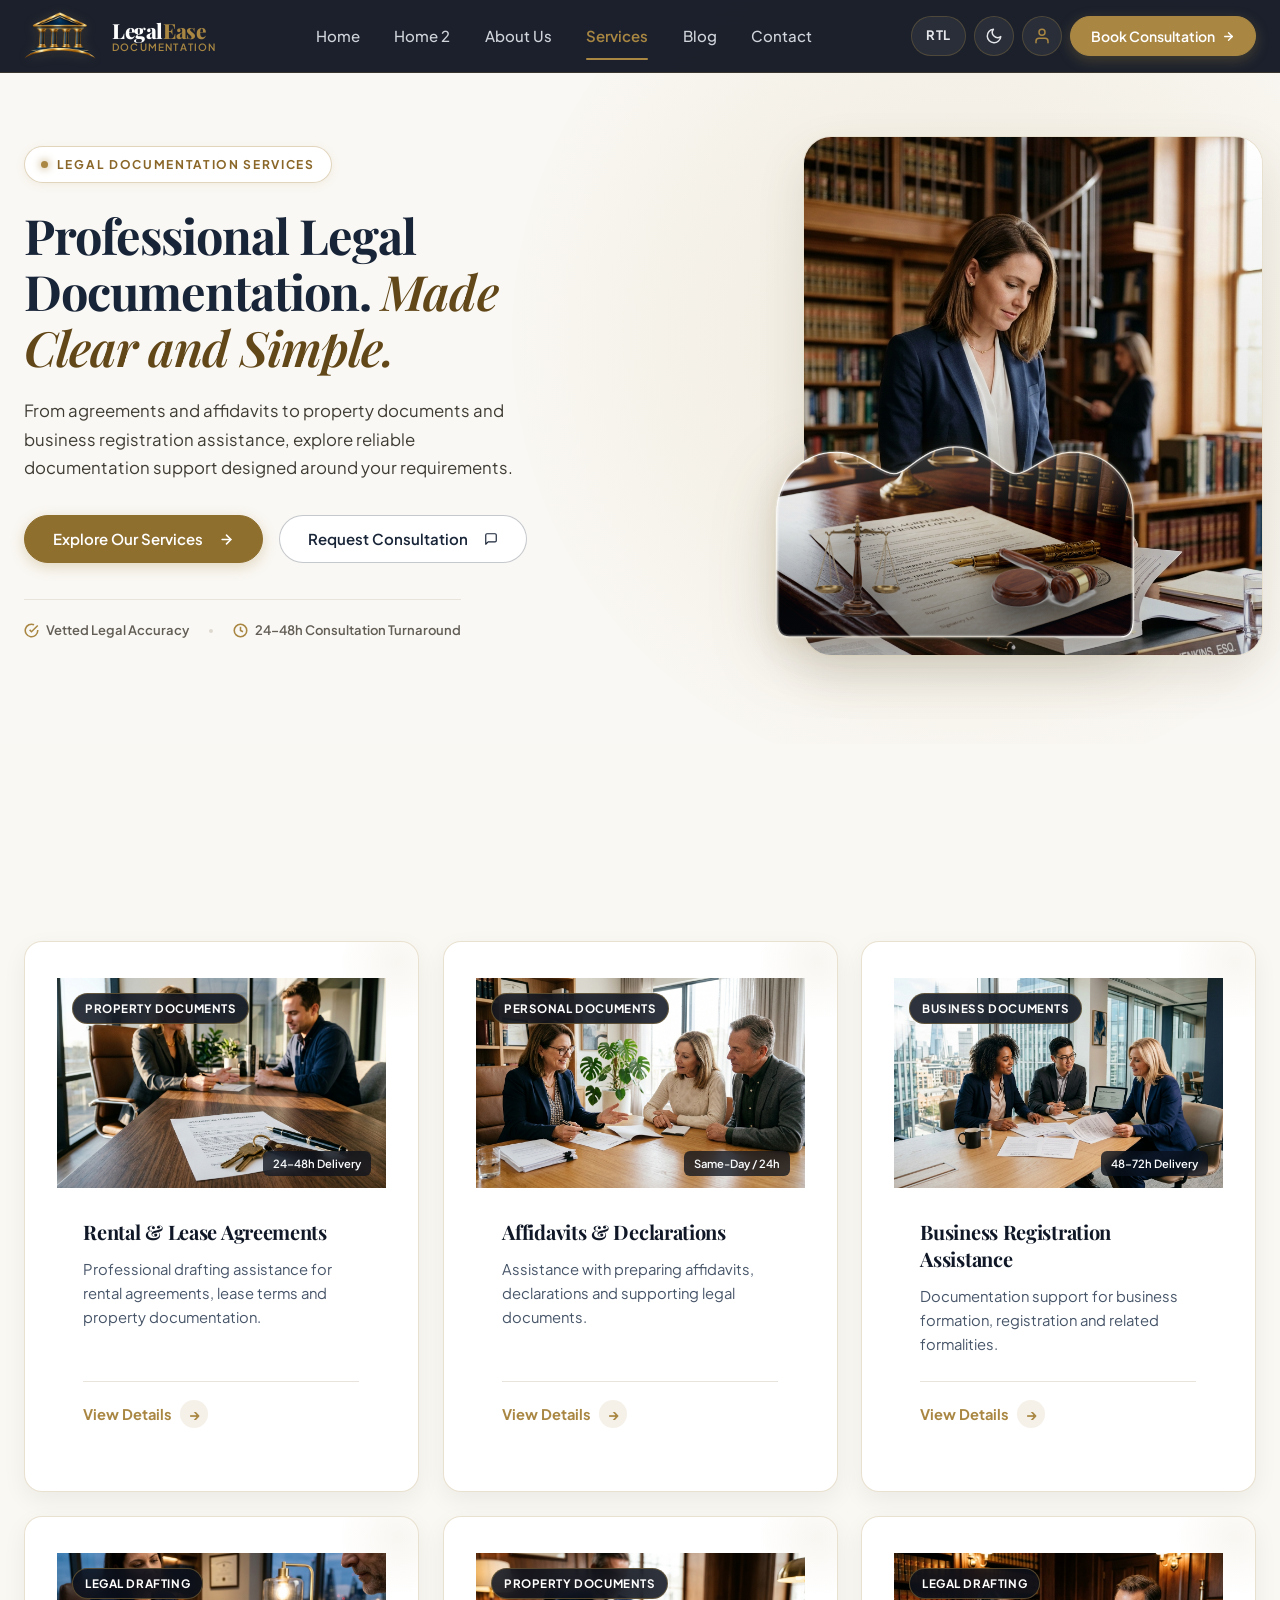
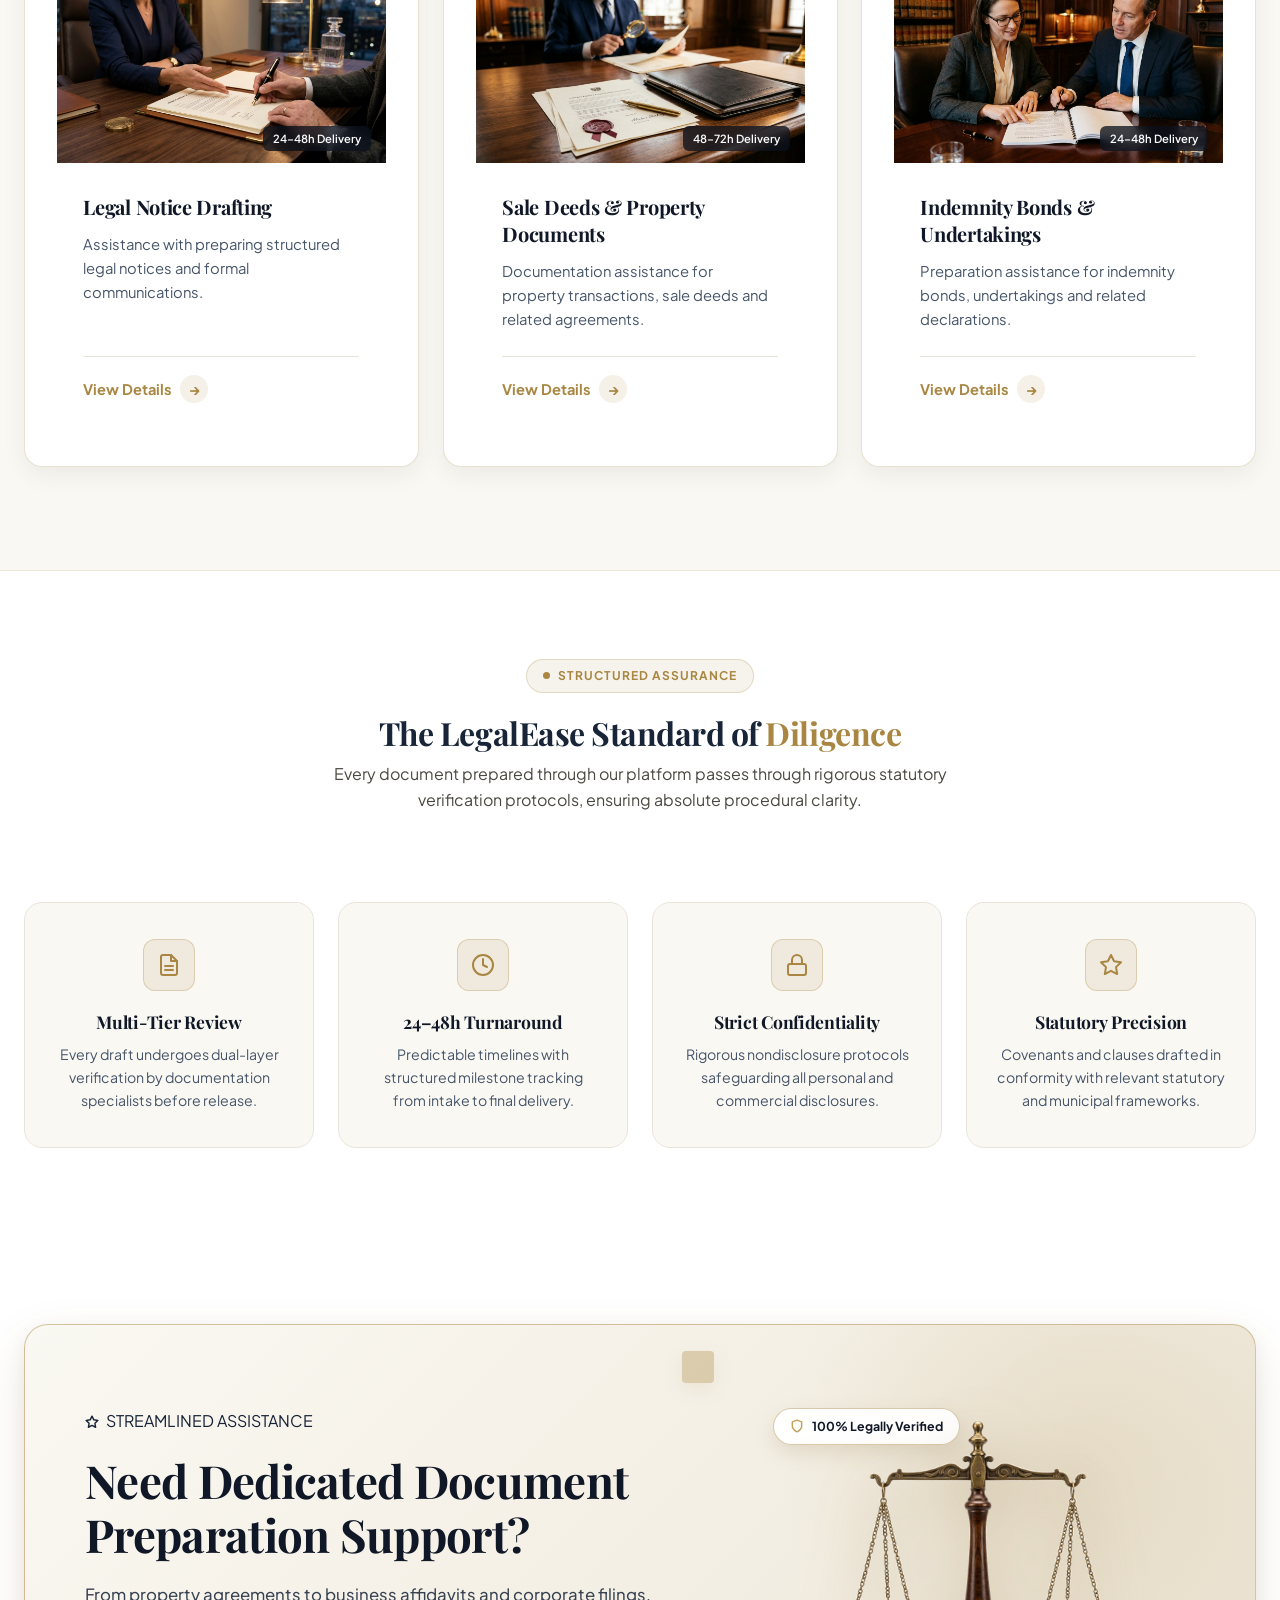
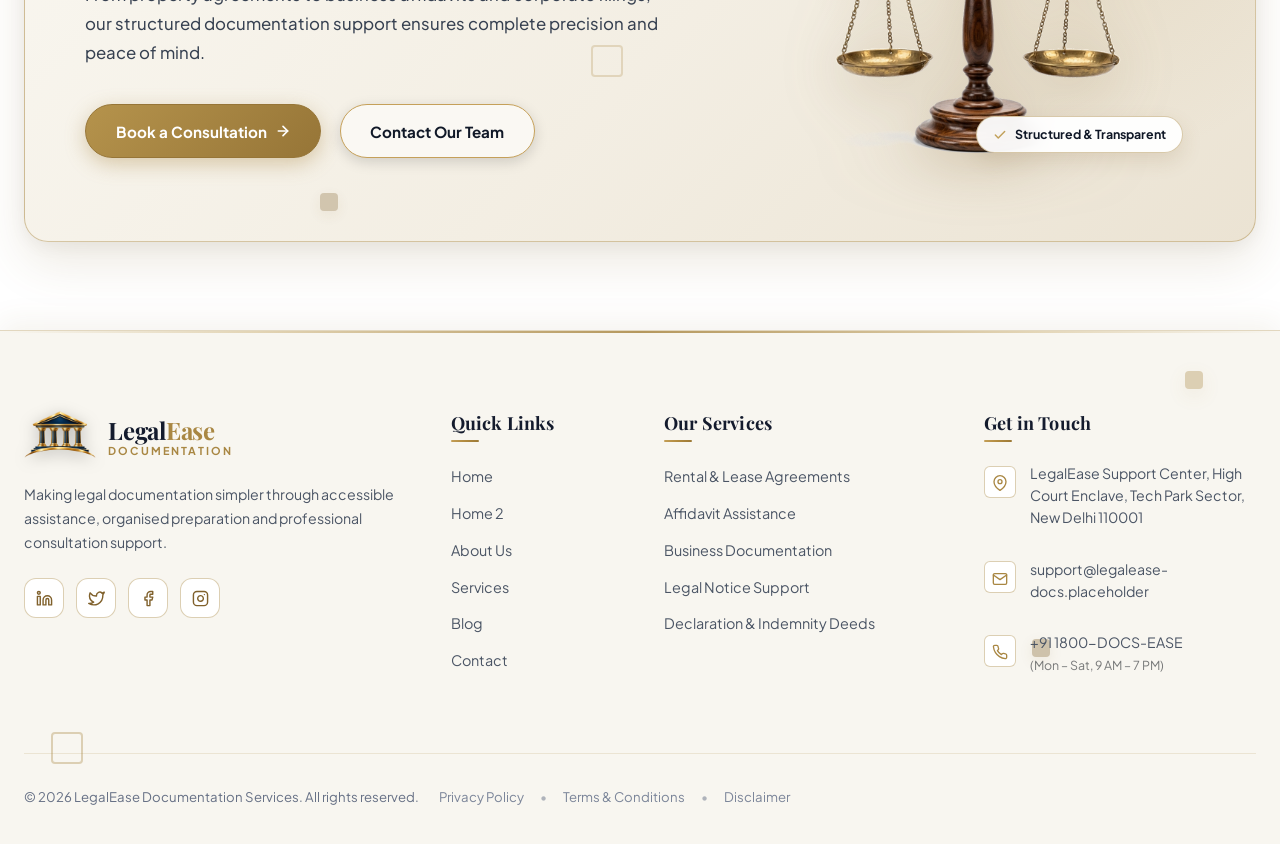
<file: services.html>
<!DOCTYPE html>
<html lang="en" data-theme="dark" dir="ltr">

<head>
  <meta charset="UTF-8">
  <meta name="viewport" content="width=device-width, initial-scale=1.0">
  <title>Services | LegalEase Legal Documentation Services</title>
  <meta name="description"
    content="Explore LegalEase's structured legal documentation services. Professional document preparation for rental agreements, sworn affidavits, business registration, legal notices, sale deeds, and indemnity bonds.">

  <!-- Favicons -->
  <link rel="icon" type="image/png" sizes="48x48" href="assets/icons/favicon-48x48.png">
  <link rel="icon" type="image/png" sizes="32x32" href="assets/icons/favicon-32x32.png">
  <link rel="apple-touch-icon" sizes="192x192" href="assets/icons/favicon-192x192.png">

  <!-- Google Fonts: Playfair Display & Plus Jakarta Sans -->
  <link rel="preconnect" href="https://fonts.googleapis.com">
  <link rel="preconnect" href="https://fonts.gstatic.com" crossorigin>
  <link
    href="https://fonts.googleapis.com/css2?family=Playfair+Display:ital,wght@0,500;0,600;0,700;0,800;1,600&family=Plus+Jakarta+Sans:wght@400;500;600;700;800&display=swap"
    rel="stylesheet">

  <!-- Bootstrap 5 CSS -->
  <link href="https://cdn.jsdelivr.net/npm/bootstrap@5.3.3/dist/css/bootstrap.min.css" rel="stylesheet"
    integrity="sha384-QWTKZyjpPEjISv5WaRU9OFeRpok6YctnYmDr5pNlyT2bRjXh0JMhjY6hW+ALEwIH" crossorigin="anonymous">

  <!-- Core Theme & Layout Styles -->
  <link rel="stylesheet" href="css/style.css">
  <!-- Services Listing Specific Styles -->
  <link rel="stylesheet" href="css/pages/services.css">
  <!-- Common Reusable CTA Styles -->
  <link rel="stylesheet" href="css/components/cta.css">
  <!-- Reusable Shared Footer Styles -->
  <link rel="stylesheet" href="css/components/footer.css">
  <!-- Responsive Breakpoints -->
  <link rel="stylesheet" href="css/responsive.css">
</head>

<body>

  <!-- Reusable Navigation Bar Placeholder (Injected via js/navbar.js) -->
  <header id="main-navbar-container"></header>

  <main id="main-content">

    <!-- =========================================================================
         SECTION 1: SERVICES HERO (Editorial Asymmetrical Split-Screen Composition)
         ========================================================================= -->
    <section class="services-hero-section" id="services-hero" aria-label="Legal Documentation Services Hero">
      <!-- Subtle ambient backdrop radial glow -->
      <div class="services-hero-ambient-glow" aria-hidden="true"></div>

      <!-- SVG ClipPath Definition for Organic Glassmorphism Silhouette -->
      <svg class="organic-clip-defs" width="0" height="0" viewBox="0 0 1 1" aria-hidden="true" style="position: absolute; width: 0; height: 0; pointer-events: none;">
        <defs>
          <clipPath id="organicGlassClip" clipPathUnits="objectBoundingBox">
            <path d="M 0.04 0.967 L 0.96 0.967 C 0.985 0.967 0.995 0.942 0.995 0.883 L 0.995 0.40 C 0.995 0.217 0.915 0.108 0.83 0.108 C 0.75 0.108 0.71 0.208 0.67 0.208 C 0.63 0.208 0.59 0.083 0.50 0.083 C 0.41 0.083 0.37 0.208 0.33 0.208 C 0.29 0.208 0.25 0.108 0.17 0.108 C 0.085 0.108 0.005 0.217 0.005 0.40 L 0.005 0.883 C 0.005 0.942 0.015 0.967 0.04 0.967 Z"></path>
          </clipPath>
        </defs>
      </svg>

      <div class="container container-custom position-relative">
        <div class="services-hero-grid">

          <!-- ===================================================================
               LEFT COLUMN: HERO CONTENT (Approx 42-45% Desktop Width)
               =================================================================== -->
          <div class="services-hero-left">

            <!-- Eyebrow Pill Label -->
            <div class="services-hero-eyebrow">
              <span class="eyebrow-pill-dot" aria-hidden="true"></span>
              <span class="eyebrow-pill-text">LEGAL DOCUMENTATION SERVICES</span>
            </div>

            <!-- Main Heading -->
            <h1 class="services-hero-heading">
              Professional Legal Documentation. <span class="services-heading-accent">Made Clear and Simple.</span>
            </h1>

            <!-- Supporting Description -->
            <p class="services-hero-description">
              From agreements and affidavits to property documents and business registration assistance, explore reliable documentation support designed around your requirements.
            </p>

            <!-- CTA Buttons -->
            <div class="services-hero-actions d-flex flex-wrap align-items-center gap-3">
              <a href="#services-grid" class="btn btn-primary-custom services-cta-primary">
                <span>Explore Our Services</span>
                <svg width="15" height="15" viewBox="0 0 24 24" fill="none" stroke="currentColor" stroke-width="2.5" stroke-linecap="round" stroke-linejoin="round" class="cta-arrow ms-2" aria-hidden="true">
                  <line x1="5" y1="12" x2="19" y2="12"></line>
                  <polyline points="12 5 19 12 12 19"></polyline>
                </svg>
              </a>

              <a href="#consultationModal" data-bs-toggle="modal" data-bs-target="#consultationModal" class="btn btn-secondary-custom services-cta-secondary">
                <span>Request Consultation</span>
                <svg width="14" height="14" viewBox="0 0 24 24" fill="none" stroke="currentColor" stroke-width="2" stroke-linecap="round" stroke-linejoin="round" class="ms-2" aria-hidden="true">
                  <path d="M21 15a2 2 0 0 1-2 2H7l-4 4V5a2 2 0 0 1 2-2h14a2 2 0 0 1 2 2z"></path>
                </svg>
              </a>
            </div>

            <!-- Trust Highlights Bar -->
            <div class="services-hero-trust-bar">
              <div class="trust-bar-item">
                <svg width="15" height="15" viewBox="0 0 24 24" fill="none" stroke="currentColor" stroke-width="2.5" class="trust-bar-icon" aria-hidden="true">
                  <path d="M22 11.08V12a10 10 0 1 1-5.93-9.14"></path>
                  <polyline points="22 4 12 14.01 9 11.01"></polyline>
                </svg>
                <span>Vetted Legal Accuracy</span>
              </div>
              <div class="trust-bar-divider" aria-hidden="true"></div>
              <div class="trust-bar-item">
                <svg width="15" height="15" viewBox="0 0 24 24" fill="none" stroke="currentColor" stroke-width="2.5" class="trust-bar-icon" aria-hidden="true">
                  <circle cx="12" cy="12" r="10"></circle>
                  <polyline points="12 6 12 12 16 14"></polyline>
                </svg>
                <span>24–48h Consultation Turnaround</span>
              </div>
            </div>

          </div>

          <!-- ===================================================================
               RIGHT COLUMN: LAYERED IMAGE COMPOSITION (Approx 55-58% Desktop Width)
               =================================================================== -->
          <div class="services-hero-right">
            <div class="services-composition-wrapper">

              <!-- Main Photograph: Professional Legal Consultant Portrait -->
              <div class="services-main-photo-frame">
                <img src="assets/images/about-hero-female-attorney.jpg" 
                     alt="Professional Legal Documentation Specialist" 
                     class="services-main-photo" 
                     width="896" 
                     height="1200" 
                     loading="eager">
                <div class="services-photo-gradient-overlay" aria-hidden="true"></div>
              </div>

              <!-- Overlapping Secondary Photograph: Organic Glassmorphism Legal Workspace Frame -->
              <div class="services-overlap-card" aria-label="Legal Documentation Workspace">
                <div class="organic-glass-frame">

                  <!-- Translucent glass backdrop layer with blur -->
                  <div class="organic-glass-backdrop" aria-hidden="true"></div>

                  <!-- Inner content clipped to the organic silhouette -->
                  <div class="organic-glass-content">
                    <!-- Desk & Document Background -->
                    <img src="assets/images/about-legal-document.jpg" 
                         alt="Legal documentation desk with agreements and review" 
                         class="organic-desk-bg" 
                         width="1376" 
                         height="768" 
                         loading="eager">

                    <!-- Balance Scale on the Left (under Left Lobe) -->
                    <img src="assets/images/wooden-balance-scale.png" 
                         alt="Scales of Justice" 
                         class="organic-scale-img" 
                         width="1024" 
                         height="1024" 
                         loading="eager">

                    <!-- Judge's Gavel on the Right (under Center/Right Lobes) -->
                    <img src="assets/images/wooden-judge-gavel.png" 
                         alt="Judge Gavel and Sound Block" 
                         class="organic-gavel-img" 
                         width="1200" 
                         height="896" 
                         loading="eager">

                    <!-- Subtle glass reflection / lighting tint -->
                    <div class="organic-inner-vignette" aria-hidden="true"></div>
                  </div>

                  <!-- Vector Glass Border & Rim with subtle ivory highlight -->
                  <svg class="organic-glass-rim-svg" viewBox="0 0 1000 600" preserveAspectRatio="none" aria-hidden="true">
                    <defs>
                      <linearGradient id="glassRimGradient" x1="0%" y1="0%" x2="100%" y2="100%">
                        <stop offset="0%" stop-color="#FFFFFF" stop-opacity="0.95"></stop>
                        <stop offset="35%" stop-color="#FAF7F0" stop-opacity="0.9"></stop>
                        <stop offset="70%" stop-color="#F3EAD5" stop-opacity="0.85"></stop>
                        <stop offset="100%" stop-color="#FFFFFF" stop-opacity="0.95"></stop>
                      </linearGradient>
                    </defs>

                    <!-- Primary Translucent Glass Body Rim -->
                    <path d="M 40 580 L 960 580 C 985 580 995 565 995 530 L 995 240 C 995 130 915 65 830 65 C 750 65 710 125 670 125 C 630 125 590 50 500 50 C 410 50 370 125 330 125 C 290 125 250 65 170 65 C 85 65 5 130 5 240 L 5 530 C 5 565 15 580 40 580 Z" 
                          fill="none" 
                          stroke="url(#glassRimGradient)" 
                          stroke-width="3" 
                          stroke-linecap="round" 
                          stroke-linejoin="round"
                          class="glass-rim-stroke">
                    </path>

                    <!-- Secondary Inner Subtle Bevel Stroke (Glass Refraction) -->
                    <path d="M 42 576 L 958 576 C 982 576 991 562 991 528 L 991 242 C 991 136 912 73 830 73 C 752 73 712 131 670 131 C 628 131 588 58 500 58 C 412 58 372 131 330 131 C 288 131 248 73 170 73 C 88 73 9 136 9 242 L 9 528 C 9 562 18 576 42 576 Z" 
                          fill="none" 
                          stroke="rgba(255, 255, 255, 0.4)" 
                          stroke-width="1.2"
                          class="glass-inner-bevel">
                    </path>
                  </svg>

                </div>
              </div>

            </div>
          </div>

        </div>
      </div>
    </section>

    <!-- =========================================================================
         SECTION 2: SERVICES DIRECTORY & CATEGORY FILTERS
         ========================================================================= -->
    <section class="services-grid-section" id="services-grid">
      <div class="container container-custom">

        <!-- Category Filter Buttons -->
        <div class="services-filter-wrapper reveal-on-scroll">
          <div class="services-filter-pills" role="tablist" aria-label="Service Categories">
            <button class="service-filter-btn active" data-filter="all" type="button" role="tab" aria-selected="true">
              <span>All Services</span>
              <span class="filter-count-badge">6</span>
            </button>
            <button class="service-filter-btn" data-filter="personal" type="button" role="tab" aria-selected="false">
              <span>Personal Documents</span>
              <span class="filter-count-badge">1</span>
            </button>
            <button class="service-filter-btn" data-filter="property" type="button" role="tab" aria-selected="false">
              <span>Property Documents</span>
              <span class="filter-count-badge">2</span>
            </button>
            <button class="service-filter-btn" data-filter="business" type="button" role="tab" aria-selected="false">
              <span>Business Documents</span>
              <span class="filter-count-badge">1</span>
            </button>
            <button class="service-filter-btn" data-filter="drafting" type="button" role="tab" aria-selected="false">
              <span>Legal Drafting</span>
              <span class="filter-count-badge">2</span>
            </button>
          </div>
        </div>

        <!-- Services Grid (Exactly 6 Core Services) -->
        <div class="row g-4 services-cards-row">

          <!-- Service 1: Rental & Lease Agreements (Property Documents) -->
          <div class="col-lg-4 col-md-6 service-grid-col" data-category="property">
            <div class="service-card reveal-on-scroll">
              <div class="service-card-img-box">
                <img src="assets/images/use-case-property.jpg" 
                     alt="Rental & Lease Agreements Documentation Assistance" 
                     class="service-card-img" 
                     width="400" height="210" loading="eager">
                <span class="service-card-category">Property Documents</span>
                <span class="service-card-turnaround">24–48h Delivery</span>
              </div>
              <div class="service-card-body">
                <h2 class="service-card-title">Rental &amp; Lease Agreements</h2>
                <p class="service-card-desc">
                  Professional drafting assistance for rental agreements, lease terms and property documentation.
                </p>
                <div class="service-card-action">
                  <a href="service-detail.html?id=rental-agreements" class="service-view-btn" aria-label="View Details for Rental & Lease Agreements">
                    <span>View Details</span>
                    <span class="btn-arrow-icon" aria-hidden="true">&rarr;</span>
                  </a>
                </div>
              </div>
            </div>
          </div>

          <!-- Service 2: Affidavits & Declarations (Personal Documents) -->
          <div class="col-lg-4 col-md-6 service-grid-col" data-category="personal">
            <div class="service-card reveal-on-scroll">
              <div class="service-card-img-box">
                <img src="assets/images/use-case-family.jpg" 
                     alt="Affidavits & Sworn Declarations Documentation Assistance" 
                     class="service-card-img" 
                     width="400" height="210" loading="eager">
                <span class="service-card-category">Personal Documents</span>
                <span class="service-card-turnaround">Same-Day / 24h</span>
              </div>
              <div class="service-card-body">
                <h2 class="service-card-title">Affidavits &amp; Declarations</h2>
                <p class="service-card-desc">
                  Assistance with preparing affidavits, declarations and supporting legal documents.
                </p>
                <div class="service-card-action">
                  <a href="service-detail.html?id=affidavits" class="service-view-btn" aria-label="View Details for Affidavits & Declarations">
                    <span>View Details</span>
                    <span class="btn-arrow-icon" aria-hidden="true">&rarr;</span>
                  </a>
                </div>
              </div>
            </div>
          </div>

          <!-- Service 3: Business Registration Assistance (Business Documents) -->
          <div class="col-lg-4 col-md-6 service-grid-col" data-category="business">
            <div class="service-card reveal-on-scroll">
              <div class="service-card-img-box">
                <img src="assets/images/use-case-startup.jpg" 
                     alt="Business Registration & Formation Documentation Assistance" 
                     class="service-card-img" 
                     width="400" height="210" loading="eager">
                <span class="service-card-category">Business Documents</span>
                <span class="service-card-turnaround">48–72h Delivery</span>
              </div>
              <div class="service-card-body">
                <h2 class="service-card-title">Business Registration Assistance</h2>
                <p class="service-card-desc">
                  Documentation support for business formation, registration and related formalities.
                </p>
                <div class="service-card-action">
                  <a href="service-detail.html?id=business-registration" class="service-view-btn" aria-label="View Details for Business Registration Assistance">
                    <span>View Details</span>
                    <span class="btn-arrow-icon" aria-hidden="true">&rarr;</span>
                  </a>
                </div>
              </div>
            </div>
          </div>

          <!-- Service 4: Legal Notice Drafting (Legal Drafting) -->
          <div class="col-lg-4 col-md-6 service-grid-col" data-category="drafting">
            <div class="service-card reveal-on-scroll">
              <div class="service-card-img-box">
                <img src="assets/images/how-it-works-process.jpg" 
                     alt="Legal Notice Drafting & Pre-Litigation Demands" 
                     class="service-card-img" 
                     width="400" height="210" loading="eager">
                <span class="service-card-category">Legal Drafting</span>
                <span class="service-card-turnaround">24–48h Delivery</span>
              </div>
              <div class="service-card-body">
                <h2 class="service-card-title">Legal Notice Drafting</h2>
                <p class="service-card-desc">
                  Assistance with preparing structured legal notices and formal communications.
                </p>
                <div class="service-card-action">
                  <a href="service-detail.html?id=legal-notices" class="service-view-btn" aria-label="View Details for Legal Notice Drafting">
                    <span>View Details</span>
                    <span class="btn-arrow-icon" aria-hidden="true">&rarr;</span>
                  </a>
                </div>
              </div>
            </div>
          </div>

          <!-- Service 5: Sale Deeds & Property Documents (Property Documents) -->
          <div class="col-lg-4 col-md-6 service-grid-col" data-category="property">
            <div class="service-card reveal-on-scroll">
              <div class="service-card-img-box">
                <img src="assets/images/hero-2-desk.jpg" 
                     alt="Sale Deeds & Property Conveyance Documentation" 
                     class="service-card-img" 
                     width="400" height="210" loading="eager">
                <span class="service-card-category">Property Documents</span>
                <span class="service-card-turnaround">48–72h Delivery</span>
              </div>
              <div class="service-card-body">
                <h2 class="service-card-title">Sale Deeds &amp; Property Documents</h2>
                <p class="service-card-desc">
                  Documentation assistance for property transactions, sale deeds and related agreements.
                </p>
                <div class="service-card-action">
                  <a href="service-detail.html?id=sale-deeds" class="service-view-btn" aria-label="View Details for Sale Deeds & Property Documents">
                    <span>View Details</span>
                    <span class="btn-arrow-icon" aria-hidden="true">&rarr;</span>
                  </a>
                </div>
              </div>
            </div>
          </div>

          <!-- Service 6: Indemnity Bonds & Undertakings (Legal Drafting) -->
          <div class="col-lg-4 col-md-6 service-grid-col" data-category="drafting">
            <div class="service-card reveal-on-scroll">
              <div class="service-card-img-box">
                <img src="assets/images/why-choose-consultation.jpg" 
                     alt="Indemnity Bonds & Institutional Undertakings Assistance" 
                     class="service-card-img" 
                     width="400" height="210" loading="eager">
                <span class="service-card-category">Legal Drafting</span>
                <span class="service-card-turnaround">24–48h Delivery</span>
              </div>
              <div class="service-card-body">
                <h2 class="service-card-title">Indemnity Bonds &amp; Undertakings</h2>
                <p class="service-card-desc">
                  Preparation assistance for indemnity bonds, undertakings and related declarations.
                </p>
                <div class="service-card-action">
                  <a href="service-detail.html?id=indemnity-bonds" class="service-view-btn" aria-label="View Details for Indemnity Bonds & Undertakings">
                    <span>View Details</span>
                    <span class="btn-arrow-icon" aria-hidden="true">&rarr;</span>
                  </a>
                </div>
              </div>
            </div>
          </div>

        </div>

        <!-- No Results Found State (hidden by default) -->
        <div id="no-services-found" class="text-center py-5 d-none">
          <p class="text-muted">No services found in this category.</p>
          <button type="button" class="btn btn-secondary-custom btn-sm" onclick="document.querySelector('[data-filter=\'all\']').click()">
            View All Services
          </button>
        </div>

      </div>
    </section>

    <!-- =========================================================================
         SECTION 3: SERVICE QUALITY ASSURANCE STANDARDS
         ========================================================================= -->
    <section class="services-assurance-section" id="services-assurance">
      <div class="container container-custom">
        <div class="section-header-center reveal-on-scroll">
          <div class="eyebrow-badge mx-auto">
            <span class="pulse-dot"></span>
            <span>STRUCTURED ASSURANCE</span>
          </div>
          <h2 class="section-title">
            The LegalEase Standard of <span class="text-accent">Diligence</span>
          </h2>
          <div class="section-divider"></div>
          <p class="section-subtitle">
            Every document prepared through our platform passes through rigorous statutory verification protocols, ensuring absolute procedural clarity.
          </p>
        </div>

        <div class="row g-4 mt-2">
          <!-- Assurance Item 1 -->
          <div class="col-lg-3 col-sm-6 reveal-on-scroll">
            <div class="assurance-card">
              <div class="assurance-icon-box">
                <svg width="24" height="24" viewBox="0 0 24 24" fill="none" stroke="currentColor" stroke-width="2" stroke-linecap="round" stroke-linejoin="round">
                  <path d="M14 2H6a2 2 0 0 0-2 2v16a2 2 0 0 0 2 2h12a2 2 0 0 0 2-2V8z"></path>
                  <polyline points="14 2 14 8 20 8"></polyline>
                  <line x1="16" y1="13" x2="8" y2="13"></line>
                  <line x1="16" y1="17" x2="8" y2="17"></line>
                </svg>
              </div>
              <h3 class="assurance-title">Multi-Tier Review</h3>
              <p class="assurance-desc">Every draft undergoes dual-layer verification by documentation specialists before release.</p>
            </div>
          </div>

          <!-- Assurance Item 2 -->
          <div class="col-lg-3 col-sm-6 reveal-on-scroll">
            <div class="assurance-card">
              <div class="assurance-icon-box">
                <svg width="24" height="24" viewBox="0 0 24 24" fill="none" stroke="currentColor" stroke-width="2" stroke-linecap="round" stroke-linejoin="round">
                  <circle cx="12" cy="12" r="10"></circle>
                  <polyline points="12 6 12 12 16 14"></polyline>
                </svg>
              </div>
              <h3 class="assurance-title">24–48h Turnaround</h3>
              <p class="assurance-desc">Predictable timelines with structured milestone tracking from intake to final delivery.</p>
            </div>
          </div>

          <!-- Assurance Item 3 -->
          <div class="col-lg-3 col-sm-6 reveal-on-scroll">
            <div class="assurance-card">
              <div class="assurance-icon-box">
                <svg width="24" height="24" viewBox="0 0 24 24" fill="none" stroke="currentColor" stroke-width="2" stroke-linecap="round" stroke-linejoin="round">
                  <rect x="3" y="11" width="18" height="11" rx="2" ry="2"></rect>
                  <path d="M7 11V7a5 5 0 0 1 10 0v4"></path>
                </svg>
              </div>
              <h3 class="assurance-title">Strict Confidentiality</h3>
              <p class="assurance-desc">Rigorous nondisclosure protocols safeguarding all personal and commercial disclosures.</p>
            </div>
          </div>

          <!-- Assurance Item 4 -->
          <div class="col-lg-3 col-sm-6 reveal-on-scroll">
            <div class="assurance-card">
              <div class="assurance-icon-box">
                <svg width="24" height="24" viewBox="0 0 24 24" fill="none" stroke="currentColor" stroke-width="2" stroke-linecap="round" stroke-linejoin="round">
                  <polygon points="12 2 15.09 8.26 22 9.27 17 14.14 18.18 21.02 12 17.77 5.82 21.02 7 14.14 2 9.27 8.91 8.26 12 2"></polygon>
                </svg>
              </div>
              <h3 class="assurance-title">Statutory Precision</h3>
              <p class="assurance-desc">Covenants and clauses drafted in conformity with relevant statutory and municipal frameworks.</p>
            </div>
          </div>
        </div>
      </div>
    </section>

    <!-- =========================================================================
         SECTION 4: COMMON REUSABLE CALL TO ACTION (CTA)
         ========================================================================= -->
    <div id="cta-container"></div>

  </main>

  <!-- =========================================================================
       COMMON FOOTER (Injected via js/components/footer.js)
       ========================================================================= -->
  <div id="footer-container"></div>

  <!-- =========================================================================
       CONSULTATION MODAL (Shared with Home 1, Home 2, About)
       ========================================================================= -->
  <div class="modal fade custom-modal" id="consultationModal" tabindex="-1" aria-labelledby="consultationModalLabel"
    aria-hidden="true">
    <div class="modal-dialog modal-dialog-centered">
      <div class="modal-content">
        <div class="modal-header">
          <div class="d-flex align-items-center gap-2">
            <img src="assets/icons/icon.png" alt="LegalEase" class="brand-logo brand-logo-modal" width="57" height="38">
            <h5 class="modal-title mb-0" id="consultationModalLabel">Book a Document Consultation</h5>
          </div>
          <button type="button" class="btn-close" data-bs-dismiss="modal" aria-label="Close"></button>
        </div>
        <div class="modal-body">
          <p class="text-muted small mb-3">
            Please provide your requirement details. A documentation specialist will review and contact you with structured guidance.
          </p>

          <form id="consultationForm">
            <div class="mb-3">
              <label for="consultName" class="form-label">Full Name *</label>
              <input type="text" class="form-control" id="consultName" placeholder="e.g. Ramesh Sharma" required>
            </div>

            <div class="row g-2 mb-3">
              <div class="col-md-6">
                <label for="consultPhone" class="form-label">Phone Number *</label>
                <input type="tel" class="form-control" id="consultPhone" placeholder="e.g. +91 98765 43210" required>
              </div>
              <div class="col-md-6">
                <label for="consultEmail" class="form-label">Email Address</label>
                <input type="email" class="form-control" id="consultEmail" placeholder="name@example.com">
              </div>
            </div>

            <div class="mb-3">
              <label for="consultService" class="form-label">Service Required *</label>
              <select class="form-select" id="consultService" required>
                <option value="" selected disabled>Select documentation service</option>
                <option value="rental-agreements">Rental &amp; Lease Agreements</option>
                <option value="affidavits">Affidavits &amp; Declarations</option>
                <option value="business-registration">Business Registration Assistance</option>
                <option value="legal-notices">Legal Notice Drafting</option>
                <option value="sale-deeds">Sale Deeds &amp; Property Documents</option>
                <option value="indemnity-bonds">Indemnity Bonds &amp; Undertakings</option>
              </select>
            </div>

            <div class="mb-3">
              <label for="consultNotes" class="form-label">Brief Requirements</label>
              <textarea class="form-control" id="consultNotes" rows="3"
                placeholder="Tell us about the property, parties, or specific clauses needed..."></textarea>
            </div>

            <div class="d-grid mt-4">
              <button type="submit" class="btn btn-primary-custom w-100">
                <span>Submit Consultation Request</span>
              </button>
            </div>
          </form>
        </div>
      </div>
    </div>
  </div>

  <!-- Back to Top Floating Button -->
  <button class="back-to-top-btn" id="backToTopBtn" type="button" aria-label="Back to Top" title="Back to Top">
    <svg width="20" height="20" viewBox="0 0 24 24" fill="none" stroke="currentColor" stroke-width="2.5"
      stroke-linecap="round" stroke-linejoin="round">
      <polyline points="18 15 12 9 6 15"></polyline>
    </svg>
  </button>

  <!-- Bootstrap 5 JS Bundle -->
  <script src="https://cdn.jsdelivr.net/npm/bootstrap@5.3.3/dist/js/bootstrap.bundle.min.js"
    integrity="sha384-YvpcrYf0tY3lHB60NNkmXc5s9fDVZLESaAA55NDzOxhy9GkcIdslK1eN7N6jIeHz"
    crossorigin="anonymous"></script>

  <!-- Centralized Services Data Repository -->
  <script src="js/service-data.js"></script>

  <!-- Reusable Navigation Bar Component Script -->
  <script src="js/navbar.js"></script>

  <!-- Reusable Common CTA Component Script -->
  <script src="js/components/cta.js"></script>

  <!-- Reusable Shared Footer Component Script -->
  <script src="js/components/footer.js"></script>

  <!-- Services Filtering Script -->
  <script>
    (function () {
      'use strict';
      const filterButtons = document.querySelectorAll('.service-filter-btn');
      const serviceCards = document.querySelectorAll('.service-grid-col');
      const noResultsMsg = document.getElementById('no-services-found');

      filterButtons.forEach(btn => {
        btn.addEventListener('click', function () {
          filterButtons.forEach(b => {
            b.classList.remove('active');
            b.setAttribute('aria-selected', 'false');
          });
          this.classList.add('active');
          this.setAttribute('aria-selected', 'true');

          const filter = this.getAttribute('data-filter');
          let visibleCount = 0;

          serviceCards.forEach(col => {
            const category = col.getAttribute('data-category');
            if (filter === 'all' || category === filter) {
              col.classList.remove('d-none');
              visibleCount++;
            } else {
              col.classList.add('d-none');
            }
          });

          if (noResultsMsg) {
            if (visibleCount === 0) {
              noResultsMsg.classList.remove('d-none');
            } else {
              noResultsMsg.classList.add('d-none');
            }
          }
        });
      });
    })();
  </script>

  <!-- Core Interactions Script -->
  <script src="js/script.js"></script>
</body>

</html>
</file>
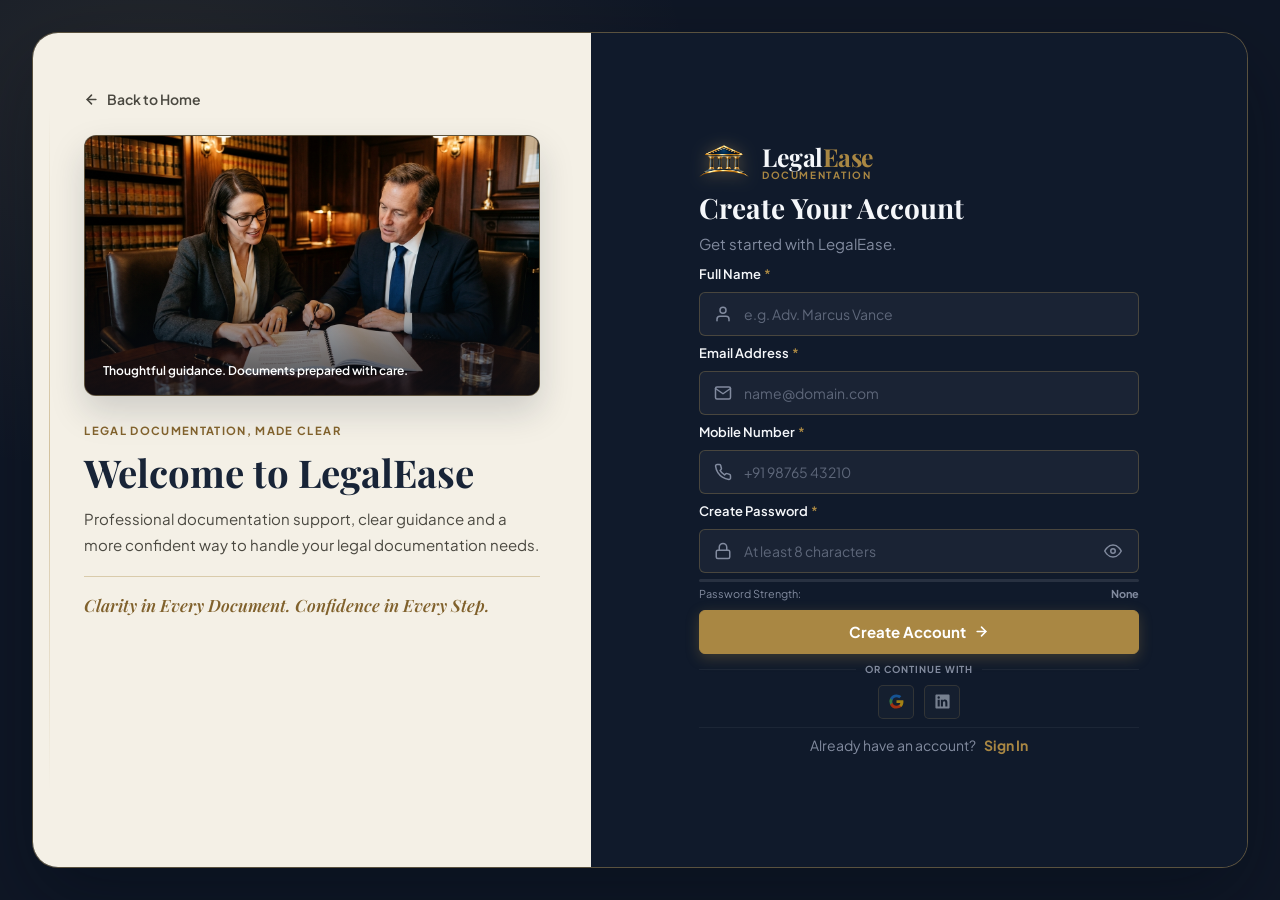
<file: signup.html>
<!DOCTYPE html>
<html lang="en" data-theme="dark" dir="ltr">

<head>
  <meta charset="UTF-8">
  <meta name="viewport" content="width=device-width, initial-scale=1.0">
  <title>LegalEase | Create Your Account</title>
  <meta name="description"
    content="Register for a LegalEase account to request document drafting, review affidavits, manage rental agreements, and schedule legal consultations.">

  <!-- Favicons -->
  <link rel="icon" type="image/png" sizes="48x48" href="assets/icons/favicon-48x48.png">
  <link rel="icon" type="image/png" sizes="32x32" href="assets/icons/favicon-32x32.png">
  <link rel="apple-touch-icon" sizes="192x192" href="assets/icons/favicon-192x192.png">

  <!-- Google Fonts: Playfair Display & Plus Jakarta Sans -->
  <link rel="preconnect" href="https://fonts.googleapis.com">
  <link rel="preconnect" href="https://fonts.gstatic.com" crossorigin>
  <link
    href="https://fonts.googleapis.com/css2?family=Playfair+Display:ital,wght@0,500;0,600;0,700;0,800;1,600&family=Plus+Jakarta+Sans:wght@400;500;600;700;800&display=swap"
    rel="stylesheet">

  <!-- Bootstrap 5 CSS -->
  <link href="https://cdn.jsdelivr.net/npm/bootstrap@5.3.3/dist/css/bootstrap.min.css" rel="stylesheet"
    integrity="sha384-QWTKZyjpPEjISv5WaRU9OFeRpok6YctnYmDr5pNlyT2bRjXh0JMhjY6hW+ALEwIH" crossorigin="anonymous">

  <!-- Core Theme & Layout Styles -->
  <link rel="stylesheet" href="css/style.css">
  <!-- Dedicated Authentication Styles -->
  <link rel="stylesheet" href="css/pages/auth.css">
  <!-- Responsive Breakpoints -->
  <link rel="stylesheet" href="css/responsive.css">
</head>

<body class="auth-page-body">

  <main id="main-content">
    <div class="auth-split-wrapper">

      <!-- =========================================================================
           LEFT COLUMN: Split-Screen Editorial Visual & Trust Canvas
           ========================================================================= -->
      <section class="auth-visual-pane auth-visual-signup" aria-label="LegalEase Brand & Registration Benefits">
        <a href="index.html" class="back-home-link auth-back-home" title="Return to Home">
          <svg width="15" height="15" viewBox="0 0 24 24" fill="none" stroke="currentColor" stroke-width="2.5" stroke-linecap="round" stroke-linejoin="round" aria-hidden="true">
            <line x1="19" y1="12" x2="5" y2="12"></line>
            <polyline points="12 19 5 12 12 5"></polyline>
          </svg>
          <span>Back to Home</span>
        </a>
        <div class="auth-welcome-photo">
          <img src="assets/images/about-hero-consultation.jpg" alt="Lawyers reviewing legal documents together in a private office" width="1360" height="900" fetchpriority="high">
          <span>Thoughtful guidance. Documents prepared with care.</span>
        </div>

        <div class="auth-visual-body">
          <div class="auth-trust-badge">
            <span>LEGAL DOCUMENTATION, MADE CLEAR</span>
          </div>

          <h1 class="auth-trust-headline">Welcome to LegalEase</h1>

          <p class="auth-trust-desc">
            Professional documentation support, clear guidance and a more confident way to handle your legal documentation needs.
          </p>
          <p class="auth-brand-statement">Clarity in Every Document. Confidence in Every Step.</p>
        </div>
      </section>

      <!-- =========================================================================
           RIGHT COLUMN: Interactive Sign Up Registration Form
           ========================================================================= -->
      <section class="auth-form-pane" aria-label="Sign Up Form Area">
        <!-- Main Form Container Card -->
        <div class="auth-form-container">
          <div class="auth-card">

            <a href="index.html" class="auth-mobile-brand" aria-label="LegalEase Home">
              <img src="assets/icons/icon.png" alt="LegalEase courthouse crest" class="brand-logo" width="68" height="45">
              <span class="brand-text">
                <span class="brand-title">Legal<span class="text-accent">Ease</span></span>
                <span class="brand-tagline">Documentation</span>
              </span>
            </a>

            <!-- =================================================================
                 SIGN UP FORM PANEL
                 ================================================================= -->
            <div id="signupFormPanel" class="auth-view-panel">
              <div class="auth-header">
                <h2 class="auth-title">Create Your Account</h2>
                <p class="auth-subtitle">Get started with LegalEase.</p>
              </div>

              <form id="signupForm" novalidate>

                <!-- Field 1: Full Name -->
                <div class="auth-form-group">
                  <label for="signupName" class="auth-label">
                    <span>Full Name<span class="required-star" aria-hidden="true">*</span></span>
                  </label>
                  <div class="auth-input-wrapper">
                    <span class="auth-input-icon" aria-hidden="true">
                      <svg viewBox="0 0 24 24" fill="none" stroke="currentColor" stroke-width="2" stroke-linecap="round" stroke-linejoin="round">
                        <path d="M20 21v-2a4 4 0 0 0-4-4H8a4 4 0 0 0-4 4v2"></path>
                        <circle cx="12" cy="7" r="4"></circle>
                      </svg>
                    </span>
                    <input type="text" class="auth-input" id="signupName" name="full_name" placeholder="e.g. Adv. Marcus Vance" autocomplete="name" required>
                  </div>
                  <div class="auth-error-feedback" id="signupNameError" role="alert"></div>
                </div>

                <!-- Field 2: Email Address -->
                <div class="auth-form-group">
                  <label for="signupEmail" class="auth-label">
                    <span>Email Address<span class="required-star" aria-hidden="true">*</span></span>
                  </label>
                  <div class="auth-input-wrapper">
                    <span class="auth-input-icon" aria-hidden="true">
                      <svg viewBox="0 0 24 24" fill="none" stroke="currentColor" stroke-width="2" stroke-linecap="round" stroke-linejoin="round">
                        <path d="M4 4h16c1.1 0 2 .9 2 2v12c0 1.1-.9 2-2 2H4c-1.1 0-2-.9-2-2V6c0-1.1.9-2 2-2z"></path>
                        <polyline points="22,6 12,13 2,6"></polyline>
                      </svg>
                    </span>
                    <input type="email" class="auth-input" id="signupEmail" name="email" placeholder="name@domain.com" autocomplete="email" required>
                  </div>
                  <div class="auth-error-feedback" id="signupEmailError" role="alert"></div>
                </div>

                <!-- Field 3: Mobile Number -->
                <div class="auth-form-group">
                  <label for="signupPhone" class="auth-label">
                    <span>Mobile Number<span class="required-star" aria-hidden="true">*</span></span>
                  </label>
                  <div class="auth-input-wrapper">
                    <span class="auth-input-icon" aria-hidden="true">
                      <svg viewBox="0 0 24 24" fill="none" stroke="currentColor" stroke-width="2" stroke-linecap="round" stroke-linejoin="round">
                        <path d="M22 16.92v3a2 2 0 0 1-2.18 2 19.79 19.79 0 0 1-8.63-3.07 19.5 19.5 0 0 1-6-6 19.79 19.79 0 0 1-3.07-8.67A2 2 0 0 1 4.11 2h3a2 2 0 0 1 2 1.72 12.84 12.84 0 0 0 .7 2.81 2 2 0 0 1-.45 2.11L8.09 9.91a16 16 0 0 0 6 6l1.27-1.27a2 2 0 0 1 2.11-.45 12.84 12.84 0 0 0 2.81.7A2 2 0 0 1 22 16.92z"></path>
                      </svg>
                    </span>
                    <input type="tel" class="auth-input" id="signupPhone" name="phone" placeholder="+91 98765 43210" autocomplete="tel" required>
                  </div>
                  <div class="auth-error-feedback" id="signupPhoneError" role="alert"></div>
                </div>

                <!-- Field 4: Password -->
                <div class="auth-form-group">
                  <label for="signupPassword" class="auth-label">
                    <span>Create Password<span class="required-star" aria-hidden="true">*</span></span>
                  </label>
                  <div class="auth-input-wrapper">
                    <span class="auth-input-icon" aria-hidden="true">
                      <svg viewBox="0 0 24 24" fill="none" stroke="currentColor" stroke-width="2" stroke-linecap="round" stroke-linejoin="round">
                        <rect x="3" y="11" width="18" height="11" rx="2" ry="2"></rect>
                        <path d="M7 11V7a5 5 0 0 1 10 0v4"></path>
                      </svg>
                    </span>
                    <input type="password" class="auth-input" id="signupPassword" name="password" placeholder="At least 8 characters" autocomplete="new-password" required>
                    <button type="button" class="password-toggle-btn" id="togglePasswordBtn" aria-label="Show password" title="Show password">
                      <svg viewBox="0 0 24 24" fill="none" stroke="currentColor" stroke-width="2" stroke-linecap="round" stroke-linejoin="round" aria-hidden="true">
                        <path d="M1 12s4-8 11-8 11 8 11 8-4 8-11 8-11-8-11-8z"></path>
                        <circle cx="12" cy="12" r="3"></circle>
                      </svg>
                    </button>
                  </div>
                  <div class="auth-error-feedback" id="signupPasswordError" role="alert"></div>

                  <!-- Live Password Strength Indicator -->
                  <div class="password-strength-wrapper">
                    <div class="strength-bar-track">
                      <div class="strength-bar-fill" id="strengthBarFill"></div>
                    </div>
                    <div class="strength-text-label">
                      <span>Password Strength:</span>
                      <span class="strength-status-text" id="strengthStatusText">None</span>
                    </div>
                  </div>

                </div>

                <!-- Submit Button -->
                <button type="submit" class="btn btn-primary-custom btn-auth-submit" id="signupSubmitBtn">
                  <span>Create Account</span>
                  <svg width="15" height="15" viewBox="0 0 24 24" fill="none" stroke="currentColor" stroke-width="2.5" stroke-linecap="round" stroke-linejoin="round" aria-hidden="true">
                    <line x1="5" y1="12" x2="19" y2="12"></line>
                    <polyline points="12 5 19 12 12 19"></polyline>
                  </svg>
                </button>

              </form>

              <div class="auth-social" aria-label="Social sign-in options">
                <span class="auth-social-label">OR CONTINUE WITH</span>
                <div class="auth-social-options">
                  <button type="button" class="auth-social-button" disabled aria-label="Google sign-in unavailable" title="Google sign-in is not configured">
                    <svg viewBox="0 0 48 48" aria-hidden="true"><path fill="#FFC107" d="M43.6 24.5c0-1.4-.1-2.8-.4-4.1H24v7.8h11a9.4 9.4 0 0 1-4.1 6.2v5.1h6.6c3.9-3.6 6.1-8.8 6.1-15Z"/><path fill="#FF3D00" d="M24 44c5.5 0 10.1-1.8 13.5-4.9l-6.6-5.1c-1.8 1.2-4.1 2-6.9 2-5.3 0-9.8-3.6-11.4-8.4H5.8v5.3A20 20 0 0 0 24 44Z"/><path fill="#4CAF50" d="M12.6 27.6a12 12 0 0 1 0-7.2v-5.3H5.8a20 20 0 0 0 0 17.8l6.8-5.3Z"/><path fill="#1976D2" d="M24 12c3 0 5.7 1 7.8 3.1l5.8-5.8C34.1 6 29.5 4 24 4A20 20 0 0 0 5.8 15.1l6.8 5.3C14.2 15.6 18.7 12 24 12Z"/></svg>
                  </button>
                  <button type="button" class="auth-social-button" disabled aria-label="LinkedIn sign-in unavailable" title="LinkedIn sign-in is not configured">
                    <svg viewBox="0 0 24 24" aria-hidden="true"><path fill="currentColor" d="M20.45 2H3.55C2.69 2 2 2.68 2 3.52v16.96c0 .84.69 1.52 1.55 1.52h16.9c.86 0 1.55-.68 1.55-1.52V3.52c0-.84-.69-1.52-1.55-1.52ZM8.1 18.9H5.15V9.4H8.1v9.5ZM6.63 8.1a1.71 1.71 0 1 1 0-3.42 1.71 1.71 0 0 1 0 3.42ZM18.9 18.9h-2.94v-4.62c0-1.1-.02-2.5-1.53-2.5-1.53 0-1.77 1.2-1.77 2.42v4.7H9.72V9.4h2.82v1.3h.04c.39-.74 1.35-1.52 2.78-1.52 2.98 0 3.54 1.96 3.54 4.5v5.22Z"/></svg>
                  </button>
                </div>
              </div>

              <div class="auth-switch-prompt">
                <span>Already have an account?</span>
                <a href="login.html">Sign In</a>
              </div>
            </div>

            <div id="signupSuccessPanel" class="auth-success-card d-none">
              <h2 class="auth-success-title">Details Validated</h2>
              <p class="auth-success-desc">This demo checked your details locally. No account was created.</p>
              <a href="login.html" class="btn btn-primary-custom w-100 justify-content-center">Sign In</a>
            </div>

          </div>
        </div>
      </section>

    </div>
  </main>

  <!-- Dedicated Sign Up Page Interaction Script -->
  <script src="js/pages/signup.js"></script>
</body>

</html>
</file>
<file: css/style.css>
/* ==========================================================================
   LegalEase - Premium Legal Documentation Services
   Main Stylesheet (css/style.css)
   ========================================================================== */

/* --------------------------------------------------------------------------
   1. CSS Variables & Design Tokens (Light & Dark Theme)
   -------------------------------------------------------------------------- */
:root {
  /* Brand Antique Gold & Bronze Palette */
  --primary-gold: #A98743;
  --primary-gold-rgb: 169, 135, 67;
  --primary-gold-hover: #967537;
  --primary-gold-light: rgba(169, 135, 67, 0.12);
  --secondary-gold: #C2A15B;
  --deep-bronze: #80612C;
  --deep-bronze-dark: #5c431b;
  --gold-gradient: linear-gradient(135deg, #C5A059 0%, #B18A3F 50%, #9B7836 100%);
  
  /* Neutral & Base Colors - Light Theme */
  --dark-navy: #182437;
  --dark-navy-rgb: 24, 36, 55;
  --dark-navy-light: #243550;
  --off-white: #F8F7F3;
  --pure-white: #FFFFFF;
  --pure-black: #0A0E14;
  
  /* Light Theme Surfaces – layered warm ivory palette */
  --bg-primary: #FFFFFF;
  --bg-secondary: #F4F1EB;
  --bg-tertiary: #EDE9DF;
  --bg-card: #FFFFFF;
  --bg-card-hover: #FDFCF9;
  --bg-warm: #FAF8F3;
  --bg-cream: #F2EFE6;

  /* Hero Theme */
  --hero-outer-bg: #b08d48;
  --hero-outer-gradient: linear-gradient(135deg, #a4823d 0%, #b89753 35%, #8f6e2b 75%, #a98743 100%);
  --hero-container-bg: #FFFFFF;
  --hero-container-border: rgba(169, 135, 67, 0.2);
  
  /* Text Colors */
  --text-heading: #182437;
  --text-body: #4A4840;
  --text-muted: #7A7670;
  --text-light: #F8F7F3;
  
  /* Borders & Shadows */
  --border-color: #DDD9CF;
  --border-color-subtle: #E8E4DC;
  --border-gold: rgba(169, 135, 67, 0.3);
  --border-focus: #A98743;
  
  --shadow-sm: 0 2px 10px rgba(100, 85, 50, 0.08);
  --shadow-md: 0 8px 28px rgba(80, 65, 35, 0.11);
  --shadow-lg: 0 18px 48px rgba(60, 48, 25, 0.14);
  --shadow-gold: 0 10px 30px rgba(169, 135, 67, 0.28);
  --shadow-hero: 0 25px 60px rgba(128, 97, 44, 0.22);
  --shadow-warm: 0 6px 24px rgba(169, 135, 67, 0.12);

  /* Geometric decoration colors */
  --geo-gold-bg: rgba(169, 135, 67, 0.88);
  --geo-bronze-bg: rgba(128, 97, 44, 0.78);
  --geo-navy-bg: rgba(24, 36, 55, 0.72);
  --geo-light-bg: rgba(248, 247, 243, 0.95);
  --geo-outline-color: rgba(169, 135, 67, 0.65);

  /* CTA section */
  --cta-bg-dark: linear-gradient(135deg, #111929 0%, #192640 50%, #111f35 100%);
  --cta-bg-light: linear-gradient(135deg, #F5F0E6 0%, #EDE7D8 60%, #E8E0CC 100%);
  
  /* Dimensions & Radius */
  --radius-sm: 6px;
  --radius-md: 12px;
  --radius-lg: 18px;
  --radius-xl: 24px;
  --radius-full: 9999px;
  
  /* Typography */
  --font-heading: 'Playfair Display', Georgia, 'Times New Roman', serif;
  --font-body: 'Plus Jakarta Sans', system-ui, -apple-system, 'Segoe UI', Roboto, sans-serif;
  
  /* Transitions */
  --transition-fast: 0.2s cubic-bezier(0.16, 1, 0.3, 1);
  --transition-normal: 0.3s cubic-bezier(0.16, 1, 0.3, 1);
  --transition-smooth: 0.5s cubic-bezier(0.16, 1, 0.3, 1);
}

/* --------------------------------------------------------------------------
   Dark Mode Overrides
   -------------------------------------------------------------------------- */
[data-theme="dark"] {
  --bg-primary: #0A0F18;
  --bg-secondary: #0F1726;
  --bg-tertiary: #141F32;
  --bg-card: #131E30;
  --bg-card-hover: #18263D;
  --bg-warm: #0F1726;
  --bg-cream: #141F32;
  
  --hero-outer-bg: #1e1910;
  --hero-outer-gradient: linear-gradient(135deg, #1f180d 0%, #302410 35%, #181308 75%, #2a200e 100%);
  --hero-container-bg: #101928;
  --hero-container-border: rgba(194, 161, 91, 0.3);
  
  --text-heading: #F5F7FA;
  --text-body: #B6BDCE;
  --text-muted: #828B9F;
  --text-light: #F8F7F3;
  
  --border-color: rgba(255, 255, 255, 0.1);
  --border-color-subtle: rgba(255, 255, 255, 0.05);
  --border-gold: rgba(194, 161, 91, 0.3);
  --border-focus: #C2A15B;
  
  --shadow-sm: 0 4px 12px rgba(0, 0, 0, 0.35);
  --shadow-md: 0 10px 30px rgba(0, 0, 0, 0.45);
  --shadow-lg: 0 20px 50px rgba(0, 0, 0, 0.6);
  --shadow-gold: 0 10px 30px rgba(194, 161, 91, 0.2);
  --shadow-hero: 0 25px 60px rgba(0, 0, 0, 0.55);
  --shadow-warm: 0 6px 24px rgba(194, 161, 91, 0.06);

  --geo-gold-bg: rgba(194, 161, 91, 0.75);
  --geo-bronze-bg: rgba(128, 97, 44, 0.65);
  --geo-navy-bg: rgba(24, 36, 55, 0.9);
  --geo-light-bg: rgba(19, 30, 48, 0.9);
  --geo-outline-color: rgba(194, 161, 91, 0.45);
}

/* --------------------------------------------------------------------------
   2. Base Styles & Global Resets
   -------------------------------------------------------------------------- */
*, *::before, *::after {
  box-sizing: border-box;
}

html {
  scroll-behavior: smooth;
  font-size: 16px;
  -webkit-text-size-adjust: 100%;
}

body {
  margin: 0;
  padding: 0;
  font-family: var(--font-body);
  font-size: 1rem;
  line-height: 1.65;
  color: var(--text-body);
  background-color: var(--bg-primary);
  transition: background-color var(--transition-normal), color var(--transition-normal);
  overflow-x: hidden;
  text-rendering: optimizeLegibility;
  -webkit-font-smoothing: antialiased;
}

h1, h2, h3, h4, h5, h6,
.font-serif {
  font-family: var(--font-heading);
  color: var(--text-heading);
  font-weight: 700;
  line-height: 1.25;
  margin-top: 0;
  letter-spacing: -0.015em;
  transition: color var(--transition-normal);
}

p {
  margin-top: 0;
  margin-bottom: 1.25rem;
}

a {
  color: var(--primary-gold);
  text-decoration: none;
  transition: color var(--transition-fast);
}

a:hover {
  color: var(--primary-gold-hover);
}

img, svg {
  max-width: 100%;
  height: auto;
  vertical-align: middle;
}

.container-custom {
  max-width: 1360px;
  padding-inline: 1.5rem;
  margin-inline: auto;
}

.section-spacing {
  padding-block: 6rem;
}

.section-spacing-sm {
  padding-block: 4rem;
}

.section-spacing-lg {
  padding-block: 7.5rem;
}

.text-accent,
.text-accent-gold {
  color: var(--primary-gold) !important;
}

[data-theme="dark"] .text-accent-gold {
  color: var(--secondary-gold) !important;
}

/* --------------------------------------------------------------------------
   3. Button Design System
   -------------------------------------------------------------------------- */
.btn-primary-custom {
  display: inline-flex;
  align-items: center;
  justify-content: center;
  gap: 0.5rem;
  height: 48px;
  padding-inline: 1.75rem;
  font-family: var(--font-body);
  font-size: 0.9375rem;
  font-weight: 600;
  color: #FFFFFF !important;
  background-color: var(--primary-gold);
  border: 1px solid var(--primary-gold);
  border-radius: var(--radius-full);
  box-shadow: 0 4px 14px rgba(169, 135, 67, 0.3);
  transition: all var(--transition-fast);
  cursor: pointer;
  white-space: nowrap;
}

.btn-primary-custom:hover {
  background-color: var(--primary-gold-hover);
  border-color: var(--primary-gold-hover);
  color: #FFFFFF !important;
  transform: translateY(-2px);
  box-shadow: 0 8px 22px rgba(169, 135, 67, 0.4);
}

.btn-primary-custom:active {
  transform: translateY(0);
}

.btn-secondary-custom {
  display: inline-flex;
  align-items: center;
  justify-content: center;
  gap: 0.5rem;
  height: 48px;
  padding-inline: 1.75rem;
  font-family: var(--font-body);
  font-size: 0.9375rem;
  font-weight: 600;
  color: var(--text-heading) !important;
  background-color: transparent;
  border: 1.5px solid var(--border-color);
  border-radius: var(--radius-full);
  transition: all var(--transition-fast);
  cursor: pointer;
  white-space: nowrap;
}

.btn-secondary-custom:hover {
  background-color: rgba(169, 135, 67, 0.08);
  border-color: var(--primary-gold);
  color: var(--primary-gold) !important;
  transform: translateY(-2px);
}

.btn-secondary-custom:active {
  transform: translateY(0);
}

.btn-outline-custom {
  display: inline-flex;
  align-items: center;
  justify-content: center;
  gap: 0.5rem;
  height: 44px;
  padding-inline: 1.5rem;
  font-family: var(--font-body);
  font-size: 0.875rem;
  font-weight: 600;
  color: var(--primary-gold) !important;
  background-color: transparent;
  border: 1.5px solid var(--primary-gold);
  border-radius: var(--radius-full);
  transition: all var(--transition-fast);
  cursor: pointer;
}

.btn-outline-custom:hover {
  background-color: var(--primary-gold);
  color: #FFFFFF !important;
  transform: translateY(-2px);
  box-shadow: var(--shadow-gold);
}

.btn-text-custom {
  display: inline-flex;
  align-items: center;
  gap: 0.5rem;
  padding: 0.25rem 0;
  font-family: var(--font-body);
  font-size: 0.9375rem;
  font-weight: 600;
  color: var(--primary-gold) !important;
  background: transparent;
  border: none;
  transition: all var(--transition-fast);
  cursor: pointer;
}

.btn-text-custom:hover {
  color: var(--primary-gold-hover) !important;
  transform: translateX(4px);
}

[dir="rtl"] .btn-text-custom:hover {
  transform: translateX(-4px);
}

/* Eyebrow Label */
.eyebrow-badge {
  display: inline-flex;
  align-items: center;
  gap: 0.5rem;
  padding: 0.375rem 1rem;
  font-size: 0.75rem;
  font-weight: 700;
  letter-spacing: 0.08em;
  text-transform: uppercase;
  color: var(--primary-gold);
  background-color: rgba(169, 135, 67, 0.1);
  border: 1px solid rgba(169, 135, 67, 0.25);
  border-radius: var(--radius-full);
  margin-bottom: 1.25rem;
}

.pulse-dot {
  width: 7px;
  height: 7px;
  border-radius: 50%;
  background-color: var(--primary-gold);
  box-shadow: 0 0 0 0 rgba(169, 135, 67, 0.6);
  animation: pulseAnimation 2s infinite;
}

@keyframes pulseAnimation {
  0% {
    transform: scale(0.95);
    box-shadow: 0 0 0 0 rgba(169, 135, 67, 0.7);
  }
  70% {
    transform: scale(1);
    box-shadow: 0 0 0 7px rgba(169, 135, 67, 0);
  }
  100% {
    transform: scale(0.95);
    box-shadow: 0 0 0 0 rgba(169, 135, 67, 0);
  }
}

/* --------------------------------------------------------------------------
   4. Navbar Styling (Dynamic 3-Zone Layout Component)
   -------------------------------------------------------------------------- */
.custom-navbar {
  padding-block: 0.75rem;
  background-color: rgba(13, 19, 31, 0.94);
  backdrop-filter: blur(14px);
  -webkit-backdrop-filter: blur(14px);
  border-bottom: 1px solid rgba(169, 135, 67, 0.22);
  transition: padding var(--transition-normal), background-color var(--transition-normal), box-shadow var(--transition-normal);
  z-index: 1040;
}

[data-theme="dark"] .custom-navbar {
  background-color: rgba(10, 15, 24, 0.96);
  border-bottom-color: rgba(169, 135, 67, 0.25);
}

.custom-navbar.scrolled {
  padding-block: 0.5rem;
  box-shadow: 0 4px 24px rgba(0, 0, 0, 0.45);
  background-color: rgba(10, 15, 24, 0.98);
}

[data-theme="dark"] .custom-navbar.scrolled {
  background-color: rgba(8, 12, 20, 0.98);
  box-shadow: 0 4px 28px rgba(0, 0, 0, 0.55);
}

.custom-navbar .brand-title {
  color: #FFFFFF;
}

.custom-navbar .brand-tagline {
  color: var(--primary-gold);
}

.custom-navbar .nav-menu .nav-link {
  color: #D1D5DB;
}

.custom-navbar .nav-menu .nav-link:hover {
  color: var(--secondary-gold);
}

.custom-navbar .nav-menu .nav-link.active {
  color: var(--primary-gold);
}

.custom-navbar .nav-menu .nav-link.active::after {
  background-color: var(--primary-gold);
}

.custom-navbar .nav-control-btn {
  background-color: rgba(255, 255, 255, 0.06);
  border-color: rgba(169, 135, 67, 0.3);
  color: #E5E7EB;
}

.custom-navbar .nav-control-btn:hover {
  background-color: rgba(169, 135, 67, 0.22);
  border-color: var(--primary-gold);
  color: #FFFFFF;
}

.custom-navbar .toggler-bar {
  background-color: #E5E7EB;
}

/* Three-Zone Layout Flexbox Container */
.navbar-layout {
  display: flex;
  align-items: center;
  justify-content: space-between;
  width: 100%;
}

/* ==========================================================================
   ZONE 1 (LEFT): Brand Logo & Text Alignment
   ========================================================================== */
.navbar-brand {
  display: inline-flex;
  align-items: center;
  text-decoration: none;
  padding: 0;
  margin: 0;
  flex-shrink: 0;
}

.brand-logo {
  display: block;
  height: 48px;
  width: auto;
  aspect-ratio: 1536 / 1024;
  object-fit: contain;
  transition: transform var(--transition-fast), height var(--transition-fast), filter var(--transition-normal);
  filter: drop-shadow(0 2px 6px rgba(169, 135, 67, 0.22));
}

.navbar-brand:hover .brand-logo {
  transform: scale(1.03);
}

/* Scrolled Navbar Logo Proportion */
.custom-navbar.scrolled .brand-logo {
  height: 42px;
}

/* Dark Theme Logo Treatment */
[data-theme="dark"] .brand-logo {
  filter: drop-shadow(0 2px 8px rgba(194, 161, 91, 0.4)) brightness(1.08);
}

/* Footer Brand Logo */
.brand-logo-footer {
  height: 72px;
  filter: drop-shadow(0 4px 10px rgba(0, 0, 0, 0.4)) brightness(1.05);
  margin-bottom: 0.25rem;
}

.footer-brand:hover .brand-logo-footer {
  transform: scale(1.02);
}

/* Modal Brand Logo */
.brand-logo-modal {
  height: 36px;
  filter: drop-shadow(0 2px 4px rgba(169, 135, 67, 0.2));
}

.brand-text {
  display: flex;
  flex-direction: column;
  line-height: 1.1;
}

.brand-title {
  font-family: var(--font-heading);
  font-size: 1.3rem;
  font-weight: 800;
  color: var(--text-heading);
  letter-spacing: -0.02em;
}

.brand-tagline {
  font-size: 0.625rem;
  font-weight: 600;
  text-transform: uppercase;
  letter-spacing: 0.12em;
  color: var(--text-muted);
}

/* ==========================================================================
   ZONE 2 (CENTRE): Navigation Links
   ========================================================================== */
@media (min-width: 1200px) {
  .navbar-center-collapse {
    display: flex !important;
    justify-content: center;
    flex: 1 1 auto;
    margin-inline: 1rem;
  }
}

.nav-menu {
  display: flex;
  align-items: center;
  gap: 0.35rem;
  margin: 0;
  padding: 0;
  list-style: none;
}

.nav-menu .nav-item {
  display: flex;
  align-items: center;
}

.nav-menu .nav-link {
  font-family: var(--font-body);
  font-size: 0.9375rem;
  font-weight: 500;
  color: var(--text-body);
  padding: 0.45rem 0.9rem !important;
  position: relative;
  display: inline-flex;
  align-items: center;
  justify-content: center;
  white-space: nowrap;
  border-radius: var(--radius-sm);
  transition: color var(--transition-fast), background-color var(--transition-fast);
}

.nav-menu .nav-link:hover {
  color: var(--primary-gold);
}

.nav-menu .nav-link.active {
  color: var(--primary-gold);
  font-weight: 600;
}

.nav-menu .nav-link.active::after {
  content: '';
  position: absolute;
  bottom: -4px;
  left: 0.9rem;
  right: 0.9rem;
  height: 2px;
  background-color: var(--primary-gold);
  border-radius: 2px;
}

.nav-menu .nav-link-stacked {
  flex-direction: column;
  line-height: 1.15;
  padding-block: 0.25rem !important;
}

.nav-subtag {
  font-size: 0.625rem;
  letter-spacing: 0.05em;
  text-transform: uppercase;
  color: var(--primary-gold);
  font-weight: 700;
  margin-top: 2px;
}

/* ==========================================================================
   ZONE 3 (RIGHT): Controls (RTL, Theme, Profile, CTA)
   ========================================================================== */
.nav-right-controls {
  display: flex;
  align-items: center;
  gap: 0.5rem;
  flex-shrink: 0;
}

/* Reusable Nav Control Buttons (40x40px, unified center alignment) */
.nav-control-btn {
  display: inline-flex;
  align-items: center;
  justify-content: center;
  width: 40px;
  height: 40px;
  padding: 0;
  background-color: var(--bg-secondary);
  border: 1px solid var(--border-color);
  border-radius: 50%;
  color: var(--text-heading);
  cursor: pointer;
  transition: all var(--transition-fast);
  flex-shrink: 0;
}

.nav-control-btn:hover {
  background-color: rgba(169, 135, 67, 0.1);
  border-color: var(--primary-gold);
  color: var(--primary-gold);
  transform: translateY(-1px);
}

/* 1. RTL / LTR Pure Text Pill Button */
.nav-control-btn.dir-btn {
  width: auto;
  min-width: 52px;
  height: 40px;
  padding-inline: 0.85rem;
  border-radius: var(--radius-full);
}

.dir-text,
.dir-text-slot {
  font-size: 0.8125rem;
  font-weight: 700;
  letter-spacing: 0.06em;
  text-transform: uppercase;
}

/* 2. Dark / Light Mode Button */
.nav-control-btn.theme-btn {
  border-radius: 50%;
}

/* 3. Profile Icon Button */
.nav-control-btn.profile-btn {
  border-radius: 50%;
  color: var(--primary-gold);
}

.nav-control-btn.profile-btn:hover {
  background-color: rgba(169, 135, 67, 0.12);
  border-color: var(--primary-gold);
  color: var(--primary-gold-hover);
}

/* 4. Book Consultation CTA Button */
.nav-cta-btn {
  height: 40px;
  padding-inline: 1.25rem;
  font-size: 0.875rem;
  font-weight: 600;
  border-radius: var(--radius-full);
  display: inline-flex;
  align-items: center;
  justify-content: center;
  gap: 0.45rem;
  white-space: nowrap;
  flex-shrink: 0;
}

/* Custom Dropdown Menu for Profile */
.custom-dropdown-menu {
  min-width: 230px;
  padding: 0.75rem;
  background-color: var(--bg-card);
  border: 1px solid var(--border-color);
  border-radius: var(--radius-md);
  box-shadow: var(--shadow-lg);
  margin-top: 0.5rem;
  animation: fadeInDropdown 0.25s ease-out;
  z-index: 1050;
}

@keyframes fadeInDropdown {
  from {
    opacity: 0;
    transform: translateY(-8px);
  }
  to {
    opacity: 1;
    transform: translateY(0);
  }
}

.custom-dropdown-menu .dropdown-header {
  padding: 0.5rem;
}

.user-greeting {
  font-weight: 700;
  color: var(--text-heading);
  font-size: 0.9rem;
}

.custom-dropdown-menu .dropdown-item {
  padding: 0.6rem 0.85rem;
  border-radius: var(--radius-sm);
  font-size: 0.875rem;
  font-weight: 500;
  color: var(--text-body);
  transition: all var(--transition-fast);
}

.custom-dropdown-menu .dropdown-item:hover {
  background-color: rgba(169, 135, 67, 0.1);
  color: var(--primary-gold);
  transform: translateX(3px);
}

[dir="rtl"] .custom-dropdown-menu .dropdown-item:hover {
  transform: translateX(-3px);
}

.custom-dropdown-menu .dropdown-item.active-action {
  color: var(--primary-gold);
  font-weight: 600;
}

/* Mobile Hamburger Toggler */
.custom-toggler {
  border: none;
  background: transparent;
  padding: 0.5rem;
  display: flex;
  flex-direction: column;
  gap: 5px;
  cursor: pointer;
}

.custom-toggler:focus {
  box-shadow: none;
}

.custom-toggler:focus-visible {
  outline: 2px solid var(--secondary-gold);
  outline-offset: 3px;
}

.toggler-bar {
  width: 24px;
  height: 2px;
  background-color: var(--text-heading);
  border-radius: 2px;
  transition: all var(--transition-fast);
}

.custom-toggler[aria-expanded="true"] .toggler-bar:nth-child(1) {
  transform: translateY(7px) rotate(45deg);
}

.custom-toggler[aria-expanded="true"] .toggler-bar:nth-child(2) {
  opacity: 0;
}

.custom-toggler[aria-expanded="true"] .toggler-bar:nth-child(3) {
  transform: translateY(-7px) rotate(-45deg);
}

/* --------------------------------------------------------------------------
   5. SECTION 1 - HERO SECTION (Based on Reference Design)
   -------------------------------------------------------------------------- */
.hero-wrapper {
  position: relative;
  background: var(--hero-outer-bg);
  background: var(--hero-outer-gradient);
  padding-top: 7rem;
  padding-bottom: 4.5rem;
  overflow: hidden;
}

/* Subtle oversized geometric diagonal shapes */
.hero-wrapper::before {
  content: '';
  position: absolute;
  top: -20%;
  right: -10%;
  width: 65vw;
  height: 65vw;
  background: radial-gradient(circle, rgba(255, 255, 255, 0.18) 0%, rgba(255, 255, 255, 0) 70%);
  border-radius: 50%;
  pointer-events: none;
}

.hero-wrapper::after {
  content: '';
  position: absolute;
  bottom: -30%;
  left: -15%;
  width: 55vw;
  height: 55vw;
  background: radial-gradient(circle, rgba(0, 0, 0, 0.15) 0%, rgba(0, 0, 0, 0) 65%);
  border-radius: 50%;
  pointer-events: none;
}

.hero-diagonal-overlay {
  position: absolute;
  inset: 0;
  background: repeating-linear-gradient(
    45deg,
    rgba(255, 255, 255, 0.015),
    rgba(255, 255, 255, 0.015) 100px,
    rgba(0, 0, 0, 0.02) 100px,
    rgba(0, 0, 0, 0.02) 200px
  );
  pointer-events: none;
}

/* The Main Hero Floating Off-White Container */
.hero-main-card {
  position: relative;
  background-color: var(--hero-container-bg);
  border: 1px solid var(--hero-container-border);
  border-radius: var(--radius-xl);
  box-shadow: var(--shadow-hero);
  padding: 3.5rem 3rem 2.5rem;
  z-index: 10;
  overflow: visible; /* To allow statue to naturally overlap */
}

/* Hero Left Area */
.hero-left-content {
  position: relative;
  z-index: 20;
}

.hero-headline {
  font-size: clamp(2.4rem, 3.8vw, 4rem);
  font-weight: 800;
  line-height: 1.13;
  color: var(--text-heading);
  margin-bottom: 1.5rem;
  letter-spacing: -0.025em;
}

.hero-headline .headline-gold {
  color: var(--primary-gold);
  display: block;
}

.hero-subheading {
  font-size: 1.05rem;
  line-height: 1.7;
  color: var(--text-body);
  max-width: 480px;
  margin-bottom: 2rem;
}

.hero-cta-group {
  display: flex;
  align-items: center;
  flex-wrap: wrap;
  gap: 1rem;
  margin-bottom: 3.5rem;
}

/* Partner Logo Bar */
.hero-partners {
  border-top: 1px solid var(--border-color-subtle);
  padding-top: 1.75rem;
}

.hero-partners-label {
  font-size: 0.75rem;
  text-transform: uppercase;
  letter-spacing: 0.08em;
  font-weight: 600;
  color: var(--text-muted);
  margin-bottom: 0.75rem;
}

.partner-logo-list {
  display: flex;
  align-items: center;
  gap: 1.75rem;
  flex-wrap: wrap;
}

.partner-logo-item {
  display: flex;
  align-items: center;
  gap: 0.4rem;
  font-weight: 700;
  font-size: 0.95rem;
  color: var(--text-muted);
  opacity: 0.75;
  transition: opacity var(--transition-fast), color var(--transition-fast);
}

.partner-logo-item:hover {
  opacity: 1;
  color: var(--text-heading);
}

/* Hero Right Column – Lady Justice Statue */
.hero-statue-col {
  position: relative;
  display: flex;
  justify-content: center;
  align-items: center;
  z-index: 15;
}

.statue-container {
  position: relative;
  width: 100%;
  max-width: 420px;
  margin-inline: auto;
  text-align: center;
  pointer-events: none;
}

.statue-img {
  width: 100%;
  height: auto;
  max-height: 580px;
  object-fit: contain;
  filter: drop-shadow(0 15px 30px rgba(0, 0, 0, 0.25));
  animation: floatStatue 6s ease-in-out infinite;
  transform-origin: center bottom;
}

@keyframes floatStatue {
  0% {
    transform: translateY(0px);
  }
  50% {
    transform: translateY(-10px);
  }
  100% {
    transform: translateY(0px);
  }
}

/* ============================================================
   CINEMATIC HERO ENTRANCE – CONTINUOUS SINGLE-ELEMENT MOTION
   ============================================================ */

/* Fullscreen dark navy backdrop during Stage 1 */
.hero-cinematic-backdrop {
  position: fixed;
  inset: 0;
  background-color: var(--navy-dark, #182437);
  z-index: 900;
  pointer-events: none;
  opacity: 1;
  transition: opacity 1.8s cubic-bezier(0.4, 0, 0.2, 1);
  will-change: opacity;
}

/* While intro is active on initial load */
body.hero-intro-active {
  overflow: hidden; /* Prevent user scrolling mid-flight */
}

body.hero-intro-active .hero-wrapper {
  position: relative;
  z-index: 910;
  overflow: visible !important; /* Ensure statue is never clipped during flight */
}

body.hero-intro-active .hero-main-card {
  position: relative;
  z-index: 911;
  background-color: transparent !important;
  border-color: transparent !important;
  box-shadow: none !important;
  transition: background-color 1.8s ease, border-color 1.8s ease, box-shadow 1.8s ease;
}

body.hero-intro-active .hero-main-card.hero-card-visible {
  background-color: var(--hero-container-bg) !important;
  border-color: var(--hero-container-border) !important;
  box-shadow: var(--shadow-hero) !important;
}

/* Left text staggered reveal */
body.hero-intro-active .hero-reveal-item {
  opacity: 0;
  transform: translateY(22px);
  transition: opacity 1.0s cubic-bezier(0.16, 1, 0.3, 1),
              transform 1.0s cubic-bezier(0.16, 1, 0.3, 1);
  will-change: opacity, transform;
}

body.hero-intro-active .hero-left-content.hero-text-visible .hero-reveal-item:nth-child(1) {
  opacity: 1;
  transform: translateY(0);
  transition-delay: 0s;
}

body.hero-intro-active .hero-left-content.hero-text-visible .hero-reveal-item:nth-child(2) {
  opacity: 1;
  transform: translateY(0);
  transition-delay: 0.18s;
}

body.hero-intro-active .hero-left-content.hero-text-visible .hero-reveal-item:nth-child(3) {
  opacity: 1;
  transform: translateY(0);
  transition-delay: 0.36s;
}

body.hero-intro-active .hero-left-content.hero-text-visible .hero-reveal-item:nth-child(4) {
  opacity: 1;
  transform: translateY(0);
  transition-delay: 0.54s;
}

body.hero-intro-active .hero-left-content.hero-text-visible .hero-reveal-item:nth-child(5) {
  opacity: 1;
  transform: translateY(0);
  transition-delay: 0.72s;
}

/* Dedicated Single-Element Motion Wrap */
.statue-motion-wrap {
  position: relative;
  display: inline-block;
  width: 100%;
  transform-origin: center center;
  will-change: transform, opacity;
  z-index: 925;
}

/* Geometric squares start hidden during intro, fade in when settled */
.hero-geo-reveal {
  opacity: 0;
  transition: opacity 0.85s ease;
}

.hero-geo-reveal.geo-visible {
  opacity: 1;
}

/* Statue image styling */
.statue-img {
  width: 100%;
  height: auto;
  max-height: 580px;
  object-fit: contain;
  filter: drop-shadow(0 20px 45px rgba(0, 0, 0, 0.35));
  transform-origin: center bottom;
  transition: filter 1.6s ease;
}

/* Idle floating animation (starts only after arrival and settling) */
.statue-img.statue-floating {
  animation: floatStatue 6s ease-in-out infinite;
}

/* Reduced motion preference */
@media (prefers-reduced-motion: reduce) {
  .hero-cinematic-backdrop {
    display: none !important;
  }
  .statue-motion-wrap {
    transform: none !important;
    opacity: 1 !important;
    transition: none !important;
  }
  .hero-reveal-item {
    opacity: 1 !important;
    transform: none !important;
    transition: none !important;
  }
  .hero-geo-reveal {
    opacity: 1 !important;
    transition: none !important;
  }
  .statue-img {
    animation: none !important;
  }
}

/* ==========================================================================
   Floating Geometric Square System & Editorial Compositions
   ========================================================================== */
.editorial-image-wrapper {
  position: relative;
  display: block;
  z-index: 5;
  margin-block: 1rem;
}

.editorial-img {
  position: relative;
  z-index: 3;
  width: 100%;
  display: block;
  border-radius: var(--radius-md);
  box-shadow: var(--shadow-lg);
  object-fit: cover;
  transition: transform var(--transition-smooth);
  /* Light theme: subtle warm border */
  border: 1px solid rgba(169, 135, 67, 0.12);
}

[data-theme="dark"] .editorial-img {
  border-color: rgba(194, 161, 91, 0.1);
}

.editorial-image-wrapper:hover .editorial-img {
  transform: scale(1.015);
}

/* Floating Geometric Squares group container */
.geo-decoration-group {
  position: absolute;
  inset: 0;
  pointer-events: none;
  z-index: 2;
}

/* Base square: uses CSS variable colours for consistent theming */
.geo-square {
  position: absolute;
  pointer-events: none;
  border-radius: 4px;
  transition: transform 0.65s cubic-bezier(0.16, 1, 0.3, 1), opacity 0.65s ease;
  will-change: transform, opacity;
}

/* Entrance animation via reveal-on-scroll */
.reveal-on-scroll .geo-square {
  opacity: 0;
  transform: scale(0.55) translateY(14px);
}

.reveal-on-scroll.is-visible .geo-square {
  opacity: 1;
  transform: scale(1) translateY(0);
}

/* Staggered delays for cluster effect */
.reveal-on-scroll.is-visible .geo-square:nth-child(2) { transition-delay: 0.08s; }
.reveal-on-scroll.is-visible .geo-square:nth-child(3) { transition-delay: 0.16s; }
.reveal-on-scroll.is-visible .geo-square:nth-child(4) { transition-delay: 0.24s; }
.reveal-on-scroll.is-visible .geo-square:nth-child(5) { transition-delay: 0.32s; }
.reveal-on-scroll.is-visible .geo-square:nth-child(6) { transition-delay: 0.40s; }

@media (prefers-reduced-motion: reduce) {
  .geo-square,
  .reveal-on-scroll .geo-square,
  .reveal-on-scroll.is-visible .geo-square {
    opacity: 1;
    transform: none;
    transition: none;
    animation: none;
  }
}

/* ---- Light theme: strong, visible geo colours ---- */
.geo-square-gold {
  background-color: var(--primary-gold);
  box-shadow: 0 6px 20px rgba(169, 135, 67, 0.32);
}

.geo-square-bronze {
  background-color: var(--deep-bronze);
  box-shadow: 0 4px 14px rgba(128, 97, 44, 0.28);
}

.geo-square-navy {
  background-color: var(--dark-navy);
  box-shadow: 0 4px 14px rgba(24, 36, 55, 0.22);
}

.geo-square-light {
  background-color: var(--off-white);
  border: 1.5px solid rgba(169, 135, 67, 0.28);
  box-shadow: 0 4px 12px rgba(169, 135, 67, 0.1);
}

.geo-square-outline {
  background-color: transparent !important;
  border: 2.5px solid var(--primary-gold);
  box-shadow: none;
}

.geo-square-outline-navy {
  background-color: transparent !important;
  border: 2px solid var(--dark-navy);
  box-shadow: none;
}

/* ---- Dark theme overrides ---- */
[data-theme="dark"] .geo-square-gold {
  background-color: rgba(194, 161, 91, 0.72);
  box-shadow: 0 6px 20px rgba(194, 161, 91, 0.2);
}

[data-theme="dark"] .geo-square-bronze {
  background-color: rgba(128, 97, 44, 0.65);
  box-shadow: 0 4px 14px rgba(0, 0, 0, 0.3);
}

[data-theme="dark"] .geo-square-navy {
  background-color: rgba(24, 36, 55, 0.9);
  box-shadow: 0 4px 14px rgba(0, 0, 0, 0.4);
}

[data-theme="dark"] .geo-square-light {
  background-color: var(--bg-card);
  border-color: rgba(255, 255, 255, 0.1);
  box-shadow: none;
}

[data-theme="dark"] .geo-square-outline {
  border-color: rgba(194, 161, 91, 0.5);
}

[data-theme="dark"] .geo-square-outline-navy {
  border-color: rgba(255, 255, 255, 0.25);
}

/* ---- Size variants ---- */
.geo-square-xs  { width: 18px;  height: 18px; }
.geo-square-sm  { width: 32px;  height: 32px; }
.geo-square-md  { width: 52px;  height: 52px; }
.geo-square-lg  { width: 76px;  height: 76px; }
.geo-square-xl  { width: 108px; height: 108px; }

/* Subtle float animation for geo squares that are always visible (e.g. CTA section) */
@keyframes geoFloat {
  0%   { transform: translateY(0px) rotate(0deg); }
  33%  { transform: translateY(-5px) rotate(1deg); }
  66%  { transform: translateY(-2px) rotate(-1deg); }
  100% { transform: translateY(0px) rotate(0deg); }
}

@keyframes geoFloatAlt {
  0%   { transform: translateY(0px) rotate(0deg); }
  50%  { transform: translateY(-8px) rotate(2deg); }
  100% { transform: translateY(0px) rotate(0deg); }
}

.cta-deco-sq {
  animation: geoFloat 7s ease-in-out infinite;
}
.cta-deco-sq:nth-child(2) {
  animation: geoFloatAlt 9s ease-in-out infinite;
  animation-delay: 1.5s;
}
.cta-deco-sq:nth-child(3) {
  animation: geoFloat 11s ease-in-out infinite;
  animation-delay: 3s;
}

@media (prefers-reduced-motion: reduce) {
  .cta-deco-sq { animation: none; }
}

/* Overlapping Dark Navy Quote Panel */
.overlapping-quote-panel {
  position: absolute;
  bottom: -28px;
  inset-inline-start: 24px;
  inset-inline-end: 24px;
  background: linear-gradient(135deg, #182437 0%, #121c2c 100%);
  border: 1px solid rgba(194, 161, 91, 0.35);
  border-radius: var(--radius-md);
  padding: 1.5rem 1.75rem;
  color: #FFFFFF;
  box-shadow: 0 16px 36px rgba(0, 0, 0, 0.35);
  z-index: 6;
  backdrop-filter: blur(10px);
}

[data-theme="dark"] .overlapping-quote-panel {
  background: linear-gradient(135deg, #0e1724 0%, #080e18 100%);
  border-color: rgba(194, 161, 91, 0.4);
}

.quote-mark-gold {
  font-family: var(--font-heading);
  font-size: 2.75rem;
  line-height: 0.8;
  color: var(--primary-gold);
  margin-bottom: 0.5rem;
}

.overlapping-quote-panel .quote-text {
  font-size: 0.9375rem;
  line-height: 1.65;
  color: rgba(255, 255, 255, 0.9);
  font-style: italic;
  margin-bottom: 0.75rem;
}

.overlapping-quote-panel .quote-author-row {
  display: flex;
  align-items: center;
  gap: 0.5rem;
  border-top: 1px solid rgba(255, 255, 255, 0.12);
  padding-top: 0.65rem;
}

.overlapping-quote-panel .quote-author-name {
  font-weight: 700;
  font-size: 0.85rem;
  color: var(--secondary-gold);
}

.overlapping-quote-panel .quote-author-role {
  font-size: 0.75rem;
  color: rgba(255, 255, 255, 0.65);
}

/* --------------------------------------------------------------------------
   6. SECTION 2 - ABOUT / INTRODUCTION
   -------------------------------------------------------------------------- */
.about-section {
  background-color: var(--bg-warm);
  position: relative;
  overflow: hidden;
}

.about-img-wrapper {
  position: relative;
  border-radius: var(--radius-lg);
  overflow: visible;
}

.about-img {
  width: 100%;
  height: 500px;
  object-fit: cover;
  object-position: center;
  border-radius: var(--radius-lg);
  box-shadow: var(--shadow-lg);
  transition: transform var(--transition-smooth);
}

.about-img-wrapper:hover .about-img {
  transform: scale(1.02);
}

.about-floating-badge {
  position: absolute;
  bottom: 2rem;
  inset-inline-start: 2rem;
  background-color: var(--bg-card);
  padding: 1.15rem 1.4rem;
  border-radius: var(--radius-md);
  box-shadow: var(--shadow-md);
  border: 1px solid var(--border-color);
  display: flex;
  align-items: center;
  gap: 1rem;
  z-index: 5;
}

.badge-icon-box {
  width: 48px;
  height: 48px;
  border-radius: 50%;
  background: rgba(169, 135, 67, 0.15);
  color: var(--primary-gold);
  display: flex;
  align-items: center;
  justify-content: center;
  flex-shrink: 0;
}

.about-badge-text {
  display: flex;
  flex-direction: column;
}

.about-badge-number {
  font-family: var(--font-heading);
  font-size: 1.5rem;
  font-weight: 800;
  line-height: 1;
  color: var(--text-heading);
}

.about-badge-label {
  font-size: 0.75rem;
  color: var(--text-muted);
  font-weight: 500;
}

.about-feature-list {
  list-style: none;
  padding: 0;
  margin: 1.5rem 0 2rem;
  display: flex;
  flex-direction: column;
  gap: 1rem;
}

.about-feature-item {
  display: flex;
  align-items: flex-start;
  gap: 0.85rem;
}

.about-check-icon {
  width: 22px;
  height: 22px;
  border-radius: 50%;
  background-color: rgba(169, 135, 67, 0.15);
  color: var(--primary-gold);
  display: flex;
  align-items: center;
  justify-content: center;
  flex-shrink: 0;
  margin-top: 0.15rem;
}

/* --------------------------------------------------------------------------
   7. SECTION 3 - SERVICES OVERVIEW (6 Cards with Refined Accents)
   -------------------------------------------------------------------------- */
.services-section {
  background-color: var(--bg-secondary);
  position: relative;
}

.section-header-center {
  max-width: 680px;
  margin-inline: auto;
  text-align: center;
  margin-bottom: 4rem;
}

.service-card {
  background-color: var(--bg-card);
  border: 1px solid var(--border-color-subtle);
  border-radius: var(--radius-lg);
  padding: 2.25rem 2rem;
  height: 100%;
  display: flex;
  flex-direction: column;
  justify-content: space-between;
  box-shadow: var(--shadow-sm);
  transition: all var(--transition-normal);
  position: relative;
  overflow: hidden;
}

/* Light theme: subtle warm inner glow at top-right */
.service-card::after {
  content: '';
  position: absolute;
  top: -40px;
  right: -40px;
  width: 120px;
  height: 120px;
  background: radial-gradient(circle, rgba(169, 135, 67, 0.07) 0%, rgba(169, 135, 67, 0) 70%);
  border-radius: 50%;
  pointer-events: none;
  transition: opacity var(--transition-normal);
}

.service-card:hover::after {
  opacity: 1.5;
}

.service-card::before {
  content: '';
  position: absolute;
  top: 0;
  left: 0;
  right: 0;
  height: 3px;
  background: linear-gradient(90deg, var(--primary-gold), var(--secondary-gold));
  opacity: 0;
  transition: opacity var(--transition-normal);
}

.service-card-corner-badge {
  position: absolute;
  top: 1rem;
  inset-inline-end: 1rem;
  width: 10px;
  height: 10px;
  border-radius: 2px;
  background-color: rgba(169, 135, 67, 0.3);
  transition: transform var(--transition-fast), background-color var(--transition-fast);
}

.service-card:hover .service-card-corner-badge {
  transform: rotate(45deg) scale(1.4);
  background-color: var(--primary-gold);
}

.service-card:hover {
  transform: translateY(-8px);
  box-shadow: var(--shadow-lg);
  border-color: rgba(169, 135, 67, 0.35);
}

.service-card:hover::before {
  opacity: 1;
}

.service-icon-box {
  width: 64px;
  height: 64px;
  border-radius: var(--radius-md);
  background: rgba(169, 135, 67, 0.1);
  color: var(--primary-gold);
  display: flex;
  align-items: center;
  justify-content: center;
  margin-bottom: 1.5rem;
  transition: all var(--transition-fast);
  border: 1px solid rgba(169, 135, 67, 0.2);
}

.service-card:hover .service-icon-box {
  background: linear-gradient(135deg, var(--primary-gold), var(--deep-bronze));
  color: #FFFFFF;
  border-color: transparent;
  transform: scale(1.05);
}

.service-title {
  font-size: 1.35rem;
  font-weight: 700;
  margin-bottom: 0.75rem;
}

.service-desc {
  font-size: 0.9375rem;
  line-height: 1.65;
  color: var(--text-body);
  margin-bottom: 1.5rem;
  flex-grow: 1;
}

/* --------------------------------------------------------------------------
   8. SECTION 4 - HOW IT WORKS (Editorial Layout with Supporting Photo)
   -------------------------------------------------------------------------- */
.how-it-works-section {
  background-color: var(--bg-warm);
  position: relative;
  overflow: hidden;
}

.how-it-works-timeline {
  display: flex;
  flex-direction: column;
  gap: 1.75rem;
  position: relative;
  padding-inline-start: 1.5rem;
}

.how-it-works-timeline::before {
  content: '';
  position: absolute;
  top: 24px;
  bottom: 24px;
  inset-inline-start: 38px;
  width: 2px;
  background: linear-gradient(180deg, var(--primary-gold) 0%, rgba(169, 135, 67, 0.2) 100%);
}

.editorial-step-item {
  display: flex;
  align-items: flex-start;
  gap: 1.5rem;
  position: relative;
  z-index: 2;
}

.editorial-step-node {
  width: 50px;
  height: 50px;
  border-radius: 50%;
  background-color: var(--bg-card);
  border: 2px solid var(--primary-gold);
  display: flex;
  align-items: center;
  justify-content: center;
  font-family: var(--font-heading);
  font-size: 1.15rem;
  font-weight: 800;
  color: var(--primary-gold);
  box-shadow: 0 4px 12px rgba(169, 135, 67, 0.2);
  flex-shrink: 0;
  transition: all var(--transition-fast);
}

.editorial-step-item:hover .editorial-step-node {
  background-color: var(--primary-gold);
  color: #FFFFFF;
  transform: scale(1.08);
}

.editorial-step-content {
  flex: 1;
  background-color: var(--bg-secondary);
  border: 1px solid var(--border-color-subtle);
  border-radius: var(--radius-md);
  padding: 1.25rem 1.5rem;
  transition: all var(--transition-fast);
}

.editorial-step-item:hover .editorial-step-content {
  border-color: rgba(169, 135, 67, 0.35);
  box-shadow: var(--shadow-sm);
  transform: translateX(4px);
}

[dir="rtl"] .editorial-step-item:hover .editorial-step-content {
  transform: translateX(-4px);
}

.editorial-step-title {
  font-size: 1.15rem;
  font-weight: 700;
  margin-bottom: 0.35rem;
  color: var(--text-heading);
}

.editorial-step-desc {
  font-size: 0.875rem;
  line-height: 1.6;
  color: var(--text-body);
  margin: 0;
}

/* Compliance Disclaimer Box */
.compliance-disclaimer-box {
  background-color: var(--bg-secondary);
  border-inline-start: 4px solid var(--primary-gold);
  border-radius: var(--radius-sm);
  padding: 1.25rem 1.75rem;
  display: flex;
  align-items: flex-start;
  gap: 1rem;
  margin-top: 3.5rem;
}

.disclaimer-icon {
  color: var(--primary-gold);
  flex-shrink: 0;
  margin-top: 0.15rem;
}

.disclaimer-text {
  font-size: 0.85rem;
  line-height: 1.55;
  color: var(--text-muted);
  margin: 0;
}

/* --------------------------------------------------------------------------
   9. SECTION 5 - WHY CHOOSE LEGALEASE (Asymmetric 2-Column with Photo & Quote)
   -------------------------------------------------------------------------- */
.why-choose-section {
  background-color: var(--bg-secondary);
  position: relative;
  overflow: hidden;
}

.benefit-grid-2x2 {
  display: grid;
  grid-template-columns: repeat(2, 1fr);
  gap: 1.25rem;
  margin-top: 2rem;
}

.benefit-grid-card {
  background-color: var(--bg-card);
  border: 1px solid var(--border-color-subtle);
  border-radius: var(--radius-md);
  padding: 1.5rem 1.25rem;
  box-shadow: var(--shadow-sm);
  transition: all var(--transition-fast);
  height: 100%;
  position: relative;
  overflow: hidden;
}

/* Light theme subtle gold corner accent */
.benefit-grid-card::before {
  content: '';
  position: absolute;
  top: 0;
  right: 0;
  width: 60px;
  height: 60px;
  background: radial-gradient(circle at top right, rgba(169, 135, 67, 0.08) 0%, transparent 70%);
  pointer-events: none;
}

.benefit-grid-card:hover {
  border-color: var(--primary-gold);
  transform: translateY(-4px);
  box-shadow: var(--shadow-md);
}

.benefit-icon-wrapper {
  width: 46px;
  height: 46px;
  border-radius: var(--radius-md);
  background: rgba(169, 135, 67, 0.12);
  color: var(--primary-gold);
  display: flex;
  align-items: center;
  justify-content: center;
  margin-bottom: 1rem;
  transition: all var(--transition-fast);
}

.benefit-grid-card:hover .benefit-icon-wrapper {
  background-color: var(--primary-gold);
  color: #FFFFFF;
}

.benefit-title {
  font-size: 1.1rem;
  font-weight: 700;
  margin-bottom: 0.5rem;
}

.benefit-desc {
  font-size: 0.85rem;
  line-height: 1.55;
  color: var(--text-body);
  margin: 0;
}

/* --------------------------------------------------------------------------
   10. SECTION 6 - TRUST / TESTIMONIALS (Editorial Arrangement)
   -------------------------------------------------------------------------- */
.testimonials-section {
  background-color: var(--bg-secondary);
  position: relative;
}

/* ==========================================================================
   Uniform Testimonial Card Grid
   ========================================================================== */

/* 3-col CSS Grid on desktop */
.testimonial-grid {
  display: grid;
  grid-template-columns: repeat(3, 1fr);
  gap: 1.75rem;
  margin-top: 3rem;
}

/* Each card: same height through grid row stretch */
.tcard {
  background-color: var(--bg-card);
  border: 1px solid var(--border-color-subtle);
  border-radius: var(--radius-lg);
  padding: 2rem 1.75rem;
  display: flex;
  flex-direction: column;
  box-shadow: var(--shadow-sm);
  transition: transform var(--transition-normal), box-shadow var(--transition-normal), border-color var(--transition-normal);
  position: relative;
}

.tcard:hover {
  transform: translateY(-5px);
  box-shadow: var(--shadow-md);
  border-color: rgba(169, 135, 67, 0.35);
}

/* Stars */
.tcard-stars {
  display: flex;
  gap: 0.2rem;
  color: #E2B93B;
  font-size: 1.05rem;
  margin-bottom: 1.1rem;
  flex-shrink: 0;
}

/* Quote text grows to fill available height */
.tcard-quote {
  font-size: 0.925rem;
  line-height: 1.72;
  color: var(--text-body);
  font-style: italic;
  flex-grow: 1;
  margin: 0 0 1.25rem;
}

/* Thin rule */
.tcard-divider {
  margin: 0 0 1.25rem;
  border: none;
  border-top: 1px solid var(--border-color-subtle);
  flex-shrink: 0;
}

/* Author row: always at the bottom */
.tcard-author {
  display: flex;
  align-items: center;
  gap: 0.85rem;
  flex-shrink: 0;
}

/* Circular avatar with initials */
.tcard-avatar {
  width: 44px;
  height: 44px;
  border-radius: 50%;
  background: linear-gradient(135deg, rgba(169, 135, 67, 0.18), rgba(24, 36, 55, 0.1));
  color: var(--primary-gold);
  border: 2px solid rgba(169, 135, 67, 0.32);
  display: flex;
  align-items: center;
  justify-content: center;
  font-weight: 700;
  font-size: 0.85rem;
  flex-shrink: 0;
}

.tcard-author-info {
  display: flex;
  flex-direction: column;
  gap: 0.15rem;
}

.tcard-name {
  font-weight: 700;
  font-size: 0.9rem;
  color: var(--text-heading);
  line-height: 1.2;
}

.tcard-role {
  font-size: 0.75rem;
  color: var(--text-muted);
  line-height: 1.3;
}

/* Disclaimer note below the grid */
.tcard-disclaimer {
  margin-top: 2rem;
  text-align: center;
  font-size: 0.78rem;
  color: var(--text-muted);
  font-style: italic;
}

/* Dark theme adjustments */
[data-theme="dark"] .tcard {
  background-color: var(--bg-card);
  border-color: rgba(255, 255, 255, 0.07);
}

[data-theme="dark"] .tcard:hover {
  border-color: rgba(194, 161, 91, 0.3);
}

[data-theme="dark"] .tcard-divider {
  border-top-color: rgba(255, 255, 255, 0.07);
}

/* Keep old classes referenced elsewhere intact (not removed — just unused in testimonials now) */
.testimonial-card {
  background-color: var(--bg-card);
  border: 1px solid var(--border-color-subtle);
  border-radius: var(--radius-lg);
  padding: 2.25rem 2rem;
  height: 100%;
  display: flex;
  flex-direction: column;
  justify-content: space-between;
  box-shadow: var(--shadow-sm);
  transition: all var(--transition-normal);
  position: relative;
}

.testimonial-card:hover {
  transform: translateY(-6px);
  box-shadow: var(--shadow-lg);
  border-color: rgba(169, 135, 67, 0.3);
}

.testimonial-stars {
  display: flex;
  gap: 0.25rem;
  color: #E2B93B;
  margin-bottom: 1.25rem;
}

.testimonial-quote {
  font-size: 0.95rem;
  line-height: 1.7;
  color: var(--text-body);
  font-style: italic;
  margin-bottom: 1.75rem;
  flex-grow: 1;
}

.testimonial-author-row {
  display: flex;
  align-items: center;
  gap: 1rem;
  border-top: 1px solid var(--border-color-subtle);
  padding-top: 1.25rem;
}

.author-avatar-placeholder {
  width: 46px;
  height: 46px;
  border-radius: 50%;
  background: linear-gradient(135deg, rgba(169, 135, 67, 0.2), rgba(24, 36, 55, 0.1));
  color: var(--primary-gold);
  display: flex;
  align-items: center;
  justify-content: center;
  font-weight: 700;
  font-size: 0.9rem;
  border: 2px solid rgba(169, 135, 67, 0.3);
}

.author-info {
  display: flex;
  flex-direction: column;
}

.author-name {
  font-weight: 700;
  font-size: 0.95rem;
  color: var(--text-heading);
}

.author-role {
  font-size: 0.75rem;
  color: var(--text-muted);
}

.sample-disclaimer-pill {
  display: inline-block;
  font-size: 0.65rem;
  color: var(--text-muted);
  text-transform: uppercase;
  letter-spacing: 0.05em;
  padding: 0.15rem 0.5rem;
  background-color: var(--bg-secondary);
  border-radius: var(--radius-sm);
  margin-inline-start: auto;
}

/* --------------------------------------------------------------------------
   11. SECTION 7 - CALL TO ACTION (Premium Two-Column Banner)
   -------------------------------------------------------------------------- */
.cta-section {
  position: relative;
  background-color: var(--bg-secondary);
}

/* ---- Main banner card ---- */
.cta-banner-card {
  position: relative;
  background: var(--cta-bg-dark);
  border: 1px solid rgba(194, 161, 91, 0.28);
  border-radius: var(--radius-xl);
  padding: 4rem 3.5rem;
  color: #FFFFFF;
  box-shadow: 0 28px 56px rgba(0, 0, 0, 0.4);
  overflow: hidden;
}

/* Light theme: warm cream / ivory CTA */
[data-theme="light"] .cta-banner-card {
  background: var(--cta-bg-light);
  border: 1px solid rgba(169, 135, 67, 0.22);
  box-shadow: 0 20px 50px rgba(169, 135, 67, 0.14);
  color: var(--dark-navy);
}

/* Soft radial background glow */
.cta-radial-glow {
  position: absolute;
  top: -40%;
  right: -15%;
  width: 540px;
  height: 540px;
  background: radial-gradient(circle, rgba(169, 135, 67, 0.22) 0%, rgba(169, 135, 67, 0) 70%);
  border-radius: 50%;
  pointer-events: none;
  z-index: 0;
}

[data-theme="light"] .cta-radial-glow {
  background: radial-gradient(circle, rgba(169, 135, 67, 0.14) 0%, rgba(169, 135, 67, 0) 70%);
}

/* Geometric cluster containers */
.cta-geo-cluster {
  position: absolute;
  pointer-events: none;
  z-index: 1;
}

.cta-geo-left {
  top: -20px;
  left: -20px;
  width: 130px;
  height: 130px;
  opacity: 0.6;
}

.cta-geo-right {
  bottom: -20px;
  right: 160px;
  width: 160px;
  height: 100px;
  opacity: 0.55;
}

/* Inner content above backgrounds */
.cta-left-col,
.cta-right-col {
  position: relative;
  z-index: 2;
}

/* ---- Eyebrow label for CTA (works in dark & light) ---- */
.cta-eyebrow {
  background-color: rgba(169, 135, 67, 0.18);
  border-color: rgba(169, 135, 67, 0.4);
  color: var(--secondary-gold);
}

[data-theme="light"] .cta-eyebrow {
  background-color: rgba(169, 135, 67, 0.12);
  color: var(--deep-bronze);
}

/* ---- Headline ---- */
.cta-headline {
  font-family: var(--font-heading);
  font-size: 2.65rem;
  font-weight: 800;
  line-height: 1.18;
  color: #FFFFFF;
  margin-bottom: 1.25rem;
  letter-spacing: -0.02em;
}

[data-theme="light"] .cta-headline {
  color: var(--dark-navy);
}

/* ---- Subtext ---- */
.cta-desc {
  font-size: 1.05rem;
  line-height: 1.72;
  color: rgba(255, 255, 255, 0.78);
  max-width: 540px;
  margin-bottom: 2.25rem;
}

[data-theme="light"] .cta-desc {
  color: var(--text-body);
}

/* ---- Buttons row ---- */
.cta-actions {
  display: flex;
  align-items: center;
  flex-wrap: wrap;
  gap: 1.1rem;
}

/* Primary CTA button */
.cta-btn-primary {
  display: inline-flex;
  align-items: center;
  gap: 0.6rem;
  height: 56px;
  padding-inline: 2rem;
  font-family: var(--font-body);
  font-size: 0.9375rem;
  font-weight: 700;
  color: #FFFFFF;
  background: linear-gradient(135deg, var(--primary-gold) 0%, var(--deep-bronze) 100%);
  border: none;
  border-radius: var(--radius-full);
  box-shadow: 0 10px 28px rgba(169, 135, 67, 0.4);
  text-decoration: none;
  transition: all var(--transition-fast);
  white-space: nowrap;
}

.cta-btn-primary:hover {
  background: linear-gradient(135deg, var(--secondary-gold) 0%, var(--primary-gold) 100%);
  transform: translateY(-3px);
  box-shadow: 0 14px 36px rgba(169, 135, 67, 0.5);
  color: #FFFFFF;
}

.cta-btn-primary:active {
  transform: translateY(-1px);
}

.cta-btn-primary .cta-arrow {
  transition: transform var(--transition-fast);
}

.cta-btn-primary:hover .cta-arrow {
  transform: translateX(3px);
}

[dir="rtl"] .cta-btn-primary .cta-arrow {
  transform: rotate(180deg);
}

[dir="rtl"] .cta-btn-primary:hover .cta-arrow {
  transform: rotate(180deg) translateX(3px);
}

/* Secondary CTA button */
.cta-btn-secondary {
  display: inline-flex;
  align-items: center;
  justify-content: center;
  height: 56px;
  padding-inline: 1.75rem;
  font-family: var(--font-body);
  font-size: 0.9375rem;
  font-weight: 600;
  color: rgba(255, 255, 255, 0.9);
  background: rgba(255, 255, 255, 0.08);
  border: 1.5px solid rgba(255, 255, 255, 0.28);
  border-radius: var(--radius-full);
  text-decoration: none;
  transition: all var(--transition-fast);
  white-space: nowrap;
}

.cta-btn-secondary:hover {
  background: rgba(255, 255, 255, 0.16);
  border-color: rgba(255, 255, 255, 0.5);
  color: #FFFFFF;
  transform: translateY(-3px);
}

[data-theme="light"] .cta-btn-secondary {
  color: var(--dark-navy);
  background: rgba(169, 135, 67, 0.1);
  border-color: rgba(169, 135, 67, 0.4);
}

[data-theme="light"] .cta-btn-secondary:hover {
  background: rgba(169, 135, 67, 0.18);
  border-color: var(--primary-gold);
  color: var(--dark-navy);
}

/* ---- Right column visual container ---- */
.cta-right-col {
  display: flex;
  align-items: center;
  justify-content: center;
}

.cta-visual-container {
  position: relative;
  width: 320px;
  max-width: 100%;
  min-height: 300px;
  display: flex;
  align-items: center;
  justify-content: center;
  flex-shrink: 0;
}

/* Warm ambient glow behind the realistic scale */
.cta-visual-glow {
  position: absolute;
  inset: -10%;
  background: radial-gradient(circle, rgba(169, 135, 67, 0.28) 0%, rgba(169, 135, 67, 0) 70%);
  border-radius: 50%;
  pointer-events: none;
  animation: ctaGlowPulse 4s ease-in-out infinite;
}

[data-theme="light"] .cta-visual-glow {
  background: radial-gradient(circle, rgba(169, 135, 67, 0.18) 0%, rgba(169, 135, 67, 0) 70%);
}

@keyframes ctaGlowPulse {
  0%, 100% { opacity: 0.7; transform: scale(1); }
  50%       { opacity: 1;   transform: scale(1.07); }
}

/* Realistic wooden & bronze balance scale wrapper */
.cta-scale-wrapper {
  position: relative;
  width: 100%;
  display: flex;
  align-items: center;
  justify-content: center;
}

.cta-scale-img {
  width: 100%;
  max-width: 310px;
  height: auto;
  max-height: 310px;
  object-fit: contain;
  filter: drop-shadow(0 16px 36px rgba(0, 0, 0, 0.45));
  transition: transform var(--transition-normal), filter var(--transition-normal);
  user-select: none;
  pointer-events: none;
}

[data-theme="light"] .cta-scale-img {
  filter: drop-shadow(0 14px 28px rgba(80, 60, 25, 0.26));
}

@media (prefers-reduced-motion: reduce) {
  .cta-visual-glow { animation: none; }
}

/* Stat chips floating around emblem */
.cta-stat-chip {
  position: absolute;
  display: flex;
  align-items: center;
  gap: 0.4rem;
  font-size: 0.75rem;
  font-weight: 700;
  padding: 0.4rem 0.75rem;
  border-radius: var(--radius-full);
  white-space: nowrap;
  background: rgba(255, 255, 255, 0.1);
  backdrop-filter: blur(8px);
  border: 1px solid rgba(255, 255, 255, 0.2);
  color: rgba(255, 255, 255, 0.9);
  letter-spacing: 0.02em;
  box-shadow: 0 4px 14px rgba(0, 0, 0, 0.2);
}

[data-theme="light"] .cta-stat-chip {
  background: rgba(255, 255, 255, 0.85);
  border-color: rgba(169, 135, 67, 0.3);
  color: var(--dark-navy);
  box-shadow: 0 4px 16px rgba(169, 135, 67, 0.15);
}

.cta-stat-chip svg {
  color: var(--secondary-gold);
  flex-shrink: 0;
}

.cta-chip-top {
  top: 10px;
  right: -20px;
  animation: chipFloat 6s ease-in-out infinite;
}

.cta-chip-bottom {
  bottom: 10px;
  left: -20px;
  animation: chipFloat 7s ease-in-out infinite;
  animation-delay: 2s;
}

@keyframes chipFloat {
  0%, 100% { transform: translateY(0px); }
  50%       { transform: translateY(-6px); }
}

@media (prefers-reduced-motion: reduce) {
  .cta-chip-top, .cta-chip-bottom { animation: none; }
}

/* Legacy classes kept for backwards compatibility */
.cta-btn-white {
  background-color: #FFFFFF !important;
  color: var(--dark-navy) !important;
  border-color: #FFFFFF !important;
}

.cta-btn-white:hover {
  background-color: var(--off-white) !important;
  transform: translateY(-2px);
  box-shadow: 0 8px 20px rgba(255, 255, 255, 0.2);
}

/* --------------------------------------------------------------------------
   12. SECTION 8 - FAQ ACCORDION
   -------------------------------------------------------------------------- */
.faq-section {
  background-color: var(--bg-secondary);
}

.custom-accordion .accordion-item {
  background-color: var(--bg-card);
  border: 1px solid var(--border-color);
  border-radius: var(--radius-md) !important;
  margin-bottom: 1rem;
  overflow: hidden;
  box-shadow: var(--shadow-sm);
  transition: all var(--transition-fast);
}

.custom-accordion .accordion-item:hover {
  border-color: var(--primary-gold);
}

.custom-accordion .accordion-button {
  font-family: var(--font-body);
  font-size: 1.05rem;
  font-weight: 600;
  color: var(--text-heading);
  background-color: var(--bg-card);
  padding: 1.25rem 1.5rem;
  box-shadow: none !important;
  transition: all var(--transition-fast);
}

.custom-accordion .accordion-button:not(.collapsed) {
  color: var(--primary-gold);
  background-color: rgba(169, 135, 67, 0.05);
}

.custom-accordion .accordion-button::after {
  filter: brightness(0.5);
  transition: transform var(--transition-fast);
}

[data-theme="dark"] .custom-accordion .accordion-button::after {
  filter: invert(1);
}

.custom-accordion .accordion-body {
  padding: 1.25rem 1.5rem 1.5rem;
  font-size: 0.9375rem;
  line-height: 1.7;
  color: var(--text-body);
  background-color: var(--bg-card);
  border-top: 1px solid var(--border-color-subtle);
}

/* --------------------------------------------------------------------------
   13. SECTION 9 - FOOTER (Multi-column Premium)
   -------------------------------------------------------------------------- */
.site-footer {
  background-color: var(--dark-navy);
  color: #B4B9C8;
  padding-top: 5rem;
  padding-bottom: 2rem;
  border-top: 1px solid rgba(169, 135, 67, 0.25);
  position: relative;
}

[data-theme="dark"] .site-footer {
  background-color: #080D15;
  border-top-color: rgba(194, 161, 91, 0.15);
}

.footer-brand-title {
  color: #FFFFFF;
  font-family: var(--font-heading);
  font-size: 1.5rem;
  font-weight: 800;
  margin-bottom: 1rem;
}

.footer-desc {
  font-size: 0.875rem;
  line-height: 1.7;
  color: #9AA3B5;
  margin-bottom: 1.5rem;
  max-width: 320px;
}

.footer-heading {
  color: #FFFFFF;
  font-size: 1rem;
  font-weight: 700;
  margin-bottom: 1.25rem;
  letter-spacing: 0.02em;
  position: relative;
}

.footer-links {
  list-style: none;
  padding: 0;
  margin: 0;
  display: flex;
  flex-direction: column;
  gap: 0.75rem;
}

.footer-links a {
  font-size: 0.875rem;
  color: #9AA3B5;
  transition: all var(--transition-fast);
  display: inline-block;
}

.footer-links a:hover {
  color: var(--secondary-gold);
  transform: translateX(4px);
}

[dir="rtl"] .footer-links a:hover {
  transform: translateX(-4px);
}

.footer-contact-item {
  display: flex;
  align-items: flex-start;
  gap: 0.75rem;
  font-size: 0.875rem;
  color: #9AA3B5;
  margin-bottom: 0.85rem;
}

.footer-contact-item svg {
  color: var(--primary-gold);
  flex-shrink: 0;
  margin-top: 0.2rem;
}

.footer-social-links {
  display: flex;
  gap: 0.75rem;
  margin-top: 1.5rem;
}

.social-icon-btn {
  width: 38px;
  height: 38px;
  border-radius: 50%;
  background: rgba(255, 255, 255, 0.06);
  border: 1px solid rgba(255, 255, 255, 0.12);
  display: flex;
  align-items: center;
  justify-content: center;
  color: #FFFFFF;
  transition: all var(--transition-fast);
}

.social-icon-btn:hover {
  background-color: var(--primary-gold);
  border-color: var(--primary-gold);
  color: #FFFFFF;
  transform: translateY(-3px);
}

.footer-bottom-bar {
  border-top: 1px solid rgba(255, 255, 255, 0.08);
  margin-top: 4rem;
  padding-top: 2rem;
  display: flex;
  align-items: center;
  justify-content: space-between;
  flex-wrap: wrap;
  gap: 1rem;
  font-size: 0.8125rem;
  color: #7B8599;
}

.footer-legal-links {
  display: flex;
  gap: 1.5rem;
}

.footer-legal-links a {
  color: #7B8599;
}

.footer-legal-links a:hover {
  color: var(--secondary-gold);
}

/* --------------------------------------------------------------------------
   14. Modal Dialog (Consultation Request)
   -------------------------------------------------------------------------- */
.custom-modal .modal-content {
  background-color: var(--bg-card);
  border: 1px solid var(--border-color);
  border-radius: var(--radius-lg);
  box-shadow: var(--shadow-lg);
}

.custom-modal .modal-header {
  border-bottom: 1px solid var(--border-color-subtle);
  padding: 1.5rem 2rem;
}

.custom-modal .modal-title {
  font-family: var(--font-heading);
  font-weight: 700;
  color: var(--text-heading);
}

.custom-modal .modal-body {
  padding: 2rem;
}

.custom-modal .form-label {
  font-size: 0.85rem;
  font-weight: 600;
  color: var(--text-heading);
}

.custom-modal .form-control,
.custom-modal .form-select {
  background-color: var(--bg-secondary);
  border: 1px solid var(--border-color);
  border-radius: var(--radius-sm);
  color: var(--text-heading);
  padding: 0.65rem 1rem;
  font-size: 0.9rem;
}

.custom-modal .form-control:focus,
.custom-modal .form-select:focus {
  border-color: var(--primary-gold);
  box-shadow: 0 0 0 3px rgba(169, 135, 67, 0.2);
  background-color: var(--bg-primary);
}

/* --------------------------------------------------------------------------
   15. Reveal & Animation Utilities (IntersectionObserver)
   -------------------------------------------------------------------------- */
.reveal-on-scroll {
  opacity: 0;
  transform: translateY(24px);
  transition: opacity 0.8s cubic-bezier(0.16, 1, 0.3, 1), transform 0.8s cubic-bezier(0.16, 1, 0.3, 1);
  will-change: opacity, transform;
}

.reveal-on-scroll.is-visible {
  opacity: 1;
  transform: translateY(0);
}

/* Back to Top Floating Button */
.back-to-top-btn {
  position: fixed;
  bottom: 2rem;
  inset-inline-end: 2rem;
  width: 44px;
  height: 44px;
  border-radius: 50%;
  background-color: var(--primary-gold);
  color: #FFFFFF;
  border: none;
  box-shadow: var(--shadow-md);
  display: flex;
  align-items: center;
  justify-content: center;
  cursor: pointer;
  opacity: 0;
  visibility: hidden;
  transition: all var(--transition-fast);
  z-index: 1000;
}

.back-to-top-btn.is-active {
  opacity: 1;
  visibility: visible;
}

.back-to-top-btn:hover {
  background-color: var(--primary-gold-hover);
  transform: translateY(-4px);
  box-shadow: var(--shadow-gold);
}

/* --------------------------------------------------------------------------
   16. RTL (Right-to-Left) Styles & Adaptations
   -------------------------------------------------------------------------- */
[dir="rtl"] {
  text-align: right;
}

[dir="rtl"] .dropdown-menu-end {
  right: auto !important;
  left: 0 !important;
}

[dir="rtl"] .accordion-button::after {
  margin-left: 0;
  margin-right: auto;
}

[dir="rtl"] .hero-partners-label,
[dir="rtl"] .eyebrow-badge,
[dir="rtl"] .stat-label {
  letter-spacing: normal;
}

[dir="rtl"] .cta-arrow {
  transform: rotate(180deg);
}

[dir="rtl"] .btn-primary-custom:hover .cta-arrow,
[dir="rtl"] .btn-secondary-custom:hover .cta-arrow {
  transform: rotate(180deg) translateX(4px);
}

/* ==========================================================================
   17. LIGHT THEME SURFACE ENRICHMENTS
   Applied when data-theme="light" (default). These selectively enhance visual
   depth in light mode so it matches the richness of dark mode.
   ========================================================================== */

/* Section alternating warm backgrounds for visual rhythm */
.about-section        { background-color: var(--bg-warm); }
.services-section     { background-color: var(--bg-secondary); }
.how-it-works-section { background-color: var(--bg-warm); }
.why-choose-section   { background-color: var(--bg-secondary); }
.testimonials-section { background-color: var(--bg-cream); }
.faq-section          { background-color: var(--bg-secondary); }
.cta-section          { background-color: var(--bg-warm); }

/* Light theme: editorial image warm shadow + subtle bronze border */
[data-theme="light"] .editorial-img {
  box-shadow: 0 20px 50px rgba(100, 78, 35, 0.16), 0 4px 16px rgba(169, 135, 67, 0.1);
}

/* Light theme: floating badge warm card */
[data-theme="light"] .about-floating-badge {
  background-color: #FFFFFF;
  box-shadow: 0 8px 28px rgba(169, 135, 67, 0.14);
  border-color: rgba(169, 135, 67, 0.2);
}

/* Light theme: benefit icon wrapper richer gold bg */
[data-theme="light"] .benefit-icon-wrapper {
  background: rgba(169, 135, 67, 0.14);
  border: 1px solid rgba(169, 135, 67, 0.22);
}

/* Light theme: service icon box richer */
[data-theme="light"] .service-icon-box {
  background: rgba(169, 135, 67, 0.12);
  border: 1.5px solid rgba(169, 135, 67, 0.25);
}

/* Light theme: how-it-works step content panels richer bg */
[data-theme="light"] .editorial-step-content {
  background-color: #FFFFFF;
  border-color: rgba(169, 135, 67, 0.15);
  box-shadow: 0 2px 10px rgba(169, 135, 67, 0.07);
}

/* Light theme: timeline step node warm shadow */
[data-theme="light"] .editorial-step-node {
  box-shadow: 0 4px 16px rgba(169, 135, 67, 0.22);
}

/* Light theme: compliance disclaimer box */
[data-theme="light"] .compliance-disclaimer-box {
  background-color: rgba(248, 247, 243, 0.95);
  border-left-color: var(--primary-gold);
  box-shadow: 0 2px 10px rgba(169, 135, 67, 0.08);
}

/* Light theme: accordion items */
[data-theme="light"] .custom-accordion .accordion-item {
  box-shadow: 0 2px 10px rgba(100, 85, 50, 0.07);
}

/* Light theme: FAQ section header card subtle bg variation */
[data-theme="light"] .faq-section {
  background-image: radial-gradient(ellipse at 80% 0%, rgba(169, 135, 67, 0.05) 0%, transparent 60%);
}

/* Light theme: tcard warm styling */
[data-theme="light"] .tcard {
  background-color: #FFFFFF;
  border-color: rgba(169, 135, 67, 0.14);
  box-shadow: 0 4px 16px rgba(100, 78, 35, 0.07);
}

[data-theme="light"] .tcard:hover {
  box-shadow: 0 10px 32px rgba(100, 78, 35, 0.12);
  border-color: rgba(169, 135, 67, 0.3);
}

/* Light theme: hero card internal shadow depth */
[data-theme="light"] .hero-main-card {
  box-shadow: 0 30px 70px rgba(100, 78, 35, 0.18);
}

/* Light theme: featured service card subtle bg */
[data-theme="light"] .featured-service-card {
  background-color: var(--bg-secondary);
  border-color: rgba(169, 135, 67, 0.18);
}

/* Light theme: service pill btn active stronger */
[data-theme="light"] .service-pill-btn.active {
  box-shadow: 0 4px 14px rgba(169, 135, 67, 0.4);
}

/* Hero stats box separator */
[data-theme="light"] .hero-stats-box {
  border-top-color: rgba(169, 135, 67, 0.2);
}

/* Navbar subtle gold border across themes */
[data-theme="light"] .custom-navbar {
  border-bottom-color: rgba(169, 135, 67, 0.22);
}

/* Light theme: partner logo items cleaner */
[data-theme="light"] .partner-logo-item {
  color: var(--text-muted);
}

/* Footer background respects --footer-bg token defined in footer.css */
.site-footer {
  background-color: var(--footer-bg, var(--dark-navy));
}

/* Light theme: modal warm surface */
[data-theme="light"] .custom-modal .modal-content {
  background-color: #FFFFFF;
  box-shadow: 0 20px 60px rgba(100, 78, 35, 0.18);
}
</file>
<file: css/components/cta.css>
/**
 * LegalEase - Universal Common Call-to-Action (CTA) Component Stylesheet
 * File: css/components/cta.css
 * Shared across all pages: Home 1, Home 2, About Us, Services, Blog, Contact
 * Supports: Dark/Light Themes, LTR/RTL, Fluid Responsive Grid, Interactive Hover States
 */

/* --------------------------------------------------------------------------
   1. CTA SECTION CONTAINER & THEMES
   -------------------------------------------------------------------------- */
.common-cta-section {
  position: relative;
  padding: 5.5rem 0;
  overflow: hidden;
  background-color: var(--bg-primary);
  transition: background-color var(--transition-normal);
}

/* Outer Card Container */
.common-cta-card {
  position: relative;
  border-radius: var(--radius-xl, 24px);
  padding: 4.25rem 3.75rem;
  background: linear-gradient(135deg, #0E1626 0%, #172338 50%, #0F1827 100%);
  border: 1.5px solid rgba(169, 135, 67, 0.42);
  box-shadow: 0 20px 60px rgba(0, 0, 0, 0.5), 0 0 30px rgba(169, 135, 67, 0.12);
  overflow: hidden;
  color: #FFFFFF;
  transition: all var(--transition-normal);
}

/* Light Theme: Warm Ivory / Cream Background with rich contrast */
[data-theme="light"] .common-cta-card {
  background: linear-gradient(135deg, #FAF8F2 0%, #F3EEE3 55%, #EBE3D3 100%);
  border: 1.5px solid rgba(169, 135, 67, 0.45);
  box-shadow: 0 20px 50px rgba(128, 97, 44, 0.14), 0 4px 18px rgba(0, 0, 0, 0.05);
  color: var(--text-heading, #101827);
}

/* Radial Glow Behind Content */
.common-cta-glow {
  position: absolute;
  top: -30%;
  right: -10%;
  width: 600px;
  height: 600px;
  background: radial-gradient(circle, rgba(169, 135, 67, 0.22) 0%, transparent 70%);
  pointer-events: none;
  z-index: 1;
}

[data-theme="light"] .common-cta-glow {
  background: radial-gradient(circle, rgba(169, 135, 67, 0.16) 0%, transparent 70%);
}

/* Decorative Floating Geometric Squares */
.common-cta-geo-group {
  position: absolute;
  inset: 0;
  pointer-events: none;
  overflow: hidden;
  z-index: 1;
}

.common-cta-geo-sq-1 {
  position: absolute;
  top: 26px;
  right: 44%;
  opacity: 0.35;
  animation: geoFloat 8s ease-in-out infinite alternate;
}

.common-cta-geo-sq-2 {
  position: absolute;
  bottom: 30px;
  left: 24%;
  opacity: 0.3;
  animation: geoFloat 9s ease-in-out infinite alternate-reverse;
}

.common-cta-geo-sq-3 {
  position: absolute;
  top: 62%;
  left: 46%;
  opacity: 0.25;
}

/* --------------------------------------------------------------------------
   2. CONTENT LAYOUT (LEFT COLUMN)
   -------------------------------------------------------------------------- */
.common-cta-content {
  position: relative;
  z-index: 2;
}

.common-cta-eyebrow {
  margin-bottom: 1.25rem;
}

.common-cta-headline {
  font-family: var(--font-heading, 'Playfair Display', Georgia, serif);
  font-size: 2.85rem;
  font-weight: 700;
  line-height: 1.18;
  color: #FFFFFF;
  margin-bottom: 1.25rem;
  letter-spacing: -0.015em;
}

[data-theme="light"] .common-cta-headline {
  color: #101827;
}

.common-cta-desc {
  font-family: var(--font-body, 'Plus Jakarta Sans', sans-serif);
  font-size: 1.05rem;
  line-height: 1.72;
  color: #CBD5E1;
  margin-bottom: 2.25rem;
  max-width: 580px;
}

[data-theme="light"] .common-cta-desc {
  color: #374151;
  font-weight: 450;
}

/* Buttons Wrapper */
.common-cta-actions {
  display: flex;
  flex-wrap: wrap;
  align-items: center;
  gap: 1.15rem;
}

/* Primary Button Styling */
.common-cta-btn-primary {
  display: inline-flex;
  align-items: center;
  justify-content: center;
  padding: 0.85rem 1.85rem;
  font-family: var(--font-body, 'Plus Jakarta Sans', sans-serif);
  font-size: 0.95rem;
  font-weight: 700;
  color: #FFFFFF;
  background: var(--gold-gradient, linear-gradient(135deg, #C5A059 0%, #B18A3F 50%, #9B7836 100%));
  border: 1px solid rgba(255, 255, 255, 0.2);
  border-radius: var(--radius-full, 9999px);
  box-shadow: 0 6px 20px rgba(169, 135, 67, 0.4);
  text-decoration: none;
  transition: all var(--transition-fast, 0.2s ease);
  cursor: pointer;
}

.common-cta-btn-primary:hover {
  background: linear-gradient(135deg, #D4AF37 0%, #C29F52 50%, #A98743 100%);
  color: #FFFFFF;
  transform: translateY(-2px);
  box-shadow: 0 10px 28px rgba(169, 135, 67, 0.55);
}

.common-cta-btn-primary .cta-arrow {
  margin-inline-start: 0.5rem;
  transition: transform var(--transition-fast, 0.2s ease);
}

.common-cta-btn-primary:hover .cta-arrow {
  transform: translateX(4px);
}

[dir="rtl"] .common-cta-btn-primary:hover .cta-arrow {
  transform: translateX(-4px);
}

/* Secondary Button Styling */
.common-cta-btn-secondary {
  display: inline-flex;
  align-items: center;
  justify-content: center;
  padding: 0.85rem 1.85rem;
  font-family: var(--font-body, 'Plus Jakarta Sans', sans-serif);
  font-size: 0.95rem;
  font-weight: 600;
  color: #FFFFFF;
  background: rgba(255, 255, 255, 0.08);
  border: 1.5px solid rgba(169, 135, 67, 0.5);
  border-radius: var(--radius-full, 9999px);
  text-decoration: none;
  transition: all var(--transition-fast, 0.2s ease);
  cursor: pointer;
}

.common-cta-btn-secondary:hover {
  background: rgba(169, 135, 67, 0.2);
  border-color: var(--primary-gold, #A98743);
  color: #FFFFFF;
  transform: translateY(-2px);
}

/* Light theme secondary button inside dark CTA card: High contrast light ivory fill */
[data-theme="light"] .common-cta-btn-secondary {
  color: #101827 !important;
  background: #FAF8F3 !important;
  border: 1.5px solid #C5A059 !important;
  font-weight: 700 !important;
  box-shadow: 0 4px 14px rgba(0, 0, 0, 0.15);
}

[data-theme="light"] .common-cta-btn-secondary:hover {
  background: #FFFFFF !important;
  border-color: #D4AF37 !important;
  color: #101827 !important;
  box-shadow: 0 8px 24px rgba(0, 0, 0, 0.25);
  transform: translateY(-2px);
}

[data-theme="light"] .common-cta-btn-secondary:focus {
  box-shadow: 0 0 0 3px rgba(197, 160, 89, 0.4) !important;
  outline: none !important;
}

[data-theme="light"] .common-cta-btn-secondary:active {
  transform: translateY(0);
}

/* Light theme primary button in CTA */
[data-theme="light"] .common-cta-btn-primary {
  background: linear-gradient(135deg, #B5934C 0%, #967537 100%) !important;
  border-color: #967537 !important;
  color: #FFFFFF !important;
}

[data-theme="light"] .common-cta-btn-primary:hover {
  background: linear-gradient(135deg, #C2A15B 0%, #A98743 100%) !important;
  border-color: #C2A15B !important;
  color: #FFFFFF !important;
}

[data-theme="light"] .common-cta-btn-primary:focus {
  box-shadow: 0 0 0 3px rgba(197, 160, 89, 0.4) !important;
  outline: none !important;
}

/* --------------------------------------------------------------------------
   3. VISUAL CONTAINER (RIGHT COLUMN - WEIGHING SCALES)
   -------------------------------------------------------------------------- */
.common-cta-visual {
  position: relative;
  display: flex;
  align-items: center;
  justify-content: center;
  z-index: 2;
}

.common-cta-scale-wrap {
  position: relative;
  display: inline-block;
}

.common-cta-scale-img {
  max-width: 100%;
  width: 380px;
  height: 380px;
  object-fit: contain;
  filter: drop-shadow(0 16px 36px rgba(0, 0, 0, 0.48));
  display: block;
  animation: geoFloat 8s ease-in-out infinite alternate;
}

[data-theme="light"] .common-cta-scale-img {
  filter: drop-shadow(0 12px 28px rgba(128, 97, 44, 0.28));
}

/* Floating Information Badges on Scale */
.common-cta-badge {
  position: absolute;
  background: rgba(15, 23, 42, 0.88);
  backdrop-filter: blur(8px);
  -webkit-backdrop-filter: blur(8px);
  border: 1px solid rgba(169, 135, 67, 0.45);
  border-radius: var(--radius-full, 9999px);
  padding: 0.45rem 1rem;
  display: inline-flex;
  align-items: center;
  gap: 0.5rem;
  font-size: 0.775rem;
  font-weight: 700;
  color: #FFFFFF;
  box-shadow: 0 8px 20px rgba(0, 0, 0, 0.35);
  white-space: nowrap;
}

.common-cta-badge svg {
  color: var(--secondary-gold, #C2A15B);
  flex-shrink: 0;
}

.common-cta-badge-top {
  top: 15px;
  inset-inline-start: -15px;
}

.common-cta-badge-bottom {
  bottom: 20px;
  inset-inline-end: -15px;
}

[data-theme="light"] .common-cta-badge {
  background: rgba(255, 255, 255, 0.95);
  color: #101827;
  border-color: rgba(169, 135, 67, 0.45);
  box-shadow: 0 8px 20px rgba(128, 97, 44, 0.15);
}

/* --------------------------------------------------------------------------
   4. RESPONSIVE BREAKPOINTS
   -------------------------------------------------------------------------- */
@media (max-width: 1199.98px) {
  .common-cta-card {
    padding: 3.5rem 2.75rem;
  }
  .common-cta-headline {
    font-size: 2.45rem;
  }
  .common-cta-scale-img {
    width: 320px;
    height: 320px;
  }
}

@media (max-width: 991.98px) {
  .common-cta-card {
    padding: 3rem 2.25rem;
  }
  .common-cta-headline {
    font-size: 2.2rem;
  }
  .common-cta-scale-img {
    width: 290px;
    height: 290px;
    margin-top: 2rem;
  }
  .common-cta-badge-top {
    top: 5px;
    inset-inline-start: 0;
  }
  .common-cta-badge-bottom {
    bottom: 5px;
    inset-inline-end: 0;
  }
}

@media (max-width: 767.98px) {
  .common-cta-section {
    padding: 3.5rem 0;
  }
  .common-cta-card {
    padding: 2.5rem 1.5rem;
    border-radius: var(--radius-lg, 18px);
  }
  .common-cta-headline {
    font-size: 1.85rem;
  }
  .common-cta-desc {
    font-size: 0.95rem;
  }
  .common-cta-actions {
    flex-direction: column;
    align-items: stretch;
  }
  .common-cta-btn-primary,
  .common-cta-btn-secondary {
    width: 100%;
    justify-content: center;
  }
  .common-cta-scale-img {
    width: 240px;
    height: 240px;
    margin-top: 2.5rem;
  }
  .common-cta-badge {
    position: static;
    margin-top: 0.75rem;
  }
  .common-cta-visual {
    flex-direction: column;
  }
}
</file>
<file: css/components/footer.css>
/**
 * LegalEase - Reusable Footer Component Stylesheet
 * File: css/components/footer.css
 * Shared across all pages of LegalEase website.
 * Supports: Dark/Light Themes, LTR/RTL, Fluid Responsive Grid, Interactive Hover States
 */

/* --------------------------------------------------------------------------
   1. FOOTER DESIGN TOKENS & THEMES
   -------------------------------------------------------------------------- */
:root {
  --footer-bg: #0A0F1A;
  --footer-border-top: rgba(169, 135, 67, 0.28);
  --footer-heading: #FFFFFF;
  --footer-text: #94A3B8;
  --footer-text-hover: #C2A15B;
  --footer-brand-title: #FFFFFF;
  --footer-bottom-border: rgba(255, 255, 255, 0.08);
  --footer-bottom-text: #707E94;
  --footer-icon-bg: rgba(255, 255, 255, 0.04);
  --footer-icon-border: rgba(169, 135, 67, 0.3);
  --footer-icon-color: #C2A15B;
  --footer-icon-hover-bg: linear-gradient(135deg, #C2A15B 0%, #A98743 50%, #80612C 100%);
  --footer-icon-hover-color: #FFFFFF;
  --footer-contact-color: #94A3B8;
  --footer-contact-hover: #FFFFFF;
  --footer-shadow: 0 -12px 36px rgba(0, 0, 0, 0.35);
}

[data-theme="light"] {
  --footer-bg: #F8F6F0;
  --footer-border-top: rgba(169, 135, 67, 0.28);
  --footer-heading: #141B2D;
  --footer-text: #4B5565;
  --footer-text-hover: #80612C;
  --footer-brand-title: #141B2D;
  --footer-bottom-border: rgba(169, 135, 67, 0.16);
  --footer-bottom-text: #667085;
  --footer-icon-bg: #FFFFFF;
  --footer-icon-border: rgba(169, 135, 67, 0.4);
  --footer-icon-color: #80612C;
  --footer-icon-hover-bg: linear-gradient(135deg, #C2A15B 0%, #A98743 50%, #80612C 100%);
  --footer-icon-hover-color: #FFFFFF;
  --footer-contact-color: #4B5565;
  --footer-contact-hover: #141B2D;
  --footer-shadow: 0 -8px 28px rgba(128, 97, 44, 0.08);
}

/* --------------------------------------------------------------------------
   2. MAIN FOOTER CONTAINER
   -------------------------------------------------------------------------- */
.site-footer {
  position: relative;
  background-color: var(--footer-bg) !important;
  color: var(--footer-text);
  border-top: 1px solid var(--footer-border-top);
  box-shadow: var(--footer-shadow);
  padding-top: 5rem;
  padding-bottom: 2.25rem;
  overflow: hidden;
  transition: background-color var(--transition-normal, 0.3s ease),
              border-color var(--transition-normal, 0.3s ease),
              color var(--transition-normal, 0.3s ease);
}

/* Subtle top glow line in gold */
.site-footer::before {
  content: '';
  position: absolute;
  top: 0;
  left: 0;
  right: 0;
  height: 2px;
  background: linear-gradient(90deg, 
    transparent 0%, 
    rgba(194, 161, 91, 0.4) 20%, 
    rgba(169, 135, 67, 0.85) 50%, 
    rgba(194, 161, 91, 0.4) 80%, 
    transparent 100%);
  pointer-events: none;
}

/* Subtle background geometric floating squares */
.footer-geo-decor {
  position: absolute;
  inset: 0;
  pointer-events: none;
  overflow: hidden;
  z-index: 0;
}

.footer-geo-1 {
  position: absolute;
  top: 40px;
  right: 6%;
  opacity: 0.22;
  animation: geoFloat 8s ease-in-out infinite alternate;
}

.footer-geo-2 {
  position: absolute;
  bottom: 80px;
  left: 4%;
  opacity: 0.18;
  animation: geoFloat 10s ease-in-out infinite alternate-reverse;
}

.footer-geo-3 {
  position: absolute;
  top: 60%;
  right: 18%;
  opacity: 0.15;
}

[data-theme="light"] .footer-geo-1,
[data-theme="light"] .footer-geo-2,
[data-theme="light"] .footer-geo-3 {
  opacity: 0.35;
}

/* --------------------------------------------------------------------------
   3. COLUMN 1: BRAND & BIO
   -------------------------------------------------------------------------- */
.footer-brand {
  display: inline-flex;
  align-items: center;
  gap: 0.75rem;
  margin-bottom: 1.25rem;
  text-decoration: none;
  transition: transform var(--transition-fast, 0.2s ease);
}

.footer-brand:hover {
  transform: translateY(-2px);
}

.brand-logo-footer {
  height: 48px;
  width: auto;
  max-width: 140px;
  object-fit: contain;
  filter: drop-shadow(0 4px 8px rgba(0, 0, 0, 0.25));
  transition: transform var(--transition-fast, 0.2s ease);
}

.footer-brand:hover .brand-logo-footer {
  transform: scale(1.03);
}

.footer-brand .brand-text {
  display: flex;
  flex-direction: column;
}

.footer-brand .brand-title {
  font-family: var(--font-heading, 'Playfair Display', serif);
  font-size: 1.5rem;
  font-weight: 700;
  color: var(--footer-brand-title);
  letter-spacing: -0.01em;
  line-height: 1.1;
  transition: color var(--transition-fast, 0.2s ease);
}

.footer-brand .brand-title .text-accent {
  color: var(--primary-gold, #A98743);
}

.footer-brand .brand-tagline {
  font-family: var(--font-body, 'Plus Jakarta Sans', sans-serif);
  font-size: 0.68rem;
  font-weight: 700;
  text-transform: uppercase;
  letter-spacing: 0.2em;
  color: var(--primary-gold, #A98743);
  margin-top: 2px;
}

.footer-desc {
  font-size: 0.885rem;
  line-height: 1.68;
  color: var(--footer-text);
  margin-bottom: 1.5rem;
  max-width: 380px;
}

/* Social Media Links */
.footer-social-links {
  display: flex;
  align-items: center;
  gap: 0.75rem;
  margin-top: 1.25rem;
}

.footer-social-btn {
  display: inline-flex;
  align-items: center;
  justify-content: center;
  width: 40px;
  height: 40px;
  border-radius: var(--radius-md, 8px);
  background-color: var(--footer-icon-bg);
  border: 1px solid var(--footer-icon-border);
  color: var(--footer-icon-color);
  text-decoration: none;
  transition: all var(--transition-fast, 0.2s ease);
}

.footer-social-btn:hover {
  background: var(--footer-icon-hover-bg);
  border-color: var(--primary-gold, #A98743);
  color: var(--footer-icon-hover-color);
  transform: translateY(-3px);
  box-shadow: 0 6px 16px rgba(169, 135, 67, 0.35);
}

.footer-social-btn svg {
  width: 17px;
  height: 17px;
  transition: transform var(--transition-fast, 0.2s ease);
}

.footer-social-btn:hover svg {
  transform: scale(1.1);
}

/* --------------------------------------------------------------------------
   4. COLUMNS 2 & 3: HEADINGS & LINK LISTS
   -------------------------------------------------------------------------- */
.footer-heading {
  font-family: var(--font-heading, 'Playfair Display', serif);
  font-size: 1.125rem;
  font-weight: 700;
  color: var(--footer-heading);
  letter-spacing: 0.01em;
  margin-bottom: 1.35rem;
  position: relative;
  display: inline-block;
  padding-bottom: 0.45rem;
}

.footer-heading::after {
  content: '';
  position: absolute;
  bottom: 0;
  inset-inline-start: 0;
  width: 28px;
  height: 2px;
  background: var(--gold-gradient, linear-gradient(135deg, #C2A15B 0%, #A98743 100%));
  border-radius: 1px;
}

.footer-links {
  list-style: none;
  padding: 0;
  margin: 0;
  display: flex;
  flex-direction: column;
  gap: 0.65rem;
}

.footer-links li {
  margin: 0;
  padding: 0;
}

.footer-links a {
  display: inline-flex;
  align-items: center;
  font-size: 0.9rem;
  color: var(--footer-text);
  text-decoration: none;
  transition: color var(--transition-fast, 0.2s ease),
              transform var(--transition-fast, 0.2s ease);
  position: relative;
}

.footer-links a:hover {
  color: var(--footer-text-hover);
  transform: translateX(4px);
}

[dir="rtl"] .footer-links a:hover {
  transform: translateX(-4px);
}

/* --------------------------------------------------------------------------
   5. COLUMN 4: GET IN TOUCH (CONTACT DETAILS)
   -------------------------------------------------------------------------- */
.footer-contact-list {
  display: flex;
  flex-direction: column;
  gap: 1rem;
}

.footer-contact-item {
  display: flex;
  align-items: flex-start;
  gap: 0.85rem;
  font-size: 0.885rem;
  line-height: 1.55;
  color: var(--footer-contact-color);
}

.footer-contact-item .footer-contact-icon {
  display: inline-flex;
  align-items: center;
  justify-content: center;
  width: 32px;
  height: 32px;
  border-radius: var(--radius-sm, 6px);
  background-color: var(--footer-icon-bg);
  border: 1px solid var(--footer-icon-border);
  color: var(--primary-gold, #A98743);
  flex-shrink: 0;
  margin-top: 0.15rem;
  transition: all var(--transition-fast, 0.2s ease);
}

.footer-contact-item:hover .footer-contact-icon {
  background: var(--footer-icon-hover-bg);
  border-color: var(--primary-gold, #A98743);
  color: #FFFFFF;
  transform: translateY(-2px);
  box-shadow: 0 4px 12px rgba(169, 135, 67, 0.3);
}

.footer-contact-item a {
  color: var(--footer-contact-color);
  text-decoration: none;
  transition: color var(--transition-fast, 0.2s ease);
}

.footer-contact-item a:hover {
  color: var(--footer-text-hover);
}

.footer-contact-timing {
  display: block;
  font-size: 0.775rem;
  opacity: 0.8;
  margin-top: 0.15rem;
}

/* --------------------------------------------------------------------------
   6. BOTTOM FOOTER BAR (COPYRIGHT & LEGAL LINKS)
   -------------------------------------------------------------------------- */
.footer-bottom-bar {
  border-top: 1px solid var(--footer-bottom-border);
  margin-top: 4rem;
  padding-top: 2rem;
  font-size: 0.825rem;
  color: var(--footer-bottom-text);
}

.footer-bottom-content {
  display: flex;
  align-items: center;
  justify-content: space-between;
  flex-wrap: wrap;
  gap: 1.25rem;
}

.footer-copyright {
  margin: 0;
  color: var(--footer-bottom-text);
  line-height: 1.5;
}

.footer-legal-links {
  display: inline-flex;
  align-items: center;
  gap: 1rem;
  list-style: none;
  padding: 0;
  margin: 0;
}

.footer-legal-link {
  color: var(--footer-bottom-text);
  text-decoration: none;
  transition: color var(--transition-fast, 0.2s ease);
}

.footer-legal-link:hover {
  color: var(--footer-text-hover);
}

.footer-separator {
  color: var(--footer-bottom-text);
  opacity: 0.5;
}

/* --------------------------------------------------------------------------
   7. RESPONSIVE BREAKPOINTS (Fluid Layout)
   -------------------------------------------------------------------------- */
@media (max-width: 991.98px) {
  .site-footer {
    padding-top: 4rem;
  }
  .footer-bottom-bar {
    margin-top: 3rem;
  }
  .footer-desc {
    max-width: 100%;
  }
}

@media (max-width: 767.98px) {
  .site-footer {
    padding-top: 3.5rem;
    padding-bottom: 2rem;
  }
  .footer-bottom-content {
    flex-direction: column;
    text-align: center;
    justify-content: center;
    gap: 0.75rem;
  }
  .footer-legal-links {
    justify-content: center;
  }
  .footer-contact-list {
    margin-top: 0.5rem;
  }
}

@media (max-width: 575.98px) {
  .site-footer {
    padding-top: 3rem;
  }
  .footer-brand .brand-title {
    font-size: 1.35rem;
  }
  .brand-logo-footer {
    height: 42px;
  }
  .footer-heading {
    font-size: 1.05rem;
    margin-bottom: 1.15rem;
  }
  .footer-links a,
  .footer-contact-item {
    font-size: 0.85rem;
  }
}
</file>
<file: css/responsive.css>
/* ==========================================================================
   LegalEase - Responsive Breakpoint Rules (css/responsive.css)
   Breakpoints: 1440px, 1280px, 1024px, 768px, 576px, 430px, 390px, 360px
   ========================================================================== */

/* --------------------------------------------------------------------------
   1. Large Desktop (1440px - 1920px+)
   -------------------------------------------------------------------------- */
@media (min-width: 1440px) {
  .hero-headline {
    font-size: 3.75rem;
  }

  .statue-img {
    max-height: 620px;
  }

  .stat-number {
    font-size: 2.5rem;
  }

  .cta-headline {
    font-size: 3rem;
  }

  .cta-visual-container {
    width: 360px;
    min-height: 340px;
  }

  .cta-scale-img {
    max-width: 350px;
    max-height: 350px;
  }
}

/* --------------------------------------------------------------------------
   2. Standard Desktop / Laptop (1200px - 1439px)
   -------------------------------------------------------------------------- */
@media (max-width: 1399.98px) {
  .hero-main-card {
    padding: 3rem 2.25rem 2.25rem;
  }

  .hero-headline {
    font-size: 3.1rem;
  }

  .statue-img {
    max-height: 520px;
  }

  .stat-number {
    font-size: 2rem;
  }
}

/* --------------------------------------------------------------------------
   3. Small Laptop / Large Tablet (992px - 1199.98px)
   -------------------------------------------------------------------------- */
@media (max-width: 1199.98px) {
  .brand-logo {
    height: 44px;
  }

  /* Responsive Collapsible Navbar for < 1200px */
  .navbar-collapse {
    background-color: var(--bg-card);
    border: 1px solid var(--border-color);
    border-radius: var(--radius-md);
    padding: 1.25rem 1.25rem;
    margin-top: 0.75rem;
    box-shadow: var(--shadow-lg);
  }

  .navbar-collapse.show {
    max-height: calc(100vh - 5rem);
    max-height: calc(100dvh - 5rem);
    overflow-y: auto;
    overscroll-behavior-y: contain;
    -webkit-overflow-scrolling: touch;
  }

  html.navbar-scroll-locked {
    overflow: hidden;
    overscroll-behavior: none;
  }

  body.navbar-scroll-locked .custom-navbar {
    padding-inline-end: var(--navbar-scrollbar-width, 0px);
  }

  [data-theme="light"] .custom-navbar .navbar-collapse {
    background-color: #FFFFFF;
    border-color: #DDD9CF;
  }

  [data-theme="light"] .custom-navbar .navbar-collapse .nav-menu .nav-link {
    color: #182437;
  }

  [data-theme="light"] .custom-navbar .navbar-collapse .nav-menu .nav-link:hover,
  [data-theme="light"] .custom-navbar .navbar-collapse .nav-menu .nav-link:focus-visible,
  [data-theme="light"] .custom-navbar .navbar-collapse .nav-menu .nav-link:active,
  [data-theme="light"] .custom-navbar .navbar-collapse .nav-menu .nav-link.active {
    color: #624719;
    background-color: rgba(169, 135, 67, 0.12);
  }

  [data-theme="light"] .custom-navbar .navbar-collapse .nav-menu .nav-link:focus-visible {
    outline: 2px solid #624719;
    outline-offset: 1px;
  }

  [data-theme="dark"] .custom-navbar .navbar-collapse .nav-menu .nav-link.active {
    color: var(--secondary-gold);
  }

  [data-theme="dark"] .custom-navbar .navbar-collapse .nav-menu .nav-link:focus-visible {
    outline: 2px solid var(--secondary-gold);
    outline-offset: 1px;
  }

  [data-theme="light"] .mobile-nav-footer .custom-dropdown-menu .dropdown-item:hover,
  [data-theme="light"] .mobile-nav-footer .custom-dropdown-menu .dropdown-item:focus-visible,
  [data-theme="light"] .mobile-nav-footer .custom-dropdown-menu .dropdown-item:active,
  [data-theme="light"] .mobile-nav-footer .custom-dropdown-menu .dropdown-item.active-action {
    color: #624719;
    background-color: rgba(169, 135, 67, 0.12);
  }

  [data-theme="dark"] .mobile-nav-footer .custom-dropdown-menu .dropdown-item:hover,
  [data-theme="dark"] .mobile-nav-footer .custom-dropdown-menu .dropdown-item:focus-visible,
  [data-theme="dark"] .mobile-nav-footer .custom-dropdown-menu .dropdown-item:active,
  [data-theme="dark"] .mobile-nav-footer .custom-dropdown-menu .dropdown-item.active-action {
    color: var(--secondary-gold);
  }

  [data-theme="dark"] .mobile-nav-footer .custom-dropdown-menu .dropdown-item:focus-visible {
    outline: 2px solid var(--secondary-gold);
    outline-offset: 1px;
  }

  [data-theme="light"] .mobile-nav-footer .custom-dropdown-menu .dropdown-item:focus-visible {
    outline: 2px solid #624719;
    outline-offset: 1px;
  }

  [data-theme="light"] .mobile-nav-footer .text-muted {
    color: #625E56 !important;
  }

  [data-theme="light"] .mobile-nav-footer .btn-primary-custom {
    background-color: #8F6F2E;
    border-color: #8F6F2E;
    color: #FFFFFF;
  }

  [data-theme="light"] .mobile-nav-footer .btn-primary-custom:hover {
    background-color: #795E25;
    border-color: #795E25;
  }

  [data-theme="light"] .mobile-nav-footer .btn-primary-custom:focus-visible {
    outline: 2px solid #624719;
    outline-offset: 2px;
  }

  [data-theme="light"] .mobile-nav-footer .nav-control-btn:focus-visible {
    outline: 2px solid #624719;
    outline-offset: 2px;
  }

  [data-theme="dark"] .mobile-nav-footer .btn-primary-custom {
    background-color: #80612C;
    border-color: #80612C;
  }

  [data-theme="dark"] .mobile-nav-footer .btn-primary-custom:focus-visible,
  [data-theme="dark"] .mobile-nav-footer .nav-control-btn:focus-visible {
    outline: 2px solid var(--secondary-gold);
    outline-offset: 2px;
  }

  [data-theme="dark"] .mobile-nav-footer .btn-primary-custom:hover {
    background-color: #6B4E1B;
    border-color: #6B4E1B;
  }

  .nav-menu {
    flex-direction: column;
    align-items: stretch !important;
    gap: 0.25rem;
    width: 100%;
  }

  .nav-menu .nav-item {
    width: 100%;
  }

  .nav-menu .nav-link {
    width: 100%;
    padding: 0.65rem 1rem !important;
    justify-content: flex-start;
    border-radius: var(--radius-sm);
  }

  .nav-menu .nav-link-stacked {
    flex-direction: row;
    align-items: center;
    justify-content: space-between;
    padding-block: 0.65rem !important;
  }

  .nav-menu .nav-link.active::after {
    display: none;
  }

  .nav-menu .nav-link.active {
    background-color: rgba(169, 135, 67, 0.1);
    color: var(--primary-gold);
  }

  .mobile-nav-footer {
    border-top: 1px solid var(--border-color-subtle);
  }

  .hero-main-card {
    padding: 2.5rem 1.75rem 2rem;
  }

  .hero-headline {
    font-size: 2.65rem;
    margin-bottom: 1.25rem;
  }

  .hero-subheading {
    font-size: 0.95rem;
    margin-bottom: 1.5rem;
  }

  .statue-img {
    max-height: 440px;
  }

  .stat-number {
    font-size: 1.75rem;
  }

  .about-img {
    height: 420px;
  }

  .timeline-step-col {
    padding-inline: 0.5rem;
  }

  .timeline-node {
    width: 72px;
    height: 72px;
  }

  .step-number-tag {
    font-size: 1.25rem;
  }
}

/* --------------------------------------------------------------------------
   4. Medium Tablet Landscape & Portrait (768px - 991.98px)
   -------------------------------------------------------------------------- */
@media (max-width: 991.98px) {
  .brand-logo {
    height: 46px;
  }

  .brand-logo-footer {
    height: 64px;
  }

  .section-spacing {
    padding-block: 4.5rem;
  }

  .hero-wrapper {
    padding-top: 6rem;
    padding-bottom: 3.5rem;
  }

  .hero-main-card {
    padding: 2.25rem 1.75rem;
    border-radius: var(--radius-lg);
  }

  /* Two column composition for hero on tablet */
  .hero-left-content {
    margin-bottom: 2rem;
  }

  .hero-headline {
    font-size: 2.35rem;
  }

  .hero-statue-col {
    min-height: auto;
    margin-top: 1rem;
    margin-bottom: 0.5rem;
  }

  .statue-img {
    max-height: 400px;
  }

  /* Overlapping Quote Panel on Tablet */
  .overlapping-quote-panel {
    bottom: -15px;
    inset-inline-start: 15px;
    inset-inline-end: 15px;
    padding: 1.25rem 1.4rem;
  }

  /* About section stacked */
  .about-img-col {
    margin-bottom: 3rem;
  }

  .about-img {
    height: 380px;
  }

  /* Testimonials grid: 2 columns on tablet */
  .testimonial-grid {
    grid-template-columns: repeat(2, 1fr);
    gap: 1.25rem;
  }

  /* CTA tablet adjustments */
  .cta-banner-card {
    padding: 3rem 2.25rem;
  }

  .cta-headline {
    font-size: 2.2rem;
  }

  .cta-btn-primary,
  .cta-btn-secondary {
    height: 50px;
  }

  .cta-right-col {
    margin-top: 1.5rem;
  }

  .cta-visual-container {
    width: 290px;
    min-height: 280px;
  }

  .cta-scale-img {
    max-width: 280px;
    max-height: 280px;
  }

  /* Footer */
  .site-footer {
    padding-top: 3.5rem;
  }
}

/* --------------------------------------------------------------------------
   5. Small Tablet & Large Phone (576px - 767.98px)
   -------------------------------------------------------------------------- */
@media (max-width: 767.98px) {
  .brand-logo {
    height: 42px;
  }

  .brand-logo-footer {
    height: 58px;
  }

  .section-spacing {
    padding-block: 3.75rem;
  }

  .section-spacing-lg {
    padding-block: 4.5rem;
  }

  .hero-wrapper {
    padding-top: 5.5rem;
    padding-bottom: 2.5rem;
  }

  .hero-main-card {
    padding: 1.75rem 1.25rem;
    border-radius: var(--radius-md);
  }

  .hero-headline {
    font-size: 2.1rem;
  }

  .hero-subheading {
    font-size: 0.9375rem;
  }

  .hero-cta-group {
    flex-direction: column;
    align-items: stretch;
    gap: 0.75rem;
    margin-bottom: 2rem;
  }

  .hero-cta-group .btn-primary-custom,
  .hero-cta-group .btn-secondary-custom {
    width: 100%;
  }

  .hero-statue-col {
    min-height: auto;
    margin-block: 1rem;
  }

  .statue-img {
    max-height: 340px;
  }

  .about-floating-badge {
    bottom: 1rem;
    inset-inline-start: 1rem;
    padding: 0.85rem 1rem;
  }

  /* Overlapping Quote Panel moves below photo on mobile to preserve photo visibility */
  .overlapping-quote-panel {
    position: relative;
    bottom: auto;
    inset-inline-start: auto;
    inset-inline-end: auto;
    margin-top: 1rem;
    padding: 1.25rem 1.4rem;
  }

  /* Scale down geometric squares on mobile */
  .geo-square-lg {
    width: 48px;
    height: 48px;
  }

  .geo-square-md {
    width: 36px;
    height: 36px;
  }

  /* Timeline on small screens */
  .how-it-works-timeline {
    padding-inline-start: 0;
    gap: 1.25rem;
  }

  .how-it-works-timeline::before {
    display: none;
  }

  .badge-icon-box {
    width: 38px;
    height: 38px;
  }

  .about-badge-number {
    font-size: 1.2rem;
  }

  .cta-banner-card {
    padding: 2.5rem 1.5rem;
    border-radius: var(--radius-lg);
  }

  .cta-right-col {
    margin-top: 2rem;
  }

  .cta-visual-container {
    width: 250px;
    min-height: 240px;
  }

  .cta-scale-img {
    max-width: 240px;
    max-height: 240px;
  }

  .cta-headline {
    font-size: 1.85rem;
  }

  .cta-actions {
    flex-direction: column;
    align-items: stretch;
    width: 100%;
  }

  .cta-actions .btn {
    width: 100%;
  }

  /* Testimonials grid: single column on small screens */
  .testimonial-grid {
    grid-template-columns: 1fr;
    gap: 1rem;
    margin-top: 2rem;
  }

  /* CTA mobile: stack vertically, full-width buttons */
  .cta-headline {
    font-size: 1.75rem;
  }

  .cta-desc {
    font-size: 0.95rem;
    margin-bottom: 1.75rem;
  }

  .cta-actions {
    flex-direction: column;
    align-items: stretch;
    gap: 0.85rem;
  }

  .cta-btn-primary,
  .cta-btn-secondary {
    width: 100%;
    justify-content: center;
    height: 52px;
  }

  .cta-geo-left,
  .cta-geo-right {
    opacity: 0.3;
  }

  .footer-bottom-bar {
    flex-direction: column;
    text-align: center;
    gap: 1.25rem;
  }

  .footer-legal-links {
    justify-content: center;
  }
}

/* --------------------------------------------------------------------------
   6. Mobile Devices (390px - 575.98px)
   -------------------------------------------------------------------------- */
@media (max-width: 575.98px) {
  .brand-logo {
    height: 38px;
  }

  .brand-title {
    font-size: 1.15rem;
  }

  .brand-tagline {
    display: none;
  }

  .nav-control-btn {
    width: 36px;
    height: 36px;
  }

  .nav-control-btn.dir-btn {
    min-width: 48px;
    height: 36px;
    padding-inline: 0.65rem;
  }

  .container-custom {
    padding-inline: 1rem;
  }

  .hero-main-card {
    padding: 1.5rem 1rem;
    border-radius: 16px;
  }

  .hero-headline {
    font-size: 1.85rem;
    line-height: 1.2;
  }

  .hero-subheading {
    font-size: 0.9rem;
  }

  .partner-logo-list {
    gap: 1rem;
    justify-content: space-between;
  }

  .partner-logo-item {
    font-size: 0.85rem;
  }

  .hero-statue-col {
    min-height: auto;
  }

  .statue-img {
    max-height: 290px;
  }

  .benefit-grid-2x2 {
    grid-template-columns: 1fr;
    gap: 1rem;
  }

  .service-card {
    padding: 1.75rem 1.25rem;
  }

  .service-icon-box {
    width: 52px;
    height: 52px;
  }

  .service-title {
    font-size: 1.2rem;
  }

  .section-header-center {
    margin-bottom: 2.5rem;
  }

  .section-header-center h2 {
    font-size: 1.75rem;
  }

  .timeline-node {
    width: 64px;
    height: 64px;
  }

  .step-number-tag {
    font-size: 1.15rem;
  }

  .tcard {
    padding: 1.5rem 1.25rem;
  }

  /* CTA small screen */
  .cta-banner-card {
    padding: 2rem 1.25rem;
  }

  .cta-headline {
    font-size: 1.6rem;
  }

  .cta-chip-top,
  .cta-chip-bottom {
    display: none;
  }

  .testimonial-card {
    padding: 1.75rem 1.25rem;
  }

  .custom-accordion .accordion-button {
    font-size: 0.95rem;
    padding: 1rem 1.25rem;
  }
}

/* --------------------------------------------------------------------------
   7. Compact Mobile (360px - 389.98px)
   -------------------------------------------------------------------------- */
@media (max-width: 389.98px) {
  .brand-logo {
    height: 34px;
  }

  .brand-title {
    font-size: 1.1rem;
  }

  .brand-tagline {
    display: none;
  }

  .nav-control-btn {
    width: 34px;
    height: 34px;
  }

  .nav-control-btn.dir-btn {
    min-width: 44px;
    height: 34px;
    padding-inline: 0.5rem;
  }

  .custom-toggler {
    padding: 0.25rem;
  }

  .hero-headline {
    font-size: 1.65rem;
  }

  .eyebrow-badge {
    font-size: 0.7rem;
    padding: 0.3rem 0.75rem;
  }

  .cta-headline {
    font-size: 1.6rem;
  }

  .btn-primary-custom,
  .btn-secondary-custom {
    padding-inline: 1.25rem;
    font-size: 0.875rem;
  }
}


/* --------------------------------------------------------------------------
   8. Geo Square Scale-Down (all mobile screens)
   -------------------------------------------------------------------------- */
@media (max-width: 767.98px) {
  /* Scale down large and xl squares to prevent overflow */
  .geo-square-xl { width: 72px;  height: 72px; }
  .geo-square-lg { width: 50px;  height: 50px; }
  .geo-square-md { width: 36px;  height: 36px; }

  /* Reduce cluster opacity on small screens for clean look */
  .cta-geo-left,
  .cta-geo-right {
    opacity: 0.25;
  }
}

@media (max-width: 575.98px) {
  .geo-square-xl { width: 52px;  height: 52px; }
  .geo-square-lg { width: 38px;  height: 38px; }
  .geo-square-md { width: 28px;  height: 28px; }
  .geo-square-sm { width: 20px;  height: 20px; }

  /* Hide overly decorative clusters on very small screens */
  .cta-geo-left,
  .cta-geo-right {
    display: none;
  }
}

/* --------------------------------------------------------------------------
   9. Global overflow safeguard
   -------------------------------------------------------------------------- */
@media (max-width: 991.98px) {
  .geo-decoration-group {
    overflow: hidden;
  }

  /* Clip any cluster squares that drift outside the wrapper */
  .editorial-image-wrapper {
    overflow: hidden;
  }

  .editorial-image-wrapper .geo-decoration-group {
    overflow: visible; /* squares are intentionally outside; clip via section */
  }
}
</file>
<file: css/pages/about.css>
/**
 * LegalEase - About Us Page Stylesheet
 * File: css/pages/about.css
 * Follows LegalEase brand identity, design tokens, and geometric styling.
 */

/* --------------------------------------------------------------------------
   1. SECTION COMMONS & WRAPPERS
   -------------------------------------------------------------------------- */
/* (Section 1 hero styles defined below under Section 2 heading) */

.story-section {
  position: relative;
  background-color: var(--bg-warm, #FAF8F3);
  padding: 6.5rem 0;
  overflow: hidden;
  transition: background-color var(--transition-normal);
}

[data-theme="dark"] .story-section {
  background-color: #0C121D;
}

.story-decorative-lines {
  position: absolute;
  inset: 0;
  background-image: radial-gradient(rgba(169, 135, 67, 0.08) 1px, transparent 1px);
  background-size: 28px 28px;
  pointer-events: none;
  opacity: 0.7;
}

[data-theme="dark"] .story-decorative-lines {
  background-image: radial-gradient(rgba(169, 135, 67, 0.12) 1px, transparent 1px);
}

.mission-vision-section {
  position: relative;
  background-color: var(--bg-primary);
  padding: 6rem 0;
  overflow: hidden;
}

.journey-section {
  position: relative;
  background-color: var(--bg-secondary);
  padding: 6.5rem 0;
  overflow: hidden;
}

.team-section {
  position: relative;
  background-color: var(--bg-primary);
  padding: 6rem 0;
  overflow: hidden;
}

.about-testimonials-section {
  position: relative;
  background-color: var(--bg-secondary);
  padding: 6rem 0;
  overflow: hidden;
}

.about-cta-section {
  position: relative;
  background: linear-gradient(135deg, #0E1626 0%, #172338 50%, #0F1827 100%);
  color: #FFFFFF;
  padding: 6rem 0;
  overflow: hidden;
  border-top: 1px solid rgba(169, 135, 67, 0.25);
  border-bottom: 1px solid rgba(169, 135, 67, 0.25);
}

[data-theme="light"] .about-cta-section {
  background: linear-gradient(135deg, #182437 0%, #20314C 60%, #162235 100%);
}

/* --------------------------------------------------------------------------
   2. SECTION 1: ABOUT HERO (Photographic Legal Agency Header)
   -------------------------------------------------------------------------- */
.about-hero-section {
  position: relative;
  padding-top: 8.5rem;
  padding-bottom: 5.5rem;
  background: transparent; /* No solid black background */
  overflow: hidden;
}

/* Background Photograph Layer - Clearly recognizable with very subtle blur */
.about-hero-section::before {
  content: '';
  position: absolute;
  inset: -8px; /* prevents blur edge cropping */
  background-image: url('../../assets/images/about-hero-consultation.jpg');
  background-size: cover;
  background-position: center center;
  background-repeat: no-repeat;
  filter: blur(2.5px); /* very subtle blur only */
  opacity: 0.88; /* high opacity so details are clearly recognizable */
  z-index: 0;
  pointer-events: none;
  transform: scale(1.03);
  transition: opacity var(--transition-normal, 0.25s ease);
}

/* Very light transparent gradient only for text readability (Dark Mode) */
.about-hero-backdrop-overlay {
  position: absolute;
  inset: 0;
  background: linear-gradient(180deg, rgba(8, 14, 24, 0.38) 0%, rgba(10, 16, 28, 0.52) 100%);
  pointer-events: none;
  z-index: 1;
  transition: background var(--transition-normal, 0.25s ease);
}

/* Subtle warm ambient lighting glow */
.about-hero-lighting-glow {
  position: absolute;
  top: -15%;
  left: 15%;
  width: 520px;
  height: 520px;
  background: radial-gradient(circle, rgba(169, 135, 67, 0.16) 0%, transparent 70%);
  pointer-events: none;
  z-index: 1;
}

.about-hero-top-row {
  margin-bottom: 3.25rem;
}

.hero-agency-badge {
  background: rgba(10, 16, 28, 0.65) !important;
  backdrop-filter: blur(8px);
  border: 1px solid rgba(169, 135, 67, 0.45) !important;
  color: #E2E8F0 !important;
}

.about-hero-headline {
  font-family: var(--font-heading, 'Playfair Display', Georgia, serif);
  font-size: clamp(2.4rem, 4vw, 3.5rem);
  font-weight: 700;
  line-height: 1.15;
  color: #FFFFFF;
  margin-top: 0.75rem;
  margin-bottom: 0;
  letter-spacing: -0.015em;
  text-shadow: 0 2px 10px rgba(0, 0, 0, 0.65);
}

.about-hero-headline .text-accent {
  color: var(--secondary-gold, #D4AF37);
}

.about-hero-desc {
  font-size: 1.05rem;
  line-height: 1.72;
  color: #F1F5F9;
  margin-bottom: 2rem;
  max-width: 580px;
  text-shadow: 0 1px 6px rgba(0, 0, 0, 0.7);
}

.about-hero-actions {
  display: flex;
  flex-wrap: wrap;
  align-items: center;
  gap: 1.15rem;
}

/* Dark Mode Hero Buttons */
.about-hero-section .btn-primary-custom {
  background: var(--gold-gradient, linear-gradient(135deg, #C5A059 0%, #A98340 100%));
  border-color: #C5A059;
  color: #FFFFFF !important;
  box-shadow: 0 6px 20px rgba(0, 0, 0, 0.35);
}

.about-hero-section .btn-secondary-custom {
  background: rgba(10, 16, 28, 0.65);
  backdrop-filter: blur(8px);
  border: 1.5px solid rgba(255, 255, 255, 0.45);
  color: #FFFFFF !important;
  box-shadow: 0 4px 14px rgba(0, 0, 0, 0.25);
}

.about-hero-section .btn-secondary-custom:hover {
  background: rgba(169, 135, 67, 0.35);
  border-color: var(--primary-gold, #C5A059);
  color: #FFFFFF !important;
}

/* ── Light Mode Header Styles: Natural brightness & subtle light overlay ── */
[data-theme="light"] .about-hero-section {
  background: transparent;
}

[data-theme="light"] .about-hero-section::before {
  opacity: 0.92; /* clearly visible photograph with natural brightness */
  filter: blur(2.5px);
}

[data-theme="light"] .about-hero-backdrop-overlay {
  background: linear-gradient(180deg, rgba(255, 255, 255, 0.76) 0%, rgba(250, 248, 243, 0.82) 100%);
}

[data-theme="light"] .about-hero-headline {
  color: #0F172A;
  text-shadow: 0 1px 3px rgba(255, 255, 255, 0.9);
}

[data-theme="light"] .about-hero-headline .text-accent {
  color: #624719 !important;
}

[data-theme="light"] .about-hero-desc {
  color: #1E293B;
  font-weight: 500;
  text-shadow: 0 1px 2px rgba(255, 255, 255, 0.85);
}

[data-theme="light"] .hero-agency-badge {
  background: rgba(255, 255, 255, 0.94) !important;
  border-color: rgba(98, 71, 25, 0.4) !important;
  color: #624719 !important;
  box-shadow: 0 2px 8px rgba(0, 0, 0, 0.08);
}

[data-theme="light"] .about-hero-section .btn-primary-custom {
  background: linear-gradient(135deg, #8F6F2E 0%, #80612C 100%) !important;
  border-color: #80612C !important;
  color: #FFFFFF !important;
  box-shadow: 0 4px 14px rgba(128, 97, 44, 0.28);
}

[data-theme="light"] .about-hero-section .btn-primary-custom:hover {
  background: linear-gradient(135deg, #80612C 0%, #6B4E1B 100%) !important;
  border-color: #6B4E1B !important;
  color: #FFFFFF !important;
}

[data-theme="light"] .about-hero-section .btn-secondary-custom {
  background: #FFFFFF !important;
  border: 1.5px solid #101827 !important;
  color: #101827 !important;
  box-shadow: 0 4px 14px rgba(0, 0, 0, 0.08);
}

[data-theme="light"] .about-hero-section .btn-secondary-custom:hover {
  background: #101827 !important;
  border-color: #101827 !important;
  color: #FFFFFF !important;
}

[data-theme="light"] .about-hero-section .btn-primary-custom:focus-visible,
[data-theme="light"] .about-hero-section .btn-secondary-custom:focus-visible {
  outline: 3px solid #624719 !important;
  outline-offset: 3px;
}

/* --------------------------------------------------------------------------
   Vertical Portrait Rectangular Image Gallery (Long in length, short in breadth)
   -------------------------------------------------------------------------- */
.about-hero-gallery-wrap {
  position: relative;
  margin-top: 2rem;
}

.about-hero-gallery-grid {
  display: grid;
  grid-template-columns: repeat(4, 1fr);
  gap: 1.35rem;
  align-items: stretch;
}

.hero-gallery-card {
  position: relative;
  height: 380px; /* Long in length, short in breadth (vertical / upright rectangle) */
  border-radius: var(--radius-lg, 16px);
  overflow: hidden;
  box-shadow: 0 16px 36px rgba(0, 0, 0, 0.35);
  border: 1.5px solid rgba(169, 135, 67, 0.35);
  background-color: rgba(16, 24, 40, 0.45);
  transition: transform var(--transition-normal, 0.25s ease), 
              box-shadow var(--transition-normal, 0.25s ease), 
              border-color var(--transition-normal, 0.25s ease);
}

[data-theme="light"] .hero-gallery-card {
  box-shadow: 0 12px 28px rgba(0, 0, 0, 0.12);
  border-color: rgba(169, 135, 67, 0.4);
  background-color: #FFFFFF;
}

.hero-gallery-card:hover {
  transform: translateY(-8px);
  border-color: var(--primary-gold, #C5A059);
  box-shadow: 0 22px 50px rgba(169, 135, 67, 0.3);
}

.gallery-card-img {
  width: 100%;
  height: 100%;
  object-fit: cover;
  object-position: center;
  display: block;
  transition: transform var(--transition-smooth, 0.4s ease);
}

.hero-gallery-card:hover .gallery-card-img {
  transform: scale(1.06);
}

/* Responsive Gallery Breakpoints */
@media (max-width: 1199.98px) {
  .hero-gallery-card {
    height: 340px;
  }
}

@media (max-width: 991.98px) {
  .about-hero-gallery-grid {
    grid-template-columns: repeat(2, 1fr);
    gap: 1.25rem;
  }
  .hero-gallery-card {
    height: 320px;
  }
}

@media (max-width: 575.98px) {
  .about-hero-gallery-grid {
    grid-template-columns: repeat(2, 1fr);
    gap: 0.85rem;
  }
  .hero-gallery-card {
    height: 220px;
    border-radius: var(--radius-md, 12px);
  }
}

@media (max-width: 380px) {
  .about-hero-gallery-grid {
    grid-template-columns: 1fr;
    gap: 1rem;
  }
  .hero-gallery-card {
    height: 280px;
  }
}

/* --------------------------------------------------------------------------
   3. SECTION 2: OUR STORY / COMPANY OVERVIEW (Warm Ivory & Realistic Gavel)
   -------------------------------------------------------------------------- */
.story-section {
  position: relative;
  background-color: var(--bg-warm, #FAF8F2);
  padding: 6.5rem 0;
  overflow: hidden;
  transition: background-color var(--transition-normal);
}

[data-theme="dark"] .story-section {
  background-color: #0C121D;
}

.story-decorative-lines {
  position: absolute;
  inset: 0;
  background-image: radial-gradient(rgba(169, 135, 67, 0.09) 1px, transparent 1px);
  background-size: 28px 28px;
  pointer-events: none;
  opacity: 0.85;
}

/* Corner Curves & Circle Decorations */
.story-corner-decor {
  position: absolute;
  pointer-events: none;
  z-index: 1;
}

.story-corner-top-left {
  top: 15px;
  inset-inline-start: 15px;
}

.story-corner-bottom-right {
  bottom: 15px;
  inset-inline-end: 15px;
  transform: rotate(180deg);
}

.story-headline {
  font-family: var(--font-heading, 'Playfair Display', Georgia, serif);
  font-size: clamp(2.2rem, 3.5vw, 2.85rem);
  font-weight: 700;
  line-height: 1.2;
  color: var(--text-heading, #101827);
  margin-top: 1rem;
  margin-bottom: 1.5rem;
}

[data-theme="dark"] .story-headline {
  color: #FFFFFF;
}

.story-headline .text-accent {
  color: var(--primary-gold, #C5A059);
}

.story-lead-text {
  font-size: 1.05rem;
  line-height: 1.78;
  color: var(--text-body, #374151);
  margin-bottom: 1.35rem;
}

[data-theme="dark"] .story-lead-text {
  color: #CBD5E1;
}

.story-highlight-phrase {
  color: var(--primary-gold, #C5A059);
  font-weight: 600;
}

/* Right Column: Realistic Wooden Gavel Visual */
.story-gavel-container {
  position: relative;
  display: flex;
  align-items: center;
  justify-content: center;
  padding: 1.5rem;
}

.story-gavel-halo {
  position: absolute;
  width: 440px;
  height: 440px;
  border-radius: 50%;
  background: radial-gradient(circle, rgba(169, 135, 67, 0.18) 0%, transparent 68%);
  pointer-events: none;
  z-index: 1;
}

[data-theme="light"] .story-gavel-halo {
  background: radial-gradient(circle, rgba(169, 135, 67, 0.14) 0%, transparent 68%);
}

.story-gavel-wrap {
  position: relative;
  z-index: 2;
  display: inline-block;
  text-align: center;
}

.story-gavel-img {
  max-width: 100%;
  width: 520px;
  height: auto;
  object-fit: contain;
  filter: drop-shadow(0 20px 40px rgba(0, 0, 0, 0.32));
  display: block;
  transition: transform var(--transition-smooth, 0.4s ease);
}

[data-theme="light"] .story-gavel-img {
  filter: drop-shadow(0 18px 36px rgba(128, 97, 44, 0.22));
}

.story-gavel-wrap:hover .story-gavel-img {
  transform: translateY(-4px) scale(1.02);
}

/* --------------------------------------------------------------------------
   4. SECTION 3: MISSION & VISION
   -------------------------------------------------------------------------- */
.mission-vision-card {
  position: relative;
  background: var(--bg-card);
  border: 1px solid var(--border-color);
  border-radius: var(--radius-xl);
  padding: 3rem 2.5rem;
  height: 100%;
  display: flex;
  flex-direction: column;
  box-shadow: var(--shadow-sm);
  transition: transform var(--transition-normal), box-shadow var(--transition-normal), border-color var(--transition-normal);
  overflow: hidden;
}

[data-theme="light"] .mission-vision-card {
  background: #FFFFFF;
  box-shadow: var(--shadow-warm);
}

.mission-vision-card:hover {
  transform: translateY(-6px);
  border-color: var(--primary-gold);
  box-shadow: 0 16px 40px rgba(169, 135, 67, 0.18);
}

.mv-icon-badge {
  width: 60px;
  height: 60px;
  border-radius: var(--radius-md);
  background: rgba(169, 135, 67, 0.12);
  border: 1.5px solid rgba(169, 135, 67, 0.35);
  display: flex;
  align-items: center;
  justify-content: center;
  color: var(--primary-gold);
  margin-bottom: 1.75rem;
  transition: all var(--transition-fast);
}

.mission-vision-card:hover .mv-icon-badge {
  background: var(--gold-gradient);
  color: #FFFFFF;
  transform: scale(1.05);
}

.mv-card-title {
  font-family: var(--font-heading);
  font-size: 1.75rem;
  font-weight: 700;
  color: var(--text-heading);
  margin-bottom: 1rem;
}

.mv-card-text {
  font-size: 1rem;
  line-height: 1.72;
  color: var(--text-body);
  margin-bottom: 1.75rem;
  flex-grow: 1;
}

.mv-checklist {
  list-style: none;
  padding: 0;
  margin: 0;
  display: flex;
  flex-direction: column;
  gap: 0.75rem;
  border-top: 1px solid var(--border-color);
  padding-top: 1.5rem;
}

.mv-checklist-item {
  display: flex;
  align-items: center;
  gap: 0.65rem;
  font-size: 0.885rem;
  color: var(--text-body);
}

.mv-checklist-item svg {
  color: var(--primary-gold);
  flex-shrink: 0;
}

/* --------------------------------------------------------------------------
   5. SECTION 4: OUR JOURNEY / INTERACTIVE LAW BOOK
   -------------------------------------------------------------------------- */
.journey-book-experience {
  --journey-ink: #1b2940;
  --journey-leather: #10203a;
  --journey-leather-light: #1a2d4b;
  --journey-gold: #c4a45e;
  --journey-gold-bright: #e2c67d;
  --journey-paper: #f7f1e4;
  --journey-paper-deep: #ebe0c9;
  --journey-paper-ink: #30302d;
  --journey-paper-muted: #716b60;
  width: min(100%, 900px);
  margin: 3.25rem auto 0;
  text-align: center;
}

.journey-book-stage {
  position: relative;
  width: 100%;
  height: clamp(460px, 44vw, 540px);
  margin: 0 auto;
  perspective: 1800px;
  isolation: isolate;
  overflow: clip;
}

.journey-book-object {
  position: absolute;
  inset: 0;
  transform-style: preserve-3d;
}

.journey-book-experience[data-state="closed"] .journey-book-object {
  animation: journey-book-float 6.5s ease-in-out infinite;
}

.journey-book-pages {
  position: absolute;
  z-index: 1;
  top: 5%;
  bottom: 2%;
  left: calc(25% + 10px);
  width: 50%;
  border-radius: 2px 9px 10px 2px;
  background:
    repeating-linear-gradient(0deg, rgba(103, 87, 53, 0.12) 0 1px, transparent 1px 3px),
    linear-gradient(90deg, #c8b994 0%, #f5eedc 8%, #fffaf0 92%, #d2c5a5 100%);
  box-shadow: 8px 12px 22px rgba(3, 10, 20, 0.3);
  transition: left 0.95s cubic-bezier(0.2, 0.75, 0.2, 1), opacity 0.45s ease;
}

.journey-book-spine {
  position: absolute;
  z-index: 2;
  top: 3%;
  bottom: 1%;
  left: calc(25% - 10px);
  width: 25px;
  border-radius: 9px 2px 2px 9px;
  background:
    linear-gradient(90deg, rgba(0, 0, 0, 0.45), transparent 22%, rgba(255, 255, 255, 0.08) 49%, rgba(0, 0, 0, 0.25)),
    linear-gradient(135deg, #223958, #0d1a30 55%, #1a2c48);
  box-shadow: -3px 4px 10px rgba(0, 0, 0, 0.25), inset 1px 0 rgba(226, 198, 125, 0.45);
  transition: left 0.95s cubic-bezier(0.2, 0.75, 0.2, 1);
}

.journey-open-spread {
  position: absolute;
  z-index: 3;
  inset: 2% 0 2%;
  display: grid;
  grid-template-columns: minmax(0, 1fr) minmax(0, 1fr);
  direction: ltr;
  transform-style: preserve-3d;
  opacity: 0;
  visibility: hidden;
  transition: opacity 0.45s ease 0.08s, visibility 0s linear 0.55s;
}

.journey-open-spread[hidden],
.journey-book-experience [hidden] {
  display: none !important;
}

.journey-book-experience[data-state="opening"] .journey-open-spread,
.journey-book-experience[data-state="open"] .journey-open-spread {
  opacity: 1;
  visibility: visible;
  transition-delay: 0s;
}

.journey-book-page {
  position: relative;
  min-width: 0;
  overflow: hidden;
  padding: clamp(1.5rem, 4vw, 3rem);
  border: 1px solid rgba(147, 119, 62, 0.34);
  color: var(--journey-paper-ink);
  background:
    radial-gradient(ellipse at 82% 14%, rgba(202, 177, 123, 0.14), transparent 45%),
    repeating-linear-gradient(0deg, rgba(110, 93, 60, 0.018) 0 1px, transparent 1px 4px),
    linear-gradient(135deg, #fbf7ee 0%, var(--journey-paper) 55%, #f1e8d6 100%);
  text-align: start;
}

.journey-book-page-left {
  display: flex;
  flex-direction: column;
  align-items: center;
  justify-content: space-between;
  border-inline-end: 0;
  border-radius: 13px 0 0 13px;
  box-shadow: inset -14px 0 22px -22px rgba(55, 39, 13, 0.8), -12px 15px 32px rgba(0, 0, 0, 0.2);
  text-align: center;
}

.journey-book-page-right {
  display: flex;
  flex-direction: column;
  justify-content: center;
  border-radius: 0 13px 13px 0;
  box-shadow: inset 15px 0 25px -23px rgba(55, 39, 13, 0.8), 12px 15px 32px rgba(0, 0, 0, 0.2);
}

.journey-open-spread::after {
  position: absolute;
  z-index: 1;
  inset-block: 0;
  left: calc(50% - 8px);
  width: 16px;
  background: linear-gradient(90deg, rgba(83, 66, 35, 0.12), rgba(255, 252, 243, 0.6) 48%, rgba(83, 66, 35, 0.08));
  content: "";
  pointer-events: none;
}

.journey-page-overline,
.journey-page-detail-label,
.journey-page-kicker {
  color: #90743d;
  font-family: var(--font-body);
  font-size: 0.68rem;
  font-weight: 700;
  letter-spacing: 0.16em;
  line-height: 1.5;
}

.journey-page-overline {
  font-size: 0.62rem;
  white-space: nowrap;
}

.journey-page-overline span {
  padding-inline: 0.25rem;
  color: var(--journey-gold);
}

.journey-page-ornament {
  display: grid;
  width: clamp(76px, 11vw, 112px);
  aspect-ratio: 1;
  place-items: center;
  color: #a88643;
}

.journey-page-ornament svg {
  width: 100%;
  height: 100%;
  fill: none;
  stroke: currentColor;
  stroke-linecap: round;
  stroke-linejoin: round;
  stroke-width: 1.15;
}

.journey-page-detail-label {
  font-size: 0.72rem;
  letter-spacing: 0.18em;
}

.journey-page-detail-rule {
  width: 72px;
  height: 1px;
  background: linear-gradient(90deg, transparent, #b6985b, transparent);
}

.journey-page-folio {
  color: #90743d;
  font-family: var(--font-heading);
  font-size: 0.9rem;
  font-style: italic;
}

.journey-page-kicker {
  display: inline-flex;
  align-items: center;
  gap: 0.45rem;
  margin-bottom: 1rem;
}

.journey-page-kicker span {
  color: #c4a45e;
}

.journey-page-title {
  max-width: 15ch;
  margin: 0 0 0.65rem;
  color: #202b3d;
  font-family: var(--font-heading);
  font-size: clamp(1.7rem, 2.4vw, 2.35rem);
  font-weight: 700;
  line-height: 1.14;
  text-wrap: balance;
}

.journey-page-divider {
  display: flex;
  align-items: center;
  gap: 0.6rem;
  width: min(170px, 55%);
  margin: 0.35rem 0 1.25rem;
  color: #a88643;
}

.journey-page-divider span {
  height: 1px;
  flex: 1;
  background: linear-gradient(90deg, transparent, rgba(168, 134, 67, 0.7));
}

.journey-page-divider span:last-child {
  transform: scaleX(-1);
}

.journey-page-divider svg {
  width: 15px;
  height: 15px;
  fill: currentColor;
}

.journey-page-description {
  max-width: 38ch;
  margin: 0;
  color: #514d45;
  font-family: var(--font-body);
  font-size: clamp(0.9rem, 1.15vw, 1rem);
  line-height: 1.85;
}

.journey-page-end {
  display: flex;
  min-height: 36px;
  align-items: center;
  justify-content: space-between;
  margin-top: 1.35rem;
}

.journey-read-again {
  padding: 0.55rem 1rem;
  border: 1px solid rgba(151, 119, 55, 0.55);
  border-radius: 2px;
  color: #4a3a1c;
  background: rgba(196, 164, 94, 0.12);
  font: 700 0.76rem var(--font-body);
  letter-spacing: 0.06em;
  transition: background-color 0.2s ease, color 0.2s ease, transform 0.2s ease;
}

.journey-read-again:hover {
  color: #fffaf0;
  background: #8e713a;
  transform: translateY(-1px);
}

.journey-page-edge {
  position: absolute;
  z-index: 2;
  inset-inline-end: 0.75rem;
  top: 50%;
  display: grid;
  width: 34px;
  height: 58px;
  padding: 0;
  place-items: center;
  border: 1px solid rgba(151, 119, 55, 0.3);
  border-radius: 4px;
  color: #8e713a;
  background: rgba(250, 246, 235, 0.7);
  opacity: 0.72;
  transform: translateY(-50%);
  transition: opacity 0.2s ease, background-color 0.2s ease;
}

.journey-page-edge:hover {
  background: rgba(196, 164, 94, 0.22);
  opacity: 1;
}

.journey-page-edge svg,
.journey-control-button svg {
  width: 18px;
  height: 18px;
  stroke: currentColor;
  stroke-linecap: round;
  stroke-linejoin: round;
  stroke-width: 1.8;
}

.journey-page-turn {
  position: absolute;
  z-index: 5;
  top: 2%;
  bottom: 2%;
  left: 50%;
  width: 50%;
  transform: rotateY(0);
  transform-origin: left center;
  transform-style: preserve-3d;
  transition: transform 0.82s cubic-bezier(0.66, 0, 0.28, 1);
}

.journey-page-turn.is-turning-forward {
  transform: rotateY(-180deg);
}

.journey-page-turn.is-turning-backward {
  transform: rotateY(180deg);
  transform-origin: right center;
}

.journey-page-turn-face {
  position: absolute;
  inset: 0;
  display: flex;
  flex-direction: column;
  justify-content: center;
  overflow: hidden;
  padding: clamp(1.5rem, 4vw, 3rem);
  border: 1px solid rgba(147, 119, 62, 0.34);
  color: var(--journey-paper-ink);
  background:
    radial-gradient(ellipse at 82% 14%, rgba(202, 177, 123, 0.14), transparent 45%),
    repeating-linear-gradient(0deg, rgba(110, 93, 60, 0.018) 0 1px, transparent 1px 4px),
    linear-gradient(135deg, #fbf7ee 0%, var(--journey-paper) 55%, #f1e8d6 100%);
  backface-visibility: hidden;
}

.journey-page-turn-front {
  border-radius: 0 13px 13px 0;
  box-shadow: inset 15px 0 25px -23px rgba(55, 39, 13, 0.8), 12px 15px 32px rgba(0, 0, 0, 0.2);
}

.journey-page-turn-back {
  border-radius: 13px 0 0 13px;
  box-shadow: inset -15px 0 25px -23px rgba(55, 39, 13, 0.8), -12px 15px 32px rgba(0, 0, 0, 0.2);
  transform: rotateY(180deg);
}

.journey-page-turn-title {
  margin: 0 0 0.65rem;
  color: #202b3d;
  font-family: var(--font-heading);
  font-size: clamp(1.35rem, 2vw, 2rem);
  font-weight: 700;
  line-height: 1.18;
}

.journey-page-turn-description {
  color: #514d45;
  font-family: var(--font-body);
  font-size: clamp(0.82rem, 1vw, 0.95rem);
  line-height: 1.7;
}

.journey-book-cover {
  position: absolute;
  z-index: 6;
  top: 4%;
  bottom: 4%;
  left: 25%;
  width: 50%;
  padding: 0;
  border: 0;
  border-radius: 8px 13px 13px 8px;
  color: var(--journey-gold-bright);
  background: transparent;
  cursor: pointer;
  transform: rotateY(0);
  transform-origin: left center;
  transform-style: preserve-3d;
  transition:
    left 0.95s cubic-bezier(0.2, 0.75, 0.2, 1),
    transform 1.05s cubic-bezier(0.2, 0.75, 0.2, 1),
    box-shadow 0.25s ease;
  -webkit-tap-highlight-color: transparent;
}

.journey-book-cover:focus-visible,
.journey-control-button:focus-visible,
.journey-read-again:focus-visible,
.journey-page-edge:focus-visible {
  outline: 3px solid #d6b568;
  outline-offset: 4px;
}

.journey-book-cover:hover {
  box-shadow: 0 20px 30px rgba(0, 0, 0, 0.26);
}

.journey-book-cover:disabled {
  cursor: default;
}

.journey-book-cover-face {
  position: absolute;
  inset: 0;
  display: flex;
  flex-direction: column;
  align-items: center;
  justify-content: center;
  overflow: hidden;
  border: 1px solid rgba(238, 210, 135, 0.72);
  border-radius: inherit;
  color: var(--journey-gold-bright);
  backface-visibility: hidden;
}

.journey-book-cover-front {
  background:
    radial-gradient(ellipse at 50% 30%, rgba(79, 103, 132, 0.32), transparent 45%),
    repeating-linear-gradient(4deg, rgba(255, 255, 255, 0.018) 0 1px, transparent 1px 4px),
    linear-gradient(115deg, #10203a 0%, #172b49 46%, #0c1930 100%);
  box-shadow:
    inset 0 0 0 5px rgba(7, 17, 33, 0.68),
    inset 0 0 0 6px rgba(196, 164, 94, 0.72),
    inset 12px 0 18px rgba(0, 0, 0, 0.28),
    8px 18px 34px rgba(0, 0, 0, 0.35);
}

.journey-book-cover-front::after {
  position: absolute;
  inset: 14px;
  border: 1px solid rgba(196, 164, 94, 0.45);
  border-radius: 5px 9px 9px 5px;
  content: "";
  pointer-events: none;
}

.journey-book-cover-inside {
  gap: 1.4rem;
  border-radius: 8px 13px 13px 8px;
  color: #91733b;
  background:
    radial-gradient(ellipse at center, rgba(196, 164, 94, 0.14), transparent 55%),
    repeating-linear-gradient(0deg, rgba(110, 93, 60, 0.018) 0 1px, transparent 1px 4px),
    linear-gradient(135deg, #fbf7ee 0%, #eee4cf 100%);
  transform: rotateY(180deg);
  box-shadow: inset -10px 0 22px rgba(57, 42, 18, 0.12);
}

.journey-cover-border {
  position: absolute;
  inset: 14px;
  border: 1px solid rgba(226, 198, 125, 0.72);
  border-radius: 5px 9px 9px 5px;
}

.journey-cover-corner {
  position: absolute;
  z-index: 1;
  width: 24px;
  height: 24px;
  border-color: var(--journey-gold-bright);
  opacity: 0.88;
}

.journey-cover-corner-top-left {
  top: 19px;
  left: 19px;
  border-top: 1px solid;
  border-left: 1px solid;
  border-radius: 3px 0 0;
}

.journey-cover-corner-top-right {
  top: 19px;
  right: 19px;
  border-top: 1px solid;
  border-right: 1px solid;
  border-radius: 0 3px 0 0;
}

.journey-cover-corner-bottom-left {
  bottom: 19px;
  left: 19px;
  border-bottom: 1px solid;
  border-left: 1px solid;
  border-radius: 0 0 0 3px;
}

.journey-cover-corner-bottom-right {
  right: 19px;
  bottom: 19px;
  border-right: 1px solid;
  border-bottom: 1px solid;
  border-radius: 0 0 3px;
}

.journey-cover-brand {
  margin-bottom: 1rem;
  color: rgba(226, 198, 125, 0.78);
  font-family: var(--font-body);
  font-size: 0.64rem;
  font-weight: 700;
  letter-spacing: 0.3em;
}

.journey-cover-emblem {
  display: grid;
  width: clamp(56px, 7vw, 72px);
  aspect-ratio: 1;
  margin-bottom: 1.1rem;
  place-items: center;
  border: 1px solid rgba(226, 198, 125, 0.66);
  border-radius: 50%;
  box-shadow: 0 0 0 5px rgba(226, 198, 125, 0.06), inset 0 0 18px rgba(226, 198, 125, 0.07);
}

.journey-cover-emblem svg {
  width: 72%;
  height: 72%;
  stroke: currentColor;
  stroke-linecap: round;
  stroke-linejoin: round;
  stroke-width: 1.2;
}

.journey-cover-title {
  color: #ead18f;
  font-family: var(--font-heading);
  font-size: clamp(1.8rem, 3.1vw, 2.65rem);
  font-weight: 700;
  letter-spacing: 0.08em;
  line-height: 1.1;
  text-shadow: 0 2px 10px rgba(0, 0, 0, 0.35);
}

.journey-cover-subtitle {
  margin-top: 0.65rem;
  color: rgba(226, 198, 125, 0.84);
  font-family: var(--font-body);
  font-size: 0.61rem;
  font-weight: 700;
  letter-spacing: 0.22em;
}

.journey-cover-rule {
  width: 46%;
  height: 1px;
  margin: 1.1rem 0 0.85rem;
  background: linear-gradient(90deg, transparent, rgba(226, 198, 125, 0.8), transparent);
}

.journey-cover-tagline {
  color: rgba(242, 226, 184, 0.86);
  font-family: var(--font-heading);
  font-size: clamp(0.72rem, 1.1vw, 0.83rem);
  font-style: italic;
  line-height: 1.7;
}

.journey-page-detail-rule {
  flex: 0 0 1px;
}

.journey-book-experience[data-state="opening"] .journey-book-pages,
.journey-book-experience[data-state="open"] .journey-book-pages {
  left: calc(50% + 8px);
  opacity: 0.35;
}

.journey-book-experience[data-state="opening"] .journey-book-spine,
.journey-book-experience[data-state="open"] .journey-book-spine {
  left: calc(50% - 10px);
}

.journey-book-experience[data-state="open"] .journey-book-cover {
  left: 50%;
  transform: rotateY(-168deg);
  animation: none;
  cursor: default;
}

.journey-book-prompt {
  display: inline-flex;
  align-items: center;
  gap: 0.7rem;
  margin: 0.4rem 0 0;
  color: var(--text-body);
  font-size: 0.9rem;
  font-weight: 600;
  letter-spacing: 0.015em;
  transition: opacity 0.25s ease, visibility 0.25s ease;
}

.journey-book-experience[data-state="opening"] .journey-book-prompt,
.journey-book-experience[data-state="open"] .journey-book-prompt {
  visibility: hidden;
  opacity: 0;
}

.journey-prompt-indicator {
  width: 7px;
  height: 7px;
  border-radius: 50%;
  background: var(--primary-gold);
  box-shadow: 0 0 0 0 rgba(169, 135, 67, 0.42);
  animation: journey-prompt-pulse 2s ease-out infinite;
}

.journey-book-controls {
  display: flex;
  align-items: center;
  justify-content: center;
  gap: 0.75rem;
  margin: 1.15rem auto 0;
  flex-wrap: wrap;
}

.journey-control-button {
  display: inline-flex;
  min-height: 44px;
  align-items: center;
  justify-content: center;
  gap: 0.45rem;
  padding: 0.65rem 0.9rem;
  border: 1px solid rgba(169, 135, 67, 0.38);
  border-radius: 4px;
  color: var(--text-heading);
  background: var(--bg-card);
  font-family: var(--font-body);
  font-size: 0.78rem;
  font-weight: 700;
  transition: color 0.2s ease, background-color 0.2s ease, border-color 0.2s ease, transform 0.2s ease;
}

.journey-control-button:hover:not(:disabled) {
  border-color: var(--primary-gold);
  color: #fffaf0;
  background: #8e713a;
  transform: translateY(-1px);
}

.journey-control-button:active:not(:disabled) {
  transform: translateY(0);
}

.journey-control-button:disabled {
  cursor: not-allowed;
  opacity: 0.48;
}

.journey-control-next {
  border-color: rgba(169, 135, 67, 0.72);
  color: #fffaf0;
  background: #8e713a;
}

.journey-control-next:hover:not(:disabled) {
  background: #72592c;
}

.journey-control-close {
  margin-inline-start: 0.35rem;
  border-color: transparent;
  color: var(--text-body);
  background: transparent;
}

.journey-page-status {
  min-width: 105px;
  color: var(--text-muted);
  font-family: var(--font-body);
  font-size: 0.72rem;
  font-variant-numeric: tabular-nums;
  letter-spacing: 0.08em;
  text-transform: uppercase;
}

@keyframes journey-book-float {
  0%, 100% { filter: drop-shadow(0 17px 19px rgba(0, 0, 0, 0.22)); }
  50% { filter: drop-shadow(0 23px 24px rgba(0, 0, 0, 0.18)); }
}

@keyframes journey-prompt-pulse {
  70% { box-shadow: 0 0 0 8px rgba(169, 135, 67, 0); }
  100% { box-shadow: 0 0 0 0 rgba(169, 135, 67, 0); }
}

[dir="rtl"] .journey-book-experience[data-state="open"] .journey-book-cover {
  transform: rotateY(168deg);
  transform-origin: right center;
}

[dir="rtl"] .journey-book-pages {
  left: 25%;
  border-radius: 9px 2px 2px 9px;
}

[dir="rtl"] .journey-book-spine {
  left: calc(75% - 15px);
  border-radius: 2px 9px 9px 2px;
}

[dir="rtl"] .journey-book-experience[data-state="opening"] .journey-book-pages,
[dir="rtl"] .journey-book-experience[data-state="open"] .journey-book-pages {
  left: 0;
}

[dir="rtl"] .journey-book-experience[data-state="opening"] .journey-book-spine,
[dir="rtl"] .journey-book-experience[data-state="open"] .journey-book-spine {
  left: calc(50% - 15px);
}

[dir="rtl"] .journey-book-experience[data-state="open"] .journey-book-cover {
  left: 0;
}

[dir="rtl"] .journey-book-page-left {
  border-inline-end: 1px solid rgba(147, 119, 62, 0.34);
  border-inline-start: 0;
  border-radius: 0 13px 13px 0;
  box-shadow: inset 14px 0 22px -22px rgba(55, 39, 13, 0.8), 12px 15px 32px rgba(0, 0, 0, 0.2);
}

[dir="rtl"] .journey-book-page-right {
  border-inline-end: 0;
  border-inline-start: 1px solid rgba(147, 119, 62, 0.34);
  border-radius: 13px 0 0 13px;
  box-shadow: inset -15px 0 25px -23px rgba(55, 39, 13, 0.8), -12px 15px 32px rgba(0, 0, 0, 0.2);
}

[dir="rtl"] .journey-book-page {
  direction: rtl;
}

[dir="rtl"] .journey-page-title,
[dir="rtl"] .journey-page-description,
[dir="rtl"] .journey-page-turn-title,
[dir="rtl"] .journey-page-turn-description {
  direction: ltr;
  text-align: right;
}

[dir="rtl"] .journey-book-page-left {
  grid-column: 2;
  grid-row: 1;
}

[dir="rtl"] .journey-book-page-right {
  grid-column: 1;
  grid-row: 1;
}

[dir="rtl"] .journey-open-spread::after {
  left: calc(50% - 8px);
}

[dir="rtl"] .journey-page-turn {
  left: 0;
  transform-origin: right center;
}

[dir="rtl"] .journey-page-turn.is-turning-forward {
  transform: rotateY(180deg);
}

[dir="rtl"] .journey-page-turn.is-turning-backward {
  transform: rotateY(-180deg);
  transform-origin: left center;
}

[dir="rtl"] .journey-page-turn-front {
  border-radius: 13px 0 0 13px;
  box-shadow: inset -15px 0 25px -23px rgba(55, 39, 13, 0.8), -12px 15px 32px rgba(0, 0, 0, 0.2);
}

[dir="rtl"] .journey-page-turn-back {
  border-radius: 0 13px 13px 0;
  box-shadow: inset 15px 0 25px -23px rgba(55, 39, 13, 0.8), 12px 15px 32px rgba(0, 0, 0, 0.2);
}

[dir="rtl"] .journey-book-cover-front,
[dir="rtl"] .journey-book-cover-inside {
  border-radius: 13px 8px 8px 13px;
}

[dir="rtl"] .journey-cover-corner-top-left {
  right: 19px;
  left: auto;
  border-right: 1px solid;
  border-left: 0;
  border-radius: 0 3px 0 0;
}

[dir="rtl"] .journey-cover-corner-top-right {
  right: auto;
  left: 19px;
  border-right: 0;
  border-left: 1px solid;
  border-radius: 3px 0 0;
}

[dir="rtl"] .journey-cover-corner-bottom-left {
  right: 19px;
  left: auto;
  border-right: 1px solid;
  border-left: 0;
  border-radius: 0 0 3px;
}

[dir="rtl"] .journey-cover-corner-bottom-right {
  right: auto;
  left: 19px;
  border-right: 0;
  border-left: 1px solid;
  border-radius: 0 0 0 3px;
}

[dir="rtl"] .journey-page-edge svg,
[dir="rtl"] .journey-control-button svg {
  transform: scaleX(-1);
}

@media (max-width: 767.98px) {
  .journey-book-stage {
    height: clamp(400px, 92vw, 500px);
    perspective: 1500px;
  }

  .journey-book-pages {
    left: calc(6% + 7px);
    width: 88%;
  }

  .journey-book-spine {
    left: calc(6% - 10px);
    width: 18px;
  }

  .journey-open-spread {
    right: 6%;
    left: 6%;
    grid-template-columns: minmax(0, 1fr);
  }

  .journey-book-page-left {
    display: none;
  }

  .journey-book-page-right {
    grid-column: 1 / -1;
    border: 1px solid rgba(147, 119, 62, 0.34);
    border-radius: 12px;
    box-shadow: inset 12px 0 20px -20px rgba(55, 39, 13, 0.8), 0 14px 32px rgba(0, 0, 0, 0.2);
  }

  .journey-open-spread::after {
    display: none;
  }

  .journey-page-title {
    font-size: clamp(1.65rem, 5vw, 2rem);
  }

  .journey-page-description {
    max-width: 42ch;
    font-size: 0.95rem;
    line-height: 1.75;
  }

  .journey-page-edge {
    display: none;
  }

  .journey-page-turn {
    right: 6%;
    left: 6%;
    width: 88%;
  }

  .journey-page-turn-front,
  .journey-page-turn-back {
    border-radius: 12px;
  }

  .journey-book-cover {
    left: 6%;
    width: 88%;
  }

  .journey-book-experience[data-state="open"] .journey-book-pages {
    left: calc(6% + 7px);
  }

  .journey-book-experience[data-state="open"] .journey-book-spine {
    left: calc(6% - 10px);
  }

  .journey-book-experience[data-state="open"] .journey-book-cover {
    left: 6%;
  }

  [dir="rtl"] .journey-book-pages {
    left: 6%;
  }

  [dir="rtl"] .journey-book-spine {
    right: calc(6% - 10px);
    left: auto;
  }

  [dir="rtl"] .journey-book-experience[data-state="opening"] .journey-book-pages,
  [dir="rtl"] .journey-book-experience[data-state="open"] .journey-book-pages {
    left: 6%;
  }

  [dir="rtl"] .journey-book-experience[data-state="opening"] .journey-book-spine,
  [dir="rtl"] .journey-book-experience[data-state="open"] .journey-book-spine {
    right: calc(6% - 10px);
    left: auto;
  }

  [dir="rtl"] .journey-book-cover {
    transform-origin: right center;
  }

  [dir="rtl"] .journey-book-experience[data-state="open"] .journey-book-cover {
    left: 6%;
  }

  [dir="rtl"] .journey-page-turn {
    transform-origin: right center;
  }

  [dir="rtl"] .journey-page-turn.is-turning-backward {
    transform-origin: left center;
  }

  .journey-book-controls {
    gap: 0.55rem;
    margin-top: 0.85rem;
  }

  .journey-control-button {
    min-height: 42px;
    padding: 0.6rem 0.7rem;
    font-size: 0.73rem;
  }

  .journey-control-close {
    margin-inline-start: 0;
  }

  .journey-page-status {
    order: 2;
    flex-basis: 100%;
  }
}

@media (max-width: 389.98px) {
  .journey-page-kicker {
    margin-bottom: 0.75rem;
  }

  .journey-page-title {
    font-size: 1.55rem;
  }

  .journey-page-description {
    font-size: 0.9rem;
  }

  .journey-page-end {
    margin-top: 0.9rem;
  }
}

@media (prefers-reduced-motion: reduce) {
  .journey-book-experience *,
  .journey-book-experience *::before,
  .journey-book-experience *::after {
    animation-duration: 0.01ms !important;
    animation-iteration-count: 1 !important;
    scroll-behavior: auto !important;
    transition-duration: 0.01ms !important;
  }
}

/* --------------------------------------------------------------------------
   Story Feature Cards (4-card grid below Our Story content)
   -------------------------------------------------------------------------- */
.story-cards-grid {
  margin-top: 3.5rem;
}

.story-feature-card {
  background: #FFFFFF;
  border: 1px solid rgba(169, 135, 67, 0.22);
  border-radius: var(--radius-lg, 16px);
  padding: 1.85rem 1.6rem;
  height: 100%;
  box-shadow: 0 10px 28px rgba(0, 0, 0, 0.05);
  transition: transform var(--transition-normal, 0.25s ease), 
              box-shadow var(--transition-normal, 0.25s ease), 
              border-color var(--transition-normal, 0.25s ease);
  position: relative;
  overflow: hidden;
  display: flex;
  flex-direction: column;
}

[data-theme="dark"] .story-feature-card {
  background: #111A2B;
  border-color: rgba(169, 135, 67, 0.25);
  box-shadow: 0 12px 32px rgba(0, 0, 0, 0.45);
}

.story-feature-card::before {
  content: '';
  position: absolute;
  top: 0;
  left: 0;
  right: 0;
  height: 3px;
  background: var(--gold-gradient, linear-gradient(90deg, #A98743, #C5A059, #A98743));
  opacity: 0;
  transition: opacity var(--transition-normal, 0.25s ease);
}

.story-feature-card:hover {
  transform: translateY(-6px);
  box-shadow: 0 18px 44px rgba(169, 135, 67, 0.18);
  border-color: var(--primary-gold, #C5A059);
}

.story-feature-card:hover::before {
  opacity: 1;
}

/* Card Header with Icon + Step Badge */
.story-card-header {
  display: flex;
  align-items: center;
  justify-content: space-between;
  margin-bottom: 1.25rem;
}

.story-card-num {
  font-family: var(--font-heading, 'Playfair Display', Georgia, serif);
  font-size: 0.825rem;
  font-weight: 700;
  color: var(--primary-gold, #A98743);
  background: rgba(169, 135, 67, 0.1);
  border: 1px solid rgba(169, 135, 67, 0.28);
  border-radius: var(--radius-sm, 6px);
  padding: 0.2rem 0.55rem;
  line-height: 1;
  letter-spacing: 0.05em;
}

[data-theme="dark"] .story-card-num {
  background: rgba(169, 135, 67, 0.18);
  color: #D4AF37;
  border-color: rgba(169, 135, 67, 0.4);
}

.story-feature-icon {
  width: 46px;
  height: 46px;
  background: rgba(169, 135, 67, 0.12);
  border: 1px solid rgba(169, 135, 67, 0.3);
  border-radius: var(--radius-md, 12px);
  display: flex;
  align-items: center;
  justify-content: center;
  color: #8F6F2E;
  box-shadow: 0 4px 12px rgba(169, 135, 67, 0.08);
  transition: background var(--transition-normal, 0.25s ease), 
              border-color var(--transition-normal, 0.25s ease),
              transform var(--transition-fast, 0.2s ease);
}

[data-theme="dark"] .story-feature-icon {
  background: rgba(169, 135, 67, 0.16);
  border-color: rgba(169, 135, 67, 0.38);
  color: var(--primary-gold, #C5A059);
  box-shadow: 0 4px 14px rgba(0, 0, 0, 0.3);
}

.story-feature-card:hover .story-feature-icon {
  background: rgba(169, 135, 67, 0.22);
  border-color: var(--primary-gold, #C5A059);
  transform: scale(1.05);
}

.story-feature-title {
  font-family: var(--font-heading, 'Playfair Display', Georgia, serif);
  font-size: 1.125rem;
  font-weight: 700;
  color: #101827;
  margin-bottom: 0.65rem;
  line-height: 1.32;
}

[data-theme="dark"] .story-feature-title {
  color: #F8FAFC;
}

.story-feature-desc {
  font-size: 0.9rem;
  line-height: 1.65;
  color: #4A5568;
  margin-bottom: 0;
}

[data-theme="dark"] .story-feature-desc {
  color: #94A3B8;
}

/* General Light Theme Buttons Across Page */
[data-theme="light"] .btn-primary-custom {
  background-color: #8F6F2E !important;
  border-color: #8F6F2E !important;
  color: #FFFFFF !important;
}

[data-theme="light"] .btn-primary-custom:hover {
  background-color: #795E25 !important;
  border-color: #795E25 !important;
  color: #FFFFFF !important;
}

[data-theme="light"] .btn-primary-custom:focus {
  box-shadow: 0 0 0 3px rgba(143, 111, 46, 0.35) !important;
}

[data-theme="light"] .btn-primary-custom:disabled {
  opacity: 0.65 !important;
}

[data-theme="light"] .btn-secondary-custom {
  background-color: #FAF8F3 !important;
  border: 1.5px solid #101827 !important;
  color: #101827 !important;
  font-weight: 600 !important;
}

[data-theme="light"] .btn-secondary-custom:hover {
  background-color: #101827 !important;
  border-color: #101827 !important;
  color: #FFFFFF !important;
}

[data-theme="light"] .btn-secondary-custom:focus {
  box-shadow: 0 0 0 3px rgba(16, 24, 39, 0.25) !important;
  outline: none !important;
}

[data-theme="light"] .btn-secondary-custom:active {
  background-color: #0A0F1A !important;
  color: #FFFFFF !important;
}

[data-theme="light"] .btn-secondary-custom:disabled {
  opacity: 0.65 !important;
}

/* --------------------------------------------------------------------------
   6. SECTION 5: OUR TEAM
   -------------------------------------------------------------------------- */
.team-member-card {
  background: var(--bg-card);
  border: 1px solid var(--border-color);
  border-radius: var(--radius-xl);
  overflow: hidden;
  box-shadow: var(--shadow-sm);
  transition: all var(--transition-normal);
  height: 100%;
  display: flex;
  flex-direction: column;
}

[data-theme="light"] .team-member-card {
  background: #FFFFFF;
}

.team-member-card:hover {
  transform: translateY(-8px);
  border-color: var(--primary-gold);
  box-shadow: 0 16px 40px rgba(169, 135, 67, 0.22);
}

.team-img-wrap {
  position: relative;
  width: 100%;
  height: 320px;
  overflow: hidden;
  background: #0A0F1A;
}

.team-img {
  width: 100%;
  height: 100%;
  object-fit: cover;
  object-position: top center;
  transition: transform var(--transition-smooth);
}

.team-member-card:hover .team-img {
  transform: scale(1.05);
}

.team-card-body {
  padding: 1.75rem 1.5rem 2rem;
  flex-grow: 1;
  display: flex;
  flex-direction: column;
}

.team-member-name {
  font-family: var(--font-heading);
  font-size: 1.3rem;
  font-weight: 700;
  color: var(--text-heading);
  margin-bottom: 0.25rem;
}

.team-member-role {
  font-size: 0.85rem;
  font-weight: 700;
  text-transform: uppercase;
  letter-spacing: 0.08em;
  color: var(--primary-gold);
  margin-bottom: 0.85rem;
}

.team-member-bio {
  font-size: 0.885rem;
  line-height: 1.6;
  color: var(--text-body);
  margin-bottom: 1.25rem;
  flex-grow: 1;
}

.team-social-strip {
  display: flex;
  align-items: center;
  gap: 0.65rem;
  padding-top: 1rem;
  border-top: 1px solid var(--border-color);
}

.team-social-link {
  width: 32px;
  height: 32px;
  border-radius: var(--radius-sm);
  background: rgba(169, 135, 67, 0.1);
  color: var(--primary-gold);
  display: inline-flex;
  align-items: center;
  justify-content: center;
  text-decoration: none;
  transition: all var(--transition-fast);
}

.team-social-link:hover {
  background: var(--gold-gradient);
  color: #FFFFFF;
  transform: translateY(-2px);
}

/* --------------------------------------------------------------------------
   7. SECTION 6: CLIENT TESTIMONIALS (Uniform 6-Card Grid)
   -------------------------------------------------------------------------- */
.about-testimonial-card {
  background: var(--bg-card);
  border: 1px solid var(--border-color);
  border-radius: var(--radius-lg);
  padding: 2.25rem 2rem;
  height: 100%;
  display: flex;
  flex-direction: column;
  box-shadow: var(--shadow-sm);
  transition: all var(--transition-normal);
  position: relative;
}

[data-theme="light"] .about-testimonial-card {
  background: #FFFFFF;
}

.about-testimonial-card:hover {
  transform: translateY(-6px);
  border-color: var(--primary-gold);
  box-shadow: var(--shadow-md);
}

.testimonial-quote-icon {
  color: var(--primary-gold);
  opacity: 0.5;
  margin-bottom: 1.25rem;
}

.testimonial-stars {
  display: flex;
  gap: 3px;
  color: #E5A93C;
  margin-bottom: 1rem;
}

.testimonial-text {
  font-size: 0.95rem;
  line-height: 1.68;
  color: var(--text-body);
  font-style: italic;
  margin-bottom: 1.5rem;
  flex-grow: 1;
}

.testimonial-author-box {
  display: flex;
  align-items: center;
  justify-content: space-between;
  padding-top: 1.25rem;
  border-top: 1px solid var(--border-color);
}

.author-name {
  font-family: var(--font-heading);
  font-size: 1.05rem;
  font-weight: 700;
  color: var(--text-heading);
  margin-bottom: 0.15rem;
}

.author-role {
  font-size: 0.8rem;
  color: var(--text-muted);
  margin: 0;
}

.author-category-pill {
  font-size: 0.725rem;
  font-weight: 700;
  text-transform: uppercase;
  letter-spacing: 0.05em;
  padding: 0.25rem 0.65rem;
  border-radius: var(--radius-full);
  background: rgba(169, 135, 67, 0.12);
  color: var(--primary-gold);
}

/* --------------------------------------------------------------------------
   8. SECTION 7: FINAL CALL TO ACTION (CTA)
   -------------------------------------------------------------------------- */
.about-cta-card {
  position: relative;
  border-radius: var(--radius-xl);
  padding: 4rem 3.5rem;
  background: rgba(255, 255, 255, 0.03);
  border: 1px solid rgba(169, 135, 67, 0.35);
  box-shadow: 0 20px 60px rgba(0, 0, 0, 0.45);
  overflow: hidden;
}

.cta-headline {
  font-family: var(--font-heading);
  font-size: 2.75rem;
  font-weight: 700;
  line-height: 1.2;
  color: #FFFFFF;
  margin-top: 1rem;
  margin-bottom: 1.25rem;
}

.cta-desc {
  font-size: 1.05rem;
  line-height: 1.7;
  color: #D1D5DB;
  margin-bottom: 2.25rem;
  max-width: 580px;
}

.cta-buttons-wrap {
  display: flex;
  flex-wrap: wrap;
  align-items: center;
  gap: 1.25rem;
}

/* Realistic Balance Scale Visual Box in CTA */
.cta-scale-visual {
  position: relative;
  display: flex;
  align-items: center;
  justify-content: center;
}

.cta-scale-img {
  max-width: 100%;
  height: 380px;
  object-fit: contain;
  filter: drop-shadow(0 15px 35px rgba(0, 0, 0, 0.5));
  animation: geoFloat 8s ease-in-out infinite alternate;
}

/* --------------------------------------------------------------------------
   9. RESPONSIVE BREAKPOINTS (Mobile, Tablet, Desktop)
   -------------------------------------------------------------------------- */
@media (max-width: 1199.98px) {
  .about-hero-headline {
    font-size: 2.85rem;
  }
  .hero-gallery-card {
    height: 240px;
  }
  .story-headline {
    font-size: 2.45rem;
  }
  .story-gavel-img {
    width: 440px;
  }
  .cta-headline {
    font-size: 2.35rem;
  }
  .cta-scale-img {
    height: 320px;
  }
}

@media (max-width: 991.98px) {
  .about-hero-section {
    padding-top: 7.5rem;
    padding-bottom: 4.5rem;
  }
  .about-hero-headline {
    font-size: 2.4rem;
  }
  .about-hero-top-row {
    margin-bottom: 2.5rem;
  }
  .about-hero-gallery-grid {
    flex-wrap: wrap;
    gap: 1rem;
  }
  .hero-gallery-card {
    flex: 1 1 calc(50% - 0.5rem);
    min-width: calc(50% - 0.5rem);
    height: 220px;
  }
  .story-headline {
    font-size: 2.25rem;
  }
  .story-gavel-container {
    margin-top: 2.5rem;
  }
  .story-gavel-img {
    width: 400px;
  }
  .cta-headline {
    font-size: 2.1rem;
  }
  .cta-scale-img {
    height: 280px;
    margin-top: 2.5rem;
  }
}

@media (max-width: 767.98px) {
  .about-hero-section {
    padding-top: 7rem;
    padding-bottom: 3.5rem;
  }
  .about-hero-headline {
    font-size: 2rem;
  }
  .about-hero-desc {
    font-size: 0.975rem;
  }
  .hero-gallery-card {
    flex: 1 1 100%;
    min-width: 100%;
    height: 210px;
  }
  .story-section,
  .mission-vision-section,
  .journey-section,
  .team-section,
  .about-testimonials-section,
  .about-cta-section {
    padding: 4rem 0;
  }
  .story-headline {
    font-size: 1.95rem;
  }
  .story-gavel-img {
    width: 320px;
  }
  .story-corner-decor {
    display: none;
  }
  .about-cta-card {
    padding: 2.5rem 1.5rem;
  }
  .cta-buttons-wrap {
    flex-direction: column;
    align-items: stretch;
  }
  .cta-buttons-wrap .btn {
    width: 100%;
    justify-content: center;
  }
}

@media (max-width: 575.98px) {
  .about-hero-headline {
    font-size: 1.75rem;
  }
  .hero-gallery-card {
    height: 190px;
  }
  .story-headline {
    font-size: 1.7rem;
  }
  .story-gavel-img {
    width: 270px;
  }
  .team-img-wrap {
    height: 280px;
  }
  .story-feature-card {
    padding: 1.5rem 1.25rem;
  }
  .about-testimonial-card {
    padding: 1.75rem 1.5rem;
  }
}
</file>
<file: css/pages/blog-detail.css>
/**
 * LegalEase - Blog Detail Page Stylesheet
 * File: css/pages/blog-detail.css
 */

/* --------------------------------------------------------------------------
   1. BLOG DETAIL HERO
   -------------------------------------------------------------------------- */
.blog-detail-hero {
  position: relative;
  padding-top: 8rem;
  padding-bottom: 3.5rem;
  background-color: var(--bg-secondary);
  overflow: hidden;
}

[data-theme="light"] .blog-detail-hero {
  background-color: var(--bg-warm);
}

.blog-detail-hero .geo-decoration-group {
  position: absolute;
  inset: 0;
  pointer-events: none;
  z-index: 0;
}

/* Breadcrumb */
.blog-detail-breadcrumb {
  display: flex;
  align-items: center;
  gap: 0.5rem;
  font-size: 0.84rem;
  font-weight: 600;
  color: var(--text-muted);
  margin-bottom: 1.5rem;
  position: relative;
  z-index: 2;
  flex-wrap: wrap;
}

.blog-detail-breadcrumb a {
  color: var(--primary-gold);
  text-decoration: none;
  transition: color var(--transition-fast);
}

.blog-detail-breadcrumb a:hover {
  color: var(--primary-gold-hover);
}

.blog-detail-breadcrumb-sep {
  color: rgba(169, 135, 67, 0.5);
  font-size: 0.75rem;
}

.blog-detail-breadcrumb-current {
  color: var(--text-heading);
  font-weight: 700;
  max-width: 300px;
  overflow: hidden;
  text-overflow: ellipsis;
  white-space: nowrap;
}

/* Hero Content */
.blog-detail-hero-content {
  position: relative;
  z-index: 2;
  max-width: 820px;
}

.blog-detail-title {
  font-family: var(--font-heading);
  font-size: clamp(2rem, 4vw, 3rem);
  font-weight: 700;
  line-height: 1.2;
  color: var(--text-heading);
  margin-top: 1rem;
  margin-bottom: 1.1rem;
  letter-spacing: -0.015em;
}

.blog-detail-excerpt {
  font-size: 1.08rem;
  line-height: 1.72;
  color: var(--text-muted);
  margin-bottom: 1.5rem;
  max-width: 700px;
}

.blog-detail-meta {
  display: flex;
  align-items: center;
  gap: 1.25rem;
  flex-wrap: wrap;
  font-size: 0.875rem;
  color: var(--text-muted);
  font-weight: 500;
}

.blog-detail-meta-item {
  display: inline-flex;
  align-items: center;
  gap: 0.4rem;
}

.blog-detail-meta-item svg {
  flex-shrink: 0;
  color: var(--primary-gold);
}

/* Featured Image */
.blog-detail-featured-img-wrap {
  width: 100%;
  border-radius: var(--radius-lg);
  overflow: hidden;
  box-shadow: var(--shadow-lg);
  margin-top: 2.5rem;
  border: 1px solid var(--border-color-subtle);
}

.blog-detail-featured-img {
  width: 100%;
  height: 460px;
  object-fit: cover;
  object-position: center;
  display: block;
}

@media (max-width: 768px) {
  .blog-detail-featured-img {
    height: 260px;
  }
}

/* --------------------------------------------------------------------------
   2. ARTICLE BODY + SIDEBAR LAYOUT
   -------------------------------------------------------------------------- */
.blog-detail-body-section {
  background-color: var(--bg-primary);
  padding: 4.5rem 0 6rem;
  transition: background-color var(--transition-normal);
}

[data-theme="light"] .blog-detail-body-section {
  background-color: var(--bg-warm);
}

.blog-article-col {
  /* constrains article reading width */
}

/* --------------------------------------------------------------------------
   3. ARTICLE CONTENT TYPOGRAPHY
   -------------------------------------------------------------------------- */
.blog-article-content {
  font-family: var(--font-body);
  font-size: 1.025rem;
  line-height: 1.82;
  color: var(--text-body);
}

.blog-article-content h2 {
  font-family: var(--font-heading);
  font-size: 1.65rem;
  font-weight: 700;
  color: var(--text-heading);
  margin-top: 2.75rem;
  margin-bottom: 1rem;
  padding-bottom: 0.6rem;
  border-bottom: 2px solid rgba(169, 135, 67, 0.2);
}

.blog-article-content h2:first-child {
  margin-top: 0;
}

.blog-article-content h3 {
  font-family: var(--font-heading);
  font-size: 1.25rem;
  font-weight: 700;
  color: var(--text-heading);
  margin-top: 2rem;
  margin-bottom: 0.75rem;
}

.blog-article-content p {
  margin-bottom: 1.3rem;
}

.blog-article-content ul,
.blog-article-content ol {
  padding-inline-start: 1.6rem;
  margin-bottom: 1.3rem;
}

.blog-article-content li {
  margin-bottom: 0.5rem;
  line-height: 1.72;
}

.blog-article-content strong {
  color: var(--text-heading);
  font-weight: 700;
}

/* Highlight Box */
.blog-article-content .blog-highlight-box {
  background: rgba(169, 135, 67, 0.08);
  border-inline-start: 4px solid var(--primary-gold);
  border-radius: 0 var(--radius-sm) var(--radius-sm) 0;
  padding: 1rem 1.25rem;
  margin: 1.75rem 0;
  font-size: 0.95rem;
  color: var(--text-body);
}

[data-theme="light"] .blog-article-content .blog-highlight-box {
  background: rgba(169, 135, 67, 0.07);
}

/* --------------------------------------------------------------------------
   4. AUTHOR SECTION
   -------------------------------------------------------------------------- */
.blog-author-section {
  margin-top: 3rem;
  padding-top: 2rem;
  border-top: 1px solid var(--border-color-subtle);
}

.blog-author-card {
  display: flex;
  align-items: flex-start;
  gap: 1.5rem;
  padding: 1.75rem;
  background-color: var(--bg-card);
  border: 1px solid var(--border-color-subtle);
  border-radius: var(--radius-lg);
  box-shadow: var(--shadow-sm);
}

[data-theme="light"] .blog-author-card {
  background-color: #FFFFFF;
}

.blog-author-card-img {
  width: 80px;
  height: 80px;
  border-radius: 50%;
  object-fit: cover;
  border: 2px solid rgba(169, 135, 67, 0.4);
  flex-shrink: 0;
}

.blog-author-card-info {
  flex: 1;
}

.blog-author-card-name {
  font-family: var(--font-heading);
  font-size: 1.1rem;
  font-weight: 700;
  color: var(--text-heading);
  margin-bottom: 0.2rem;
}

.blog-author-card-role {
  font-size: 0.84rem;
  color: var(--primary-gold);
  font-weight: 600;
  margin-bottom: 0.65rem;
}

.blog-author-card-bio {
  font-size: 0.9rem;
  line-height: 1.65;
  color: var(--text-muted);
  margin: 0;
}

@media (max-width: 576px) {
  .blog-author-card {
    flex-direction: column;
    align-items: center;
    text-align: center;
  }
}

/* --------------------------------------------------------------------------
   5. SIDEBAR
   -------------------------------------------------------------------------- */
.blog-sidebar {
  position: sticky;
  top: 100px;
}

.sidebar-widget {
  background-color: var(--bg-card);
  border: 1px solid var(--border-color-subtle);
  border-radius: var(--radius-lg);
  padding: 1.5rem;
  margin-bottom: 1.75rem;
  box-shadow: var(--shadow-sm);
}

[data-theme="light"] .sidebar-widget {
  background-color: #FFFFFF;
}

.sidebar-widget-title {
  font-family: var(--font-heading);
  font-size: 1rem;
  font-weight: 700;
  color: var(--text-heading);
  margin-bottom: 1.1rem;
  padding-bottom: 0.65rem;
  border-bottom: 2px solid rgba(169, 135, 67, 0.2);
}

/* Sidebar Categories */
.sidebar-cat-item {
  display: flex;
  align-items: center;
  justify-content: space-between;
  padding: 0.5rem 0.6rem;
  font-size: 0.875rem;
  font-weight: 600;
  color: var(--text-body);
  text-decoration: none;
  border-radius: var(--radius-sm);
  transition: all var(--transition-fast);
  margin-bottom: 0.25rem;
}

.sidebar-cat-item:hover,
.sidebar-cat-item.active {
  color: var(--primary-gold);
  background: rgba(169, 135, 67, 0.08);
}

.sidebar-cat-count {
  font-size: 0.75rem;
  font-weight: 700;
  padding: 0.15rem 0.5rem;
  border-radius: var(--radius-full);
  background: rgba(169, 135, 67, 0.12);
  color: var(--primary-gold);
}

/* Sidebar Recent Posts */
.sidebar-recent-item {
  display: flex;
  align-items: flex-start;
  gap: 0.85rem;
  padding: 0.65rem 0;
  border-bottom: 1px solid var(--border-color-subtle);
  text-decoration: none;
  transition: opacity var(--transition-fast);
}

.sidebar-recent-item:last-child {
  border-bottom: none;
}

.sidebar-recent-item:hover {
  opacity: 0.8;
}

.sidebar-recent-img-wrap {
  width: 68px;
  height: 50px;
  flex-shrink: 0;
  border-radius: var(--radius-sm);
  overflow: hidden;
}

.sidebar-recent-img-wrap img {
  width: 100%;
  height: 100%;
  object-fit: cover;
  display: block;
}

.sidebar-recent-info {
  flex: 1;
  display: flex;
  flex-direction: column;
  gap: 0.3rem;
}

.sidebar-recent-title {
  font-size: 0.84rem;
  font-weight: 600;
  line-height: 1.4;
  color: var(--text-heading);
  display: -webkit-box;
  -webkit-line-clamp: 2;
  -webkit-box-orient: vertical;
  overflow: hidden;
}

.sidebar-recent-date {
  font-size: 0.76rem;
  color: var(--text-muted);
}

/* --------------------------------------------------------------------------
   6. RELATED ARTICLES SECTION
   -------------------------------------------------------------------------- */
.blog-related-section {
  background-color: var(--bg-secondary);
  padding: 5rem 0;
  transition: background-color var(--transition-normal);
}

[data-theme="light"] .blog-related-section {
  background-color: var(--bg-cream);
}

.related-post-card {
  background-color: var(--bg-card);
  border: 1px solid var(--border-color-subtle);
  border-radius: var(--radius-lg);
  overflow: hidden;
  box-shadow: var(--shadow-sm);
  transition: transform var(--transition-normal), box-shadow var(--transition-normal), border-color var(--transition-normal);
  height: 100%;
  display: flex;
  flex-direction: column;
}

.related-post-card:hover {
  transform: translateY(-5px);
  box-shadow: var(--shadow-lg);
  border-color: rgba(169, 135, 67, 0.3);
}

[data-theme="light"] .related-post-card {
  background-color: #FFFFFF;
}

.related-post-img-link {
  display: block;
  overflow: hidden;
}

.related-post-img-wrap {
  width: 100%;
  height: 190px;
  overflow: hidden;
}

.related-post-img-wrap img {
  width: 100%;
  height: 100%;
  object-fit: cover;
  display: block;
  transition: transform 0.5s cubic-bezier(0.16, 1, 0.3, 1);
}

.related-post-card:hover .related-post-img-wrap img {
  transform: scale(1.07);
}

.related-post-body {
  padding: 1.25rem 1.3rem 1.3rem;
  display: flex;
  flex-direction: column;
  flex: 1;
}

.related-post-title {
  font-family: var(--font-heading);
  font-size: 1rem;
  font-weight: 700;
  line-height: 1.4;
  margin-bottom: 0.85rem;
  flex: 1;
}

.related-post-title a {
  color: var(--text-heading);
  text-decoration: none;
  transition: color var(--transition-fast);
}

.related-post-title a:hover {
  color: var(--primary-gold);
}

/* --------------------------------------------------------------------------
   7. NOT FOUND STATE
   -------------------------------------------------------------------------- */
.blog-not-found-wrap {
  text-align: center;
  padding: 7rem 1rem;
}

.blog-not-found-icon {
  width: 64px;
  height: 64px;
  border-radius: 50%;
  background: rgba(169, 135, 67, 0.1);
  border: 1.5px solid rgba(169, 135, 67, 0.3);
  display: flex;
  align-items: center;
  justify-content: center;
  margin: 0 auto 1.5rem;
  color: var(--primary-gold);
}
</file>
<file: css/pages/blog.css>
/**
 * LegalEase - Blog Listing Page Stylesheet
 * File: css/pages/blog.css
 */

/* --------------------------------------------------------------------------
   1. BLOG HERO SECTION
   -------------------------------------------------------------------------- */
.blog-hero-section {
  position: relative;
  padding-top: 8.5rem;
  padding-bottom: 5rem;
  background: transparent;
  overflow: hidden;
  isolation: isolate;
}

.blog-hero-section::before {
  content: '';
  position: absolute;
  inset: -8px;
  background-image: url('../../assets/images/blog-hero-bg.jpg');
  background-size: cover;
  background-position: center center;
  background-repeat: no-repeat;
  filter: blur(2.5px);
  opacity: 0.88;
  z-index: 0;
  pointer-events: none;
  transform: scale(1.03);
}

.blog-hero-overlay {
  position: absolute;
  inset: 0;
  background: linear-gradient(180deg, rgba(8, 14, 24, 0.44) 0%, rgba(10, 16, 28, 0.66) 100%);
  pointer-events: none;
  z-index: 1;
}

[data-theme="light"] .blog-hero-section::before {
  opacity: 0.92;
}

[data-theme="light"] .blog-hero-overlay {
  background: linear-gradient(180deg, rgba(255, 255, 255, 0.76) 0%, rgba(250, 248, 243, 0.82) 100%);
}

[data-theme="light"] .blog-hero-section .eyebrow-badge {
  color: #624719;
  background-color: rgba(255, 255, 255, 0.94);
  border-color: rgba(98, 71, 25, 0.4);
}

.blog-hero-content {
  position: relative;
  z-index: 2;
  max-width: 820px;
  margin: 0 auto;
  text-align: center;
}

.blog-hero-title {
  font-family: var(--font-heading, 'Playfair Display', Georgia, serif);
  font-size: clamp(2.2rem, 4.5vw, 3.4rem);
  font-weight: 700;
  line-height: 1.18;
  color: #FFFFFF;
  margin-top: 1rem;
  margin-bottom: 1.25rem;
  letter-spacing: -0.015em;
  text-shadow: 0 2px 10px rgba(0, 0, 0, 0.6);
}

[data-theme="light"] .blog-hero-title {
  color: #0F172A;
  text-shadow: 0 1px 4px rgba(255, 255, 255, 0.85);
}

[data-theme="light"] .blog-hero-title .text-accent {
  color: #624719 !important;
}

.blog-hero-desc {
  font-size: 1.08rem;
  line-height: 1.78;
  color: #E2E8F0;
  margin-bottom: 0;
  max-width: 680px;
  margin-inline: auto;
  text-shadow: 0 1px 4px rgba(0, 0, 0, 0.55);
}

[data-theme="light"] .blog-hero-desc {
  color: #1E293B;
  font-weight: 500;
  text-shadow: 0 1px 2px rgba(255, 255, 255, 0.8);
}

/* --------------------------------------------------------------------------
   2. SEARCH & FILTER SECTION
   -------------------------------------------------------------------------- */
.blog-search-filter-section {
  position: relative;
  padding: 3.5rem 0;
  background-color: var(--bg-secondary);
  border-bottom: 1px solid var(--border-color-subtle);
  transition: background-color var(--transition-normal);
}

[data-theme="light"] .blog-search-filter-section {
  background-color: var(--bg-warm);
}

/* Search Bar */
.blog-search-wrap {
  position: relative;
  max-width: 600px;
  margin: 0 auto 2rem;
}

.blog-search-icon {
  position: absolute;
  inset-inline-start: 1.1rem;
  top: 50%;
  transform: translateY(-50%);
  color: var(--text-muted);
  pointer-events: none;
  display: flex;
  align-items: center;
}

.blog-search-input {
  width: 100%;
  height: 52px;
  padding-inline: 3rem 3.5rem;
  font-family: var(--font-body);
  font-size: 0.95rem;
  color: var(--text-heading);
  background-color: var(--bg-card);
  border: 1.5px solid var(--border-color);
  border-radius: var(--radius-full);
  box-shadow: var(--shadow-sm);
  outline: none;
  transition: border-color var(--transition-fast), box-shadow var(--transition-fast);
}

.blog-search-input::placeholder {
  color: var(--text-muted);
}

.blog-search-input:focus {
  border-color: var(--primary-gold);
  box-shadow: 0 0 0 3px rgba(169, 135, 67, 0.15);
}

.blog-search-clear {
  position: absolute;
  inset-inline-end: 1rem;
  top: 50%;
  transform: translateY(-50%);
  background: none;
  border: none;
  color: var(--text-muted);
  cursor: pointer;
  display: flex;
  align-items: center;
  padding: 0.25rem;
  border-radius: 50%;
  transition: color var(--transition-fast);
}

.blog-search-clear:hover {
  color: var(--primary-gold);
}

/* Category Filter Pills */
.blog-filter-wrap {
  display: flex;
  justify-content: center;
  align-items: center;
}

.blog-filter-pills {
  display: inline-flex;
  flex-wrap: wrap;
  gap: 0.6rem;
  justify-content: center;
  padding: 0.4rem;
  background: var(--bg-card);
  border: 1px solid var(--border-color-subtle);
  border-radius: var(--radius-full);
  box-shadow: var(--shadow-sm);
}

.blog-filter-btn {
  display: inline-flex;
  align-items: center;
  gap: 0.4rem;
  padding: 0.55rem 1.25rem;
  font-family: var(--font-body);
  font-size: 0.875rem;
  font-weight: 600;
  color: var(--text-body);
  background: transparent;
  border: 1px solid transparent;
  border-radius: var(--radius-full);
  cursor: pointer;
  transition: all var(--transition-fast);
  white-space: nowrap;
}

[data-theme="light"] .blog-filter-btn {
  color: #475569;
}

.blog-filter-btn:hover {
  color: var(--primary-gold);
  background: rgba(169, 135, 67, 0.08);
}

.blog-filter-btn.active {
  color: #FFFFFF !important;
  background: var(--gold-gradient);
  border-color: transparent;
  box-shadow: 0 4px 14px rgba(169, 135, 67, 0.35);
}

/* --------------------------------------------------------------------------
   3. BLOG GRID SECTION
   -------------------------------------------------------------------------- */
.blog-grid-section {
  position: relative;
  background-color: var(--bg-primary);
  padding: 5rem 0 6.5rem;
  transition: background-color var(--transition-normal);
}

[data-theme="light"] .blog-grid-section {
  background-color: var(--bg-warm);
}

/* --------------------------------------------------------------------------
   4. BLOG CARD
   -------------------------------------------------------------------------- */
.blog-card {
  display: flex;
  flex-direction: column;
  height: 100%;
  background-color: var(--bg-card);
  border: 1px solid var(--border-color-subtle);
  border-radius: var(--radius-lg);
  overflow: hidden;
  box-shadow: var(--shadow-sm);
  transition: transform var(--transition-normal), box-shadow var(--transition-normal), border-color var(--transition-normal);
}

.blog-card:hover {
  transform: translateY(-6px);
  box-shadow: var(--shadow-lg);
  border-color: rgba(169, 135, 67, 0.3);
}

[data-theme="light"] .blog-card {
  background-color: #FFFFFF;
  box-shadow: 0 4px 16px rgba(0, 0, 0, 0.07);
}

[data-theme="light"] .blog-card:hover {
  box-shadow: 0 16px 40px rgba(0, 0, 0, 0.12);
}

/* Card Image */
.blog-card-img-link {
  display: block;
  overflow: hidden;
  border-radius: var(--radius-lg) var(--radius-lg) 0 0;
}

.blog-card-img-wrap {
  width: 100%;
  height: 220px;
  overflow: hidden;
  position: relative;
}

.blog-card-img {
  width: 100%;
  height: 100%;
  object-fit: cover;
  object-position: center;
  display: block;
  transition: transform 0.55s cubic-bezier(0.16, 1, 0.3, 1);
}

.blog-card:hover .blog-card-img {
  transform: scale(1.07);
}

/* Card Body */
.blog-card-body {
  display: flex;
  flex-direction: column;
  flex: 1;
  padding: 1.5rem 1.6rem 1.4rem;
}

.blog-card-meta {
  display: flex;
  align-items: center;
  gap: 0.75rem;
  margin-bottom: 0.9rem;
  flex-wrap: wrap;
}

.blog-cat-badge {
  display: inline-flex;
  align-items: center;
  padding: 0.3rem 0.85rem;
  font-size: 0.72rem;
  font-weight: 700;
  letter-spacing: 0.05em;
  text-transform: uppercase;
  color: var(--primary-gold);
  background: rgba(169, 135, 67, 0.1);
  border: 1px solid rgba(169, 135, 67, 0.25);
  border-radius: var(--radius-full);
}

.blog-cat-badge-sm {
  font-size: 0.68rem;
  padding: 0.25rem 0.7rem;
  margin-bottom: 0.6rem;
}

.blog-meta-date {
  display: inline-flex;
  align-items: center;
  gap: 0.3rem;
  font-size: 0.8rem;
  color: var(--text-muted);
  font-weight: 500;
}

.blog-card-title {
  font-family: var(--font-heading);
  font-size: 1.1rem;
  font-weight: 700;
  line-height: 1.4;
  margin-bottom: 0.75rem;
  flex-grow: 0;
}

.blog-card-title a {
  color: var(--text-heading);
  text-decoration: none;
  transition: color var(--transition-fast);
}

.blog-card-title a:hover {
  color: var(--primary-gold);
}

.blog-card-excerpt {
  font-size: 0.9rem;
  line-height: 1.65;
  color: var(--text-muted);
  flex-grow: 1;
  margin-bottom: 1.25rem;
}

/* Card Footer */
.blog-card-footer {
  display: flex;
  align-items: center;
  justify-content: space-between;
  gap: 0.75rem;
  padding-top: 1rem;
  border-top: 1px solid var(--border-color-subtle);
  margin-top: auto;
}

.blog-card-author {
  display: flex;
  align-items: center;
  gap: 0.6rem;
}

.blog-author-avatar {
  width: 32px;
  height: 32px;
  border-radius: 50%;
  object-fit: cover;
  border: 1.5px solid rgba(169, 135, 67, 0.35);
}

.blog-author-name {
  font-size: 0.82rem;
  font-weight: 600;
  color: var(--text-body);
}

.blog-read-link {
  display: inline-flex;
  align-items: center;
  gap: 0.4rem;
  font-size: 0.85rem;
  font-weight: 700;
  color: var(--primary-gold);
  text-decoration: none;
  white-space: nowrap;
  transition: gap var(--transition-fast), color var(--transition-fast);
}

.blog-read-link:hover {
  color: var(--primary-gold-hover);
  gap: 0.65rem;
}

/* --------------------------------------------------------------------------
   5. EMPTY STATE
   -------------------------------------------------------------------------- */
.blog-empty-state {
  text-align: center;
  padding: 4rem 1rem;
}

.blog-empty-icon {
  width: 56px;
  height: 56px;
  border-radius: 50%;
  background: rgba(169, 135, 67, 0.1);
  border: 1.5px solid rgba(169, 135, 67, 0.3);
  display: flex;
  align-items: center;
  justify-content: center;
  margin: 0 auto 1.25rem;
  color: var(--primary-gold);
}

.blog-empty-state h3 {
  font-size: 1.3rem;
  margin-bottom: 0.6rem;
}

.blog-empty-state p {
  color: var(--text-muted);
  margin-bottom: 1.5rem;
}

/* --------------------------------------------------------------------------
   6. GRID SECTION HEADER
   -------------------------------------------------------------------------- */
.blog-grid-header {
  display: flex;
  align-items: center;
  justify-content: space-between;
  margin-bottom: 2.5rem;
  gap: 1rem;
  flex-wrap: wrap;
}

.blog-results-count {
  font-size: 0.9rem;
  color: var(--text-muted);
  font-weight: 500;
}
</file>
<file: css/pages/contact.css>
/**
 * LegalEase - Premium Contact Page Stylesheet
 * File: css/pages/contact.css
 * 
 * Follows LegalEase brand identity, design tokens, and geometric styling.
 * Full support for Dark/Light Themes, RTL/LTR, and ultra-refined responsive behavior.
 */

/* --------------------------------------------------------------------------
   1. CONTACT HERO SECTION (Editorial Two-Column Layout)
   -------------------------------------------------------------------------- */
.contact-hero-section {
  position: relative;
  padding-top: 8.5rem;
  padding-bottom: 5.5rem;
  background: transparent;
  overflow: hidden;
  isolation: isolate;
}

.contact-hero-section::before {
  content: '';
  position: absolute;
  inset: -8px;
  background-image: url('../../assets/images/services-hero-bg.jpg');
  background-size: cover;
  background-position: center center;
  background-repeat: no-repeat;
  filter: blur(2.5px);
  opacity: 0.86;
  z-index: 0;
  pointer-events: none;
  transform: scale(1.03);
}

.contact-hero-overlay {
  position: absolute;
  inset: 0;
  background: linear-gradient(180deg, rgba(8, 14, 24, 0.45) 0%, rgba(10, 16, 28, 0.68) 100%);
  pointer-events: none;
  z-index: 1;
}

[data-theme="light"] .contact-hero-section::before {
  opacity: 0.92;
}

[data-theme="light"] .contact-hero-overlay {
  background: linear-gradient(180deg, rgba(255, 255, 255, 0.76) 0%, rgba(250, 248, 243, 0.82) 100%);
}

.contact-hero-section .container {
  position: relative;
  z-index: 2;
}

.contact-hero-content {
  position: relative;
  z-index: 2;
}

.contact-hero-title {
  font-family: var(--font-heading, 'Playfair Display', Georgia, serif);
  font-size: clamp(2.3rem, 4.2vw, 3.5rem);
  font-weight: 700;
  line-height: 1.18;
  color: #FFFFFF;
  margin-top: 0.85rem;
  margin-bottom: 1.25rem;
  letter-spacing: -0.015em;
  text-shadow: 0 2px 10px rgba(0, 0, 0, 0.65);
}

[data-theme="light"] .contact-hero-title {
  color: #0F172A;
  text-shadow: 0 1px 3px rgba(255, 255, 255, 0.85);
}

[data-theme="light"] .contact-hero-section .text-accent {
  color: #624719 !important;
}

[data-theme="light"] .contact-hero-section .eyebrow-badge {
  color: #624719;
  background-color: rgba(255, 255, 255, 0.94);
  border-color: rgba(98, 71, 25, 0.4);
}

.contact-hero-desc {
  font-size: 1.1rem;
  line-height: 1.75;
  color: #E2E8F0;
  margin-bottom: 2rem;
  max-width: 600px;
  text-shadow: 0 1px 4px rgba(0, 0, 0, 0.65);
}

[data-theme="light"] .contact-hero-desc {
  color: #1E293B;
  font-weight: 500;
  text-shadow: 0 1px 2px rgba(255, 255, 255, 0.8);
}

/* Trust Pill Line */
.contact-hero-trust-bar {
  display: flex;
  align-items: center;
  flex-wrap: wrap;
  gap: 1.25rem;
  margin-top: 2.25rem;
  padding-top: 1.5rem;
  border-top: 1px solid rgba(169, 135, 67, 0.3);
}

.trust-item {
  display: inline-flex;
  align-items: center;
  gap: 0.5rem;
  font-size: 0.86rem;
  font-weight: 600;
  color: #E2E8F0;
  letter-spacing: 0.02em;
}

[data-theme="light"] .trust-item {
  color: #334155;
}

[data-theme="light"] .contact-hero-section .btn-primary-custom {
  background-color: #8F6F2E !important;
  border-color: #8F6F2E !important;
  color: #FFFFFF !important;
}

[data-theme="light"] .contact-hero-section .btn-primary-custom:hover {
  background-color: #795E25 !important;
  border-color: #795E25 !important;
}

[data-theme="light"] .contact-hero-section .btn-secondary-custom {
  background-color: #FFFFFF !important;
  border-color: #182437 !important;
  color: #182437 !important;
}

[data-theme="light"] .contact-hero-section .btn-secondary-custom:hover {
  background-color: #182437 !important;
  border-color: #182437 !important;
  color: #FFFFFF !important;
}

[data-theme="light"] .contact-hero-section .btn-primary-custom:focus-visible,
[data-theme="light"] .contact-hero-section .btn-secondary-custom:focus-visible {
  outline: 3px solid #624719;
  outline-offset: 3px;
}

.trust-item svg {
  color: var(--primary-gold, #C5A059);
  flex-shrink: 0;
}

/* Hero Visual Card */
.contact-hero-img-wrap {
  position: relative;
  z-index: 3;
  border-radius: var(--radius-lg, 16px);
  overflow: hidden;
  box-shadow: 0 24px 55px rgba(0, 0, 0, 0.5);
  border: 1.5px solid rgba(169, 135, 67, 0.4);
  background-color: var(--bg-card, #0F172A);
  transform: translateZ(0);
  isolation: isolate;
  height: 420px;
}

[data-theme="light"] .contact-hero-img-wrap {
  box-shadow: 0 18px 45px rgba(0, 0, 0, 0.16);
  border-color: rgba(169, 135, 67, 0.45);
  background-color: #FFFFFF;
}

.contact-hero-img {
  width: 100%;
  height: 100%;
  object-fit: cover;
  object-position: center center;
  display: block;
  transition: transform 0.6s cubic-bezier(0.16, 1, 0.3, 1);
}

.contact-hero-img-wrap:hover .contact-hero-img {
  transform: scale(1.04);
}

.contact-hero-floating-badge {
  position: absolute;
  bottom: 20px;
  inset-inline-start: 20px;
  background: rgba(10, 16, 28, 0.88);
  backdrop-filter: blur(10px);
  -webkit-backdrop-filter: blur(10px);
  border: 1px solid rgba(169, 135, 67, 0.5);
  color: #FFFFFF;
  padding: 0.65rem 1.15rem;
  border-radius: var(--radius-md, 12px);
  font-size: 0.85rem;
  font-weight: 600;
  display: flex;
  align-items: center;
  gap: 0.65rem;
  box-shadow: 0 10px 25px rgba(0, 0, 0, 0.4);
  z-index: 4;
}

[data-theme="light"] .contact-hero-floating-badge {
  background: rgba(255, 255, 255, 0.92);
  color: #0F172A;
  border-color: rgba(169, 135, 67, 0.45);
  box-shadow: 0 8px 20px rgba(0, 0, 0, 0.12);
}

/* --------------------------------------------------------------------------
   2. SECTION 2 - CONTACT INFORMATION PANELS (4 Refined Cards)
   -------------------------------------------------------------------------- */
.contact-info-section {
  position: relative;
  background-color: var(--bg-primary, #0A0F18);
  padding: 5.5rem 0 3rem;
  transition: background-color var(--transition-normal);
}

[data-theme="light"] .contact-info-section {
  background-color: var(--bg-warm, #FAF8F3);
}

.contact-info-card {
  position: relative;
  background-color: var(--bg-card, #131E30);
  border: 1px solid var(--border-color-subtle, rgba(255, 255, 255, 0.08));
  border-radius: var(--radius-lg, 16px);
  padding: 2.25rem 1.85rem;
  height: 100%;
  display: flex;
  flex-direction: column;
  transition: all var(--transition-normal, 0.3s ease);
  box-shadow: var(--shadow-sm);
  overflow: hidden;
}

.contact-info-card::before {
  content: '';
  position: absolute;
  top: 0;
  inset-inline-start: 0;
  width: 100%;
  height: 3px;
  background: var(--gold-gradient, linear-gradient(135deg, #C5A059 0%, #9B7836 100%));
  opacity: 0;
  transition: opacity var(--transition-fast);
}

.contact-info-card:hover {
  transform: translateY(-6px);
  border-color: rgba(169, 135, 67, 0.45);
  box-shadow: var(--shadow-lg, 0 20px 45px rgba(0, 0, 0, 0.4));
}

.contact-info-card:hover::before {
  opacity: 1;
}

[data-theme="light"] .contact-info-card {
  background-color: #FFFFFF;
  border-color: rgba(169, 135, 67, 0.2);
  box-shadow: 0 4px 18px rgba(0, 0, 0, 0.06);
}

[data-theme="light"] .contact-info-card:hover {
  box-shadow: 0 16px 36px rgba(0, 0, 0, 0.12);
  border-color: var(--primary-gold, #A98743);
}

.contact-icon-box {
  width: 54px;
  height: 54px;
  border-radius: var(--radius-md, 12px);
  background: rgba(169, 135, 67, 0.12);
  border: 1px solid rgba(169, 135, 67, 0.3);
  display: flex;
  align-items: center;
  justify-content: center;
  color: var(--primary-gold, #C5A059);
  margin-bottom: 1.4rem;
  transition: all var(--transition-fast);
}

.contact-info-card:hover .contact-icon-box {
  background: var(--primary-gold, #A98743);
  color: #FFFFFF;
  transform: scale(1.05);
}

.contact-card-title {
  font-family: var(--font-heading, 'Playfair Display', Georgia, serif);
  font-size: 1.25rem;
  font-weight: 700;
  color: var(--text-heading, #F5F7FA);
  margin-bottom: 0.65rem;
}

.contact-card-desc {
  font-size: 0.9rem;
  line-height: 1.6;
  color: var(--text-muted, #828B9F);
  margin-bottom: 1.25rem;
}

.contact-action-link {
  font-size: 1rem;
  font-weight: 700;
  color: var(--primary-gold, #C5A059);
  text-decoration: none;
  display: inline-block;
  margin-bottom: 0.4rem;
  transition: color var(--transition-fast);
}

.contact-action-link:hover {
  color: var(--primary-gold-hover, #967537);
  text-decoration: underline;
}

.contact-card-meta {
  font-size: 0.825rem;
  color: var(--text-muted, #828B9F);
  margin-top: auto;
  padding-top: 0.75rem;
}

/* --------------------------------------------------------------------------
   3. SECTION 3 - UNIQUE CONSULTATION REQUEST FORM (Refined Compact Layout)
   -------------------------------------------------------------------------- */
.contact-form-section {
  position: relative;
  background-color: var(--bg-secondary, #0F1726);
  padding: 5rem 0 5.5rem;
  transition: background-color var(--transition-normal);
}

[data-theme="light"] .contact-form-section {
  background-color: var(--bg-cream, #F2EFE6);
}

/* Compact Main Form Card */
.consultation-form-card {
  background-color: var(--bg-card, #131E30);
  border: 1.5px solid rgba(169, 135, 67, 0.28);
  border-radius: var(--radius-lg, 16px);
  padding: 2.25rem 2rem;
  box-shadow: 0 16px 40px rgba(0, 0, 0, 0.3);
  position: relative;
  transition: background-color var(--transition-normal), border-color var(--transition-normal);
}

[data-theme="light"] .consultation-form-card {
  background-color: #FFFFFF;
  border-color: rgba(169, 135, 67, 0.32);
  box-shadow: 0 10px 30px rgba(0, 0, 0, 0.06);
}

/* Form Section Heads & Step Markers */
.form-section-head {
  display: flex;
  align-items: center;
  gap: 0.65rem;
  margin-bottom: 1.1rem;
  padding-bottom: 0.45rem;
  border-bottom: 1px solid var(--border-color-subtle, rgba(255, 255, 255, 0.08));
}

.form-step-badge {
  width: 24px;
  height: 24px;
  border-radius: 50%;
  background: rgba(169, 135, 67, 0.15);
  border: 1px solid var(--primary-gold, #C5A059);
  color: var(--primary-gold, #C5A059);
  display: flex;
  align-items: center;
  justify-content: center;
  font-weight: 700;
  font-size: 0.75rem;
  flex-shrink: 0;
}

.form-section-title {
  font-family: var(--font-heading, 'Playfair Display', Georgia, serif);
  font-size: 1.05rem;
  font-weight: 700;
  color: var(--text-heading, #F5F7FA);
  margin: 0;
  letter-spacing: -0.01em;
}

/* Compact, Uniform Input Controls */
.legal-input-group {
  margin-bottom: 0;
}

.legal-label {
  display: block;
  font-size: 0.8125rem;
  font-weight: 600;
  color: var(--text-heading, #F5F7FA);
  margin-bottom: 0.35rem;
  letter-spacing: 0.01em;
  line-height: 1.35;
}

.legal-input,
.legal-select {
  width: 100%;
  height: 44px;
  padding: 0.5rem 0.85rem;
  font-family: var(--font-body, 'Plus Jakarta Sans', sans-serif);
  font-size: 0.875rem;
  color: var(--text-heading, #F5F7FA);
  background-color: var(--bg-primary, #0A0F18);
  border: 1px solid var(--border-color, rgba(255, 255, 255, 0.14));
  border-radius: var(--radius-sm, 8px);
  transition: all var(--transition-fast, 0.2s ease);
  outline: none;
}

.legal-textarea {
  width: 100%;
  height: 90px;
  min-height: 80px;
  max-height: 160px;
  padding: 0.6rem 0.85rem;
  font-family: var(--font-body, 'Plus Jakarta Sans', sans-serif);
  font-size: 0.875rem;
  color: var(--text-heading, #F5F7FA);
  background-color: var(--bg-primary, #0A0F18);
  border: 1px solid var(--border-color, rgba(255, 255, 255, 0.14));
  border-radius: var(--radius-sm, 8px);
  transition: all var(--transition-fast, 0.2s ease);
  outline: none;
  resize: vertical;
}

[data-theme="light"] .legal-input,
[data-theme="light"] .legal-select,
[data-theme="light"] .legal-textarea {
  background-color: #FAFAFA;
  border-color: #CBD5E1;
  color: #0F172A;
}

.legal-input:focus,
.legal-select:focus,
.legal-textarea:focus {
  border-color: var(--primary-gold, #A98743);
  box-shadow: 0 0 0 2.5px rgba(169, 135, 67, 0.18);
  background-color: var(--bg-card, #131E30);
}

[data-theme="light"] .legal-input:focus,
[data-theme="light"] .legal-select:focus,
[data-theme="light"] .legal-textarea:focus {
  background-color: #FFFFFF;
}

.legal-input::placeholder,
.legal-textarea::placeholder {
  color: var(--text-muted, #828B9F);
  opacity: 0.75;
  font-size: 0.85rem;
}

/* Compact Radio Buttons for Preferred Method */
.contact-method-options {
  display: flex;
  gap: 0.4rem;
  width: 100%;
}

.contact-method-label {
  display: flex;
  align-items: center;
  justify-content: center;
  gap: 0.35rem;
  height: 44px;
  padding: 0.35rem 0.5rem;
  border: 1px solid var(--border-color, rgba(255, 255, 255, 0.14));
  border-radius: var(--radius-sm, 8px);
  cursor: pointer;
  font-size: 0.78rem;
  font-weight: 600;
  color: var(--text-body, #B6BDCE);
  transition: all var(--transition-fast);
  background: var(--bg-primary, #0A0F18);
  text-align: center;
  white-space: nowrap;
}

[data-theme="light"] .contact-method-label {
  background-color: #FAFAFA;
  border-color: #CBD5E1;
  color: #475569;
}

.contact-method-radio {
  display: none;
}

.contact-method-radio:checked + .contact-method-label {
  border-color: var(--primary-gold, #A98743);
  background: rgba(169, 135, 67, 0.16);
  color: var(--primary-gold, #C5A059);
}

/* Compact Consent Card */
.legal-consent-card {
  background: rgba(169, 135, 67, 0.05);
  border: 1px solid rgba(169, 135, 67, 0.22);
  border-radius: var(--radius-sm, 8px);
  padding: 0.85rem 1rem;
}

.legal-checkbox {
  width: 17px;
  height: 17px;
  accent-color: var(--primary-gold, #A98743);
  margin-top: 0.15rem;
  cursor: pointer;
}

.legal-checkbox-label {
  font-size: 0.8125rem;
  color: var(--text-body, #B6BDCE);
  cursor: pointer;
  line-height: 1.5;
  margin: 0;
}

/* Proportionate Submit Button */
#submitConsultationBtn {
  height: 44px;
  padding-inline: 1.75rem;
  font-size: 0.875rem;
  border-radius: var(--radius-full);
  display: inline-flex;
  align-items: center;
  justify-content: center;
  gap: 0.5rem;
  box-shadow: 0 4px 14px rgba(169, 135, 67, 0.28);
  white-space: nowrap;
}

/* Right Column: Creative Guidance & Confidentiality Sidebar */
.consultation-guidance-card {
  background-color: var(--bg-card, #131E30);
  border: 1.5px solid rgba(169, 135, 67, 0.28);
  border-radius: var(--radius-lg, 16px);
  padding: 2rem 1.75rem;
  box-shadow: var(--shadow-sm);
  position: relative;
  overflow: hidden;
  transition: background-color var(--transition-normal);
}

[data-theme="light"] .consultation-guidance-card {
  background-color: #FFFFFF;
  border-color: rgba(169, 135, 67, 0.3);
  box-shadow: 0 8px 24px rgba(0, 0, 0, 0.06);
}

.consult-sidebar-divider {
  height: 1px;
  background: linear-gradient(90deg, rgba(169, 135, 67, 0.4) 0%, rgba(169, 135, 67, 0.05) 100%);
}

.consult-guidance-list {
  list-style: none;
  padding: 0;
  margin: 0;
}

.consult-guidance-list li {
  display: flex;
  align-items: flex-start;
  gap: 0.75rem;
  margin-bottom: 0.85rem;
}

.guidance-dot {
  width: 7px;
  height: 7px;
  border-radius: 50%;
  background-color: var(--primary-gold, #C5A059);
  margin-top: 0.45rem;
  flex-shrink: 0;
}

.consult-safe-note {
  background: rgba(169, 135, 67, 0.08);
  border-inline-start: 3px solid var(--primary-gold, #C5A059);
  border-radius: var(--radius-sm, 6px);
}

.letter-spacing-1 {
  letter-spacing: 0.05em;
}

/* Success Modal / Banner */
.form-success-banner {
  background: rgba(169, 135, 67, 0.12);
  border: 1.5px solid var(--primary-gold, #C5A059);
  border-radius: var(--radius-lg, 16px);
  padding: 2.25rem;
  text-align: center;
}

.success-icon-wrap {
  width: 60px;
  height: 60px;
  border-radius: 50%;
  background: var(--primary-gold, #A98743);
  color: #FFFFFF;
  display: flex;
  align-items: center;
  justify-content: center;
  margin: 0 auto 1.25rem;
}

/* --------------------------------------------------------------------------
   4. SECTION 4 - MAP & LOCATION EXPERIENCE
   -------------------------------------------------------------------------- */
.contact-map-section {
  position: relative;
  background-color: var(--bg-primary, #0A0F18);
  padding: 5.5rem 0 6rem;
  transition: background-color var(--transition-normal);
}

[data-theme="light"] .contact-map-section {
  background-color: var(--bg-warm, #FAF8F3);
}

.map-wrapper-card {
  position: relative;
  flex: 1 1 auto;
  width: 100%;
  min-width: 0;
  border-radius: var(--radius-xl, 24px);
  overflow: hidden;
  border: 1.5px solid var(--border-color-subtle, rgba(255, 255, 255, 0.1));
  box-shadow: var(--shadow-lg);
  background-color: var(--bg-card, #131E30);
  min-height: 480px;
}

[data-theme="light"] .map-wrapper-card {
  border-color: rgba(169, 135, 67, 0.25);
  box-shadow: 0 16px 40px rgba(0, 0, 0, 0.1);
  background-color: #FFFFFF;
}

.map-iframe {
  position: absolute;
  inset: 0;
  width: 100%;
  height: 100%;
  border: 0;
  display: block;
}

[data-theme="dark"] .map-iframe {
  filter: invert(90%) hue-rotate(180deg) contrast(90%);
}

.location-info-card {
  background-color: var(--bg-card, #131E30);
  border: 1.5px solid rgba(169, 135, 67, 0.3);
  border-radius: var(--radius-xl, 24px);
  padding: 2.75rem 2.25rem;
  box-shadow: var(--shadow-md);
  width: 100%;
  min-width: 0;
  display: flex;
  flex-direction: column;
}

[data-theme="light"] .location-info-card {
  background-color: #FFFFFF;
  border-color: rgba(169, 135, 67, 0.35);
  box-shadow: 0 12px 35px rgba(0, 0, 0, 0.08);
}

.location-feature-list {
  list-style: none;
  padding: 0;
  margin: 1.75rem 0;
}

.location-feature-item {
  display: flex;
  align-items: flex-start;
  gap: 0.85rem;
  margin-bottom: 1.25rem;
  font-size: 0.92rem;
  line-height: 1.6;
  color: var(--text-body, #B6BDCE);
}

.location-feature-icon {
  color: var(--primary-gold, #C5A059);
  flex-shrink: 0;
  margin-top: 0.2rem;
}

/* --------------------------------------------------------------------------
   5. SECTION 5 - OFFICE & CONSULTATION SPACES
   -------------------------------------------------------------------------- */
.contact-offices-section {
  position: relative;
  background-color: var(--bg-secondary, #0F1726);
  padding: 5.5rem 0 6rem;
  transition: background-color var(--transition-normal);
}

[data-theme="light"] .contact-offices-section {
  background-color: var(--bg-cream, #F2EFE6);
}

.office-space-card {
  background-color: var(--bg-card, #131E30);
  border: 1.5px solid var(--border-color-subtle, rgba(255, 255, 255, 0.1));
  border-radius: var(--radius-xl, 24px);
  overflow: hidden;
  box-shadow: var(--shadow-md);
  transition: all var(--transition-normal);
}

.office-space-card:hover {
  transform: translateY(-6px);
  border-color: rgba(169, 135, 67, 0.45);
  box-shadow: var(--shadow-lg);
}

[data-theme="light"] .office-space-card {
  background-color: #FFFFFF;
  border-color: rgba(169, 135, 67, 0.25);
  box-shadow: 0 12px 30px rgba(0, 0, 0, 0.08);
}

.office-img-wrap {
  position: relative;
  height: 280px;
  overflow: hidden;
}

.office-img {
  width: 100%;
  height: 100%;
  object-fit: cover;
  display: block;
  transition: transform 0.6s cubic-bezier(0.16, 1, 0.3, 1);
}

.office-space-card:hover .office-img {
  transform: scale(1.05);
}

.office-badge-overlay {
  position: absolute;
  top: 18px;
  inset-inline-start: 18px;
  background: rgba(10, 16, 28, 0.85);
  backdrop-filter: blur(8px);
  -webkit-backdrop-filter: blur(8px);
  border: 1px solid rgba(169, 135, 67, 0.5);
  color: var(--primary-gold, #C5A059);
  padding: 0.35rem 0.85rem;
  border-radius: var(--radius-full);
  font-size: 0.75rem;
  font-weight: 700;
  letter-spacing: 0.04em;
}

.office-content-wrap {
  padding: 2.25rem;
}

/* --------------------------------------------------------------------------
   6. SECTION 6 - WHAT HAPPENS AFTER YOU CONTACT US (Process Timeline)
   -------------------------------------------------------------------------- */
.contact-process-section {
  position: relative;
  background-color: var(--bg-primary, #0A0F18);
  padding: 5.5rem 0 6rem;
  transition: background-color var(--transition-normal);
}

[data-theme="light"] .contact-process-section {
  background-color: var(--bg-warm, #FAF8F3);
}

.process-step-timeline {
  position: relative;
}

.process-timeline-line {
  position: absolute;
  top: 40px;
  inset-inline-start: 12%;
  inset-inline-end: 12%;
  height: 2px;
  background: linear-gradient(90deg, rgba(169, 135, 67, 0.2) 0%, rgba(169, 135, 67, 0.8) 50%, rgba(169, 135, 67, 0.2) 100%);
  z-index: 1;
}

@media (max-width: 991px) {
  .process-timeline-line {
    display: none;
  }
}

.process-step-card {
  position: relative;
  z-index: 2;
  text-align: center;
  padding: 2rem 1.5rem;
  background: var(--bg-card, #131E30);
  border: 1px solid var(--border-color-subtle, rgba(255, 255, 255, 0.08));
  border-radius: var(--radius-lg, 16px);
  box-shadow: var(--shadow-sm);
  height: 100%;
  transition: all var(--transition-normal);
}

.process-step-card:hover {
  transform: translateY(-5px);
  border-color: rgba(169, 135, 67, 0.4);
  box-shadow: var(--shadow-md);
}

[data-theme="light"] .process-step-card {
  background: #FFFFFF;
  border-color: rgba(169, 135, 67, 0.2);
  box-shadow: 0 6px 20px rgba(0, 0, 0, 0.05);
}

.process-step-circle {
  width: 58px;
  height: 58px;
  border-radius: 50%;
  background: var(--bg-primary, #0A0F18);
  border: 2px solid var(--primary-gold, #C5A059);
  color: var(--primary-gold, #C5A059);
  display: flex;
  align-items: center;
  justify-content: center;
  font-family: var(--font-heading, 'Playfair Display', Georgia, serif);
  font-size: 1.35rem;
  font-weight: 700;
  margin: 0 auto 1.5rem;
  box-shadow: 0 0 0 6px rgba(169, 135, 67, 0.15);
  transition: all var(--transition-fast);
}

.process-step-card:hover .process-step-circle {
  background: var(--primary-gold, #A98743);
  color: #FFFFFF;
  box-shadow: 0 0 0 8px rgba(169, 135, 67, 0.25);
}

/* --------------------------------------------------------------------------
   7. RESPONSIVE BREAKPOINT ADJUSTMENTS
   -------------------------------------------------------------------------- */
@media (max-width: 991px) {
  .contact-hero-img-wrap {
    height: 340px;
    margin-top: 2rem;
  }
  
  .consultation-form-card {
    padding: 2.25rem 1.75rem;
  }
  
  .consultation-guidance-card {
    margin-top: 1.5rem;
    padding: 2rem 1.75rem;
  }
  
  .location-info-card {
    padding: 2.25rem 1.75rem;
  }
}

@media (max-width: 767px) {
  .map-wrapper-card {
    min-height: 360px;
  }
}

@media (max-width: 576px) {
  .contact-hero-section {
    padding-top: 7.5rem;
    padding-bottom: 4rem;
  }
  
  .contact-hero-img-wrap {
    height: 260px;
  }
  
  .consultation-form-card {
    padding: 1.5rem 1.15rem;
    border-radius: var(--radius-md, 12px);
  }
  
  .consultation-guidance-card {
    padding: 1.5rem 1.15rem;
    border-radius: var(--radius-md, 12px);
  }
  
  .contact-method-options {
    flex-wrap: wrap;
    gap: 0.4rem;
  }
  
  .contact-method-options > div {
    flex: 1 1 calc(33.333% - 0.4rem);
    min-width: 75px;
  }
  
  .contact-method-label {
    height: 40px;
    font-size: 0.75rem;
    padding: 0.25rem 0.4rem;
  }
  
  #submitConsultationBtn {
    width: 100%;
  }
  
  .contact-hero-trust-bar {
    gap: 0.75rem;
  }
  
  .trust-item {
    font-size: 0.8rem;
  }
  
  .map-wrapper-card {
    min-height: 300px;
  }

  .location-info-card {
    padding: 1.75rem 1.25rem;
  }
}

@media (max-width: 380px) {
  .contact-method-options > div {
    flex: 1 1 100%;
  }
}

/* --------------------------------------------------------------------------
   8. RTL SUPPORT
   -------------------------------------------------------------------------- */
[dir="rtl"] .contact-hero-floating-badge {
  left: auto;
  right: 20px;
}

[dir="rtl"] .consult-safe-note {
  border-inline-start: none;
  border-inline-end: 3px solid var(--primary-gold, #C5A059);
}
</file>
<file: css/home-2.css>
/* ==========================================================================
   LegalEase - Home Page 2 Specific Styles (css/home-2.css)
   Niche-Specific Legal Documentation Landing Page
   Reuses core design system, variables, buttons, and components from style.css
   ========================================================================== */

/* --------------------------------------------------------------------------
   1. HERO SECTION 2 (Product / Documentation Focus)
   -------------------------------------------------------------------------- */
.hero-2-wrapper {
  position: relative;
  background: var(--hero-outer-bg);
  background: var(--hero-outer-gradient);
  padding-top: 7.5rem;
  padding-bottom: 5rem;
  overflow: hidden;
}

.hero-2-wrapper::before {
  content: '';
  position: absolute;
  top: -25%;
  right: -15%;
  width: 70vw;
  height: 70vw;
  background: radial-gradient(circle, rgba(255, 255, 255, 0.16) 0%, rgba(255, 255, 255, 0) 70%);
  border-radius: 50%;
  pointer-events: none;
}

.hero-2-wrapper::after {
  content: '';
  position: absolute;
  bottom: -30%;
  left: -15%;
  width: 60vw;
  height: 60vw;
  background: radial-gradient(circle, rgba(0, 0, 0, 0.15) 0%, rgba(0, 0, 0, 0) 65%);
  border-radius: 50%;
  pointer-events: none;
}

.hero-2-card {
  position: relative;
  background-color: var(--hero-container-bg);
  border: 1px solid var(--hero-container-border);
  border-radius: var(--radius-xl);
  box-shadow: var(--shadow-hero);
  padding: 4rem 3.5rem;
  z-index: 10;
  overflow: visible;
}

.hero-2-headline {
  font-size: clamp(2.4rem, 4vw, 3.85rem);
  font-weight: 800;
  line-height: 1.15;
  color: var(--text-heading);
  margin-bottom: 1.5rem;
  letter-spacing: -0.025em;
}

.hero-2-subheading {
  font-size: 1.05rem;
  line-height: 1.7;
  color: var(--text-body);
  max-width: 540px;
  margin-bottom: 2rem;
}

/* Service Highlights Pills in Hero 2 */
.hero-chips-wrap {
  margin-top: 2.25rem;
  padding-top: 1.75rem;
  border-top: 1px solid var(--border-color-subtle);
}

.hero-chips-label {
  font-size: 0.75rem;
  text-transform: uppercase;
  letter-spacing: 0.08em;
  font-weight: 700;
  color: var(--text-muted);
  margin-bottom: 0.85rem;
}

.hero-chips-list {
  display: flex;
  flex-wrap: wrap;
  gap: 0.6rem;
}

.hero-chip-item {
  display: inline-flex;
  align-items: center;
  gap: 0.4rem;
  font-size: 0.825rem;
  font-weight: 600;
  padding: 0.35rem 0.85rem;
  border-radius: var(--radius-full);
  background-color: var(--bg-secondary);
  border: 1px solid var(--border-color);
  color: var(--text-heading);
  transition: all var(--transition-fast);
}

.hero-chip-item:hover {
  border-color: var(--primary-gold);
  color: var(--primary-gold);
  transform: translateY(-2px);
}

.hero-chip-item svg {
  color: var(--primary-gold);
  flex-shrink: 0;
}

/* Hero 2 Image Showcase */
.hero-2-img-container {
  position: relative;
  border-radius: var(--radius-lg);
  overflow: visible;
}

.hero-2-img {
  width: 100%;
  height: 500px;
  object-fit: cover;
  border-radius: var(--radius-lg);
  box-shadow: var(--shadow-lg);
  border: 1px solid var(--border-gold);
  display: block;
  transition: transform var(--transition-normal);
}

.hero-2-img:hover {
  transform: scale(1.015);
}

/* Overlapping Highlight Card on Hero 2 Image */
.hero-2-quote-panel {
  position: absolute;
  bottom: -22px;
  inset-inline-start: -24px;
  background-color: var(--bg-card);
  border: 1px solid var(--border-color);
  border-inline-start: 4px solid var(--primary-gold);
  border-radius: var(--radius-md);
  padding: 1.25rem 1.5rem;
  box-shadow: var(--shadow-xl);
  max-width: 320px;
  z-index: 10;
  backdrop-filter: blur(10px);
}

[data-theme="light"] .hero-2-quote-panel {
  background-color: #FFFFFF;
  box-shadow: var(--shadow-warm);
}

.hero-2-quote-panel p {
  font-size: 0.875rem;
  line-height: 1.5;
  color: var(--text-body);
  margin-bottom: 0.5rem;
  font-style: italic;
}

.hero-2-quote-author {
  font-size: 0.75rem;
  font-weight: 700;
  color: var(--primary-gold);
  letter-spacing: 0.05em;
  text-transform: uppercase;
}

/* --------------------------------------------------------------------------
   2. TRUST PILLARS STRIP
   -------------------------------------------------------------------------- */
.trust-strip-wrapper {
  background-color: var(--bg-secondary);
  border-block: 1px solid var(--border-color-subtle);
  padding-block: 2.25rem;
}

.trust-item {
  display: flex;
  align-items: center;
  gap: 1rem;
  padding: 0.75rem 1rem;
  border-radius: var(--radius-md);
  transition: background-color var(--transition-fast);
}

.trust-item:hover {
  background-color: rgba(169, 135, 67, 0.06);
}

.trust-icon-box {
  width: 48px;
  height: 48px;
  border-radius: 12px;
  background: linear-gradient(135deg, rgba(169, 135, 67, 0.15) 0%, rgba(169, 135, 67, 0.05) 100%);
  border: 1.5px solid var(--border-gold);
  display: flex;
  align-items: center;
  justify-content: center;
  color: var(--primary-gold);
  flex-shrink: 0;
  box-shadow: 0 4px 12px rgba(169, 135, 67, 0.12);
}

.trust-item-title {
  font-size: 0.95rem;
  font-weight: 700;
  color: var(--text-heading);
  margin-bottom: 0.2rem;
}

.trust-item-desc {
  font-size: 0.8rem;
  color: var(--text-muted);
  line-height: 1.4;
  margin: 0;
}

/* --------------------------------------------------------------------------
   3. PROBLEM → SOLUTION SECTION
   -------------------------------------------------------------------------- */
.ps-section {
  position: relative;
  background-color: var(--bg-primary);
}

.ps-card {
  height: 100%;
  border-radius: var(--radius-lg);
  padding: 2.75rem 2.25rem;
  position: relative;
  display: flex;
  flex-direction: column;
}

/* Left: Problem / Challenge Card */
.ps-challenge-card {
  background-color: var(--bg-secondary);
  border: 1px solid var(--border-color);
  box-shadow: var(--shadow-sm);
}

.ps-card-header {
  margin-bottom: 2rem;
  padding-bottom: 1.25rem;
  border-bottom: 1px solid var(--border-color-subtle);
}

.ps-card-badge {
  display: inline-flex;
  align-items: center;
  gap: 0.4rem;
  font-size: 0.75rem;
  font-weight: 700;
  text-transform: uppercase;
  letter-spacing: 0.08em;
  padding: 0.35rem 0.85rem;
  border-radius: var(--radius-full);
  margin-bottom: 1rem;
}

.ps-badge-challenge {
  background-color: rgba(217, 83, 79, 0.12);
  color: #e06c75;
  border: 1px solid rgba(217, 83, 79, 0.25);
}

[data-theme="light"] .ps-badge-challenge {
  background-color: rgba(200, 60, 60, 0.1);
  color: #c0392b;
}

.ps-badge-solution {
  background-color: rgba(169, 135, 67, 0.15);
  color: var(--primary-gold);
  border: 1px solid var(--border-gold);
}

.ps-card-title {
  font-size: 1.5rem;
  font-weight: 700;
  color: var(--text-heading);
  margin: 0;
}

/* Problem Items List */
.ps-list {
  list-style: none;
  padding: 0;
  margin: 0;
  display: flex;
  flex-direction: column;
  gap: 1.4rem;
}

.ps-item {
  display: flex;
  gap: 1rem;
  align-items: flex-start;
}

.ps-item-icon {
  width: 34px;
  height: 34px;
  border-radius: 50%;
  display: flex;
  align-items: center;
  justify-content: center;
  flex-shrink: 0;
  margin-top: 2px;
}

.ps-icon-cross {
  background-color: rgba(220, 53, 69, 0.12);
  color: #e06c75;
  border: 1px solid rgba(220, 53, 69, 0.25);
}

[data-theme="light"] .ps-icon-cross {
  color: #c0392b;
}

.ps-icon-check {
  background-color: rgba(169, 135, 67, 0.15);
  color: var(--primary-gold);
  border: 1px solid var(--border-gold);
}

.ps-item-content h4 {
  font-size: 1.05rem;
  font-weight: 700;
  color: var(--text-heading);
  margin-bottom: 0.35rem;
}

.ps-item-content p {
  font-size: 0.9rem;
  line-height: 1.6;
  color: var(--text-body);
  margin: 0;
}

/* Right: Solution Card */
.ps-solution-card {
  background-color: var(--bg-card);
  border: 1.5px solid var(--border-gold);
  box-shadow: var(--shadow-lg);
  position: relative;
  overflow: hidden;
}

.ps-solution-card::before {
  content: '';
  position: absolute;
  top: 0;
  left: 0;
  right: 0;
  height: 4px;
  background: var(--gold-gradient);
}

[data-theme="light"] .ps-solution-card {
  background-color: #FFFFFF;
  box-shadow: var(--shadow-warm);
}

/* --------------------------------------------------------------------------
   4. FEATURE HIGHLIGHTS (6-Card System)
   -------------------------------------------------------------------------- */
.features-2-section {
  position: relative;
  background-color: var(--bg-warm, var(--bg-primary));
}

.feature-card-2 {
  position: relative;
  background-color: var(--bg-card);
  border: 1px solid var(--border-color);
  border-radius: var(--radius-lg);
  padding: 2.25rem 2rem;
  height: 100%;
  display: flex;
  flex-direction: column;
  transition: all var(--transition-normal);
  box-shadow: var(--shadow-sm);
}

[data-theme="light"] .feature-card-2 {
  background-color: #FFFFFF;
  box-shadow: var(--shadow-warm);
}

.feature-card-2:hover {
  transform: translateY(-6px);
  border-color: var(--border-gold);
  box-shadow: var(--shadow-xl);
}

.feature-icon-2 {
  width: 58px;
  height: 58px;
  border-radius: 14px;
  background: linear-gradient(135deg, rgba(169, 135, 67, 0.16) 0%, rgba(169, 135, 67, 0.04) 100%);
  border: 1.5px solid var(--border-gold);
  display: flex;
  align-items: center;
  justify-content: center;
  color: var(--primary-gold);
  margin-bottom: 1.5rem;
  box-shadow: 0 4px 14px rgba(169, 135, 67, 0.15);
  transition: transform var(--transition-fast), background-color var(--transition-fast);
}

.feature-card-2:hover .feature-icon-2 {
  transform: scale(1.08) rotate(2deg);
  background: var(--gold-gradient);
  color: #FFFFFF;
}

.feature-title-2 {
  font-size: 1.25rem;
  font-weight: 700;
  color: var(--text-heading);
  margin-bottom: 0.75rem;
  line-height: 1.35;
}

.feature-desc-2 {
  font-size: 0.925rem;
  line-height: 1.65;
  color: var(--text-body);
  margin-bottom: 1.25rem;
  flex-grow: 1;
}

.feature-link-2 {
  display: inline-flex;
  align-items: center;
  gap: 0.5rem;
  font-size: 0.85rem;
  font-weight: 700;
  color: var(--primary-gold);
  text-decoration: none;
  transition: gap var(--transition-fast);
}

.feature-card-2:hover .feature-link-2 {
  gap: 0.75rem;
}

/* --------------------------------------------------------------------------
   5. USE CASES / INDUSTRIES (4 Asymmetric Editorial Blocks)
   -------------------------------------------------------------------------- */
.use-cases-section {
  position: relative;
  background-color: var(--bg-primary);
}

.use-case-row {
  margin-bottom: 5.5rem;
}

.use-case-row:last-child {
  margin-bottom: 0;
}

.use-case-tag {
  display: inline-flex;
  align-items: center;
  gap: 0.5rem;
  font-size: 0.8rem;
  font-weight: 700;
  text-transform: uppercase;
  letter-spacing: 0.08em;
  color: var(--primary-gold);
  margin-bottom: 0.85rem;
}

.use-case-title {
  font-size: clamp(1.8rem, 2.6vw, 2.4rem);
  font-weight: 800;
  color: var(--text-heading);
  margin-bottom: 1.25rem;
  letter-spacing: -0.015em;
  line-height: 1.25;
}

.use-case-desc {
  font-size: 1rem;
  line-height: 1.7;
  color: var(--text-body);
  margin-bottom: 1.75rem;
}

.use-case-checklist {
  list-style: none;
  padding: 0;
  margin: 0 0 2rem 0;
  display: flex;
  flex-direction: column;
  gap: 0.75rem;
}

.use-case-checklist-item {
  display: flex;
  align-items: center;
  gap: 0.65rem;
  font-size: 0.925rem;
  font-weight: 600;
  color: var(--text-heading);
}

.use-case-checklist-item svg {
  color: var(--primary-gold);
  flex-shrink: 0;
}

.use-case-img-wrap {
  position: relative;
  border-radius: var(--radius-lg);
}

.use-case-img {
  width: 100%;
  height: 400px;
  object-fit: cover;
  border-radius: var(--radius-lg);
  box-shadow: var(--shadow-lg);
  border: 1px solid var(--border-gold);
  display: block;
  transition: transform var(--transition-normal);
}

.use-case-img:hover {
  transform: scale(1.02);
}

/* --------------------------------------------------------------------------
   6. PRICING / PLAN PREVIEW (3 Uniform Cards)
   -------------------------------------------------------------------------- */
.pricing-section {
  position: relative;
  background-color: var(--bg-warm, var(--bg-primary));
}

.pricing-row {
  padding-top: 1.5rem;
}

.pricing-card {
  position: relative;
  background-color: var(--bg-card);
  border: 1px solid var(--border-color);
  border-radius: var(--radius-xl);
  padding: 3.25rem 2.25rem 3rem;
  height: 100%;
  display: flex;
  flex-direction: column;
  box-shadow: var(--shadow-sm);
  transition: all var(--transition-normal);
  overflow: visible !important;
}

[data-theme="light"] .pricing-card {
  background-color: #FFFFFF;
  box-shadow: var(--shadow-warm);
}

.pricing-card:hover {
  transform: translateY(-8px);
  box-shadow: var(--shadow-xl);
}

/* Recommended / Featured Card */
.pricing-card.is-popular {
  border: 2px solid var(--primary-gold);
  box-shadow: 0 12px 35px rgba(169, 135, 67, 0.22);
  position: relative;
  z-index: 5;
  overflow: visible !important;
}

.pricing-popular-badge {
  position: absolute;
  top: -15px;
  left: 50%;
  transform: translateX(-50%);
  display: inline-flex !important;
  align-items: center !important;
  justify-content: center !important;
  white-space: nowrap !important;
  background-color: #B18A3F !important;
  background: linear-gradient(135deg, #C5A059 0%, #B18A3F 50%, #9B7836 100%) !important;
  color: #101827 !important;
  font-size: 12.5px !important;
  font-weight: 800 !important;
  text-transform: uppercase !important;
  letter-spacing: 0.8px !important;
  line-height: 1 !important;
  padding: 0.45rem 1.25rem !important;
  border-radius: var(--radius-full, 9999px) !important;
  border: 1px solid rgba(16, 24, 39, 0.18) !important;
  box-shadow: 0 4px 14px rgba(177, 138, 63, 0.4) !important;
  z-index: 30 !important;
  opacity: 1 !important;
  visibility: visible !important;
  text-shadow: none !important;
  pointer-events: none;
}

[data-theme="light"] .pricing-popular-badge {
  background-color: #B18A3F !important;
  background: linear-gradient(135deg, #C5A059 0%, #B18A3F 50%, #9B7836 100%) !important;
  color: #101827 !important;
  border: 1px solid rgba(128, 97, 44, 0.35) !important;
  box-shadow: 0 4px 14px rgba(128, 97, 44, 0.28) !important;
}

[data-theme="dark"] .pricing-popular-badge {
  background-color: #B18A3F !important;
  background: linear-gradient(135deg, #D4AF37 0%, #B18A3F 50%, #967537 100%) !important;
  color: #0A0F1A !important;
  border: 1px solid rgba(255, 255, 255, 0.32) !important;
  box-shadow: 0 4px 16px rgba(177, 138, 63, 0.48) !important;
}

.pricing-header {
  margin-bottom: 1.5rem;
}

.pricing-tier-name {
  font-size: 1.35rem;
  font-weight: 700;
  color: var(--text-heading);
  margin-bottom: 0.5rem;
}

.pricing-tier-desc {
  font-size: 0.875rem;
  color: var(--text-body);
  line-height: 1.5;
  margin-bottom: 1.25rem;
}

.pricing-rate-box {
  display: flex;
  align-items: baseline;
  gap: 0.4rem;
  margin-bottom: 1.5rem;
  padding-bottom: 1.5rem;
  border-bottom: 1px solid var(--border-color-subtle);
}

.pricing-rate-title {
  font-family: var(--font-heading);
  font-size: 1.75rem;
  font-weight: 800;
  color: var(--primary-gold);
  line-height: 1;
}

.pricing-rate-sub {
  font-size: 0.8rem;
  color: var(--text-muted);
}

/* Pricing Features List */
.pricing-features-list {
  list-style: none;
  padding: 0;
  margin: 0 0 2rem 0;
  display: flex;
  flex-direction: column;
  gap: 0.85rem;
  flex-grow: 1;
}

.pricing-feature-item {
  display: flex;
  align-items: flex-start;
  gap: 0.65rem;
  font-size: 0.9rem;
  line-height: 1.5;
  color: var(--text-heading);
}

.pricing-feature-item svg {
  color: var(--primary-gold);
  flex-shrink: 0;
  margin-top: 3px;
}

.pricing-disclaimer {
  font-size: 0.825rem;
  color: var(--text-muted);
  text-align: center;
  margin-top: 2rem;
  font-style: italic;
}

/* --------------------------------------------------------------------------
   7. RESPONSIVE BREAKPOINTS FOR HOME PAGE 2
   -------------------------------------------------------------------------- */
@media (max-width: 1199.98px) {
  .hero-2-card {
    padding: 3rem 2.5rem;
  }
  .hero-2-img {
    height: 440px;
  }
  .use-case-img {
    height: 340px;
  }
}

@media (max-width: 991.98px) {
  .hero-2-wrapper {
    padding-top: 6rem;
    padding-bottom: 3.5rem;
  }
  .hero-2-card {
    padding: 2.5rem 1.75rem;
    border-radius: var(--radius-lg);
  }
  .hero-2-img {
    height: 380px;
    margin-top: 2rem;
  }
  .hero-2-quote-panel {
    bottom: -15px;
    inset-inline-start: 15px;
    inset-inline-end: 15px;
    max-width: none;
  }
  .use-case-row {
    margin-bottom: 4rem;
  }
  .use-case-img {
    height: 320px;
    margin-top: 1.5rem;
  }
  .use-case-row:nth-child(even) .order-lg-2 {
    order: 1 !important;
  }
  .use-case-row:nth-child(even) .order-lg-1 {
    order: 2 !important;
  }
  .pricing-card.is-popular {
    margin-top: 1.25rem;
  }
}

@media (max-width: 767.98px) {
  .hero-2-headline {
    font-size: 2.15rem;
  }
  .hero-2-img {
    height: 300px;
  }
  .ps-card {
    padding: 2rem 1.5rem;
  }
  .feature-card-2 {
    padding: 1.75rem 1.5rem;
  }
  .use-case-img {
    height: 260px;
  }
  .pricing-card {
    padding: 3rem 1.5rem 2.25rem;
  }
  .pricing-popular-badge {
    top: -14px;
    font-size: 11.5px !important;
    letter-spacing: 0.8px !important;
    padding: 0.4rem 1.1rem !important;
  }
}

@media (max-width: 575.98px) {
  .hero-2-headline {
    font-size: 1.85rem;
  }
  .hero-2-subheading {
    font-size: 0.925rem;
  }
  .hero-chips-list {
    gap: 0.45rem;
  }
  .hero-chip-item {
    font-size: 0.775rem;
    padding: 0.3rem 0.7rem;
  }
  .hero-2-img {
    height: 240px;
  }
  .trust-item {
    padding: 0.5rem 0.25rem;
  }
  .trust-icon-box {
    width: 42px;
    height: 42px;
  }
  .use-case-title {
    font-size: 1.6rem;
  }
  .use-case-img {
    height: 220px;
  }
}

/* --------------------------------------------------------------------------
   8. BEFORE YOU SIGN SECTION (Checklist & Document Preview)
   -------------------------------------------------------------------------- */
.before-you-sign-section {
  position: relative;
  background-color: var(--bg-primary, #0B1220);
  padding: 6.5rem 0;
  overflow: hidden;
  transition: background-color var(--transition-normal);
}

[data-theme="light"] .before-you-sign-section {
  background-color: #FFFFFF;
}

/* Ambient glow effect */
.doc-preview-glow {
  position: absolute;
  top: 15%;
  left: 20%;
  width: 420px;
  height: 420px;
  background: radial-gradient(circle, rgba(169, 135, 67, 0.18) 0%, transparent 70%);
  pointer-events: none;
  z-index: 0;
  filter: blur(40px);
}

/* Document Showcase Container */
.doc-preview-wrapper {
  position: relative;
  max-width: 540px;
  margin: 0 auto;
  animation: docPreviewFloat 6s ease-in-out infinite;
}

@keyframes docPreviewFloat {
  0%, 100% {
    transform: translateY(0);
  }
  50% {
    transform: translateY(-8px);
  }
}

@media (prefers-reduced-motion: reduce) {
  .doc-preview-wrapper {
    animation: none;
  }
}

/* Realistic Document Sheet Card */
.doc-sheet-card {
  position: relative;
  z-index: 1;
  background: #FFFFFF;
  border-radius: var(--radius-lg, 16px);
  border: 1px solid rgba(169, 135, 67, 0.35);
  box-shadow: 0 24px 60px rgba(0, 0, 0, 0.32), 0 4px 16px rgba(169, 135, 67, 0.12);
  padding: 2.25rem 2rem 1.85rem;
  color: #1A202C;
  font-family: var(--font-body, 'Inter', -apple-system, sans-serif);
  transition: box-shadow var(--transition-normal);
}

[data-theme="dark"] .doc-sheet-card {
  background: #111A2B;
  border-color: rgba(169, 135, 67, 0.28);
  box-shadow: 0 28px 70px rgba(0, 0, 0, 0.65), 0 0 25px rgba(169, 135, 67, 0.1);
  color: #E2E8F0;
}

/* Document Header / Letterhead */
.doc-sheet-header {
  border-bottom: 1.5px solid rgba(169, 135, 67, 0.25);
  padding-bottom: 1.15rem;
  margin-bottom: 1.25rem;
  display: flex;
  flex-direction: column;
  gap: 0.5rem;
}

.doc-sheet-badge {
  display: flex;
  align-items: center;
  gap: 0.55rem;
}

.doc-badge-icon {
  width: 24px;
  height: 24px;
  background: var(--gold-gradient, linear-gradient(135deg, #C5A059 0%, #A98340 100%));
  color: #FFFFFF;
  font-family: var(--font-heading, Georgia, serif);
  font-weight: 700;
  font-size: 0.95rem;
  display: inline-flex;
  align-items: center;
  justify-content: center;
  border-radius: var(--radius-sm, 6px);
  line-height: 1;
}

.doc-badge-title {
  font-family: var(--font-heading, 'Playfair Display', Georgia, serif);
  font-size: 0.88rem;
  font-weight: 700;
  letter-spacing: 0.05em;
  color: #0F172A;
}

[data-theme="dark"] .doc-badge-title {
  color: #F8FAFC;
}

.doc-sheet-meta {
  display: flex;
  justify-content: space-between;
  align-items: center;
  font-size: 0.725rem;
  color: #64748B;
  font-weight: 500;
}

[data-theme="dark"] .doc-sheet-meta {
  color: #94A3B8;
}

.doc-status-tag {
  background: rgba(169, 135, 67, 0.12);
  color: #B18A3F;
  border: 1px solid rgba(169, 135, 67, 0.3);
  padding: 0.15rem 0.55rem;
  border-radius: var(--radius-full, 9999px);
  font-size: 0.68rem;
  font-weight: 700;
  letter-spacing: 0.04em;
}

[data-theme="dark"] .doc-status-tag {
  color: #D4AF37;
  background: rgba(169, 135, 67, 0.2);
}

/* Clauses Styling */
.doc-clause-block {
  padding: 0.85rem 0.95rem;
  margin-bottom: 0.85rem;
  border-radius: var(--radius-md, 10px);
  background: rgba(0, 0, 0, 0.02);
  border-left: 3px solid transparent;
  transition: all var(--transition-fast, 0.2s ease);
}

[dir="rtl"] .doc-clause-block {
  border-left: none;
  border-right: 3px solid transparent;
}

[data-theme="dark"] .doc-clause-block {
  background: rgba(255, 255, 255, 0.03);
}

.doc-clause-block.clause-has-incorrect {
  border-color: #EF4444;
  background: rgba(239, 68, 68, 0.04);
}

[data-theme="dark"] .doc-clause-block.clause-has-incorrect {
  background: rgba(239, 68, 68, 0.08);
}

.doc-clause-block.clause-has-missing {
  border-color: #F59E0B;
  background: rgba(245, 158, 11, 0.04);
}

[data-theme="dark"] .doc-clause-block.clause-has-missing {
  background: rgba(245, 158, 11, 0.08);
}

.doc-clause-block.clause-has-unclear {
  border-color: #C5A059;
  background: rgba(169, 135, 67, 0.05);
}

[data-theme="dark"] .doc-clause-block.clause-has-unclear {
  background: rgba(169, 135, 67, 0.1);
}

.doc-clause-heading {
  font-family: var(--font-heading, 'Playfair Display', Georgia, serif);
  font-size: 0.775rem;
  font-weight: 700;
  letter-spacing: 0.04em;
  margin-bottom: 0.35rem;
  color: #0F172A;
}

[data-theme="dark"] .doc-clause-heading {
  color: #F1F5F9;
}

.doc-clause-content {
  font-size: 0.8125rem;
  line-height: 1.55;
  color: #475569;
  margin-bottom: 0;
}

[data-theme="dark"] .doc-clause-content {
  color: #CBD5E1;
}

/* Clause Highlights */
.doc-clause-highlight {
  padding: 0.1rem 0.35rem;
  border-radius: var(--radius-sm, 4px);
  font-weight: 600;
  font-size: 0.79rem;
  display: inline;
}

.highlight-danger {
  background: rgba(239, 68, 68, 0.18);
  color: #B91C1C;
  border-bottom: 1.5px dashed #EF4444;
}

[data-theme="dark"] .highlight-danger {
  background: rgba(239, 68, 68, 0.3);
  color: #FCA5A5;
}

.highlight-warning {
  background: rgba(245, 158, 11, 0.2);
  color: #92400E;
  border-bottom: 1.5px dashed #F59E0B;
}

[data-theme="dark"] .highlight-warning {
  background: rgba(245, 158, 11, 0.32);
  color: #FCD34D;
}

.highlight-gold {
  background: rgba(169, 135, 67, 0.2);
  color: #785A1D;
  border-bottom: 1.5px dashed #C5A059;
}

[data-theme="dark"] .highlight-gold {
  background: rgba(169, 135, 67, 0.35);
  color: #F5E6C8;
}

/* Document Footer / Signatures */
.doc-sheet-footer {
  margin-top: 1.25rem;
  padding-top: 1rem;
  border-top: 1px dashed rgba(169, 135, 67, 0.3);
  display: flex;
  justify-content: space-between;
  align-items: flex-end;
  gap: 1rem;
}

.doc-signature-col {
  flex: 1;
}

.doc-signature-line {
  width: 100%;
  height: 1px;
  background: rgba(0, 0, 0, 0.3);
  margin-bottom: 0.35rem;
}

[data-theme="dark"] .doc-signature-line {
  background: rgba(255, 255, 255, 0.3);
}

.doc-signature-label {
  font-size: 0.675rem;
  color: #64748B;
  display: block;
}

[data-theme="dark"] .doc-signature-label {
  color: #94A3B8;
}

.doc-sheet-seal {
  padding: 0.3rem 0.65rem;
  border: 1.5px solid #EF4444;
  border-radius: var(--radius-sm, 6px);
  color: #DC2626;
  font-size: 0.625rem;
  font-weight: 800;
  letter-spacing: 0.08em;
  transform: rotate(-6deg);
  opacity: 0.85;
}

[data-theme="dark"] .doc-sheet-seal {
  border-color: #F87171;
  color: #FCA5A5;
}

/* Floating Annotation Cards */
.doc-annotation-card {
  position: absolute;
  z-index: 3;
  display: flex;
  align-items: center;
  gap: 0.65rem;
  background: #FFFFFF;
  border-radius: var(--radius-md, 12px);
  padding: 0.65rem 0.85rem;
  box-shadow: 0 12px 32px rgba(0, 0, 0, 0.22), 0 2px 8px rgba(0, 0, 0, 0.08);
  border: 1px solid rgba(0, 0, 0, 0.08);
  max-width: 260px;
  transition: transform var(--transition-fast, 0.2s ease), box-shadow var(--transition-fast, 0.2s ease);
}

[data-theme="dark"] .doc-annotation-card {
  background: rgba(18, 28, 48, 0.95);
  backdrop-filter: blur(12px);
  border-color: rgba(169, 135, 67, 0.3);
  box-shadow: 0 16px 40px rgba(0, 0, 0, 0.55);
}

.doc-annotation-card:hover {
  transform: scale(1.04);
  box-shadow: 0 16px 40px rgba(169, 135, 67, 0.25);
}

.annotation-missing {
  top: 15%;
  right: -25px;
}

[dir="rtl"] .annotation-missing {
  right: auto;
  left: -25px;
}

.annotation-unclear {
  bottom: 18%;
  right: -30px;
}

[dir="rtl"] .annotation-unclear {
  right: auto;
  left: -30px;
}

.annotation-incorrect {
  top: 32%;
  left: -25px;
}

[dir="rtl"] .annotation-incorrect {
  left: auto;
  right: -25px;
}

.annotation-icon-box {
  width: 32px;
  height: 32px;
  border-radius: var(--radius-sm, 8px);
  display: flex;
  align-items: center;
  justify-content: center;
  flex-shrink: 0;
}

.icon-warning {
  background: rgba(245, 158, 11, 0.15);
  color: #D97706;
}

.icon-gold {
  background: rgba(169, 135, 67, 0.15);
  color: var(--primary-gold, #C5A059);
}

.icon-danger {
  background: rgba(239, 68, 68, 0.15);
  color: #DC2626;
}

.annotation-text-wrap {
  display: flex;
  flex-direction: column;
}

.annotation-label {
  font-size: 0.68rem;
  font-weight: 800;
  letter-spacing: 0.04em;
  text-transform: uppercase;
}

.label-warning { color: #D97706; }
.label-gold { color: var(--primary-gold, #C5A059); }
.label-danger { color: #DC2626; }

.annotation-note {
  font-size: 0.735rem;
  color: #475569;
  line-height: 1.35;
  font-weight: 500;
}

[data-theme="dark"] .annotation-note {
  color: #CBD5E1;
}

/* --------------------------------------------------------------------------
   RIGHT SIDE: DOCUMENT CHECKLIST
   -------------------------------------------------------------------------- */
.doc-checklist-wrapper {
  padding-inline-start: 1rem;
}

.checklist-eyebrow {
  display: inline-block;
  font-family: var(--font-body);
  font-size: 0.75rem;
  font-weight: 800;
  letter-spacing: 0.1em;
  color: var(--primary-gold, #C5A059);
  margin-bottom: 0.5rem;
}

.checklist-heading {
  font-family: var(--font-heading, 'Playfair Display', Georgia, serif);
  font-size: clamp(1.85rem, 3vw, 2.35rem);
  font-weight: 700;
  color: var(--text-heading, #101827);
  line-height: 1.25;
  margin-bottom: 0.85rem;
}

[data-theme="dark"] .checklist-heading {
  color: #FFFFFF;
}

.checklist-subtext {
  font-size: 0.975rem;
  line-height: 1.65;
  color: var(--text-body, #64748B);
  margin-bottom: 2rem;
  max-width: 520px;
}

[data-theme="dark"] .checklist-subtext {
  color: #94A3B8;
}

/* Stack of 5 Checklist Cards */
.checklist-items-stack {
  display: flex;
  flex-direction: column;
  gap: 0.95rem;
}

.checklist-card {
  display: flex;
  align-items: flex-start;
  gap: 1.15rem;
  background: var(--card-bg, #FFFFFF);
  border: 1px solid var(--border-color-subtle, rgba(0, 0, 0, 0.08));
  border-radius: var(--radius-md, 14px);
  padding: 1.15rem 1.35rem;
  transition: all var(--transition-normal, 0.25s ease);
  position: relative;
  overflow: hidden;
  cursor: pointer;
}

[data-theme="dark"] .checklist-card {
  background: rgba(16, 25, 44, 0.7);
  border-color: rgba(169, 135, 67, 0.16);
}

.checklist-card::before {
  content: '';
  position: absolute;
  top: 0;
  bottom: 0;
  inset-inline-start: 0;
  width: 4px;
  background: var(--gold-gradient, linear-gradient(180deg, #C5A059 0%, #A98340 100%));
  opacity: 0;
  transition: opacity var(--transition-fast, 0.2s ease);
}

.checklist-card:hover {
  transform: translateX(6px);
  border-color: var(--primary-gold, #C5A059);
  box-shadow: 0 10px 28px rgba(169, 135, 67, 0.14);
}

[dir="rtl"] .checklist-card:hover {
  transform: translateX(-6px);
}

.checklist-card:hover::before {
  opacity: 1;
}

.checklist-num-badge {
  font-family: var(--font-heading, 'Playfair Display', Georgia, serif);
  font-size: 1.1rem;
  font-weight: 800;
  color: var(--primary-gold, #C5A059);
  background: rgba(169, 135, 67, 0.1);
  border: 1px solid rgba(169, 135, 67, 0.25);
  width: 42px;
  height: 42px;
  border-radius: var(--radius-sm, 10px);
  display: flex;
  align-items: center;
  justify-content: center;
  flex-shrink: 0;
  transition: all var(--transition-normal, 0.25s ease);
}

.checklist-card:hover .checklist-num-badge {
  background: var(--gold-gradient, linear-gradient(135deg, #C5A059 0%, #A98340 100%));
  color: #FFFFFF;
  border-color: transparent;
  box-shadow: 0 4px 14px rgba(169, 135, 67, 0.35);
}

.checklist-content-col {
  flex: 1;
}

.checklist-title-row {
  display: flex;
  align-items: center;
  justify-content: space-between;
  gap: 0.5rem;
  margin-bottom: 0.3rem;
}

.checklist-item-title {
  font-family: var(--font-heading, 'Playfair Display', Georgia, serif);
  font-size: 1.05rem;
  font-weight: 700;
  color: var(--text-heading, #101827);
  margin-bottom: 0;
  line-height: 1.3;
}

[data-theme="dark"] .checklist-item-title {
  color: #F8FAFC;
}

.checklist-check-icon {
  width: 24px;
  height: 24px;
  border-radius: var(--radius-full, 9999px);
  background: rgba(169, 135, 67, 0.1);
  color: var(--primary-gold, #C5A059);
  display: flex;
  align-items: center;
  justify-content: center;
  flex-shrink: 0;
  transition: all var(--transition-fast, 0.2s ease);
}

.checklist-card:hover .checklist-check-icon {
  background: var(--primary-gold, #C5A059);
  color: #FFFFFF;
}

.checklist-item-desc {
  font-size: 0.885rem;
  line-height: 1.55;
  color: var(--text-body, #64748B);
  margin-bottom: 0;
}

[data-theme="dark"] .checklist-item-desc {
  color: #94A3B8;
}

/* Checklist Action & Disclaimer */
.checklist-action-row {
  margin-top: 2rem;
  display: flex;
  flex-direction: column;
  gap: 0.85rem;
}

.checklist-cta-btn {
  align-self: flex-start;
}

.checklist-legal-disclaimer {
  display: flex;
  align-items: center;
  font-size: 0.775rem;
  color: #64748B;
  line-height: 1.45;
  margin-bottom: 0;
}

[data-theme="dark"] .checklist-legal-disclaimer {
  color: #94A3B8;
}

/* --------------------------------------------------------------------------
   RESPONSIVE DESIGN FOR BEFORE YOU SIGN SECTION
   -------------------------------------------------------------------------- */
@media (max-width: 991.98px) {
  .before-you-sign-section {
    padding: 5rem 0;
  }
  .doc-preview-wrapper {
    margin-bottom: 2.5rem;
  }
  .doc-checklist-wrapper {
    padding-inline-start: 0;
  }
  .annotation-missing {
    right: 0;
  }
  .annotation-unclear {
    right: 0;
  }
  .annotation-incorrect {
    left: 0;
  }
  [dir="rtl"] .annotation-missing { left: 0; right: auto; }
  [dir="rtl"] .annotation-unclear { left: 0; right: auto; }
  [dir="rtl"] .annotation-incorrect { right: 0; left: auto; }
}

@media (max-width: 767.98px) {
  .before-you-sign-section {
    padding: 4rem 0;
  }
  .doc-sheet-card {
    padding: 1.5rem 1.25rem 1.25rem;
  }
  .doc-annotation-card {
    position: static;
    margin-top: 0.75rem;
    max-width: 100%;
  }
  .checklist-card {
    padding: 1rem 1.15rem;
  }
  .checklist-heading {
    font-size: 1.65rem;
  }
}

@media (max-width: 480px) {
  .doc-sheet-header {
    flex-direction: column;
    align-items: flex-start;
  }
  .doc-sheet-meta {
    flex-direction: column;
    align-items: flex-start;
    gap: 0.35rem;
  }
  .doc-sheet-footer {
    flex-direction: column;
    align-items: flex-start;
  }
  .checklist-cta-btn {
    width: 100%;
  }
}

/* Curved legal photography collage */
.legal-image-collage {
  position: relative;
  width: 100%;
  max-width: 540px;
  height: clamp(350px, 36vw, 450px);
  margin: 0 auto;
  isolation: isolate;
  perspective: 1200px;
}

.legal-collage-photo {
  position: absolute;
  overflow: hidden;
  margin: 0;
  background: var(--bg-secondary, #F4F1EB);
  filter: drop-shadow(0 14px 18px rgba(24, 36, 55, 0.16))
    drop-shadow(0 3px 6px rgba(24, 36, 55, 0.1));
}

.legal-collage-photo-wide {
  inset-inline-start: 0;
  bottom: 4%;
  z-index: 1;
  width: calc(60% - 24px);
  height: 62%;
  clip-path: inset(0 round 18% 42% 20% 32% / 24% 18% 30% 22%);
  transform: rotateY(-3deg) rotateZ(3.5deg);
  transform-origin: left bottom;
}

.legal-collage-photo-portrait {
  inset-inline-end: 0;
  top: 0;
  z-index: 2;
  width: calc(40% - 16px);
  height: 84%;
  clip-path: inset(0 round 42% 16% 34% 22% / 20% 14% 30% 28%);
  transform: rotateY(3deg) rotateZ(-3.5deg);
  transform-origin: right top;
}

[dir="rtl"] .legal-collage-photo-wide {
  transform: rotateY(3deg) rotateZ(-3.5deg);
}

[dir="rtl"] .legal-collage-photo-portrait {
  transform: rotateY(-3deg) rotateZ(3.5deg);
}

.legal-collage-photo img {
  display: block;
  width: 100%;
  height: 100%;
  object-fit: cover;
  transition: transform 500ms ease;
}

@media (hover: hover) {
  .legal-collage-photo:hover img {
    transform: scale(1.035);
  }
}

@media (max-width: 767.98px) {
  .legal-image-collage {
    height: clamp(280px, 74vw, 350px);
    perspective: 1800px;
  }

  .legal-collage-photo-wide {
    width: calc(60% - 21px);
    height: 62%;
    transform: rotateY(-1.5deg) rotateZ(2deg);
  }

  .legal-collage-photo-portrait {
    width: calc(40% - 14px);
    height: 84%;
    transform: rotateY(1.5deg) rotateZ(-2deg);
  }

  [dir="rtl"] .legal-collage-photo-wide {
    transform: rotateY(1.5deg) rotateZ(-2deg);
  }

  [dir="rtl"] .legal-collage-photo-portrait {
    transform: rotateY(-1.5deg) rotateZ(2deg);
  }
}

@media (prefers-reduced-motion: reduce) {
  .legal-collage-photo img {
    transition: none;
  }
}
</file>
<file: css/pages/auth.css>
/* ==========================================================================
   LegalEase - Premium Legal Documentation Services
   Authentication Pages Stylesheet (css/pages/auth.css)
   Applies to: login.html & signup.html
   ========================================================================== */

/* --------------------------------------------------------------------------
   1. Page Layout & Split-Screen Composition
   -------------------------------------------------------------------------- */
.auth-page-body {
  min-height: 100vh;
  background-color: var(--bg-primary);
  color: var(--text-body);
  font-family: var(--font-body);
  overflow-x: hidden;
}

/* Split-screen wrapper */
.auth-split-wrapper {
  display: flex;
  min-height: calc(100vh - 84px);
  width: 100%;
  position: relative;
  padding-top: 84px;
}

/* --------------------------------------------------------------------------
   2. Visual / Trust Pane (Left on LTR, Right on RTL)
   -------------------------------------------------------------------------- */
.auth-visual-pane {
  flex: 0 0 46%;
  max-width: 46%;
  min-height: calc(100vh - 84px);
  position: sticky;
  top: 84px;
  height: calc(100vh - 84px);
  display: flex;
  flex-direction: column;
  justify-content: space-between;
  padding: 2.5rem 3rem;
  background-size: cover;
  background-position: center center;
  background-repeat: no-repeat;
  color: #FFFFFF;
  overflow: hidden;
  z-index: 2;
}

/* Specific background images for Login vs Sign Up */
.auth-visual-login {
  background-image: url('../../assets/images/about-hero-consultation.jpg');
}

.auth-visual-signup {
  background-image: url('../../assets/images/about-hero-contract-signing.jpg');
}

/* Premium Dark Navy Overlay with Luxury Gold Accent Glow */
.auth-visual-overlay {
  position: absolute;
  inset: 0;
  background: linear-gradient(
    145deg,
    rgba(10, 15, 24, 0.92) 0%,
    rgba(19, 30, 48, 0.82) 45%,
    rgba(10, 15, 24, 0.94) 100%
  );
  z-index: 1;
}

.auth-visual-overlay::after {
  content: '';
  position: absolute;
  top: -20%;
  left: -20%;
  width: 140%;
  height: 140%;
  background: radial-gradient(
    circle at 30% 35%,
    rgba(169, 135, 67, 0.16) 0%,
    rgba(19, 30, 48, 0.05) 50%,
    transparent 70%
  );
  pointer-events: none;
}

/* Content sitting above overlay */
.auth-visual-content {
  position: relative;
  z-index: 2;
  width: 100%;
  max-width: 520px;
}

/* Visual Pane Top: Brand & Back Link */
.auth-visual-header {
  position: relative;
  z-index: 2;
  display: flex;
  align-items: center;
  justify-content: space-between;
  width: 100%;
}

.auth-visual-brand {
  display: inline-flex;
  align-items: center;
  gap: 0.75rem;
  text-decoration: none;
  transition: transform var(--transition-fast);
}

.auth-visual-brand:hover {
  transform: translateY(-2px);
}

.auth-visual-brand .brand-logo {
  height: 44px;
  width: auto;
  filter: drop-shadow(0 2px 8px rgba(0, 0, 0, 0.3));
}

.auth-visual-brand .brand-title {
  font-family: var(--font-heading);
  font-size: 1.5rem;
  font-weight: 700;
  color: #FFFFFF;
  letter-spacing: -0.02em;
  display: block;
  line-height: 1.1;
}

.auth-visual-brand .brand-tagline {
  font-family: var(--font-body);
  font-size: 0.6875rem;
  font-weight: 700;
  color: var(--primary-gold);
  letter-spacing: 0.18em;
  text-transform: uppercase;
  display: block;
}

/* Visual Pane Center: Trust Message & Credentials */
.auth-visual-body {
  margin-block: auto;
  padding-block: 2.5rem;
}

.auth-trust-badge {
  display: inline-flex;
  align-items: center;
  gap: 0.5rem;
  padding: 0.4rem 0.9rem;
  background: rgba(169, 135, 67, 0.15);
  border: 1px solid rgba(194, 161, 91, 0.35);
  border-radius: var(--radius-full);
  color: #E6C875;
  font-size: 0.75rem;
  font-weight: 700;
  letter-spacing: 0.08em;
  text-transform: uppercase;
  margin-bottom: 1.5rem;
  backdrop-filter: blur(8px);
}

.auth-trust-headline {
  font-family: var(--font-heading);
  font-size: 2.25rem;
  font-weight: 700;
  line-height: 1.25;
  color: #FFFFFF;
  margin-bottom: 1.25rem;
  letter-spacing: -0.02em;
}

.auth-trust-headline .highlight-gold {
  color: #C5A059;
  font-style: italic;
}

.auth-trust-desc {
  font-size: 0.95rem;
  line-height: 1.65;
  color: rgba(255, 255, 255, 0.78);
  margin-bottom: 2rem;
}

/* Trust Pill Badges */
.auth-trust-pills {
  display: flex;
  flex-wrap: wrap;
  gap: 0.65rem;
  margin-bottom: 2.5rem;
}

.auth-trust-pill-item {
  display: inline-flex;
  align-items: center;
  gap: 0.45rem;
  padding: 0.4rem 0.85rem;
  background: rgba(255, 255, 255, 0.06);
  border: 1px solid rgba(255, 255, 255, 0.12);
  border-radius: var(--radius-sm);
  font-size: 0.8125rem;
  color: rgba(255, 255, 255, 0.88);
  backdrop-filter: blur(6px);
}

.auth-trust-pill-item svg {
  color: var(--primary-gold);
  flex-shrink: 0;
}

/* Trust Quote Card */
.auth-quote-card {
  padding: 1.25rem 1.4rem;
  background: rgba(19, 30, 48, 0.65);
  border: 1px solid rgba(194, 161, 91, 0.25);
  border-radius: var(--radius-md);
  backdrop-filter: blur(12px);
  position: relative;
}

.auth-quote-card::before {
  content: '“';
  position: absolute;
  top: 0.25rem;
  right: 1rem;
  font-family: var(--font-heading);
  font-size: 3.5rem;
  line-height: 1;
  color: rgba(194, 161, 91, 0.18);
  pointer-events: none;
}

.auth-quote-text {
  font-size: 0.875rem;
  font-style: italic;
  line-height: 1.55;
  color: rgba(255, 255, 255, 0.85);
  margin-bottom: 0.75rem;
}

.auth-quote-author {
  display: flex;
  align-items: center;
  gap: 0.6rem;
}

.auth-quote-avatar {
  width: 32px;
  height: 32px;
  border-radius: 50%;
  background: var(--primary-gold);
  color: #FFFFFF;
  display: flex;
  align-items: center;
  justify-content: center;
  font-weight: 700;
  font-size: 0.75rem;
  border: 1.5px solid rgba(255, 255, 255, 0.3);
}

.auth-quote-name {
  font-size: 0.8125rem;
  font-weight: 700;
  color: #FFFFFF;
}

.auth-quote-role {
  font-size: 0.72rem;
  color: rgba(255, 255, 255, 0.6);
}

/* Visual Pane Footer: Security Stamp */
.auth-visual-footer {
  position: relative;
  z-index: 2;
  display: flex;
  align-items: center;
  justify-content: space-between;
  padding-top: 1.5rem;
  border-top: 1px solid rgba(255, 255, 255, 0.1);
  font-size: 0.75rem;
  color: rgba(255, 255, 255, 0.6);
}

.auth-security-stamp {
  display: inline-flex;
  align-items: center;
  gap: 0.4rem;
  color: rgba(255, 255, 255, 0.75);
}

.auth-security-stamp svg {
  color: var(--primary-gold);
}

/* --------------------------------------------------------------------------
   3. Form Pane (Right on LTR, Left on RTL)
   -------------------------------------------------------------------------- */
.auth-form-pane {
  flex: 1 1 54%;
  min-height: 100vh;
  display: flex;
  flex-direction: column;
  justify-content: center;
  align-items: center;
  padding: 3rem 2rem;
  background-color: var(--bg-primary);
  position: relative;
  z-index: 1;
}

/* Top bar above form (e.g. Back to Home link) */
.auth-form-top-bar {
  width: 100%;
  max-width: 480px;
  display: flex;
  align-items: center;
  justify-content: space-between;
  margin-bottom: 1.5rem;
}

.back-home-link {
  display: inline-flex;
  align-items: center;
  gap: 0.5rem;
  font-size: 0.875rem;
  font-weight: 600;
  color: var(--text-muted);
  text-decoration: none;
  padding: 0.45rem 0.85rem;
  border-radius: var(--radius-full);
  background-color: var(--bg-secondary);
  border: 1px solid var(--border-color-subtle);
  transition: all var(--transition-fast);
}

.back-home-link:hover {
  color: var(--primary-gold);
  border-color: var(--border-gold);
  transform: translateX(-3px);
  background-color: var(--bg-tertiary);
}

.back-home-link svg {
  transition: transform var(--transition-fast);
}

.back-home-link:hover svg {
  transform: translateX(-2px);
}

/* Quick Page Switcher Pill */
.auth-switcher-pill {
  font-size: 0.8125rem;
  color: var(--text-muted);
}

.auth-switcher-pill a {
  color: var(--primary-gold);
  font-weight: 700;
  text-decoration: none;
  margin-left: 0.25rem;
}

.auth-switcher-pill a:hover {
  text-decoration: underline;
}

/* Form Container Card */
.auth-form-container {
  width: 100%;
  max-width: 480px;
}

.auth-card {
  background-color: var(--bg-card);
  border: 1px solid var(--border-gold);
  border-radius: var(--radius-lg);
  padding: 2.5rem 2.25rem;
  box-shadow: var(--shadow-lg);
  position: relative;
  transition: background-color var(--transition-normal), border-color var(--transition-normal);
}

[data-theme="light"] .auth-card {
  background-color: #FFFFFF;
  border-color: rgba(169, 135, 67, 0.28);
  box-shadow: 0 16px 40px rgba(100, 85, 50, 0.08);
}

/* Subtle top hairline gold accent line */
.auth-card::before {
  content: '';
  position: absolute;
  top: 0;
  left: 2.25rem;
  right: 2.25rem;
  height: 2.5px;
  background: var(--gold-gradient);
  border-radius: var(--radius-full);
}

/* Mobile brand presentation (hidden on desktop) */
.auth-mobile-brand {
  display: none;
  align-items: center;
  gap: 0.75rem;
  margin-bottom: 1.5rem;
  text-decoration: none;
}

.auth-mobile-brand .brand-logo {
  height: 38px;
  width: auto;
}

.auth-mobile-brand .brand-title {
  font-family: var(--font-heading);
  font-size: 1.35rem;
  font-weight: 700;
  color: var(--text-heading);
  line-height: 1.1;
}

.auth-mobile-brand .brand-tagline {
  font-family: var(--font-body);
  font-size: 0.625rem;
  font-weight: 700;
  color: var(--primary-gold);
  letter-spacing: 0.16em;
  text-transform: uppercase;
  display: block;
}

/* Header Text */
.auth-header {
  margin-bottom: 1.75rem;
}

.auth-title {
  font-family: var(--font-heading);
  font-size: 1.85rem;
  font-weight: 700;
  color: var(--text-heading);
  letter-spacing: -0.015em;
  line-height: 1.25;
  margin-bottom: 0.5rem;
}

.auth-subtitle {
  font-size: 0.9375rem;
  color: var(--text-muted);
  line-height: 1.5;
  margin: 0;
}

/* Demo Mode Notice Badge */
.demo-mode-badge {
  display: flex;
  align-items: flex-start;
  gap: 0.6rem;
  padding: 0.65rem 0.85rem;
  background: rgba(169, 135, 67, 0.08);
  border: 1px dashed rgba(169, 135, 67, 0.35);
  border-radius: var(--radius-sm);
  margin-bottom: 1.5rem;
  font-size: 0.775rem;
  line-height: 1.45;
  color: var(--text-muted);
}

.demo-mode-badge svg {
  color: var(--primary-gold);
  flex-shrink: 0;
  margin-top: 1px;
}

.demo-autofill-btn {
  display: inline-block;
  background: none;
  border: none;
  padding: 0;
  color: var(--primary-gold);
  font-weight: 700;
  cursor: pointer;
  text-decoration: underline;
  font-size: 0.775rem;
  margin-top: 0.2rem;
}

.demo-autofill-btn:hover {
  color: var(--primary-gold-hover);
}

/* --------------------------------------------------------------------------
   4. Premium Form Controls & Inputs
   -------------------------------------------------------------------------- */
.auth-form-group {
  margin-bottom: 1.25rem;
}

.auth-label {
  display: flex;
  justify-content: space-between;
  align-items: center;
  font-size: 0.8125rem;
  font-weight: 600;
  color: var(--text-heading);
  margin-bottom: 0.4rem;
  letter-spacing: 0.01em;
}

.auth-label .required-star {
  color: var(--primary-gold);
  margin-left: 0.2rem;
}

.auth-input-wrapper {
  position: relative;
  display: flex;
  align-items: center;
  width: 100%;
}

.auth-input-icon {
  position: absolute;
  left: 0.95rem;
  color: var(--text-muted);
  display: flex;
  align-items: center;
  justify-content: center;
  pointer-events: none;
  transition: color var(--transition-fast);
  z-index: 2;
}

.auth-input-icon svg {
  width: 18px;
  height: 18px;
}

.auth-input {
  width: 100%;
  height: 48px;
  padding: 0.6rem 2.75rem 0.6rem 2.75rem;
  font-family: var(--font-body);
  font-size: 0.9375rem;
  color: var(--text-heading);
  background-color: var(--bg-primary);
  border: 1.5px solid var(--border-color);
  border-radius: var(--radius-sm);
  transition: border-color var(--transition-fast), box-shadow var(--transition-fast), background-color var(--transition-fast);
  outline: none;
}

[data-theme="light"] .auth-input {
  background-color: #FAFAFA;
  border-color: #CBD5E1;
  color: #0F172A;
}

.auth-input:focus {
  border-color: var(--primary-gold);
  box-shadow: 0 0 0 3px rgba(169, 135, 67, 0.18);
  background-color: var(--bg-card);
}

[data-theme="light"] .auth-input:focus {
  background-color: #FFFFFF;
}

.auth-input:focus ~ .auth-input-icon {
  color: var(--primary-gold);
}

.auth-input::placeholder {
  color: var(--text-muted);
  opacity: 0.65;
  font-size: 0.875rem;
}

/* Password Toggle Icon Button */
.password-toggle-btn {
  position: absolute;
  right: 0.5rem;
  top: 50%;
  transform: translateY(-50%);
  width: 36px;
  height: 36px;
  background: transparent;
  border: none;
  color: var(--text-muted);
  cursor: pointer;
  border-radius: var(--radius-sm);
  display: flex;
  align-items: center;
  justify-content: center;
  transition: color var(--transition-fast), background-color var(--transition-fast);
  z-index: 2;
}

.password-toggle-btn:hover,
.password-toggle-btn:focus-visible {
  color: var(--primary-gold);
  background-color: rgba(169, 135, 67, 0.1);
  outline: none;
}

.password-toggle-btn svg {
  width: 18px;
  height: 18px;
}

/* Validation States */
.auth-input.is-invalid {
  border-color: #EF4444 !important;
  box-shadow: 0 0 0 3px rgba(239, 68, 68, 0.16) !important;
}

.auth-input.is-valid {
  border-color: #10B981 !important;
  box-shadow: 0 0 0 2px rgba(16, 185, 129, 0.12) !important;
}

.auth-error-feedback {
  display: none;
  align-items: center;
  gap: 0.35rem;
  font-size: 0.8125rem;
  color: #EF4444;
  margin-top: 0.35rem;
  line-height: 1.35;
}

.auth-error-feedback svg {
  flex-shrink: 0;
  width: 14px;
  height: 14px;
}

.auth-input.is-invalid ~ .auth-error-feedback,
.was-validated .auth-input:invalid ~ .auth-error-feedback {
  display: flex;
}

/* --------------------------------------------------------------------------
   5. Password Strength Meter & Live Checklist
   -------------------------------------------------------------------------- */
.password-strength-wrapper {
  margin-top: 0.5rem;
  margin-bottom: 0.25rem;
}

.strength-bar-track {
  width: 100%;
  height: 4px;
  background-color: var(--border-color);
  border-radius: var(--radius-full);
  overflow: hidden;
  margin-bottom: 0.35rem;
  display: flex;
}

.strength-bar-fill {
  height: 100%;
  width: 0%;
  border-radius: var(--radius-full);
  transition: width 0.3s ease, background-color 0.3s ease;
}

.strength-bar-fill.weak {
  width: 25%;
  background-color: #EF4444;
}

.strength-bar-fill.fair {
  width: 50%;
  background-color: #F59E0B;
}

.strength-bar-fill.good {
  width: 75%;
  background-color: #C2A15B;
}

.strength-bar-fill.strong {
  width: 100%;
  background-color: #10B981;
}

.strength-text-label {
  display: flex;
  justify-content: space-between;
  align-items: center;
  font-size: 0.75rem;
  color: var(--text-muted);
}

.strength-status-text {
  font-weight: 700;
}

.strength-status-text.weak { color: #EF4444; }
.strength-status-text.fair { color: #F59E0B; }
.strength-status-text.good { color: #C2A15B; }
.strength-status-text.strong { color: #10B981; }

/* Password Requirements Checklist */
.password-requirements-list {
  display: grid;
  grid-template-columns: 1fr 1fr;
  gap: 0.35rem 0.75rem;
  margin-top: 0.6rem;
  padding: 0.65rem 0.85rem;
  background-color: var(--bg-secondary);
  border: 1px solid var(--border-color-subtle);
  border-radius: var(--radius-sm);
  font-size: 0.75rem;
  color: var(--text-muted);
}

.requirement-item {
  display: flex;
  align-items: center;
  gap: 0.35rem;
  transition: color var(--transition-fast);
}

.requirement-item.met {
  color: #10B981;
  font-weight: 600;
}

.requirement-item.met svg {
  color: #10B981;
}

.requirement-item svg {
  width: 13px;
  height: 13px;
  flex-shrink: 0;
  color: var(--text-muted);
}

/* Password Match Indicator */
.password-match-status {
  font-size: 0.75rem;
  margin-top: 0.35rem;
  display: none;
  align-items: center;
  gap: 0.35rem;
}

.password-match-status.matching {
  display: flex;
  color: #10B981;
}

.password-match-status.mismatch {
  display: flex;
  color: #EF4444;
}

/* --------------------------------------------------------------------------
   6. Checkboxes & Ancillary Controls
   -------------------------------------------------------------------------- */
.auth-remember-row {
  display: flex;
  align-items: center;
  justify-content: space-between;
  margin-block: 1.25rem 1.5rem;
  font-size: 0.875rem;
}

.custom-checkbox-wrapper {
  display: flex;
  align-items: flex-start;
  gap: 0.55rem;
  cursor: pointer;
  user-select: none;
  margin-bottom: 0;
}

.custom-checkbox {
  appearance: none;
  -webkit-appearance: none;
  width: 18px;
  height: 18px;
  border: 1.5px solid var(--border-color);
  border-radius: 4px;
  background-color: var(--bg-primary);
  cursor: pointer;
  display: grid;
  place-content: center;
  transition: all var(--transition-fast);
  flex-shrink: 0;
  margin-top: 2px;
}

.custom-checkbox:hover {
  border-color: var(--primary-gold);
}

.custom-checkbox:checked {
  background-color: var(--primary-gold);
  border-color: var(--primary-gold);
}

.custom-checkbox:checked::before {
  content: '';
  width: 9px;
  height: 5px;
  border-left: 2px solid #FFFFFF;
  border-bottom: 2px solid #FFFFFF;
  transform: rotate(-45deg) translate(1px, -1px);
}

.custom-checkbox:focus-visible {
  outline: 2px solid var(--primary-gold);
  outline-offset: 2px;
}

.checkbox-label-text {
  font-size: 0.84rem;
  color: var(--text-body);
  line-height: 1.45;
}

.checkbox-label-text a {
  color: var(--primary-gold);
  text-decoration: underline;
  font-weight: 600;
}

.checkbox-label-text a:hover {
  color: var(--primary-gold-hover);
}

.forgot-password-trigger {
  font-size: 0.84rem;
  color: var(--primary-gold);
  font-weight: 600;
  text-decoration: none;
  transition: color var(--transition-fast);
  background: none;
  border: none;
  padding: 0;
  cursor: pointer;
}

.forgot-password-trigger:hover {
  color: var(--primary-gold-hover);
  text-decoration: underline;
}

/* --------------------------------------------------------------------------
   7. Submit Button & State Machine
   -------------------------------------------------------------------------- */
.btn-auth-submit {
  width: 100%;
  height: 48px;
  font-size: 0.9375rem;
  font-weight: 600;
  letter-spacing: 0.01em;
  display: flex;
  align-items: center;
  justify-content: center;
  gap: 0.5rem;
  position: relative;
  overflow: hidden;
}

.btn-auth-submit .spinner-border {
  width: 1.2rem;
  height: 1.2rem;
  border-width: 2px;
}

/* Footer Link Below Form */
.auth-switch-prompt {
  text-align: center;
  font-size: 0.875rem;
  color: var(--text-muted);
  margin-top: 1.75rem;
  padding-top: 1.25rem;
  border-top: 1px solid var(--border-color-subtle);
}

.auth-switch-prompt a {
  color: var(--primary-gold);
  font-weight: 700;
  text-decoration: none;
  margin-left: 0.35rem;
}

.auth-switch-prompt a:hover {
  color: var(--primary-gold-hover);
  text-decoration: underline;
}

/* --------------------------------------------------------------------------
   8. Forgot Password View & Transition
   -------------------------------------------------------------------------- */
.auth-view-panel {
  display: block;
}

.auth-view-panel.d-none {
  display: none !important;
}

.forgot-back-btn {
  display: inline-flex;
  align-items: center;
  gap: 0.4rem;
  background: none;
  border: none;
  padding: 0;
  color: var(--text-muted);
  font-size: 0.84rem;
  font-weight: 600;
  cursor: pointer;
  margin-bottom: 1.25rem;
  transition: color var(--transition-fast);
}

.forgot-back-btn:hover {
  color: var(--primary-gold);
}

/* Success Confirmation State Cards */
.auth-success-card {
  text-align: center;
  padding: 1rem 0.5rem;
}

.auth-success-icon-wrap {
  width: 64px;
  height: 64px;
  border-radius: 50%;
  background: rgba(169, 135, 67, 0.15);
  border: 1.5px solid var(--primary-gold);
  color: var(--primary-gold);
  display: inline-flex;
  align-items: center;
  justify-content: center;
  margin-bottom: 1.25rem;
}

.auth-success-icon-wrap svg {
  width: 32px;
  height: 32px;
}

.auth-success-title {
  font-family: var(--font-heading);
  font-size: 1.5rem;
  font-weight: 700;
  color: var(--text-heading);
  margin-bottom: 0.65rem;
}

.auth-success-desc {
  font-size: 0.875rem;
  color: var(--text-muted);
  line-height: 1.6;
  margin-bottom: 1.5rem;
}

.auth-success-details {
  padding: 0.85rem 1rem;
  background-color: var(--bg-secondary);
  border: 1px solid var(--border-color-subtle);
  border-radius: var(--radius-sm);
  font-size: 0.8125rem;
  color: var(--text-body);
  margin-bottom: 1.5rem;
  text-align: left;
}

[dir="rtl"] .auth-success-details {
  text-align: right;
}

/* --------------------------------------------------------------------------
   9. RTL (Right-to-Left) Language Adaptations
   -------------------------------------------------------------------------- */
[dir="rtl"] .auth-split-wrapper {
  flex-direction: row-reverse;
}

[dir="rtl"] .auth-input {
  padding: 0.6rem 2.75rem 0.6rem 2.75rem;
  text-align: right;
}

[dir="rtl"] .auth-input-icon {
  left: auto;
  right: 0.95rem;
}

[dir="rtl"] .password-toggle-btn {
  right: auto;
  left: 0.5rem;
}

[dir="rtl"] .back-home-link:hover {
  transform: translateX(3px);
}

[dir="rtl"] .back-home-link svg,
[dir="rtl"] .forgot-back-btn svg {
  transform: rotate(180deg);
}

[dir="rtl"] .auth-quote-card::before {
  right: auto;
  left: 1rem;
}

[dir="rtl"] .auth-switch-prompt a {
  margin-left: 0;
  margin-right: 0.35rem;
}

[dir="rtl"] .auth-label .required-star {
  margin-left: 0;
  margin-right: 0.2rem;
}

/* --------------------------------------------------------------------------
   10. Comprehensive Responsive Breakpoints
   Tested at: 1920, 1440, 1366, 1280, 1024, 820, 768, 576, 430, 414, 390, 375, 360px
   -------------------------------------------------------------------------- */

/* Large Desktop (1440px - 1920px) */
@media (min-width: 1440px) {
  .auth-visual-pane {
    padding: 4rem 4.5rem;
  }
  
  .auth-trust-headline {
    font-size: 2.6rem;
  }
  
  .auth-card {
    padding: 3rem 2.5rem;
  }
}

/* Medium Desktop / Laptop (1024px - 1280px) */
@media (max-width: 1199.98px) {
  .auth-visual-pane {
    padding: 2.5rem 2rem;
    flex: 0 0 44%;
    max-width: 44%;
  }

  .auth-trust-headline {
    font-size: 1.95rem;
  }

  .auth-form-pane {
    padding: 2.5rem 1.5rem;
  }
}

/* Tablet Transition (992px to 1023px) */
@media (max-width: 1023.98px) {
  .auth-trust-headline {
    font-size: 1.8rem;
  }
  
  .auth-trust-pills {
    margin-bottom: 1.5rem;
  }
}

/* Small Tablet & Mobile (< 992px) - Single-Column Transformation */
@media (max-width: 991.98px) {
  .auth-split-wrapper {
    flex-direction: column !important;
    padding-top: 76px;
    min-height: auto;
  }

  /* Compact banner on tablets instead of huge hero */
  .auth-visual-pane {
    flex: none;
    max-width: 100%;
    width: 100%;
    height: auto;
    min-height: auto;
    position: relative;
    top: 0;
    padding: 2rem 1.5rem;
  }

  .auth-visual-header {
    display: flex;
    justify-content: space-between;
    align-items: center;
  }

  .auth-visual-body {
    padding-block: 1rem;
    margin-block: 0;
  }

  .auth-trust-headline {
    font-size: 1.6rem;
    margin-bottom: 0.75rem;
  }

  .auth-trust-desc {
    font-size: 0.875rem;
    margin-bottom: 1rem;
  }

  .auth-trust-pills {
    margin-bottom: 1rem;
  }

  .auth-quote-card,
  .auth-visual-footer {
    display: none; /* Hide dense quotes on mobile to keep form priority */
  }

  .auth-form-pane {
    flex: none;
    width: 100%;
    min-height: auto;
    padding: 2rem 1.25rem 3rem;
  }

  .auth-form-top-bar {
    display: none; /* Already available in visual top header */
  }

  .auth-card {
    padding: 2rem 1.5rem;
    box-shadow: var(--shadow-md);
  }

  .auth-title {
    font-size: 1.6rem;
  }
}

/* Mobile Phones (< 576px) */
@media (max-width: 575.98px) {
  .auth-visual-pane {
    padding: 1.5rem 1.25rem 1.25rem;
  }

  .auth-visual-brand .brand-title {
    font-size: 1.25rem;
  }

  .auth-trust-badge {
    font-size: 0.7rem;
    padding: 0.3rem 0.75rem;
    margin-bottom: 0.75rem;
  }

  .auth-trust-headline {
    font-size: 1.35rem;
    line-height: 1.3;
  }

  .auth-trust-desc {
    display: none; /* Streamline mobile viewport */
  }

  .auth-trust-pill-item {
    font-size: 0.75rem;
    padding: 0.3rem 0.65rem;
  }

  .auth-form-pane {
    padding: 1.5rem 1rem 2.5rem;
  }

  .auth-card {
    padding: 1.75rem 1.15rem;
    border-radius: var(--radius-md);
  }

  .auth-card::before {
    left: 1.5rem;
    right: 1.5rem;
  }

  .auth-title {
    font-size: 1.45rem;
  }

  .auth-subtitle {
    font-size: 0.85rem;
  }

  .auth-input {
    height: 46px;
    font-size: 0.9rem;
  }

  .password-requirements-list {
    grid-template-columns: 1fr;
  }

  .auth-remember-row {
    flex-direction: column;
    align-items: flex-start;
    gap: 0.75rem;
  }

  .forgot-password-trigger {
    align-self: flex-start;
  }
}

/* Very Small Mobile (360px - 390px) */
@media (max-width: 390px) {
  .auth-card {
    padding: 1.5rem 0.95rem;
  }

  .auth-title {
    font-size: 1.3rem;
  }

  .auth-input {
    padding-left: 2.5rem;
    padding-right: 2.5rem;
    font-size: 0.875rem;
  }

  .checkbox-label-text {
    font-size: 0.8rem;
  }

  .btn-auth-submit {
    height: 46px;
    font-size: 0.875rem;
  }
}

/* --------------------------------------------------------------------------
   11. Standalone Split-Panel Authentication Experience
   -------------------------------------------------------------------------- */
.auth-page-body {
  min-height: 100svh;
  overflow-x: hidden;
  background:
    radial-gradient(ellipse at 12% 10%, rgba(194, 161, 91, 0.12), transparent 34%),
    var(--bg-secondary, #0F1726);
}

#main-content {
  box-sizing: border-box;
  display: grid;
  place-items: center;
  min-height: 100svh;
  padding: clamp(14px, 2.5vw, 36px);
}

.auth-split-wrapper {
  display: grid;
  grid-template-columns: minmax(0, 0.92fr) minmax(0, 1.08fr);
  width: min(1360px, 100%);
  height: min(900px, calc(100svh - clamp(28px, 5vw, 72px)));
  min-height: min(720px, calc(100svh - clamp(28px, 5vw, 72px)));
  max-height: 940px;
  margin: auto;
  padding: 0;
  overflow: hidden;
  border: 1px solid rgba(194, 161, 91, 0.42);
  border-radius: 26px;
  background: #101a2b;
  box-shadow: 0 30px 80px rgba(3, 8, 17, 0.34), 0 2px 0 rgba(255, 255, 255, 0.06) inset;
  isolation: isolate;
}

.auth-visual-pane {
  position: relative;
  top: auto;
  display: flex;
  flex: initial;
  flex-direction: column;
  justify-content: center;
  justify-content: flex-start;
  gap: clamp(14px, 2.2vh, 24px);
  width: auto;
  max-width: none;
  height: auto;
  min-height: 0;
  padding: clamp(30px, 4vw, 58px);
  overflow: hidden;
  color: #182437;
  background: #F4F0E6;
  z-index: 1;
}

.auth-visual-pane::before {
  content: '';
  position: absolute;
  inset-block: 9% 9%;
  inset-inline-start: 16px;
  width: 1px;
  background: linear-gradient(180deg, transparent, rgba(169, 135, 67, 0.45), transparent);
  pointer-events: none;
}

.auth-visual-overlay,
.auth-visual-header,
.auth-trust-pills,
.auth-quote-card,
.auth-visual-footer {
  display: none !important;
}

.auth-welcome-photo {
  position: relative;
  width: 100%;
  height: clamp(190px, 29vh, 280px);
  overflow: hidden;
  border: 1px solid rgba(169, 135, 67, 0.48);
  border-radius: 12px;
  background: #182437;
  box-shadow: 0 16px 34px rgba(24, 36, 55, 0.17);
}

.auth-welcome-photo::after {
  content: '';
  position: absolute;
  inset: 45% 0 0;
  background: linear-gradient(180deg, transparent, rgba(10, 15, 24, 0.72));
  pointer-events: none;
}

.auth-welcome-photo img {
  display: block;
  width: 100%;
  height: 100%;
  object-fit: cover;
  object-position: center 48%;
}

.auth-welcome-photo span {
  position: absolute;
  z-index: 1;
  inset-inline-start: 18px;
  inset-inline-end: 18px;
  bottom: 15px;
  color: #FFFFFF;
  font-size: 0.75rem;
  font-weight: 600;
  line-height: 1.4;
}

.auth-visual-body {
  position: relative;
  z-index: 1;
  width: 100%;
  max-width: 560px;
  margin: 0 auto;
  padding: 0;
}

.auth-trust-badge {
  display: inline-flex;
  margin: 0 0 0.8rem;
  padding: 0;
  color: #80612C;
  background: transparent;
  border: 0;
  border-radius: 0;
  font-size: 0.7rem;
  font-weight: 700;
  letter-spacing: 0.12em;
  line-height: 1.4;
  backdrop-filter: none;
}

.auth-trust-headline {
  margin: 0 0 0.75rem;
  color: #182437;
  font-family: var(--font-heading, 'Playfair Display', Georgia, serif);
  font-size: clamp(2rem, 3vw, 2.7rem);
  font-weight: 700;
  line-height: 1.12;
  letter-spacing: 0;
  text-wrap: balance;
}

.auth-trust-desc {
  max-width: 52ch;
  margin: 0;
  color: #4A4840;
  font-size: 0.94rem;
  line-height: 1.7;
}

.auth-brand-statement {
  margin: 1.15rem 0 0;
  padding-top: 1rem;
  border-top: 1px solid rgba(169, 135, 67, 0.36);
  color: #80612C;
  font-family: var(--font-heading, 'Playfair Display', Georgia, serif);
  font-size: 1.06rem;
  font-style: italic;
  font-weight: 600;
  line-height: 1.45;
}

.auth-form-pane {
  display: flex;
  flex: initial;
  flex-direction: column;
  align-items: center;
  justify-content: flex-start;
  width: auto;
  min-width: 0;
  min-height: 0;
  padding: clamp(18px, 2.4vh, 30px) clamp(28px, 4vw, 56px);
  overflow-x: hidden;
  overflow-y: auto;
  overscroll-behavior: contain;
  background: #101a2b;
  scrollbar-color: rgba(194, 161, 91, 0.55) transparent;
  scrollbar-width: thin;
}

[data-theme="light"] .auth-form-pane {
  background: #FAF8F3;
}

.auth-form-top-bar {
  flex: 0 0 auto;
  width: 100%;
  max-width: 470px;
  margin: 0 auto 1.35rem;
}

.auth-back-home {
  align-self: flex-start;
  flex: 0 0 auto;
  margin: 0;
  padding: 0.25rem 0;
  color: #4A4840;
  background: transparent;
  border: 0;
}

.auth-back-home:hover {
  color: #80612C;
  background: transparent;
}

.back-home-link {
  padding: 0.35rem 0;
  color: var(--text-muted);
  background: transparent;
  border: 0;
}

.back-home-link:hover {
  background: transparent;
}

.auth-form-container {
  width: 100%;
  max-width: 440px;
  margin-block: auto;
}

.auth-card {
  width: 100%;
  padding: 0;
  color: var(--text-body);
  background: transparent;
  border: 0;
  border-radius: 0;
  box-shadow: none;
}

.auth-card::before {
  display: none;
}

.auth-mobile-brand {
  display: inline-flex;
  align-items: center;
  gap: 0.8rem;
  margin: 0 0 1.15rem;
}

.auth-mobile-brand .brand-logo {
  display: block;
  width: 50px;
  height: 36px;
  object-fit: contain;
  flex: 0 0 auto;
}

.auth-mobile-brand .brand-title {
  display: block;
  color: var(--text-heading);
  font-family: var(--font-heading, 'Playfair Display', Georgia, serif);
  font-size: 1.55rem;
  font-weight: 700;
  line-height: 1.1;
}

.auth-mobile-brand .brand-tagline {
  display: block;
  color: var(--primary-gold, #C5A059);
  font-size: 0.62rem;
  font-weight: 700;
  letter-spacing: 0.16em;
  text-transform: uppercase;
}

.auth-header {
  margin-bottom: 0.85rem;
}

.auth-title {
  margin-bottom: 0.45rem;
  color: var(--text-heading);
  font-size: 1.75rem;
  line-height: 1.2;
  letter-spacing: 0;
  text-wrap: balance;
}

.auth-subtitle {
  max-width: 48ch;
  color: var(--text-muted);
  line-height: 1.55;
}

.demo-mode-badge {
  margin-bottom: 1.15rem;
  padding: 0.65rem 0.75rem;
  color: var(--text-muted);
  font-size: 0.76rem;
}

.auth-form-group {
  margin-bottom: 0.7rem;
}

.auth-label {
  color: var(--text-heading);
  letter-spacing: 0;
}

.auth-input-icon {
  right: auto;
  inset-inline-start: 0.95rem;
}

.auth-input {
  height: 44px;
  padding-inline: 2.75rem;
  color: var(--text-heading);
  background: rgba(255, 255, 255, 0.045);
  border-color: rgba(194, 161, 91, 0.28);
  border-radius: 6px;
}

[data-theme="light"] .auth-input {
  color: #182437;
  background: #FFFFFF;
  border-color: rgba(24, 36, 55, 0.2);
}

.auth-input:focus {
  border-color: var(--primary-gold, #C5A059);
  box-shadow: 0 0 0 3px rgba(194, 161, 91, 0.2);
}

.password-toggle-btn {
  right: auto;
  inset-inline-end: 0.5rem;
}

.auth-remember-row {
  margin-block: 0.7rem 0.85rem;
}

.btn-auth-submit {
  min-height: 44px;
  height: auto;
  padding: 0.6rem 1rem;
  color: #111827;
  background: var(--primary-gold, #A98743);
  border: 1px solid var(--primary-gold, #A98743);
  border-radius: 6px;
  font-weight: 700;
  letter-spacing: 0;
  transition: background-color 180ms ease, border-color 180ms ease, transform 180ms ease;
}

.btn-auth-submit:hover:not(:disabled) {
  color: #111827;
  background: #C2A15B;
  border-color: #C2A15B;
  transform: translateY(-1px);
}

.btn-auth-submit:active:not(:disabled) {
  transform: translateY(0);
}

.btn-auth-submit:focus-visible,
.forgot-password-trigger:focus-visible,
.demo-autofill-btn:focus-visible,
.back-home-link:focus-visible,
.auth-mobile-brand:focus-visible,
.auth-switch-prompt a:focus-visible {
  outline: 2px solid #C2A15B;
  outline-offset: 3px;
}

.auth-switch-prompt {
  margin-top: 0.85rem;
  padding-top: 0.7rem;
}

.auth-switch-prompt a {
  color: var(--primary-gold, #C5A059);
}

.form-section-head {
  margin-bottom: 0.65rem !important;
}

.form-section-head.mt-4 {
  margin-top: 1.15rem !important;
}

.password-requirements-list {
  grid-template-columns: repeat(2, minmax(0, 1fr));
  padding: 0.55rem 0.7rem;
  font-size: 0.72rem;
}

.password-strength-wrapper {
  margin-top: 0.35rem;
  margin-bottom: 0;
}

.strength-bar-track {
  height: 3px;
  margin-bottom: 0.2rem;
}

.strength-text-label {
  font-size: 0.68rem;
}

.auth-social {
  display: grid;
  justify-items: center;
  gap: 0.45rem;
  margin-top: 0.75rem;
}

.auth-social-label {
  display: flex;
  align-items: center;
  gap: 0.55rem;
  width: 100%;
  color: var(--text-muted);
  font-size: 0.6rem;
  font-weight: 700;
  letter-spacing: 0.1em;
  white-space: nowrap;
}

.auth-social-label::before,
.auth-social-label::after {
  content: '';
  flex: 1;
  height: 1px;
  background: var(--border-color-subtle);
}

.auth-social-options {
  display: flex;
  justify-content: center;
  gap: 0.65rem;
}

.auth-social-button {
  display: grid;
  width: 36px;
  height: 34px;
  place-items: center;
  padding: 0;
  color: #B7C0CF;
  background: rgba(255, 255, 255, 0.035);
  border: 1px solid rgba(194, 161, 91, 0.28);
  border-radius: 5px;
  cursor: not-allowed;
  opacity: 0.62;
}

.auth-social-button svg {
  width: 17px;
  height: 17px;
}

[data-theme="light"] .auth-social-button {
  color: #4A5568;
  background: #FFFFFF;
  border-color: rgba(24, 36, 55, 0.18);
}

.auth-back-home:focus-visible,
.auth-social-button:focus-visible {
  outline: 2px solid #C2A15B;
  outline-offset: 3px;
}

.auth-success-card {
  width: 100%;
  max-width: 470px;
  margin-block: auto;
}

[dir="rtl"] .auth-split-wrapper {
  direction: rtl;
}

[dir="rtl"] .auth-input {
  text-align: right;
}

[dir="rtl"] .auth-input-icon {
  left: auto;
  right: 0.95rem;
}

[dir="rtl"] .password-toggle-btn {
  right: auto;
  left: 0.5rem;
}

[dir="rtl"] .auth-switch-prompt a {
  margin-right: 0.35rem;
  margin-left: 0;
}

[dir="rtl"] .auth-label .required-star {
  margin-right: 0.2rem;
  margin-left: 0;
}

@media (max-width: 991.98px) {
  #main-content {
    padding: 18px;
  }

  .auth-split-wrapper {
    display: flex;
    flex-direction: column;
    width: min(720px, 100%);
    height: auto;
    min-height: 0;
    max-height: none;
    overflow: visible;
  }

  .auth-visual-pane {
    width: 100%;
    gap: 16px;
    padding: clamp(24px, 5vw, 40px);
  }

  .auth-welcome-photo {
    height: clamp(210px, 30vw, 290px);
  }

  .auth-trust-headline {
    font-size: clamp(2rem, 4vw, 2.5rem);
  }

  .auth-form-pane {
    width: 100%;
    min-height: 0;
    padding: 24px clamp(24px, 6vw, 48px) 30px;
    overflow: visible;
  }

  .auth-form-container {
    margin-block: 0;
  }

  .auth-success-card {
    margin-block: 0;
  }
}

@media (max-width: 575.98px) {
  #main-content {
    padding: 12px;
  }

  .auth-split-wrapper {
    border-radius: 18px;
  }

  .auth-visual-pane {
    gap: 13px;
    padding: 18px 18px 22px;
  }

  .auth-welcome-photo {
    height: clamp(168px, 48vw, 205px);
    border-radius: 9px;
  }

  .auth-welcome-photo span {
    inset-inline-start: 12px;
    inset-inline-end: 12px;
    bottom: 10px;
    font-size: 0.68rem;
  }

  .auth-trust-badge {
    margin-bottom: 0.6rem;
    font-size: 0.63rem;
  }

  .auth-trust-headline {
    margin-bottom: 0.6rem;
    font-size: 1.8rem;
  }

  .auth-trust-desc {
    display: block;
    font-size: 0.84rem;
    line-height: 1.55;
  }

  .auth-brand-statement {
    margin-top: 0.85rem;
    padding-top: 0.75rem;
    font-size: 0.94rem;
  }

  .auth-form-pane {
    padding: 18px 18px 22px;
  }

  .auth-form-top-bar {
    margin-bottom: 1rem;
  }

  .auth-mobile-brand {
    margin-bottom: 0.9rem;
  }

  .auth-title {
    font-size: 1.55rem;
  }

  .auth-subtitle {
    font-size: 0.85rem;
  }

  .auth-header {
    margin-bottom: 0.8rem;
  }

}

@media (max-width: 380px) {
  .auth-form-pane {
    padding-inline: 15px;
  }

  .auth-input {
    padding-inline: 2.5rem;
  }

}

/* Compact authentication form rhythm */
.auth-visual-pane .auth-back-home {
  padding: 0.25rem 0;
  color: #4A4840;
  border: 0;
}

.auth-visual-pane .auth-back-home:hover {
  color: #80612C;
}

.auth-form-pane {
  padding-block: clamp(12px, 1.8vh, 22px);
}

.auth-form-pane .auth-mobile-brand {
  margin-bottom: 0.65rem;
}

.auth-form-pane .auth-header {
  margin-bottom: 0.55rem;
}

.auth-form-pane .auth-form-group {
  margin-bottom: 0.45rem;
}

.auth-form-pane .auth-social {
  margin-top: 0.5rem;
}

.auth-form-pane .auth-switch-prompt {
  margin-top: 0.5rem;
  padding-top: 0.4rem;
}

/* --------------------------------------------------------------------------
   Demo Sign-In Completed: "Sign Out / Reset Demo" button contrast fix
   Targets #demoLogoutBtn (Bootstrap btn-link text-muted) for visibility
   in both dark and light themes without altering layout or functionality.
   -------------------------------------------------------------------------- */
#demoLogoutBtn {
  /* Override Bootstrap btn-link and text-muted low-contrast defaults */
  color: var(--primary-gold, #C5A059) !important;
  font-weight: 500;
  text-decoration: none;
  opacity: 1 !important;
  transition: color 0.2s ease, opacity 0.2s ease;
}

#demoLogoutBtn:hover,
#demoLogoutBtn:focus {
  color: var(--primary-gold-hover, #D4AF37) !important;
  text-decoration: underline;
  opacity: 0.9 !important;
  outline: none;
}

#demoLogoutBtn:focus-visible {
  outline: 2px solid var(--border-focus, #C2A15B);
  outline-offset: 3px;
  border-radius: 4px;
}

#demoLogoutBtn:active {
  color: #A98340 !important;
  opacity: 1 !important;
}

/* Light mode — same gold but slightly darker for warm backgrounds */
[data-theme="light"] #demoLogoutBtn {
  color: #8A6728 !important;
}

[data-theme="light"] #demoLogoutBtn:hover,
[data-theme="light"] #demoLogoutBtn:focus {
  color: #6B4F1A !important;
}

[data-theme="light"] #demoLogoutBtn:active {
  color: #543D14 !important;
}
</file>
<file: css/pages/service-detail.css>
/**
 * LegalEase - Dynamic Service Detail Page Stylesheet
 * File: css/pages/service-detail.css
 * Follows LegalEase brand identity, design tokens, and geometric styling.
 */

/* --------------------------------------------------------------------------
   1. SERVICE HERO SECTION
   -------------------------------------------------------------------------- */
.detail-hero-section {
  position: relative;
  padding-top: 8.5rem;
  padding-bottom: 5.5rem;
  background: transparent;
  overflow: hidden;
  isolation: isolate;
}

.detail-hero-section::before {
  content: '';
  position: absolute;
  inset: -8px;
  background-image: url('../../assets/images/services-hero-bg.jpg');
  background-size: cover;
  background-position: center center;
  background-repeat: no-repeat;
  filter: blur(2.5px);
  opacity: 0.85;
  z-index: 0;
  pointer-events: none;
  transform: scale(1.03);
}

.detail-hero-overlay {
  position: absolute;
  inset: 0;
  background: linear-gradient(180deg, rgba(8, 14, 24, 0.42) 0%, rgba(10, 16, 28, 0.65) 100%);
  pointer-events: none;
  z-index: 1;
}

.detail-hero-section .container {
  position: relative;
  z-index: 2;
}

[data-theme="light"] .detail-hero-section::before {
  opacity: 0.92;
}

[data-theme="light"] .detail-hero-overlay {
  background: linear-gradient(180deg, rgba(255, 255, 255, 0.5) 0%, rgba(250, 248, 243, 0.62) 100%);
}

/* Breadcrumb Navigation */
.detail-breadcrumb-wrap {
  position: relative;
  z-index: 2;
  margin-bottom: 1.25rem;
}

.detail-breadcrumb {
  display: flex;
  align-items: center;
  gap: 0.5rem;
  font-size: 0.85rem;
  font-weight: 600;
  color: #CBD5E1;
  padding: 0;
  margin: 0;
  list-style: none;
}

[data-theme="light"] .detail-breadcrumb {
  color: #475569;
}

.detail-breadcrumb a {
  color: var(--primary-gold, #C5A059);
  text-decoration: none;
  transition: color var(--transition-fast, 0.2s ease);
}

.detail-breadcrumb a:hover {
  color: var(--primary-gold-hover, #D4AF37);
  text-decoration: underline;
}

.detail-breadcrumb .breadcrumb-separator {
  color: rgba(169, 135, 67, 0.5);
  font-size: 0.75rem;
}

.detail-breadcrumb .breadcrumb-current {
  color: #FFFFFF;
  font-weight: 700;
}

[data-theme="light"] .detail-breadcrumb .breadcrumb-current {
  color: #0F172A;
}

/* Hero Content & Visual */
.detail-hero-content {
  position: relative;
  z-index: 2;
}

.detail-hero-title {
  font-family: var(--font-heading, 'Playfair Display', Georgia, serif);
  font-size: clamp(2.3rem, 4vw, 3.4rem);
  font-weight: 700;
  line-height: 1.18;
  color: #FFFFFF;
  margin-top: 0.75rem;
  margin-bottom: 1.25rem;
  letter-spacing: -0.015em;
  text-shadow: 0 2px 10px rgba(0, 0, 0, 0.65);
}

[data-theme="light"] .detail-hero-title {
  color: #0F172A;
  text-shadow: 0 1px 3px rgba(255, 255, 255, 0.85);
}

.detail-hero-desc {
  font-size: 1.1rem;
  line-height: 1.75;
  color: #E2E8F0;
  margin-bottom: 2rem;
  max-width: 580px;
  text-shadow: 0 1px 4px rgba(0, 0, 0, 0.65);
}

[data-theme="light"] .detail-hero-desc {
  color: #1E293B;
  font-weight: 500;
  text-shadow: 0 1px 2px rgba(255, 255, 255, 0.8);
}

.detail-hero-actions {
  display: flex;
  flex-wrap: wrap;
  align-items: center;
  gap: 1.15rem;
}

/* Hero Visual Card (Foreground small image - crisp & fully sharp) */
.detail-hero-img-wrap {
  position: relative;
  z-index: 3;
  border-radius: var(--radius-lg, 16px);
  overflow: hidden;
  box-shadow: 0 20px 50px rgba(0, 0, 0, 0.45);
  border: 1.5px solid rgba(169, 135, 67, 0.35);
  height: 380px;
  background-color: var(--bg-card, #0F172A);
  transform: translateZ(0);
  isolation: isolate;
}

[data-theme="light"] .detail-hero-img-wrap {
  box-shadow: 0 16px 36px rgba(0, 0, 0, 0.15);
  border-color: rgba(169, 135, 67, 0.45);
  background-color: #FFFFFF;
}

.detail-hero-img {
  width: 100%;
  height: 100%;
  object-fit: cover;
  object-position: center center;
  display: block;
  filter: none !important;
  -webkit-filter: none !important;
  image-rendering: -webkit-optimize-contrast;
  image-rendering: crisp-edges;
  transform: translateZ(0);
}

.detail-hero-badge-tag {
  position: absolute;
  top: 18px;
  inset-inline-start: 18px;
  background: rgba(10, 16, 28, 0.85);
  backdrop-filter: blur(8px);
  border: 1px solid rgba(169, 135, 67, 0.45);
  color: var(--primary-gold, #C5A059);
  padding: 0.35rem 0.85rem;
  border-radius: var(--radius-full, 9999px);
  font-size: 0.75rem;
  font-weight: 700;
  letter-spacing: 0.04em;
}

/* --------------------------------------------------------------------------
   2. SERVICE OVERVIEW SECTION
   -------------------------------------------------------------------------- */
.detail-overview-section {
  position: relative;
  background-color: var(--bg-primary, #0B1220);
  padding: 6.5rem 0;
  overflow: hidden;
  transition: background-color var(--transition-normal);
}

[data-theme="light"] .detail-overview-section {
  background-color: #FFFFFF;
}

.detail-overview-img-wrap {
  position: relative;
  border-radius: var(--radius-lg, 16px);
  overflow: hidden;
  box-shadow: 0 20px 48px rgba(0, 0, 0, 0.35);
  border: 1.5px solid rgba(169, 135, 67, 0.3);
  height: 420px;
}

[data-theme="light"] .detail-overview-img-wrap {
  box-shadow: 0 16px 40px rgba(0, 0, 0, 0.1);
  border-color: rgba(169, 135, 67, 0.35);
}

.detail-overview-img {
  width: 100%;
  height: 100%;
  object-fit: cover;
  object-position: center;
  display: block;
}

.detail-overview-headline {
  font-family: var(--font-heading, 'Playfair Display', Georgia, serif);
  font-size: clamp(2rem, 3.2vw, 2.75rem);
  font-weight: 700;
  color: var(--text-heading, #F8FAFC);
  line-height: 1.25;
  margin-top: 0.75rem;
  margin-bottom: 1.25rem;
}

[data-theme="light"] .detail-overview-headline {
  color: #101827;
}

.detail-overview-lead {
  font-size: 1.05rem;
  line-height: 1.75;
  color: var(--text-body, #94A3B8);
  margin-bottom: 1.75rem;
}

[data-theme="light"] .detail-overview-lead {
  color: #475569;
}

/* Key Highlights Checkmarks */
.detail-points-list {
  display: flex;
  flex-direction: column;
  gap: 0.85rem;
  margin-bottom: 2rem;
  padding: 0;
  list-style: none;
}

.detail-point-item {
  display: flex;
  align-items: flex-start;
  gap: 0.75rem;
  font-size: 0.95rem;
  line-height: 1.55;
  color: var(--text-body, #CBD5E1);
}

[data-theme="light"] .detail-point-item {
  color: #334155;
}

.point-check-icon {
  width: 22px;
  height: 22px;
  border-radius: var(--radius-full, 9999px);
  background: rgba(169, 135, 67, 0.15);
  color: var(--primary-gold, #C5A059);
  display: inline-flex;
  align-items: center;
  justify-content: center;
  flex-shrink: 0;
  margin-top: 2px;
}

.detail-statutory-badge {
  display: inline-flex;
  align-items: center;
  gap: 0.5rem;
  padding: 0.55rem 1rem;
  background: rgba(169, 135, 67, 0.1);
  border: 1px solid rgba(169, 135, 67, 0.3);
  border-radius: var(--radius-md, 10px);
  font-size: 0.825rem;
  font-weight: 600;
  color: var(--primary-gold, #C5A059);
}

/* --------------------------------------------------------------------------
   3. KEY FEATURES & BENEFITS SECTION
   -------------------------------------------------------------------------- */
.detail-features-section {
  position: relative;
  background-color: var(--bg-secondary, #080D18);
  padding: 6.5rem 0;
  transition: background-color var(--transition-normal);
}

[data-theme="light"] .detail-features-section {
  background-color: var(--bg-warm, #FAF8F3);
}

.detail-feature-card {
  position: relative;
  background: var(--card-bg, #111A2B);
  border: 1px solid var(--border-color-subtle, rgba(169, 135, 67, 0.22));
  border-radius: var(--radius-lg, 16px);
  padding: 2.25rem 1.85rem;
  height: 100%;
  box-shadow: 0 10px 30px rgba(0, 0, 0, 0.25);
  transition: transform var(--transition-normal, 0.25s ease), 
              box-shadow var(--transition-normal, 0.25s ease), 
              border-color var(--transition-normal, 0.25s ease);
}

[data-theme="light"] .detail-feature-card {
  background: #FFFFFF;
  border-color: rgba(169, 135, 67, 0.25);
  box-shadow: 0 8px 24px rgba(0, 0, 0, 0.05);
}

.detail-feature-card:hover {
  transform: translateY(-6px);
  border-color: var(--primary-gold, #C5A059);
  box-shadow: 0 18px 44px rgba(169, 135, 67, 0.2);
}

.detail-feature-icon {
  width: 50px;
  height: 50px;
  border-radius: var(--radius-md, 12px);
  background: rgba(169, 135, 67, 0.12);
  border: 1px solid rgba(169, 135, 67, 0.3);
  display: flex;
  align-items: center;
  justify-content: center;
  color: var(--primary-gold, #C5A059);
  margin-bottom: 1.35rem;
  transition: all var(--transition-normal, 0.25s ease);
}

.detail-feature-card:hover .detail-feature-icon {
  background: var(--gold-gradient, linear-gradient(135deg, #C5A059 0%, #A98340 100%));
  color: #FFFFFF;
  border-color: transparent;
  transform: scale(1.05);
}

.detail-feature-title {
  font-family: var(--font-heading, 'Playfair Display', Georgia, serif);
  font-size: 1.18rem;
  font-weight: 700;
  color: var(--text-heading, #F8FAFC);
  margin-bottom: 0.65rem;
}

[data-theme="light"] .detail-feature-title {
  color: #101827;
}

.detail-feature-desc {
  font-size: 0.915rem;
  line-height: 1.65;
  color: var(--text-body, #94A3B8);
  margin-bottom: 0;
}

[data-theme="light"] .detail-feature-desc {
  color: #475569;
}

/* --------------------------------------------------------------------------
   4. HOW IT WORKS / 4-STEP TIMELINE
   -------------------------------------------------------------------------- */
.detail-process-section {
  position: relative;
  background-color: var(--bg-primary, #0B1220);
  padding: 6.5rem 0;
  overflow: hidden;
  transition: background-color var(--transition-normal);
}

[data-theme="light"] .detail-process-section {
  background-color: #FFFFFF;
}

.detail-step-card {
  position: relative;
  background: var(--card-bg, #111A2B);
  border: 1px solid var(--border-color-subtle, rgba(169, 135, 67, 0.22));
  border-radius: var(--radius-lg, 16px);
  padding: 2.25rem 1.65rem;
  height: 100%;
  box-shadow: 0 10px 30px rgba(0, 0, 0, 0.25);
  transition: all var(--transition-normal, 0.25s ease);
}

[data-theme="light"] .detail-step-card {
  background: var(--bg-warm, #FAF8F3);
  border-color: rgba(169, 135, 67, 0.25);
  box-shadow: 0 8px 24px rgba(0, 0, 0, 0.05);
}

.detail-step-card:hover {
  transform: translateY(-6px);
  border-color: var(--primary-gold, #C5A059);
  box-shadow: 0 18px 44px rgba(169, 135, 67, 0.18);
}

.detail-step-header {
  display: flex;
  align-items: center;
  justify-content: space-between;
  margin-bottom: 1.35rem;
}

.detail-step-num {
  font-family: var(--font-heading, 'Playfair Display', Georgia, serif);
  font-size: 1.25rem;
  font-weight: 800;
  color: var(--primary-gold, #C5A059);
  width: 44px;
  height: 44px;
  border-radius: var(--radius-sm, 10px);
  background: rgba(169, 135, 67, 0.12);
  border: 1px solid rgba(169, 135, 67, 0.3);
  display: flex;
  align-items: center;
  justify-content: center;
}

.detail-step-title {
  font-family: var(--font-heading, 'Playfair Display', Georgia, serif);
  font-size: 1.15rem;
  font-weight: 700;
  color: var(--text-heading, #F8FAFC);
  margin-bottom: 0.65rem;
}

[data-theme="light"] .detail-step-title {
  color: #101827;
}

.detail-step-desc {
  font-size: 0.9rem;
  line-height: 1.65;
  color: var(--text-body, #94A3B8);
  margin-bottom: 0;
}

[data-theme="light"] .detail-step-desc {
  color: #475569;
}

/* --------------------------------------------------------------------------
   5. PRICING / ASSISTANCE PLANS
   -------------------------------------------------------------------------- */
.detail-pricing-section {
  position: relative;
  background-color: var(--bg-secondary, #080D18);
  padding: 6.5rem 0;
  transition: background-color var(--transition-normal);
}

[data-theme="light"] .detail-pricing-section {
  background-color: var(--bg-warm, #FAF8F3);
}

.detail-pricing-card {
  position: relative;
  background: var(--card-bg, #111A2B);
  border: 1px solid var(--border-color-subtle, rgba(169, 135, 67, 0.22));
  border-radius: var(--radius-lg, 16px);
  padding: 2.75rem 2rem 2.25rem;
  height: 100%;
  display: flex;
  flex-direction: column;
  box-shadow: 0 12px 36px rgba(0, 0, 0, 0.28);
  transition: all var(--transition-normal, 0.25s ease);
}

[data-theme="light"] .detail-pricing-card {
  background: #FFFFFF;
  border-color: rgba(169, 135, 67, 0.25);
  box-shadow: 0 10px 30px rgba(0, 0, 0, 0.06);
}

/* Featured / Recommended Plan Highlight */
.detail-pricing-card.pricing-featured {
  border-color: var(--primary-gold, #C5A059);
  box-shadow: 0 20px 50px rgba(169, 135, 67, 0.25);
  transform: scale(1.02);
}

.pricing-recommended-badge {
  position: absolute;
  top: -14px;
  left: 50%;
  transform: translateX(-50%);
  background: var(--gold-gradient, linear-gradient(135deg, #C5A059 0%, #A98340 100%));
  color: #101827 !important;
  font-family: var(--font-body);
  font-size: 0.725rem;
  font-weight: 800;
  letter-spacing: 0.08em;
  padding: 0.3rem 1.15rem;
  border-radius: var(--radius-full, 9999px);
  box-shadow: 0 4px 14px rgba(0, 0, 0, 0.35);
  white-space: nowrap;
  z-index: 3;
}

[data-theme="light"] .pricing-recommended-badge {
  color: #101827 !important;
}

.pricing-plan-name {
  font-family: var(--font-heading, 'Playfair Display', Georgia, serif);
  font-size: 1.45rem;
  font-weight: 700;
  color: var(--text-heading, #F8FAFC);
  margin-bottom: 0.65rem;
}

[data-theme="light"] .pricing-plan-name {
  color: #101827;
}

.pricing-plan-desc {
  font-size: 0.9rem;
  line-height: 1.6;
  color: var(--text-body, #94A3B8);
  margin-bottom: 1.75rem;
  min-height: 48px;
}

[data-theme="light"] .pricing-plan-desc {
  color: #64748B;
}

.pricing-plan-price {
  font-family: var(--font-heading, 'Playfair Display', Georgia, serif);
  font-size: 1.5rem;
  font-weight: 700;
  color: var(--primary-gold, #C5A059);
  padding-bottom: 1.5rem;
  margin-bottom: 1.75rem;
  border-bottom: 1px solid rgba(169, 135, 67, 0.18);
}

.pricing-features-list {
  display: flex;
  flex-direction: column;
  gap: 0.85rem;
  margin-bottom: 2.25rem;
  padding: 0;
  list-style: none;
  flex: 1;
}

.pricing-feature-item {
  display: flex;
  align-items: flex-start;
  gap: 0.65rem;
  font-size: 0.9rem;
  color: var(--text-body, #CBD5E1);
  line-height: 1.5;
}

[data-theme="light"] .pricing-feature-item {
  color: #334155;
}

.pricing-feature-item svg {
  color: var(--primary-gold, #C5A059);
  flex-shrink: 0;
  margin-top: 2px;
}

.pricing-card-btn {
  width: 100%;
  margin-top: auto;
}

/* --------------------------------------------------------------------------
   6. FREQUENTLY ASKED QUESTIONS (BOOTSTRAP ACCORDION)
   -------------------------------------------------------------------------- */
.detail-faq-section {
  position: relative;
  background-color: var(--bg-primary, #0B1220);
  padding: 6.5rem 0;
  transition: background-color var(--transition-normal);
}

[data-theme="light"] .detail-faq-section {
  background-color: #FFFFFF;
}

.detail-faq-accordion {
  max-width: 820px;
  margin: 0 auto;
}

.detail-faq-item {
  background: var(--card-bg, #111A2B);
  border: 1px solid var(--border-color-subtle, rgba(169, 135, 67, 0.22));
  border-radius: var(--radius-md, 14px) !important;
  margin-bottom: 1rem;
  overflow: hidden;
  box-shadow: 0 4px 16px rgba(0, 0, 0, 0.15);
  transition: border-color var(--transition-fast, 0.2s ease);
}

[data-theme="light"] .detail-faq-item {
  background: #FFFFFF;
  border-color: rgba(169, 135, 67, 0.22);
  box-shadow: 0 4px 16px rgba(0, 0, 0, 0.04);
}

.detail-faq-item:hover {
  border-color: var(--primary-gold, #C5A059);
}

.detail-faq-button {
  background: transparent !important;
  padding: 1.35rem 1.65rem;
  font-family: var(--font-heading, 'Playfair Display', Georgia, serif);
  font-size: 1.1rem;
  font-weight: 700;
  color: var(--text-heading, #F8FAFC) !important;
  box-shadow: none !important;
}

[data-theme="light"] .detail-faq-button {
  color: #101827 !important;
}

.detail-faq-button:not(.collapsed) {
  color: var(--primary-gold, #C5A059) !important;
}

.detail-faq-button::after {
  filter: brightness(0) invert(1);
}

[data-theme="light"] .detail-faq-button::after {
  filter: none;
}

.detail-faq-body {
  padding: 0 1.65rem 1.5rem;
  font-size: 0.95rem;
  line-height: 1.7;
  color: var(--text-body, #94A3B8);
}

[data-theme="light"] .detail-faq-body {
  color: #475569;
}

/* --------------------------------------------------------------------------
   7. SERVICE NOT FOUND STATE
   -------------------------------------------------------------------------- */
.service-not-found-card {
  max-width: 600px;
  margin: 5rem auto;
  padding: 4rem 2.5rem;
  background: var(--card-bg, #111A2B);
  border: 1px solid rgba(169, 135, 67, 0.35);
  border-radius: var(--radius-lg, 16px);
  text-align: center;
  box-shadow: 0 20px 50px rgba(0, 0, 0, 0.4);
}

[data-theme="light"] .service-not-found-card {
  background: #FFFFFF;
  box-shadow: 0 16px 40px rgba(0, 0, 0, 0.08);
}

.not-found-icon {
  width: 72px;
  height: 72px;
  margin: 0 auto 1.5rem;
  border-radius: var(--radius-full, 9999px);
  background: rgba(169, 135, 67, 0.15);
  color: var(--primary-gold, #C5A059);
  display: flex;
  align-items: center;
  justify-content: center;
}

/* --------------------------------------------------------------------------
   8. RESPONSIVE BREAKPOINTS
   -------------------------------------------------------------------------- */
@media (max-width: 991.98px) {
  .detail-hero-section {
    padding-top: 7.5rem;
    padding-bottom: 4rem;
  }
  .detail-hero-img-wrap {
    height: 300px;
    margin-top: 2rem;
  }
  .detail-overview-img-wrap {
    height: 320px;
    margin-bottom: 2rem;
  }
  .detail-pricing-card.pricing-featured {
    transform: none;
  }
}

@media (max-width: 767.98px) {
  .detail-hero-title {
    font-size: 2.1rem;
  }
  .detail-overview-section,
  .detail-features-section,
  .detail-process-section,
  .detail-pricing-section,
  .detail-faq-section {
    padding: 4.5rem 0;
  }
}
</file>
<file: css/pages/services.css>
/**
 * LegalEase - Services Listing Page Stylesheet
 * File: css/pages/services.css
 * Follows LegalEase brand identity, design tokens, and geometric styling.
 */

/* --------------------------------------------------------------------------
   1. REDESIGNED SERVICES HERO SECTION (Editorial Split-Screen Composition)
   -------------------------------------------------------------------------- */
.services-hero-section {
  position: relative;
  padding-top: 8.5rem;
  padding-bottom: 5.5rem;
  background-color: var(--bg-primary);
  overflow: hidden;
  transition: background-color var(--transition-normal);
}

/* Subtle ambient backdrop radial glow */
.services-hero-ambient-glow {
  position: absolute;
  top: -15%;
  right: -10%;
  width: 70vw;
  height: 70vw;
  max-width: 900px;
  max-height: 900px;
  border-radius: 50%;
  background: radial-gradient(
    circle,
    rgba(169, 135, 67, 0.08) 0%,
    rgba(19, 30, 48, 0.03) 45%,
    transparent 70%
  );
  pointer-events: none;
  z-index: 0;
}

[data-theme="light"] .services-hero-section {
  background-color: #FAF8F4;
}

[data-theme="light"] .services-hero-ambient-glow {
  background: radial-gradient(
    circle,
    rgba(169, 135, 67, 0.12) 0%,
    rgba(240, 235, 222, 0.5) 45%,
    transparent 75%
  );
}

/* --------------------------------------------------------------------------
   Hero Grid Layout (Strict Two-Column Side-by-Side Composition)
   -------------------------------------------------------------------------- */
.services-hero-grid {
  display: grid;
  grid-template-columns: 44% 52%;
  justify-content: space-between;
  align-items: center;
  gap: 3.5rem;
  width: 100%;
  position: relative;
  z-index: 2;
}

/* --------------------------------------------------------------------------
   Left Column: Content & Typography (42-45% Desktop Width)
   -------------------------------------------------------------------------- */
.services-hero-left {
  position: relative;
  z-index: 2;
  padding-right: 1rem;
}

/* Eyebrow Pill Label */
.services-hero-eyebrow {
  display: inline-flex;
  align-items: center;
  gap: 0.55rem;
  padding: 0.45rem 1rem;
  background-color: rgba(169, 135, 67, 0.14);
  border: 1px solid rgba(194, 161, 91, 0.35);
  border-radius: var(--radius-full);
  margin-bottom: 1.5rem;
  backdrop-filter: blur(8px);
}

.eyebrow-pill-dot {
  width: 7px;
  height: 7px;
  border-radius: 50%;
  background-color: var(--primary-gold);
  box-shadow: 0 0 8px var(--primary-gold);
  flex-shrink: 0;
}

.eyebrow-pill-text {
  font-family: var(--font-body);
  font-size: 0.75rem;
  font-weight: 700;
  letter-spacing: 0.14em;
  text-transform: uppercase;
  color: #E6C875;
}

[data-theme="light"] .services-hero-eyebrow {
  background-color: #FFFFFF;
  border-color: rgba(169, 135, 67, 0.35);
  box-shadow: 0 2px 10px rgba(169, 135, 67, 0.1);
}

[data-theme="light"] .eyebrow-pill-text {
  color: #8A6728;
}

/* Main Heading */
.services-hero-heading {
  font-family: var(--font-heading, 'Playfair Display', Georgia, serif);
  font-size: clamp(2.35rem, 3.8vw, 3.5rem);
  font-weight: 700;
  line-height: 1.16;
  color: var(--text-heading);
  letter-spacing: -0.02em;
  margin-bottom: 1.35rem;
}

.services-heading-accent {
  color: var(--primary-gold);
  font-style: italic;
  font-weight: 600;
}

/* Supporting Description */
.services-hero-description {
  font-family: var(--font-body);
  font-size: 1.05rem;
  line-height: 1.7;
  color: var(--text-body);
  margin-bottom: 2rem;
  max-width: 500px;
}

[data-theme="light"] .services-hero-description {
  color: #3F3C34;
}

[data-theme="light"] .services-heading-accent {
  color: #624719;
}

/* CTA Actions */
.services-hero-actions {
  margin-bottom: 2.25rem;
}

.services-cta-primary,
.services-cta-secondary {
  height: 48px;
  padding-inline: 1.75rem;
  font-size: 0.9375rem;
  font-weight: 600;
  border-radius: var(--radius-full);
}

[data-theme="light"] .services-cta-secondary {
  background-color: #FFFFFF;
  border-color: rgba(24, 36, 55, 0.25);
  color: #182437 !important;
}

[data-theme="light"] .services-cta-secondary:hover {
  background-color: rgba(169, 135, 67, 0.1);
  border-color: var(--primary-gold);
  color: #182437 !important;
}

[data-theme="light"] .services-hero-section .btn-primary-custom {
  background-color: #8F6F2E !important;
  border-color: #8F6F2E !important;
  color: #FFFFFF !important;
}

[data-theme="light"] .services-hero-section .btn-primary-custom:hover {
  background-color: #795E25 !important;
  border-color: #795E25 !important;
}

[data-theme="light"] .services-hero-section .btn-secondary-custom:hover {
  background-color: #182437 !important;
  border-color: #182437 !important;
  color: #FFFFFF !important;
}

[data-theme="light"] .services-hero-section .btn-primary-custom:focus-visible,
[data-theme="light"] .services-hero-section .btn-secondary-custom:focus-visible {
  outline: 3px solid #624719;
  outline-offset: 3px;
}

/* Trust Bar */
.services-hero-trust-bar {
  display: inline-flex;
  align-items: center;
  gap: 1.25rem;
  padding-top: 1.25rem;
  border-top: 1px solid var(--border-color-subtle);
}

.trust-bar-item {
  display: inline-flex;
  align-items: center;
  gap: 0.45rem;
  font-size: 0.8125rem;
  font-weight: 600;
  color: var(--text-muted);
}

[data-theme="light"] .services-hero-trust-bar .trust-bar-item {
  color: #625E56;
}

.trust-bar-icon {
  color: var(--primary-gold);
  flex-shrink: 0;
}

.trust-bar-divider {
  width: 4px;
  height: 4px;
  border-radius: 50%;
  background-color: var(--border-color);
}

/* --------------------------------------------------------------------------
   Right Column: Layered Image Composition (55-58% Desktop Width)
   -------------------------------------------------------------------------- */
.services-hero-right {
  position: relative;
  z-index: 2;
  display: flex;
  justify-content: flex-end;
}

.services-composition-wrapper {
  position: relative;
  width: 100%;
  max-width: 460px;
  margin-inline-start: auto;
}

/* Main Photograph Frame (Lawyer Portrait) */
.services-main-photo-frame {
  position: relative;
  width: 100%;
  height: 520px;
  border-radius: 28px;
  overflow: hidden;
  border: 1.5px solid rgba(194, 161, 91, 0.28);
  box-shadow: 0 20px 50px rgba(0, 0, 0, 0.35);
  background-color: var(--bg-card);
}

[data-theme="light"] .services-main-photo-frame {
  border-color: rgba(169, 135, 67, 0.25);
  box-shadow: 0 20px 48px rgba(100, 85, 50, 0.14);
}

.services-main-photo {
  width: 100%;
  height: 100%;
  object-fit: cover;
  object-position: center 20%;
  display: block;
  transition: transform 0.6s cubic-bezier(0.16, 1, 0.3, 1);
}

.services-composition-wrapper:hover .services-main-photo {
  transform: scale(1.03);
}

.services-photo-gradient-overlay {
  position: absolute;
  inset: 0;
  background: linear-gradient(
    180deg,
    rgba(10, 15, 24, 0.08) 0%,
    rgba(10, 15, 24, 0.03) 50%,
    rgba(10, 15, 24, 0.35) 100%
  );
  pointer-events: none;
}

[data-theme="light"] .services-photo-gradient-overlay {
  background: linear-gradient(
    180deg,
    transparent 0%,
    rgba(0, 0, 0, 0.15) 100%
  );
}

/* --------------------------------------------------------------------------
   ORGANIC GLASSMORPHISM OVERLAPPING IMAGE FRAME
   Subtle 3-lobed organic silhouette with smooth arches, transparent glass rim,
   ivory highlights, layered depth, and legal desk artifacts.
   -------------------------------------------------------------------------- */
.services-overlap-card {
  position: absolute;
  bottom: 12px;
  left: -28px;
  width: 360px;
  height: 215px;
  z-index: 3;
  transition: transform 0.4s cubic-bezier(0.16, 1, 0.3, 1);
}

.services-composition-wrapper:hover .services-overlap-card {
  transform: translateY(-4px);
}

/* Multi-layer Organic Drop Shadow Wrapper */
.organic-glass-frame {
  position: relative;
  width: 100%;
  height: 100%;
  filter: drop-shadow(0 16px 36px rgba(0, 0, 0, 0.52)) drop-shadow(0 4px 12px rgba(169, 135, 67, 0.18));
  transition: filter var(--transition-normal);
}

[data-theme="light"] .organic-glass-frame {
  filter: drop-shadow(0 14px 32px rgba(80, 65, 35, 0.2)) drop-shadow(0 4px 10px rgba(169, 135, 67, 0.14));
}

/* Translucent Glass Backdrop Layer with Blur */
.organic-glass-backdrop {
  position: absolute;
  inset: 0;
  clip-path: url(#organicGlassClip);
  -webkit-clip-path: url(#organicGlassClip);
  background: rgba(19, 30, 48, 0.4);
  backdrop-filter: blur(14px);
  -webkit-backdrop-filter: blur(14px);
  z-index: 1;
  pointer-events: none;
}

[data-theme="light"] .organic-glass-backdrop {
  background: rgba(255, 255, 255, 0.4);
}

/* Content Container Clipped to the Organic 3-Lobed Silhouette */
.organic-glass-content {
  position: relative;
  width: 100%;
  height: 100%;
  clip-path: url(#organicGlassClip);
  -webkit-clip-path: url(#organicGlassClip);
  overflow: hidden;
  background-color: var(--bg-card);
  z-index: 2;
}

/* Desk Photograph Background */
.organic-desk-bg {
  position: absolute;
  inset: 0;
  width: 100%;
  height: 100%;
  object-fit: cover;
  object-position: center 35%;
  filter: brightness(0.9) contrast(1.06);
  display: block;
  transition: transform 0.6s cubic-bezier(0.16, 1, 0.3, 1);
}

.services-composition-wrapper:hover .organic-desk-bg {
  transform: scale(1.04);
}

/* Balance Scale (under Left Lobe) */
.organic-scale-img {
  position: absolute;
  left: 7%;
  bottom: 10%;
  width: 32%;
  height: auto;
  max-height: 80%;
  object-fit: contain;
  filter: drop-shadow(0 6px 14px rgba(0, 0, 0, 0.6));
  pointer-events: none;
  z-index: 3;
  transition: transform 0.5s cubic-bezier(0.16, 1, 0.3, 1);
}

.services-composition-wrapper:hover .organic-scale-img {
  transform: translateY(-2px) scale(1.02);
}

/* Judge's Gavel (under Center/Right Lobes) */
.organic-gavel-img {
  position: absolute;
  right: 7%;
  bottom: 8%;
  width: 36%;
  height: auto;
  max-height: 75%;
  object-fit: contain;
  filter: drop-shadow(0 8px 16px rgba(0, 0, 0, 0.65));
  pointer-events: none;
  z-index: 3;
  transition: transform 0.5s cubic-bezier(0.16, 1, 0.3, 1);
}

.services-composition-wrapper:hover .organic-gavel-img {
  transform: translateY(-2px) rotate(-1deg);
}

/* Inner Glass Vignette & Specular Highlight */
.organic-inner-vignette {
  position: absolute;
  inset: 0;
  background: linear-gradient(
    180deg,
    rgba(255, 255, 255, 0.16) 0%,
    rgba(10, 15, 24, 0.04) 45%,
    rgba(10, 15, 24, 0.6) 100%
  );
  pointer-events: none;
  z-index: 4;
}

[data-theme="light"] .organic-inner-vignette {
  background: linear-gradient(
    180deg,
    rgba(255, 255, 255, 0.28) 0%,
    rgba(0, 0, 0, 0.02) 45%,
    rgba(10, 15, 24, 0.45) 100%
  );
}

/* Vector Glass Rim Stroke Overlay */
.organic-glass-rim-svg {
  position: absolute;
  inset: 0;
  width: 100%;
  height: 100%;
  pointer-events: none;
  z-index: 5;
}

.glass-rim-stroke {
  stroke-width: 3px;
  filter: drop-shadow(0 0 3px rgba(255, 255, 255, 0.8));
}

[data-theme="light"] .glass-rim-stroke {
  filter: drop-shadow(0 0 3px rgba(255, 255, 255, 0.95));
}

.glass-inner-bevel {
  opacity: 0.6;
}

/* --------------------------------------------------------------------------
   RTL (Right-to-Left) Support
   -------------------------------------------------------------------------- */
[dir="rtl"] .services-hero-grid {
  direction: rtl;
}

[dir="rtl"] .services-hero-left {
  padding-right: 0;
  padding-left: 1rem;
  text-align: right;
}

[dir="rtl"] .services-hero-right {
  justify-content: flex-start;
}

[dir="rtl"] .services-composition-wrapper {
  margin-inline-start: 0;
  margin-inline-end: auto;
}

[dir="rtl"] .services-overlap-card {
  left: auto;
  right: -28px;
}

[dir="rtl"] .services-hero-actions {
  justify-content: flex-start;
}

[dir="rtl"] .services-cta-primary .cta-arrow {
  transform: rotate(180deg);
}

[dir="rtl"] .services-cta-primary:hover .cta-arrow {
  transform: rotate(180deg) translateX(4px);
}

/* --------------------------------------------------------------------------
   Responsive Design Breakpoints
   -------------------------------------------------------------------------- */
/* Large Tablet / Small Laptop (992px to 1199.98px) */
@media (max-width: 1199.98px) {
  .services-hero-grid {
    grid-template-columns: 46% 50%;
    gap: 2.5rem;
  }

  .services-hero-heading {
    font-size: 2.65rem;
  }

  .services-main-photo-frame {
    height: 480px;
  }

  .services-overlap-card {
    width: 330px;
    height: 200px;
    left: -22px;
    bottom: 10px;
  }

  [dir="rtl"] .services-overlap-card {
    left: auto;
    right: -22px;
  }
}

/* Tablet Transition (< 992px) - Stack vertically gracefully */
@media (max-width: 991.98px) {
  .services-hero-section {
    padding-top: 7.5rem;
    padding-bottom: 4.5rem;
  }

  .services-hero-grid {
    grid-template-columns: 1fr;
    gap: 3rem;
  }

  .services-hero-left {
    padding-right: 0;
    max-width: 680px;
    margin-inline: auto;
    text-align: center;
  }

  .services-hero-description {
    margin-inline: auto;
  }

  .services-hero-actions {
    justify-content: center;
  }

  .services-hero-trust-bar {
    justify-content: center;
  }

  .services-hero-right {
    justify-content: center;
  }

  .services-composition-wrapper {
    margin-inline: auto;
    max-width: 440px;
  }

  .services-main-photo-frame {
    height: 440px;
    border-radius: 24px;
  }

  .services-overlap-card {
    width: 320px;
    height: 195px;
    left: 50%;
    transform: translateX(-50%);
    bottom: 10px;
  }

  .services-composition-wrapper:hover .services-overlap-card {
    transform: translateX(-50%) translateY(-3px);
  }

  [dir="rtl"] .services-hero-left {
    padding-left: 0;
    text-align: center;
  }

  [dir="rtl"] .services-hero-actions {
    justify-content: center;
  }

  [dir="rtl"] .services-overlap-card {
    left: 50%;
    right: auto;
    transform: translateX(-50%);
  }

  [dir="rtl"] .services-composition-wrapper:hover .services-overlap-card {
    transform: translateX(-50%) translateY(-3px);
  }
}

/* Mobile Phones (< 576px) */
@media (max-width: 575.98px) {
  .services-hero-section {
    padding-top: 6.5rem;
    padding-bottom: 3.5rem;
  }

  .services-hero-eyebrow {
    padding: 0.35rem 0.85rem;
    margin-bottom: 1rem;
  }

  .eyebrow-pill-text {
    font-size: 0.7rem;
  }

  .services-hero-heading {
    font-size: 2rem;
    line-height: 1.22;
  }

  .services-hero-description {
    font-size: 0.95rem;
    line-height: 1.6;
    margin-bottom: 1.5rem;
  }

  .services-hero-actions {
    flex-direction: column;
    width: 100%;
    gap: 0.75rem;
  }

  .services-cta-primary,
  .services-cta-secondary {
    width: 100%;
    justify-content: center;
  }

  .services-hero-trust-bar {
    flex-direction: column;
    gap: 0.5rem;
  }

  .trust-bar-divider {
    display: none;
  }

  .services-composition-wrapper {
    max-width: 340px;
  }

  .services-main-photo-frame {
    height: 360px;
    border-radius: 20px;
  }

  .services-overlap-card {
    width: 280px;
    height: 170px;
    left: 50%;
    transform: translateX(-50%);
    bottom: 8px;
  }

  .services-composition-wrapper:hover .services-overlap-card {
    transform: translateX(-50%) translateY(-2px);
  }

  [dir="rtl"] .services-overlap-card {
    left: 50%;
    right: auto;
    transform: translateX(-50%);
  }
}

/* Very Small Mobile (360px - 390px) */
@media (max-width: 390px) {
  .services-hero-heading {
    font-size: 1.75rem;
  }

  .services-composition-wrapper {
    max-width: 300px;
  }

  .services-main-photo-frame {
    height: 310px;
  }

  .services-overlap-card {
    width: 245px;
    height: 150px;
    left: 50%;
    transform: translateX(-50%);
    bottom: 6px;
  }

  [dir="rtl"] .services-overlap-card {
    left: 50%;
    right: auto;
    transform: translateX(-50%);
  }
}

/* --------------------------------------------------------------------------
   2. CATEGORY FILTERS
   -------------------------------------------------------------------------- */
.services-filter-wrapper {
  margin-bottom: 3.5rem;
  display: flex;
  justify-content: center;
  align-items: center;
}

.services-filter-pills {
  display: inline-flex;
  flex-wrap: wrap;
  gap: 0.65rem;
  justify-content: center;
  padding: 0.45rem;
  background: var(--card-bg, #10192A);
  border: 1px solid var(--border-color-subtle, rgba(169, 135, 67, 0.22));
  border-radius: var(--radius-full, 9999px);
  box-shadow: 0 8px 24px rgba(0, 0, 0, 0.2);
}

[data-theme="light"] .services-filter-pills {
  background: #FFFFFF;
  border-color: rgba(169, 135, 67, 0.25);
  box-shadow: 0 6px 20px rgba(0, 0, 0, 0.06);
}

.service-filter-btn {
  display: inline-flex;
  align-items: center;
  gap: 0.45rem;
  padding: 0.6rem 1.35rem;
  font-family: var(--font-body, 'Plus Jakarta Sans', sans-serif);
  font-size: 0.885rem;
  font-weight: 600;
  color: var(--text-body, #94A3B8);
  background: transparent;
  border: 1px solid transparent;
  border-radius: var(--radius-full, 9999px);
  cursor: pointer;
  transition: all var(--transition-fast, 0.2s ease);
  white-space: nowrap;
}

[data-theme="light"] .service-filter-btn {
  color: #475569;
}

.service-filter-btn:hover {
  color: var(--primary-gold, #C5A059);
  background: rgba(169, 135, 67, 0.08);
}

.service-filter-btn.active {
  color: #FFFFFF !important;
  background: var(--gold-gradient, linear-gradient(135deg, #C5A059 0%, #A98340 100%));
  border-color: transparent;
  box-shadow: 0 4px 14px rgba(169, 135, 67, 0.35);
}

.filter-count-badge {
  font-size: 0.725rem;
  font-weight: 700;
  padding: 0.1rem 0.45rem;
  border-radius: var(--radius-full, 9999px);
  background: rgba(255, 255, 255, 0.2);
  line-height: 1.2;
}

.service-filter-btn:not(.active) .filter-count-badge {
  background: rgba(169, 135, 67, 0.15);
  color: var(--primary-gold, #C5A059);
}

/* --------------------------------------------------------------------------
   3. SERVICES GRID & CARDS
   -------------------------------------------------------------------------- */
.services-grid-section {
  position: relative;
  background-color: var(--bg-primary, #0B1220);
  padding: 5rem 0 6.5rem;
  transition: background-color var(--transition-normal);
}

[data-theme="light"] .services-grid-section {
  background-color: var(--bg-warm, #FAF8F3);
}

.service-card {
  position: relative;
  height: 100%;
  display: flex;
  flex-direction: column;
  background: var(--card-bg, #111A2B);
  border: 1px solid var(--border-color-subtle, rgba(169, 135, 67, 0.22));
  border-radius: var(--radius-lg, 16px);
  overflow: hidden;
  box-shadow: 0 12px 32px rgba(0, 0, 0, 0.3);
  transition: transform var(--transition-normal, 0.25s ease), 
              box-shadow var(--transition-normal, 0.25s ease), 
              border-color var(--transition-normal, 0.25s ease);
}

[data-theme="light"] .service-card {
  background: #FFFFFF;
  border-color: rgba(169, 135, 67, 0.25);
  box-shadow: 0 8px 24px rgba(0, 0, 0, 0.06);
}

.service-card:hover {
  transform: translateY(-8px);
  border-color: var(--primary-gold, #C5A059);
  box-shadow: 0 20px 48px rgba(169, 135, 67, 0.22);
}

/* Top Accent Bar on Hover */
.service-card::before {
  content: '';
  position: absolute;
  top: 0;
  left: 0;
  right: 0;
  height: 3px;
  background: var(--gold-gradient, linear-gradient(90deg, #A98340, #C5A059, #A98340));
  opacity: 0;
  transition: opacity var(--transition-fast, 0.2s ease);
  z-index: 2;
}

.service-card:hover::before {
  opacity: 1;
}

/* Card Image Box */
.service-card-img-box {
  position: relative;
  height: 210px;
  width: 100%;
  overflow: hidden;
  background: #0B1220;
}

.service-card-img {
  width: 100%;
  height: 100%;
  object-fit: cover;
  object-position: center;
  display: block;
  transition: transform var(--transition-smooth, 0.4s ease);
}

.service-card:hover .service-card-img {
  transform: scale(1.06);
}

/* Card Category Pill */
.service-card-category {
  position: absolute;
  top: 15px;
  inset-inline-start: 15px;
  z-index: 2;
  font-size: 0.725rem;
  font-weight: 700;
  letter-spacing: 0.05em;
  text-transform: uppercase;
  color: #FFFFFF;
  background: rgba(10, 16, 28, 0.85);
  backdrop-filter: blur(8px);
  border: 1px solid rgba(169, 135, 67, 0.45);
  padding: 0.3rem 0.75rem;
  border-radius: var(--radius-full, 9999px);
}

/* Turnaround pill on top right */
.service-card-turnaround {
  position: absolute;
  bottom: 12px;
  inset-inline-end: 15px;
  z-index: 2;
  font-size: 0.7rem;
  font-weight: 600;
  color: #F8FAFC;
  background: rgba(10, 16, 28, 0.75);
  backdrop-filter: blur(6px);
  padding: 0.2rem 0.6rem;
  border-radius: var(--radius-sm, 6px);
}

/* Card Body */
.service-card-body {
  padding: 1.85rem 1.65rem 1.65rem;
  display: flex;
  flex-direction: column;
  flex: 1;
}

.service-card-title {
  font-family: var(--font-heading, 'Playfair Display', Georgia, serif);
  font-size: 1.25rem;
  font-weight: 700;
  color: var(--text-heading, #F8FAFC);
  margin-bottom: 0.75rem;
  line-height: 1.35;
  transition: color var(--transition-fast, 0.2s ease);
}

[data-theme="light"] .service-card-title {
  color: #101827;
}

.service-card:hover .service-card-title {
  color: var(--primary-gold, #C5A059);
}

.service-card-desc {
  font-size: 0.925rem;
  line-height: 1.65;
  color: var(--text-body, #94A3B8);
  margin-bottom: 1.5rem;
  flex: 1;
}

[data-theme="light"] .service-card-desc {
  color: #475569;
}

/* Card Action Link / Button */
.service-card-action {
  margin-top: auto;
  padding-top: 1.15rem;
  border-top: 1px solid var(--border-color-subtle, rgba(169, 135, 67, 0.15));
  display: flex;
  align-items: center;
  justify-content: space-between;
}

.service-view-btn {
  display: inline-flex;
  align-items: center;
  gap: 0.5rem;
  font-family: var(--font-body);
  font-size: 0.915rem;
  font-weight: 700;
  color: var(--primary-gold, #C5A059);
  text-decoration: none;
  transition: all var(--transition-fast, 0.2s ease);
}

.service-view-btn .btn-arrow-icon {
  width: 28px;
  height: 28px;
  border-radius: var(--radius-full, 9999px);
  background: rgba(169, 135, 67, 0.12);
  display: inline-flex;
  align-items: center;
  justify-content: center;
  color: var(--primary-gold, #C5A059);
  transition: all var(--transition-fast, 0.2s ease);
}

.service-card:hover .service-view-btn {
  color: var(--primary-gold-hover, #D4AF37);
}

.service-card:hover .btn-arrow-icon {
  background: var(--gold-gradient, linear-gradient(135deg, #C5A059 0%, #A98340 100%));
  color: #FFFFFF;
  transform: translateX(4px);
}

[dir="rtl"] .service-card:hover .btn-arrow-icon {
  transform: translateX(-4px);
}

/* --------------------------------------------------------------------------
   4. SERVICE ASSURANCE SECTION
   -------------------------------------------------------------------------- */
.services-assurance-section {
  position: relative;
  background-color: var(--bg-secondary, #070C15);
  padding: 5.5rem 0;
  border-top: 1px solid rgba(169, 135, 67, 0.2);
  overflow: hidden;
}

[data-theme="light"] .services-assurance-section {
  background-color: #FFFFFF;
}

.assurance-card {
  background: var(--card-bg, #111A2B);
  border: 1px solid var(--border-color-subtle, rgba(169, 135, 67, 0.2));
  border-radius: var(--radius-lg, 16px);
  padding: 2.25rem 1.75rem;
  text-align: center;
  height: 100%;
  transition: transform var(--transition-normal, 0.25s ease);
}

[data-theme="light"] .assurance-card {
  background: var(--bg-warm, #FAF8F3);
}

.assurance-card:hover {
  transform: translateY(-5px);
  border-color: var(--primary-gold, #C5A059);
}

.assurance-icon-box {
  width: 52px;
  height: 52px;
  margin: 0 auto 1.25rem;
  border-radius: var(--radius-md, 12px);
  background: rgba(169, 135, 67, 0.12);
  border: 1px solid rgba(169, 135, 67, 0.3);
  display: flex;
  align-items: center;
  justify-content: center;
  color: var(--primary-gold, #C5A059);
}

.assurance-title {
  font-family: var(--font-heading, 'Playfair Display', Georgia, serif);
  font-size: 1.1rem;
  font-weight: 700;
  color: var(--text-heading, #F8FAFC);
  margin-bottom: 0.65rem;
}

[data-theme="light"] .assurance-title {
  color: #101827;
}

.assurance-desc {
  font-size: 0.885rem;
  line-height: 1.6;
  color: var(--text-body, #94A3B8);
  margin-bottom: 0;
}

[data-theme="light"] .assurance-desc {
  color: #475569;
}

/* --------------------------------------------------------------------------
   5. RESPONSIVE ADJUSTMENTS
   -------------------------------------------------------------------------- */
@media (max-width: 991.98px) {
  .services-hero-section {
    padding-top: 7.5rem;
    padding-bottom: 4rem;
  }
  .services-grid-section {
    padding: 3.5rem 0 4.5rem;
  }
}

@media (max-width: 767.98px) {
  .services-filter-pills {
    border-radius: var(--radius-md, 14px);
    width: 100%;
  }
  .service-filter-btn {
    flex: 1 1 calc(50% - 0.5rem);
    justify-content: center;
    padding: 0.5rem 0.85rem;
    font-size: 0.825rem;
  }
  .service-card-img-box {
    height: 190px;
  }
  .service-card-body {
    padding: 1.5rem 1.25rem 1.25rem;
  }
}
</file>
